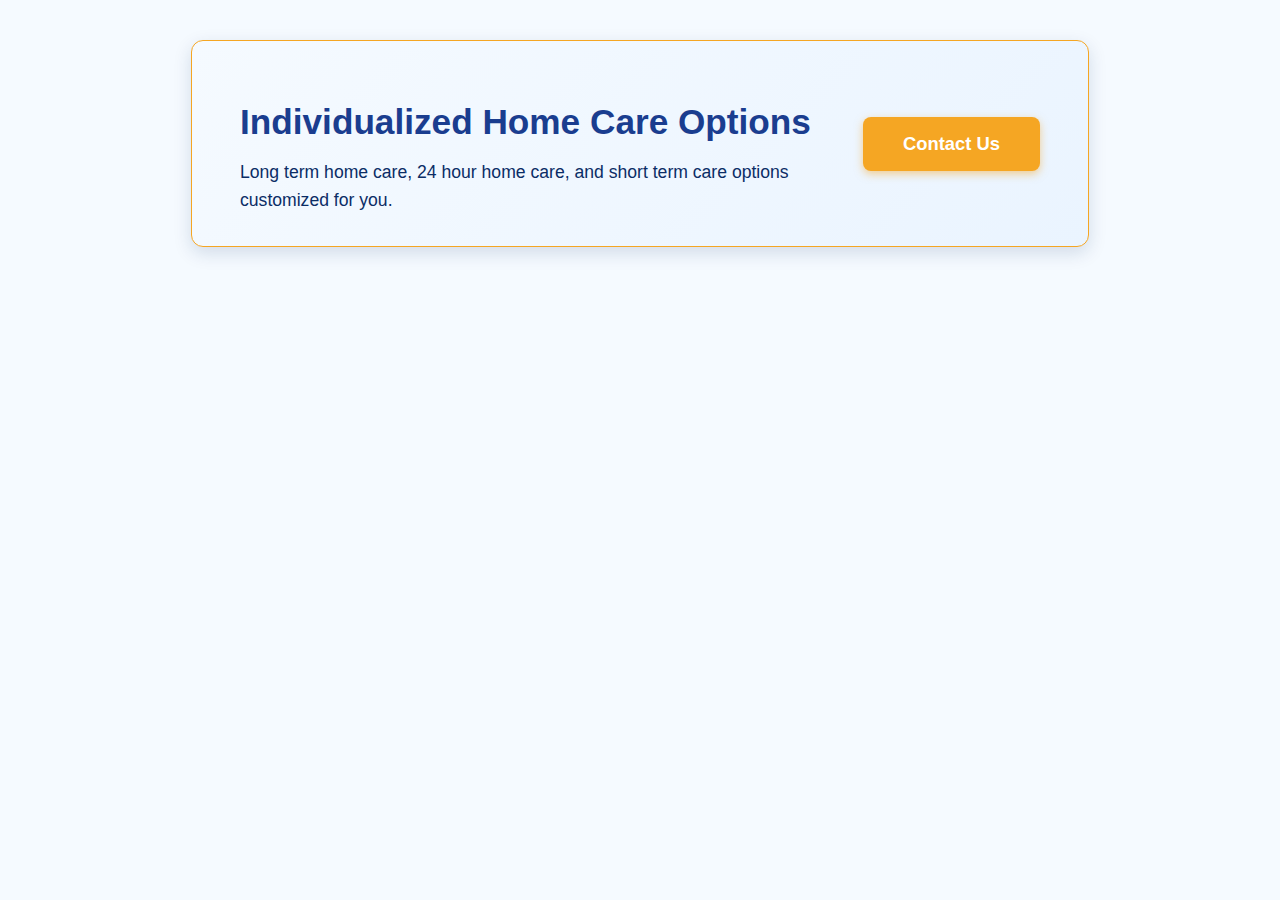
<file: asdfasdf.html>
<!DOCTYPE html>
<html lang="en">
<head>
  <meta charset="UTF-8" />
  <meta name="viewport" content="width=device-width, initial-scale=1" />
  <title>Balanced Home Care Layout</title>
  <style>
    :root {
      --light_one: #f5faff;
      --light_five: #f5a623;
      --dark_one: #0b2d66;
      --dark_two: #1a3d8f;
      --dark_three: #d35400;
    }

    body {
      background: var(--light_one);
      font-family: Arial, sans-serif;
      padding: 2rem;
      color: var(--dark_one);
      display: flex;
      justify-content: center;
    }

    .home-care-container {
      background: white;
      max-width: 800px;
      width: 100%;
      border-radius: 12px;
      box-shadow: 0 6px 18px rgba(11, 45, 102, 0.15);
      padding: 2rem 3rem; /* equal top and bottom padding */
      display: flex;
      align-items: center;
      gap: 3rem;
      background-image: linear-gradient(135deg, #f5faff 0%, #eaf4ff 100%);
      border: 1px solid var(--light_five);
    }

    .home-care-text {
      flex: 1;
      text-align: left;
    }

    .home-care-text h2 {
      font-size: 2.2rem;
      margin-bottom: 1rem;
      color: var(--dark_two);
    }

    .home-care-text p {
      font-size: 1.1rem;
      line-height: 1.6;
      color: var(--dark_one);
      margin: 0;
    }

    .contact-btn-container {
      flex-shrink: 0;
    }

    .contact-btn {
      background-color: var(--light_five);
      color: white;
      font-weight: 700;
      padding: 1rem 2.5rem;
      border-radius: 8px;
      text-decoration: none;
      user-select: none;
      cursor: pointer;
      transition: background-color 0.3s ease;
      font-size: 1.15rem;
      box-shadow: 0 3px 8px rgba(245, 166, 35, 0.5);
      display: inline-block;
    }

    .contact-btn:hover,
    .contact-btn:focus {
      background-color: var(--dark_three);
      outline: none;
      box-shadow: 0 5px 15px rgba(211, 84, 0, 0.7);
    }

    @media (max-width: 700px) {
      .home-care-container {
        flex-direction: column;
        padding: 1.5rem;
        gap: 1.5rem;
        text-align: center;
      }

      .home-care-text h2 {
        font-size: 1.8rem;
        text-align: center;
      }

      .home-care-text p {
        font-size: 1rem;
        text-align: center;
      }

      .contact-btn {
        width: 100%;
        font-size: 1rem;
      }
    }
  </style>
</head>
<body>
  <section class="home-care-container">
    <div class="home-care-text">
      <h2>Individualized Home Care Options</h2>
      <p>
        Long term home care, 24 hour home care, and short term care options customized for you.
      </p>
    </div>
    <div class="contact-btn-container">
      <a href="contact.html" class="contact-btn">Contact Us</a>
    </div>
  </section>
</body>
</html>
</file>
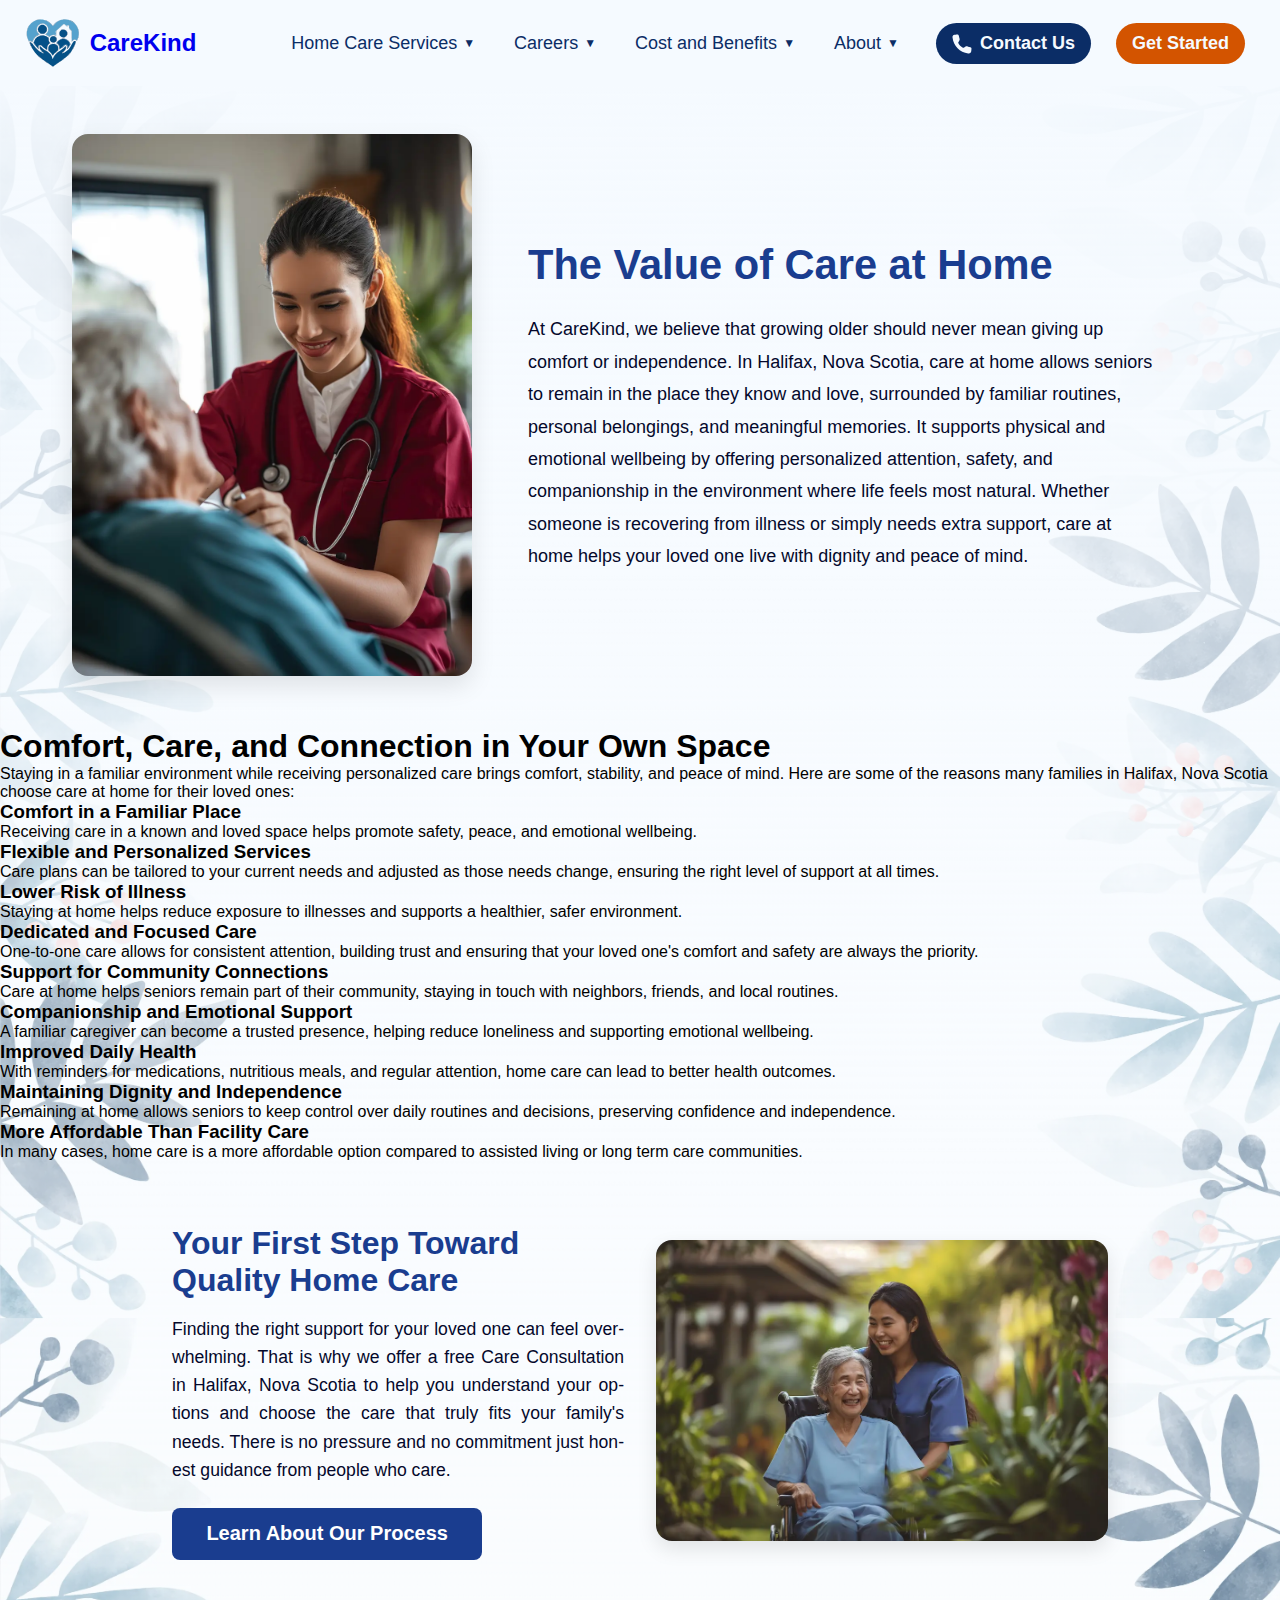
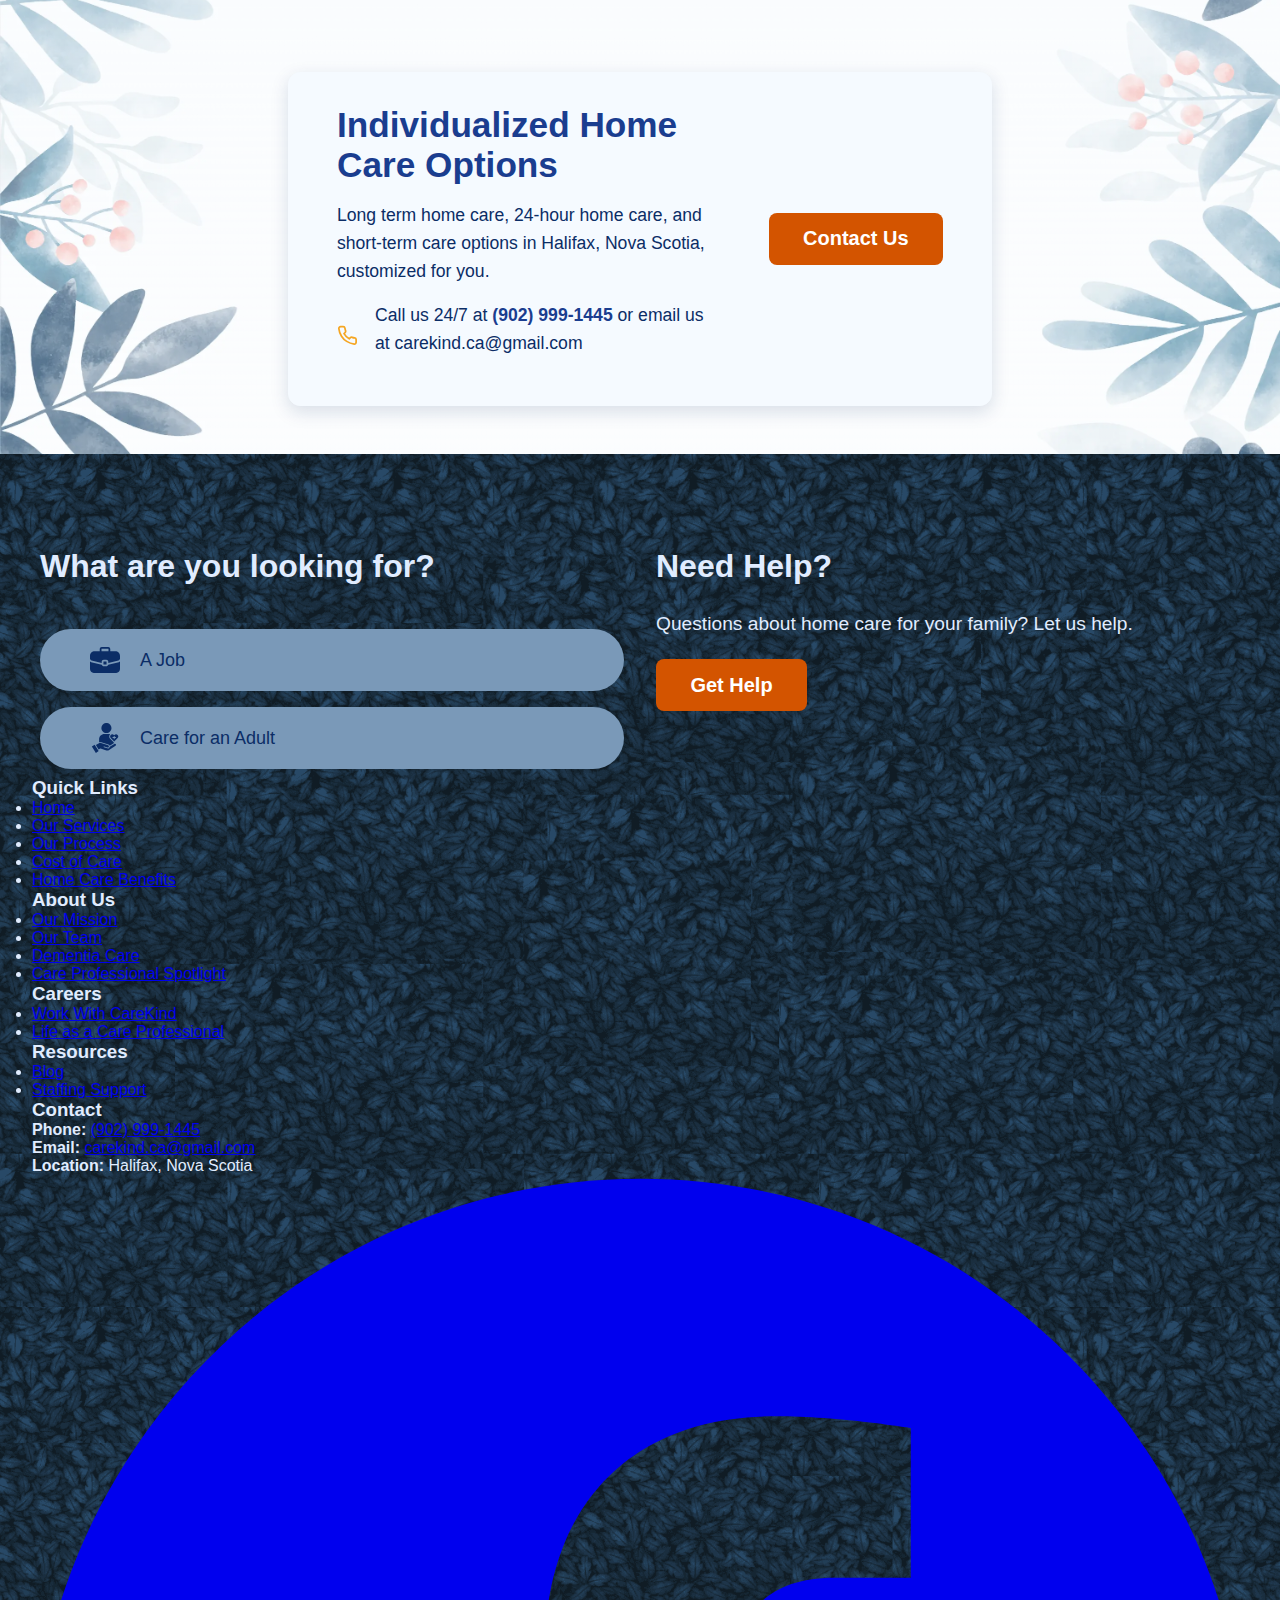
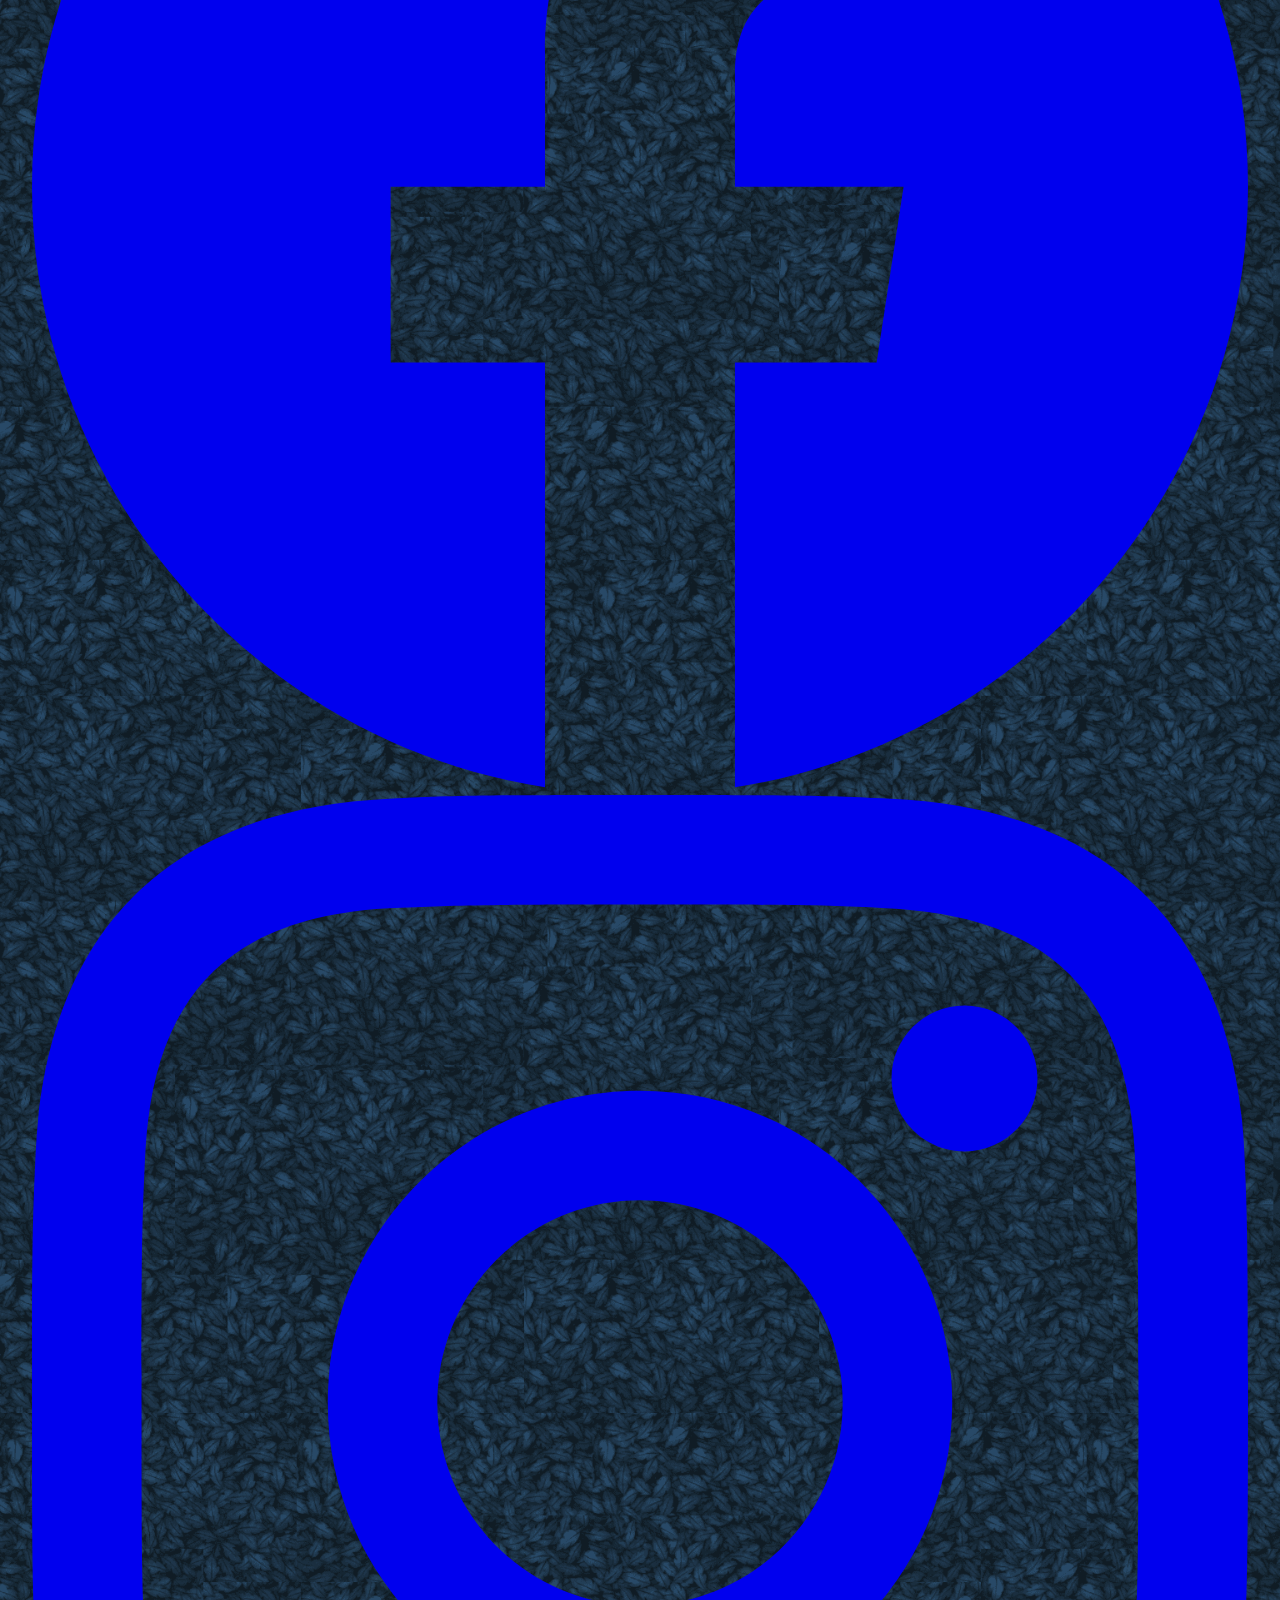
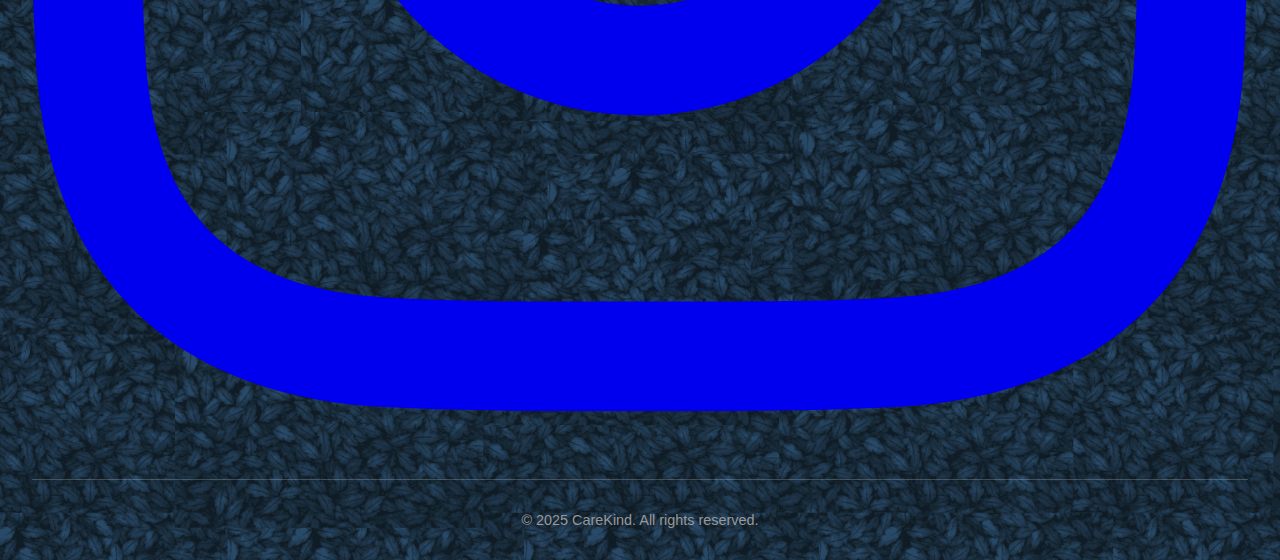
<file: benefits.html>
<!DOCTYPE html>
<html lang="en">

<head>
  <meta charset="UTF-8" />
  <meta name="viewport" content="width=device-width, initial-scale=1.0" />
  <title>CareKind - Benefits of Home Care</title>
  <link rel="stylesheet" href="styles.css" />
  <link rel="icon" href="images/favicon.ico" type="image/x-icon" />

  <meta name="description"
    content="Discover the benefits of home care for aging adults in Halifax, Nova Scotia. CareKind offers compassionate in-home support that promotes independence, safety, and quality of life." />
  <meta name="keywords"
    content="home care Halifax, senior care Halifax, in-home care Nova Scotia, caregiver services, aging in place, CareKind Home Care" />
  <meta name="author" content="CareKind Home Care" />

  <meta property="og:title" content="CareKind - Benefits of Home Care" />
  <meta property="og:description"
    content="Explore how in-home senior care with CareKind can improve quality of life, independence, and safety for your loved ones." />
  <meta property="og:type" content="website" />
  <meta property="og:url" content="https://carekind.ca/benefits" />
  <meta property="og:image" content="https://carekind.ca/images/logo.png" />
  <meta property="og:site_name" content="CareKind Home Care" />
  <meta property="og:locale" content="en_CA" />

  <meta name="twitter:card" content="summary_large_image" />
  <meta name="twitter:title" content="CareKind - Benefits of Home Care" />
  <meta name="twitter:description"
    content="Learn how personalized home care services from CareKind can support seniors to live comfortably and safely in Halifax." />
  <meta name="twitter:image" content="https://carekind.ca/images/logo.png" />

  <script type="application/ld+json">
    {
      "@context": "https://schema.org",
      "@type": "LocalBusiness",
      "name": "CareKind Home Care",
      "image": "https://carekind.ca/images/logo.png",
      "url": "https://carekind.ca",
      "telephone": "+1-902-999-1445",
      "address": {
        "@type": "PostalAddress",
        "addressLocality": "Halifax",
        "addressRegion": "NS",
        "addressCountry": "CA"
      },
      "description": "CareKind Home Care provides personalized, compassionate in-home senior care services in Halifax, Nova Scotia. We help older adults remain independent and supported with dignity."
    }
  </script>
</head>

<body>
  <header class="navv">
    <div class="navbar">
      <div class="container">
        <div class="brand">
          <img src="images/logo.svg" alt="CareKind Logo" class="logo" />
          <a href="index.html" class="brandtext">CareKind</a>
        </div>
        <nav>
          <div class="dropdown">
            <button class="dropbtn">
              Home Care Services<span class="arrow">&#9660;</span>
            </button>
            <div class="dropdown-content">
              <a href="services.html">Types of Home Care</a>
              <a href="cognitive.html">Alzheimers and Dementia Care</a>
              <a href="process.html">Our Process</a>
            </div>
          </div>

          <div class="dropdown">
            <button class="dropbtn">
              Careers <span class="arrow">&#9660;</span>
            </button>
            <div class="dropdown-content">
              <a href="career.html">Work With Carekind</a>
              <a href="experience.html">Life as a Care Professional</a>
              <a href="spotlight.html">Care Professional Spotlight</a>
            </div>
          </div>

          <div class="dropdown">
            <button class="dropbtn">
              Cost and Benefits <span class="arrow">&#9660;</span>
            </button>
            <div class="dropdown-content">
              <a href="cost.html">Cost of Care</a>
              <a href="benefits.html">Home Care Benefits</a>
            </div>
          </div>

          <div class="dropdown">
            <button class="dropbtn">
              About <span class="arrow">&#9660;</span>
            </button>
            <div class="dropdown-content">
              <a href="team.html">Our Team</a>
              <a href="mission.html">Our Mission</a>
            </div>
          </div>

          <a href="tel:9029991445" class="call-button nav-call">
            <svg viewBox="0 0 100 100" class="option-icon">
              <path
                d="M92.134 66.144c3.468.867 5.662 4.054 5.301 7.691l-1.088 11.433c-.582 9.684-7.217 13.406-15.623 11.914C39.212 92.105 7.886 60.824 2.796 19.254.416 2.16 14.201 3.904 26.143 2.544c3.66-.385 6.817 1.826 7.684 5.293l2.995 11.908c.845 3.881 3.092 8.549.107 12.343l-5.046 8.587c-1.024 1.456-1.21 3.133-.553 4.512 4.988 10.444 12.993 18.54 23.248 23.564 1.356.68 3.062.507 4.385-.44l9.047-5.353c3.689-2.88 8.42-.628 12.252.197z" />
            </svg>
            Contact Us
          </a>
          <a href="#" class="call-button get-started-btn">Get Started</a>
        </nav>

        <div class="overlay" id="overlay"></div>
        <div class="slide-panel" id="slidePanel">
          <span class="close-slide" id="closeSlide">&times;</span>

          <div class="step active" id="step1">
            <h2 class="question">What are you looking for?</h2>
            <a href="#" class="option-btn" data-next="jobForm">
              <svg viewBox="0 0 512 512" class="option-icon">
                <path
                  d="M277.131 280.54h-42.262a5.149 5.149 0 0 0-5.143 5.143v42.452a5.149 5.149 0 0 0 5.143 5.143h42.262a5.149 5.149 0 0 0 5.143-5.143v-42.452a5.149 5.149 0 0 0-5.143-5.143z">
                </path>
                <path
                  d="M433.013 106.981h-87.165V70.508c0-19.059-15.654-34.564-34.896-34.564H201.048c-19.242 0-34.896 15.505-34.896 34.564v36.474H78.987C35.434 106.981 0 142.415 0 185.969v47.341c2.932 14.277 13.24 26.028 27.505 30.593l172.13 42.067v-20.286c0-19.428 15.806-35.234 35.234-35.234h42.262c19.428 0 35.234 15.806 35.234 35.234v20.286l172.13-42.067c14.265-4.565 24.573-16.316 27.505-30.593v-47.341c0-43.554-35.434-78.988-78.987-78.988zm-117.257.001H196.244V70.508c0-2.55 2.065-4.473 4.804-4.473h109.904c2.739 0 4.804 1.923 4.804 4.473v36.474z">
                </path>
                <path
                  d="M492.981 292.778c-.288.089-.578.169-.87.24L311.166 337.24c-4.024 15.028-17.755 26.129-34.035 26.129h-42.262c-16.28 0-30.011-11.101-34.035-26.129L19.889 293.018a16.47 16.47 0 0 1-.87-.24A71.33 71.33 0 0 1 0 283.643v127.893c0 35.576 28.943 64.52 64.52 64.52h382.96c35.576 0 64.52-28.943 64.52-64.52V283.643a71.33 71.33 0 0 1-19.019 9.135z">
                </path>
              </svg>A job</a>
            <a href="#" class="option-btn" data-next="careForm">
              <svg viewBox="0 0 512 512" class="option-icon">
                <path
                  d="m138.824 465.678 9.04 14.173-47.502 30.294-68.574-107.516 47.481-30.294 59.407 93.109c.011.021.021.053.032.075.042.052.073.106.116.159zm275.929-108.9-77.402 49.61c-2.012 9.488-7.613 17.868-15.429 22.851-5.111 3.258-10.946 4.909-17.059 4.909-3.812 0-7.741-.639-11.67-1.938l-55.754-18.432c-3.961-1.31-6.112-5.59-4.802-9.562a7.559 7.559 0 0 1 9.551-4.802l55.754 18.432c5.995 1.981 11.319 1.523 15.855-1.363 4.877-3.109 8.37-8.977 9.104-15.291.032-.298.085-.575.16-.852.256-8.348-5.132-16.164-13.119-18.805L187.561 341.05c-11.915-3.94-23.362-2.641-34.043 3.876l-53.156 32.339 47.214 74.005 26.248-15.962a7.575 7.575 0 0 1 6.304-.713l100.765 33.308c13.534 4.494 27.036 2.79 39.037-4.909l115.47-74.005c8.87-5.686 11.468-17.559 5.793-26.461-5.697-8.859-17.56-11.447-26.44-5.75zm68.159-125.852c0 10.148-3.929 19.657-11.064 26.78l-58.917 58.949-58.917-58.949c-14.758-14.758-14.758-38.792 0-53.582 7.113-7.113 16.633-11.032 26.78-11.032 10.158 0 19.678 3.919 26.791 11.042a7.564 7.564 0 0 0 10.691 0c14.78-14.758 38.824-14.758 53.582 0 7.125 7.125 11.054 16.644 11.054 26.792zm-38.898 16.515c0-4.185-3.386-7.571-7.56-7.571h-15.962v-15.951c0-4.174-3.386-7.56-7.56-7.56s-7.56 3.386-7.56 7.56v15.951h-15.919a7.566 7.566 0 0 0-7.571 7.571c0 4.174 3.386 7.56 7.571 7.56h15.919v15.919c0 4.174 3.386 7.56 7.56 7.56s7.56-3.386 7.56-7.56v-15.919h15.962a7.56 7.56 0 0 0 7.56-7.56zM192.31 326.697l122.381 40.474a34.23 34.23 0 0 1 21.808 21.797l68.873-44.148v-14.333l-62.058-62.09c-20.647-20.647-20.647-54.274 0-74.953v-.011a63.278 63.278 0 0 1 1.938-1.842c-9.583-3.375-19.731-5.143-29.932-5.143h-69.81c-49.653 0-90.052 40.389-90.052 90.042v50.718c11.765-4.441 24.319-4.664 36.852-.511zm88.104-155.38c47.481 0 86.102-38.621 86.102-86.102 0-47.459-38.621-86.07-86.102-86.07-47.459 0-86.07 38.611-86.07 86.07 0 47.481 38.611 86.102 86.07 86.102z">
                </path>
              </svg>Care for an adult</a>
          </div>

          <div class="step" id="jobForm">
            <a href="#" class="back-arrow" data-back="step1" aria-label="Back">
              <img src="images/back-arrow.svg" alt="Back" class="back-icon" />
            </a>
            <h2 class="question2">Apply to be a caregiver</h2>
            <form id="jobFormFields">
              <div class="form-group">
                <input type="text" name="First Name" placeholder=" " required />
                <label>First Name</label>
              </div>
              <div class="form-group">
                <input type="text" name="Last Name" placeholder=" " required />
                <label>Last Name</label>
              </div>
              <div class="form-group">
                <input type="tel" name="Phone Number" placeholder=" " required />
                <label>Phone Number</label>
              </div>
              <div class="form-group">
                <input type="email" name="Email" placeholder=" " required />
                <label>Email</label>
              </div>
              <div class="form-group">
                <select name="Applied For" required>
                  <option value="" disabled selected hidden></option>
                  <option value="Caregiver">Caregiver</option>
                  <option value="Person Support Worker">Person Support Worker</option>
                  <option value="Continuing Care Assistance (CCA) - Home Care">Continuing Care Assistance (CCA) - Home
                    Care</option>
                </select>
                <label>What job do you want to apply for?</label>
              </div>
              <div class="form-group">
                <select name="Work Experience" required>
                  <option value="" disabled selected hidden></option>
                  <option value="No experience">No experience</option>
                  <option value="1-6 months">1-6 months</option>
                  <option value="6-12 months">6-12 months</option>
                  <option value="1-2 years">1-2 years</option>
                  <option value="2-3 years">2-3 years</option>
                  <option value="3-4 years">3-4 years</option>
                  <option value="4-5 years">4-5 years</option>
                  <option value="5-10 years">5-10 years</option>
                  <option value="10+ years">10+ years</option>
                </select>
                <label>How much work experience do you have?</label>
              </div>
              <label class="affirmation-checkbox">
                <input type="checkbox" name="identityDocs" required />
                <span>
                  I have documents that establish my identity and eligibility to work in Canada.
                </span>
              </label>
              <label class="affirmation-checkbox">
                <input type="checkbox" name="englishAffirmation" required />
                <span>
                  I can conduct business in written and spoken English.
                </span>
              </label>
              <button type="submit">Submit</button>
              <p class="submit-note">
                By clicking "Submit," you agree to our <a href="#">Privacy Policy</a>.
              </p>
            </form>
          </div>

          <div class="step" id="careForm">
            <a href="#" class="back-arrow" data-back="step1" aria-label="Back">
              <img src="images/back-arrow.svg" alt="Back" class="back-icon" />
            </a>
            <h2 class="question">Who needs care?</h2>
            <a href="#" class="option-btn" data-next="careNeeds" name="A loved One">
              <svg viewBox="0 0 512 512" class="option-icon">
                <path
                  d="M469.113 82.57C469.113 36.97 431.008 0 384 0s-85.113 36.969-85.113 82.57c0 45.602 38.105 82.57 85.113 82.57s85.113-36.968 85.113-82.57zM384 179.543c-9.074 0-17.926.953-26.465 2.746a92.635 92.635 0 0 1 6.996 6.813c16.117 17.484 24.996 40.55 24.996 64.957 0 29.539-14.394 51.144-26.933 66.664-.809 1.004-84.535 82.293-84.535 82.293-6.149 5.96-14.098 8.953-22.059 8.984-.04 0-.082.004-.121.004a31.78 31.78 0 0 1-22.234-9.04s-86.594-84.405-87.243-85.167c-15.437-17.348-23.93-39.934-23.93-63.738 0-24.407 8.88-47.473 24.997-64.957a92.635 92.635 0 0 1 6.996-6.813A128.676 128.676 0 0 0 128 179.543c-70.691 0-128 57.309-128 128v104.129c0 5.52 4.477 10 10 10h492c5.523 0 10-4.48 10-10V307.543c0-70.691-57.309-128-128-128zM213.113 82.57C213.113 36.97 175.008 0 128 0S42.887 36.969 42.887 82.57c0 45.602 38.105 82.57 85.113 82.57s85.113-36.968 85.113-82.57zm0 0">
                </path>
                <path
                  d="M154.34 254.059c0 16.82 6.265 32.035 16.375 43.113l-.008.008 78.207 76.175a10.007 10.007 0 0 0 13.941.016l74.95-72.676c10.812-13.383 19.855-27.96 19.855-46.636 0-26.508-14.082-61.317-56.531-61.317-15.566 0-29.664 6.832-39.89 17.875a60.671 60.671 0 0 0-5.239 6.524 60.72 60.72 0 0 0-5.367-6.653c-10.211-10.968-24.258-17.746-39.766-17.746-37.101 0-56.527 34.809-56.527 61.317zm0 0">
                </path>
              </svg>A parent or loved one</a>
            <a href="#" class="option-btn" data-next="careNeeds" name="Self">
              <svg viewBox="0 0 512 512" class="option-icon">
                <path
                  d="M210.352 246.633c33.882 0 63.222-12.153 87.195-36.13 23.973-23.972 36.125-53.304 36.125-87.19 0-33.876-12.152-63.211-36.129-87.192C273.566 12.152 244.23 0 210.352 0c-33.887 0-63.22 12.152-87.192 36.125s-36.129 53.309-36.129 87.188c0 33.886 12.156 63.222 36.133 87.195 23.977 23.969 53.313 36.125 87.188 36.125zM426.129 393.703c-.692-9.976-2.09-20.86-4.149-32.351-2.078-11.579-4.753-22.524-7.957-32.528-3.308-10.34-7.808-20.55-13.37-30.336-5.774-10.156-12.555-19-20.165-26.277-7.957-7.613-17.699-13.734-28.965-18.2-11.226-4.44-23.668-6.69-36.976-6.69-5.227 0-10.281 2.144-20.043 8.5a2711.03 2711.03 0 0 1-20.879 13.46c-6.707 4.274-15.793 8.278-27.016 11.903-10.949 3.543-22.066 5.34-33.039 5.34-10.972 0-22.086-1.797-33.047-5.34-11.21-3.622-20.296-7.625-26.996-11.899-7.77-4.965-14.8-9.496-20.898-13.469-9.75-6.355-14.809-8.5-20.035-8.5-13.313 0-25.75 2.254-36.973 6.7-11.258 4.457-21.004 10.578-28.969 18.199-7.605 7.281-14.39 16.12-20.156 26.273-5.558 9.785-10.058 19.992-13.371 30.34-3.2 10.004-5.875 20.945-7.953 32.524-2.059 11.476-3.457 22.363-4.149 32.363A438.821 438.821 0 0 0 0 423.949c0 26.727 8.496 48.363 25.25 64.32 16.547 15.747 38.441 23.735 65.066 23.735h246.532c26.625 0 48.511-7.984 65.062-23.734 16.758-15.946 25.254-37.586 25.254-64.325-.004-10.316-.351-20.492-1.035-30.242zm0 0">
                </path>
              </svg>Me</a>
          </div>
          <div class="step" id="careNeeds">
            <a href="#" class="back-arrow" data-back="careForm" aria-label="Back">
              <img src="images/back-arrow.svg" alt="Back" class="back-icon" />
            </a>
            <h2 class="question">What kinds of assistance are needed?</h2>
            <label class="mcq-btn">
              <svg viewBox="0 0 512 512" class="option-icon">
                <path
                  d="M437.852 43.198C429.36 34.688 418.066 30 406.05 30h-19.945v20c0 22.056-17.924 40-39.956 40h-179.8c-22.032 0-39.956-17.944-39.956-40V30h-20.011c-24.758 0-44.922 20.164-44.95 44.95l-.432 392c-.014 12.029 4.656 23.341 13.147 31.852C82.64 507.313 93.934 512 105.95 512h299.667c24.758 0 44.923-20.164 44.95-44.95l.433-392c.014-12.029-4.656-23.341-13.148-31.852zM261.094 180h106.453c8.275 0 14.983 6.716 14.983 15s-6.708 15-14.983 15H261.094c-8.275 0-14.983-6.716-14.983-15s6.708-15 14.983-15zm0 100h106.453c8.275 0 14.983 6.716 14.983 15s-6.708 15-14.983 15H261.094c-8.275 0-14.983-6.716-14.983-15s6.708-15 14.983-15zm0 100h106.881c8.275 0 14.983 6.716 14.983 15s-6.708 15-14.983 15H261.094c-8.275 0-14.983-6.716-14.983-15s6.708-15 14.983-15zM133.431 180.592c5.852-5.858 15.338-5.858 21.19 0l8.147 8.157 34.554-34.592c5.852-5.857 15.338-5.859 21.189 0 5.851 5.857 5.851 15.355 0 21.213l-45.149 45.198a14.972 14.972 0 0 1-21.19 0l-18.742-18.764c-5.851-5.857-5.851-15.355.001-21.212zm0 107.637c5.852-5.858 15.338-5.858 21.19 0l8.147 8.156 34.554-34.592c5.851-5.857 15.338-5.857 21.189 0s5.851 15.355 0 21.213l-45.149 45.199a14.974 14.974 0 0 1-21.19 0l-18.742-18.764c-5.851-5.857-5.851-15.354.001-21.212zm0 100c5.852-5.858 15.338-5.858 21.19 0l8.147 8.156 34.554-34.592c5.851-5.857 15.338-5.857 21.189 0s5.851 15.355 0 21.213l-45.149 45.199a14.974 14.974 0 0 1-21.19 0l-18.742-18.764c-5.851-5.857-5.851-15.354.001-21.212z">
                </path>
                <path
                  d="M156.361 50c0 5.523 4.472 10 9.989 10h179.8c5.517 0 9.989-4.477 9.989-10V10c0-5.523-4.472-10-9.989-10h-179.8c-5.517 0-9.989 4.477-9.989 10z">
                </path>
              </svg>
              <input type="checkbox" name="Everyday Tasks" />
              <span>Everyday tasks</span>
            </label>
            <label class="mcq-btn">
              <svg viewBox="0 0 512 512" class="option-icon">
                <circle cx="133.667" cy="44.795" r="44.793" transform="rotate(-45 133.669 44.823)"></circle>
                <path
                  d="m247.973 200.177 11.45 34.505 6.367 1.603a20.5 20.5 0 0 0 5.003.623c.045 0 .09-.005.135-.006v-14.996a44.914 44.914 0 0 1 7.236-24.482c-.776-.3-1.57-.571-2.398-.78l-36.65-9.224a27.377 27.377 0 0 1 8.857 12.757zM489.114 464.248h-17.351c8.434-5.468 12.666-16.003 9.698-26.144l-29.362-100.318a23.346 23.346 0 0 0-22.406-16.789h-38.839V293.18l54.176-24.922c9.762-4.49 14.035-16.044 9.544-25.806-4.49-9.761-16.044-14.035-25.806-9.544l-37.914 17.441v-28.443c0-18.33-14.859-33.19-33.19-33.19h-41.546c-18.33 0-33.19 14.859-33.19 33.19v20.396l22.977-16.87-37.44 41.61c-6.369 7.079-6.679 17.728-.731 25.164l53.963 67.478a19.766 19.766 0 0 0 1.595 1.761v24.019a31.159 31.159 0 0 1 14.919 0v-18.529a19.355 19.355 0 0 0 10.831-4.208c8.392-6.711 9.754-18.954 3.043-27.345l-43.653-54.585 26.398-29.339-14.749 25.293 25.676 32.106c52.929 7.393 92.966 52.874 92.966 106.925 0 10.043-1.383 19.768-3.961 29l1.884 6.438a23.243 23.243 0 0 0 9.721 13.028h-19.153a108.447 108.447 0 0 1-17.291 24.864h79.188c6.866 0 12.432-5.566 12.432-12.432s-5.562-12.432-12.429-12.432zM343.628 176.717c.102.008.201.022.303.029 23.864 1.693 44.476-16.298 46.161-40.043 1.69-23.805-16.238-44.472-40.043-46.161-23.805-1.69-44.472 16.238-46.161 40.043-1.682 23.703 16.088 44.288 39.74 46.132zM273.315 324.395l-3.741-11.274-14.477-18.103c-6.961-8.704-7.156-20.632-1.299-29.441l-4.46-13.443a34.835 34.835 0 0 1-4.981 22.083 34.843 34.843 0 0 1-10.327 10.734l18.678 56.291a108.786 108.786 0 0 1 20.607-16.847zM209.832 211.885l23.054 14.183a34.837 34.837 0 0 1 11.778 11.981l-10.992-33.126c-2.163-6.517-9.2-10.046-15.715-7.884-6.229 2.066-9.715 8.583-8.125 14.846z" />
                <path
                  d="M359.425 325.947c.385.806 12.615 12.342 7.254 30.44a69.971 69.971 0 0 1 20.093 18.439l-33.512 19.348a31.222 31.222 0 0 1 7.475 12.911l33.512-19.348c3.806 8.583 5.938 18.068 5.938 28.046s-2.132 19.463-5.938 28.046l-33.512-19.348a31.222 31.222 0 0 1-7.475 12.911l33.512 19.348c-11.258 15.357-28.661 25.935-48.561 28.071v-38.709a31.15 31.15 0 0 1-14.919 0v38.709c-19.9-2.136-37.302-12.714-48.56-28.071l33.512-19.348a31.222 31.222 0 0 1-7.475-12.911l-33.512 19.348c-3.806-8.583-5.938-18.068-5.938-28.046s2.132-19.462 5.938-28.046l33.512 19.348a31.222 31.222 0 0 1 7.475-12.911l-33.512-19.348a69.867 69.867 0 0 1 26.646-21.937l-15.856-19.827c-29.216 16.039-49.067 47.104-49.067 82.72 0 51.996 42.302 94.298 94.297 94.298 51.996 0 94.298-42.302 94.298-94.298-.001-42.001-27.606-77.672-65.625-89.835z" />
                <circle cx="330.752" cy="415.783" r="21.279" />
                <path
                  d="m225.255 238.47-64.572-39.726-18.377-52.76 25.023 39.751 27.714 17.05c2.058-9.085 8.681-16.902 18.168-20.05 1.198-.398 2.404-.7 3.611-.927l-11.291-2.842-27.417-31.582.554-8.289c1.115-16.674-11.499-31.095-28.173-32.21l-53.841-3.6c-16.674-1.115-31.095 11.499-32.21 28.173L54.378 286.383s2.921 58.824 4.333 87.216L10.929 475.346c-5.698 12.289-.355 26.869 11.933 32.567 12.285 5.697 26.868.356 32.567-11.933l50.329-107.239a24.52 24.52 0 0 0 2.245-11.538l-4.363-87.526 11.056.739 27.138 80.702 10.299 116.678c1.115 12.769 11.823 22.395 24.405 22.394 14.489 0 25.705-12.396 24.46-26.66l-10.552-119.59a24.501 24.501 0 0 0-1.187-5.685l-21.622-64.299 2.31-24.422-49.653-30.547c-5.537-3.407-8.882-9.141-9.571-15.135l-7.019-64.423 20.771 59.633a20.442 20.442 0 0 0 8.591 10.685l70.771 43.539c9.575 5.889 22.178 2.956 28.117-6.698 5.915-9.615 2.916-22.203-6.699-28.118z" />
              </svg>
              <input type="checkbox" name="Mobility" />
              <span>Mobility</span>
            </label>
            <label class="mcq-btn">
              <svg viewBox="0 0 64 64" class="option-icon">
                <path
                  d="M57.91 35.43c5.072-6.015.254-12.395-6.72-18.73a8.312 8.312 0 0 1-6.07 5.8.998.998 0 0 1-.29-1.95 6.74 6.74 0 0 0 4.68-5.29 27.016 27.016 0 0 0-9.22-5.18c-2.928 2.569-6.137 6.52-3.37 11.96a.998.998 0 0 1-1.75.96c-3.048-5.918-.281-10.237 2.83-13.53a27.876 27.876 0 0 0-18.78 3.03 9.165 9.165 0 0 1 6.21 2.9 1 1 0 1 1-1.4 1.43c-3.995-4.243-9.959-2.177-12.38 2.55-3.223 5.77-.625 8.933 3.58 9.69a1 1 0 0 1-.27 1.98c-.18-.02-4.39-.64-6.08-3.95a5.756 5.756 0 0 1-.37-.89c-3.53 4.46-3.3 7.94.58 12.01a4.341 4.341 0 0 0 4.29 1.33c3.144-.795 7.396-2.555 8.27-4.82.804-1.997-.93-2.193.38-3.32 1.709-.767 2.244 2.153 1.5 4.02-.683 1.935-3.347 3.804-5.69 4.71a7.365 7.365 0 0 0 3.2 4.06c3.17 1.96 7.4 1.56 9.19 1.08a1.529 1.529 0 0 1 1.4.31 9.717 9.717 0 0 0 4.14 2.1 2.599 2.599 0 0 1 1.63 1.01l4.17 5.98a1.01 1.01 0 0 0 .82.43h3.49a1.003 1.003 0 0 0 1-1v-4.07c8.374-1.982 13.838-5.919 10.85-13.43a1.067 1.067 0 0 1 .18-1.18zm-9.7-6.81 4.07-.93a1 1 0 0 1 .45 1.95l-4.07.93a.859.859 0 0 1-.22.02 1 1 0 0 1-.23-1.97zm-7.75 5.22c1.055-1.942 2.091-6.127-1.06-7.45a1 1 0 0 1-.46-1.34c1.243-1.88 4.2 1.747 4.35 3 .71 2.46-.33 5.22-1.01 6.63a11.902 11.902 0 0 1 4.66 6.43 1.003 1.003 0 1 1-1.89.67c-2.609-7.844-8.953-7.105-12.92-4.72a1.003 1.003 0 0 1-1.08-1.69c.2-.12 4.83-3.02 9.41-1.53zm-17.9-7.96c-1.005-.103-4.125-.098-3.66-1.85a1 1 0 0 1 1.27-.61 5.118 5.118 0 0 0 7.09-3.3 1.003 1.003 0 0 1 1.92.58 8.697 8.697 0 0 1-1.66 2.9 4.498 4.498 0 0 0 1.51 2.47 3.78 3.78 0 0 0 2.98.56 1 1 0 0 1 1.15.83 1.013 1.013 0 0 1-.83 1.15 5.637 5.637 0 0 1-6.46-3.63 6.204 6.204 0 0 1-3.31.9z" />
              </svg>
              <input type="checkbox" name="Memory Care" />
              <span>Memory care</span>
            </label>
            <label class="mcq-btn">
              <svg viewBox="0 0 95 95" class="option-icon">
                <path
                  d="M95.6 46.3 74 8.5c-.6-1.3-2-2-3.5-2l-44.1-.3c-1.4 0-2.6.8-3.5 2L.6 45.6c-.8 1.3-.8 2.8 0 4l21.6 37.8c.6 1.3 2 2 3.5 2l44.1.4c1.4 0 2.6-.8 3.5-2l22.4-37.4c.4-1.1.4-2.5-.1-4.1zm-26.2 5.9H52.2v17c0 2.2-1.8 4-4 4s-4-1.8-4-4v-17H26.8c-2.2 0-4-1.8-4-4s1.8-4 4-4H44v-17c0-2.2 1.8-4 4-4s4 1.8 4 4v17h17.1c2.2 0 4 1.8 4 4s-1.5 4-3.7 4z" />
              </svg>
              <input type="checkbox" name="Other" />
              <span>Other</span>
            </label>
            <a href="#" class="option-btn" id="next" data-next="careRequest">Next</a>
          </div>

          <div class="step" id="careRequest">
            <a href="#" class="back-arrow" data-back="careNeeds" aria-label="Back">
              <img src="images/back-arrow.svg" alt="Back" class="back-icon" />
            </a>
            <h2 class="question2">Find care for a loved one</h2>
            <form id="careRequestForm">
              <div class="form-group">
                <input type="text" name="First Name" placeholder=" " required />
                <label>First Name</label>
              </div>
              <div class="form-group">
                <input type="text" name="Last Name" placeholder=" " required />
                <label>Last Name</label>
              </div>
              <div class="form-group">
                <input type="tel" name="Phone Number" placeholder=" " required />
                <label>Phone Number</label>
              </div>
              <div class="form-group">
                <input type="email" name="Email" placeholder=" " required />
                <label>Email</label>
              </div>
              <div class="form-group">
                <input type="text" name="Postal Code" placeholder=" " required />
                <label>Postal Code</label>
              </div>

              <button type="submit">Request a care consultation</button>
              <p class="submit-note">
                By clicking "Request a Care Consultation," you agree to our
                <a href="#" target="_blank" rel="noopener noreferrer">Privacy Policy</a>.
              </p>
            </form>
          </div>
        </div>

        <div class="hamburger" aria-expanded="false" role="button" tabindex="0">
          <div class="hamburger-icon"></div>
          <div class="hamburger-icon"></div>
          <div class="hamburger-icon"></div>
        </div>

        <span class="close-icon" aria-label="Close menu">&times;</span>
      </div>
    </div>
    <a href="tel:9029991445" class="call-button contact-bar">
      <svg viewBox="0 0 100 100" class="option-icon">
        <path
          d="M92.134 66.144c3.468.867 5.662 4.054 5.301 7.691l-1.088 11.433c-.582 9.684-7.217 13.406-15.623 11.914C39.212 92.105 7.886 60.824 2.796 19.254.416 2.16 14.201 3.904 26.143 2.544c3.66-.385 6.817 1.826 7.684 5.293l2.995 11.908c.845 3.881 3.092 8.549.107 12.343l-5.046 8.587c-1.024 1.456-1.21 3.133-.553 4.512 4.988 10.444 12.993 18.54 23.248 23.564 1.356.68 3.062.507 4.385-.44l9.047-5.353c3.689-2.88 8.42-.628 12.252.197z" />
      </svg>
      Contact Us
    </a>
  </header>
  <div id="page-content">
    <section class="services-hero-page">
      <div class="hero-text">
        <h1>The Value of Care at Home</h1>
        <p>At CareKind, we believe that growing older should never mean giving up comfort or independence. In Halifax,
          Nova Scotia, care at home allows seniors to remain in the place they know and love, surrounded by familiar
          routines, personal belongings, and meaningful memories. It supports physical and emotional wellbeing by
          offering personalized attention, safety, and companionship in the environment where life feels most natural.
          Whether someone is recovering from illness or simply needs extra support, care at home helps your loved one
          live with dignity and peace of mind.</p>
      </div>
      <div class="hero-image">
        <img class="float-left" src="images/benefits1.webp" alt="Elderly woman smiling with caregiver" />
      </div>
    </section>
    <div class="container4">
      <div class="benefits-hero-section">
        <h1 class="hero-title">Comfort, Care, and Connection in Your Own Space</h1>
        <p class="hero-subtitle">
          Staying in a familiar environment while receiving personalized care brings comfort, stability, and peace of
          mind. Here are some of the reasons many families in Halifax, Nova Scotia choose care at home for their loved
          ones:
        </p>
      </div>

      <div class="benefits-grid">
        <div class="benefit-card">
          <h3 class="benefit-title">Comfort in a Familiar Place</h3>
          <p class="benefit-description">Receiving care in a known and loved space helps promote safety, peace, and
            emotional wellbeing.</p>
        </div>

        <div class="benefit-card">
          <h3 class="benefit-title">Flexible and Personalized Services</h3>
          <p class="benefit-description">Care plans can be tailored to your current needs and adjusted as those needs
            change, ensuring the right level of support at all times.</p>
        </div>

        <div class="benefit-card">
          <h3 class="benefit-title">Lower Risk of Illness</h3>
          <p class="benefit-description">Staying at home helps reduce exposure to illnesses and supports a healthier,
            safer environment.</p>
        </div>

        <div class="benefit-card">
          <h3 class="benefit-title">Dedicated and Focused Care</h3>
          <p class="benefit-description">One-to-one care allows for consistent attention, building trust and ensuring
            that your loved one's comfort and safety are always the priority.</p>
        </div>

        <div class="benefit-card">
          <h3 class="benefit-title">Support for Community Connections</h3>
          <p class="benefit-description">Care at home helps seniors remain part of their community, staying in touch
            with neighbors, friends, and local routines.</p>
        </div>

        <div class="benefit-card">
          <h3 class="benefit-title">Companionship and Emotional Support</h3>
          <p class="benefit-description">A familiar caregiver can become a trusted presence, helping reduce loneliness
            and supporting emotional wellbeing.</p>
        </div>

        <div class="benefit-card">
          <h3 class="benefit-title">Improved Daily Health</h3>
          <p class="benefit-description">With reminders for medications, nutritious meals, and regular attention, home
            care can lead to better health outcomes.</p>
        </div>

        <div class="benefit-card">
          <h3 class="benefit-title">Maintaining Dignity and Independence</h3>
          <p class="benefit-description">Remaining at home allows seniors to keep control over daily routines and
            decisions, preserving confidence and independence.</p>
        </div>

        <div class="benefit-card">
          <h3 class="benefit-title">More Affordable Than Facility Care</h3>
          <p class="benefit-description">In many cases, home care is a more affordable option compared to assisted
            living or long term care communities.</p>
        </div>
      </div>
    </div>

    <section class="info-split-section">
      <div class="info-text">
        <h2>Your First Step Toward Quality Home Care</h2>
        <p>
          Finding the right support for your loved one can feel overwhelming. That is why we offer a free Care
          Consultation in Halifax, Nova Scotia to help you understand your options and choose the care that truly fits
          your family's needs. There is no pressure and no commitment just honest guidance from people who care.
        </p>
        <a href="process.html" class="cta-button3">Learn About Our Process</a>
      </div>
      <div class="info-image">
        <img class="float-right" src="images/process1.webp" alt="Elderly woman smiling with caregiver among nature">
      </div>
    </section>

    <section class="home-care-container">
      <div class="home-care-text">
        <h2>Individualized Home Care Options</h2>
        <p>
          Long term home care, 24-hour home care, and short-term care options in Halifax, Nova Scotia, customized for
          you.
        </p>
        <div class="contact-info">
          <p class="phone-number">
            <span class="phone-icon">
              <svg xmlns="http://www.w3.org/2000/svg" width="20" height="20" viewBox="0 0 23 23" fill="none"
                stroke="currentColor" stroke-width="2" stroke-linecap="round" stroke-linejoin="round">
                <path
                  d="M22 16.92v3a2 2 0 0 1-2.18 2 19.79 19.79 0 0 1-8.63-3.07 19.5 19.5 0 0 1-6-6 19.79 19.79 0 0 1-3.07-8.67A2 2 0 0 1 4.11 2h3a2 2 0 0 1 2 1.72 12.84 12.84 0 0 0 .7 2.81 2 2 0 0 1-.45 2.11L8.09 9.91a16 16 0 0 0 6 6l1.27-1.27a2 2 0 0 1 2.11-.45 12.84 12.84 0 0 0 2.81.7A2 2 0 0 1 22 16.92z">
                </path>
              </svg>
            </span>
            <span>Call us 24/7 at <a href="tel:9029991445">(902) 999-1445</a> or email us at carekind.ca@gmail.com</span>
          </p>
        </div>
      </div>
      <div class="contact-btn-container">
        <a href="tel:9029991445" class="cta-button2">Contact Us</a>
      </div>
    </section>

  </div>

  <footer class="leaf-footer" aria-label="Site footer">
    <div class="footer-inner">

      <div class="left-footer">
        <h2 class="question3">What are you looking for?</h2>
        <a href="#" class="option-btn" data-next="jobForm" id="footerApplyJobBtn" aria-label="Apply for a job">
          <svg viewBox="0 0 512 512" class="option-icon">
            <path
              d="M277.131 280.54h-42.262a5.149 5.149 0 0 0-5.143 5.143v42.452a5.149 5.149 0 0 0 5.143 5.143h42.262a5.149 5.149 0 0 0 5.143-5.143v-42.452a5.149 5.149 0 0 0-5.143-5.143z">
            </path>
            <path
              d="M433.013 106.981h-87.165V70.508c0-19.059-15.654-34.564-34.896-34.564H201.048c-19.242 0-34.896 15.505-34.896 34.564v36.474H78.987C35.434 106.981 0 142.415 0 185.969v47.341c2.932 14.277 13.24 26.028 27.505 30.593l172.13 42.067v-20.286c0-19.428 15.806-35.234 35.234-35.234h42.262c19.428 0 35.234 15.806 35.234 35.234v20.286l172.13-42.067c14.265-4.565 24.573-16.316 27.505-30.593v-47.341c0-43.554-35.434-78.988-78.987-78.988zm-117.257.001H196.244V70.508c0-2.55 2.065-4.473 4.804-4.473h109.904c2.739 0 4.804 1.923 4.804 4.473v36.474z">
            </path>
            <path
              d="M492.981 292.778c-.288.089-.578.169-.87.24L311.166 337.24c-4.024 15.028-17.755 26.129-34.035 26.129h-42.262c-16.28 0-30.011-11.101-34.035-26.129L19.889 293.018a16.47 16.47 0 0 1-.87-.24A71.33 71.33 0 0 1 0 283.643v127.893c0 35.576 28.943 64.52 64.52 64.52h382.96c35.576 0 64.52-28.943 64.52-64.52V283.643a71.33 71.33 0 0 1-19.019 9.135z">
            </path>
          </svg>
          A Job
        </a>
        <a href="#" class="option-btn carebutton" data-next="careForm" id="footerCareAdultBtn"
          aria-label="Request care for an adult">
          <svg viewBox="0 0 512 512" class="option-icon">
            <path
              d="m138.824 465.678 9.04 14.173-47.502 30.294-68.574-107.516 47.481-30.294 59.407 93.109c.011.021.021.053.032.075.042.052.073.106.116.159zm275.929-108.9-77.402 49.61c-2.012 9.488-7.613 17.868-15.429 22.851-5.111 3.258-10.946 4.909-17.059 4.909-3.812 0-7.741-.639-11.67-1.938l-55.754-18.432c-3.961-1.31-6.112-5.59-4.802-9.562a7.559 7.559 0 0 1 9.551-4.802l55.754 18.432c5.995 1.981 11.319 1.523 15.855-1.363 4.877-3.109 8.37-8.977 9.104-15.291.032-.298.085-.575.16-.852.256-8.348-5.132-16.164-13.119-18.805L187.561 341.05c-11.915-3.94-23.362-2.641-34.043 3.876l-53.156 32.339 47.214 74.005 26.248-15.962a7.575 7.575 0 0 1 6.304-.713l100.765 33.308c13.534 4.494 27.036 2.79 39.037-4.909l115.47-74.005c8.87-5.686 11.468-17.559 5.793-26.461-5.697-8.859-17.56-11.447-26.44-5.75zm68.159-125.852c0 10.148-3.929 19.657-11.064 26.78l-58.917 58.949-58.917-58.949c-14.758-14.758-14.758-38.792 0-53.582 7.113-7.113 16.633-11.032 26.78-11.032 10.158 0 19.678 3.919 26.791 11.042a7.564 7.564 0 0 0 10.691 0c14.78-14.758 38.824-14.758 53.582 0 7.125 7.125 11.054 16.644 11.054 26.792zm-38.898 16.515c0-4.185-3.386-7.571-7.56-7.571h-15.962v-15.951c0-4.174-3.386-7.56-7.56-7.56s-7.56 3.386-7.56 7.56v15.951h-15.919a7.566 7.566 0 0 0-7.571 7.571c0 4.174 3.386 7.56 7.571 7.56h15.919v15.919c0 4.174 3.386 7.56 7.56 7.56s7.56-3.386 7.56-7.56v-15.919h15.962a7.56 7.56 0 0 0 7.56-7.56zM192.31 326.697l122.381 40.474a34.23 34.23 0 0 1 21.808 21.797l68.873-44.148v-14.333l-62.058-62.09c-20.647-20.647-20.647-54.274 0-74.953v-.011a63.278 63.278 0 0 1 1.938-1.842c-9.583-3.375-19.731-5.143-29.932-5.143h-69.81c-49.653 0-90.052 40.389-90.052 90.042v50.718c11.765-4.441 24.319-4.664 36.852-.511zm88.104-155.38c47.481 0 86.102-38.621 86.102-86.102 0-47.459-38.621-86.07-86.102-86.07-47.459 0-86.07 38.611-86.07 86.07 0 47.481 38.611 86.102 86.07 86.102z">
            </path>
          </svg>
          Care for an Adult
        </a>
      </div>

      <div class="right-footer">
        <h2 class="question3">Need Help?</h2>
        <p>Questions about home care for your family? Let us help.</p>
        <a href="tel:9029991445" class="cta-button2" aria-label="Get Help by phone">Get Help</a>
      </div>
    </div>

    <div class="footer-inner2">
      <div class="footer-column">
        <h3>Quick Links</h3>
        <ul>
          <li><a href="index.html">Home</a></li>
          <li><a href="services.html">Our Services</a></li>
          <li><a href="process.html">Our Process</a></li>
          <li><a href="cost.html">Cost of Care</a></li>
          <li><a href="benefits.html">Home Care Benefits</a></li>
        </ul>
      </div>

      <div class="footer-column">
        <h3>About Us</h3>
        <ul>
          <li><a href="mission.html">Our Mission</a></li>
          <li><a href="team.html">Our Team</a></li>
          <li><a href="dementia.html">Dementia Care</a></li>
          <li><a href="spotlight.html">Care Professional Spotlight</a></li>
        </ul>
      </div>

      <div class="footer-column">
        <h3>Careers</h3>
        <ul>
          <li><a href="career.html">Work With CareKind</a></li>
          <li><a href="spotlight.html">Life as a Care Professional</a></li>
        </ul>
      </div>
      <div class="footer-column">
        <h3>Resources</h3>
        <ul>
          <li><a href="blog.html">Blog</a></li>
          <li><a href="staffing.html">Staffing Support</a></li>
        </ul>
      </div>

      <div class="footer-column">
        <h3>Contact</h3>
        <p class="footer-contact">
          <strong>Phone:</strong> <a href="tel:9029991445">(902) 999-1445</a><br>
          <strong>Email:</strong> <a href="mailto:carekind.ca@gmail.com">carekind.ca@gmail.com</a><br>
          <strong>Location:</strong> Halifax, Nova Scotia
        </p>
        <div class="social-links">
          <a href="https://www.facebook.com/people/CareKind-Home-Care-Services/61578882654115/" target="_blank" rel="noopener noreferrer" aria-label="Visit our Facebook page" class="social-icon">
            <svg viewBox="0 0 24 24" fill="currentColor">
              <path d="M24 12.073c0-6.627-5.373-12-12-12s-12 5.373-12 12c0 5.99 4.388 10.954 10.125 11.854v-8.385H7.078v-3.47h3.047V9.43c0-3.007 1.792-4.669 4.533-4.669 1.312 0 2.686.235 2.686.235v2.953H15.83c-1.491 0-1.956.925-1.956 1.874v2.25h3.328l-.532 3.47h-2.796v8.385C19.612 23.027 24 18.062 24 12.073z"/>
            </svg>
          </a>
          <a href="https://www.instagram.com/carekind_homecareservices/" target="_blank" rel="noopener noreferrer" aria-label="Visit our Instagram page" class="social-icon">
            <svg viewBox="0 0 24 24" fill="currentColor">
              <path d="M12 2.163c3.204 0 3.584.012 4.85.07 3.252.148 4.771 1.691 4.919 4.919.058 1.265.069 1.645.069 4.849 0 3.205-.012 3.584-.069 4.849-.149 3.225-1.664 4.771-4.919 4.919-1.266.058-1.644.07-4.85.07-3.204 0-3.584-.012-4.849-.07-3.26-.149-4.771-1.699-4.919-4.92-.058-1.265-.07-1.644-.07-4.849 0-3.204.013-3.583.07-4.849.149-3.227 1.664-4.771 4.919-4.919 1.266-.057 1.645-.069 4.849-.069zm0-2.163c-3.259 0-3.667.014-4.947.072-4.358.2-6.78 2.618-6.98 6.98-.059 1.281-.073 1.689-.073 4.948 0 3.259.014 3.668.072 4.948.2 4.358 2.618 6.78 6.98 6.98 1.281.058 1.689.072 4.948.072 3.259 0 3.668-.014 4.948-.072 4.354-.2 6.782-2.618 6.979-6.98.059-1.28.073-1.689.073-4.948 0-3.259-.014-3.667-.072-4.947-.196-4.354-2.617-6.78-6.979-6.98-1.281-.059-1.69-.073-4.949-.073zm0 5.838c-3.403 0-6.162 2.759-6.162 6.162s2.759 6.163 6.162 6.163 6.162-2.759 6.162-6.163c0-3.403-2.759-6.162-6.162-6.162zm0 10.162c-2.209 0-4-1.79-4-4 0-2.209 1.791-4 4-4s4 1.791 4 4c0 2.21-1.791 4-4 4zm6.406-11.845c-.796 0-1.441.645-1.441 1.44s.645 1.44 1.441 1.44c.795 0 1.439-.645 1.439-1.44s-.644-1.44-1.439-1.44z"/>
            </svg>
          </a>
        </div>
      </div>
    </div>

    <div class="standard-footer">
      <p>&copy; 2025 CareKind. All rights reserved.</p>
    </div>
  </footer>

  <div class="mobile-get-started-bar">
    <a href="#" class="call-button get-started-btn">Get Started</a>
  </div>
  <script src="script.js"></script>
</body>

</html>
</file>
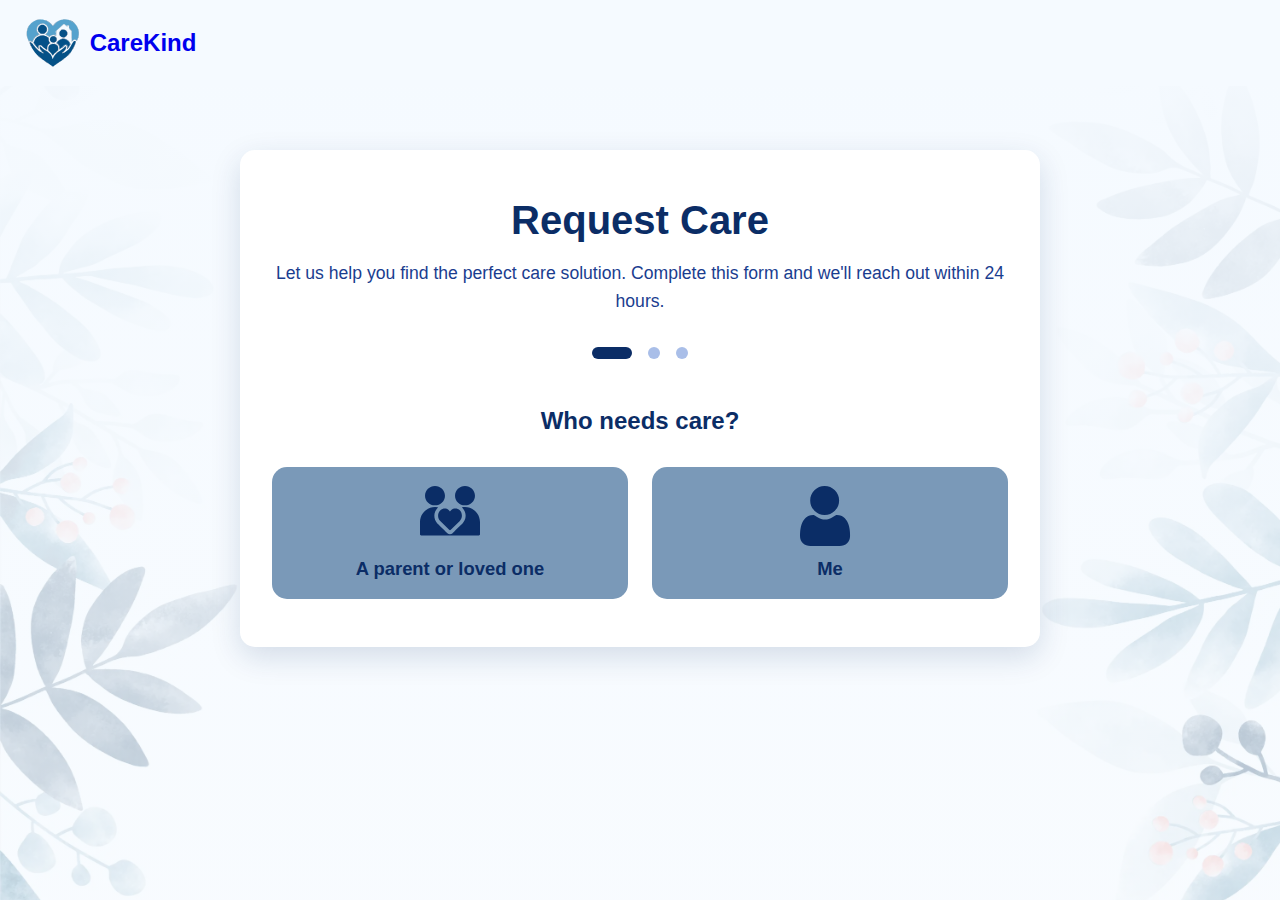
<file: book.html>
<!DOCTYPE html>
<html lang="en">
   <head>
        
      <meta charset="UTF-8" />
        
      <meta name="viewport" content="width=device-width, initial-scale=1" />
        
      <title>Request Care - CareKind Homecare Services Halifax</title>
        
      <link rel="stylesheet" href="styles.css" />
        
      <link rel="icon" href="https://carekind.ca/images/favicon.ico" type="image/x-icon" />
        
      <meta name="description" content="Request compassionate home care services for your loved one in Halifax, Nova Scotia. CareKind provides personalized senior care tailored to individual needs." />
        
      <style>
             body{
               background-size: cover;
               min-height: 100vh;
             }
             
             .care-form-container {
               max-width: 800px;
               margin: 4rem auto;
               padding: 3rem 2rem;
               background: white;
               border-radius: 15px;
               box-shadow: 0 10px 30px rgba(11, 45, 102, 0.15);
               position: relative;
             }
             .care-form-header {
               text-align: center;
               margin-bottom: 2rem;
             }
             .care-form-header h1 {
               font-size: 2.5rem;
               color: var(--dark_one);
               margin-bottom: 1rem;
             }
             .care-form-header p {
               font-size: 1.1rem;
               color: var(--dark_two);
               line-height: 1.6;
             }
             .form-steps-wrapper {
               position: relative;
               overflow: hidden;
               transition: height 0.4s cubic-bezier(0.65, 0, 0.35, 1);
             }
             .form-step {
               display: none;
               width: 100%;
             }
             .form-step.active {
               display: block;
             }
             @keyframes slideInFromRight {
               from { transform: translateX(100%); opacity: 0; }
               to { transform: translateX(0); opacity: 1; }
             }
             @keyframes slideOutToLeft {
               from { transform: translateX(0); opacity: 1; }
               to { transform: translateX(-100%); opacity: 0; }
             }
             @keyframes slideInFromLeft {
               from { transform: translateX(-100%); opacity: 0; }
               to { transform: translateX(0); opacity: 1; }
             }
             @keyframes slideOutToRight {
               from { transform: translateX(0); opacity: 1; }
               to { transform: translateX(100%); opacity: 0; }
             }
             .animate-in-right {
               display: block !important;
               animation: slideInFromRight 0.6s forwards cubic-bezier(0.65, 0, 0.35, 1);
             }
             .animate-out-left {
               animation: slideOutToLeft 0.6s forwards cubic-bezier(0.65, 0, 0.35, 1);
             }
             .animate-in-left {
               display: block !important;
               animation: slideInFromLeft 0.6s forwards cubic-bezier(0.65, 0, 0.35, 1);
             }
             .animate-out-right {
               animation: slideOutToRight 0.6s forwards cubic-bezier(0.65, 0, 0.35, 1);
             }
             .step-indicator {
               display: flex;
               justify-content: center;
               align-items: center;
               margin-bottom: 3rem;
               gap: 1rem;
             }
             .step-dot {
               width: 12px;
               height: 12px;
               border-radius: 50%;
               background-color: var(--light_eight);
               transition: all 0.3s ease;
             }
             .step-dot.active {
               width: 40px;
               border-radius: 6px;
               background-color: var(--dark_one);
             }
             
             .step-title-container {
               display: flex;
               justify-content: center;
               align-items: center;
               position: relative;
               width: 100%;
               margin-bottom: 1rem;
             }
             .step-title-container h2 {
               margin-bottom: 0; 
               margin-left: auto;
               margin-right: auto;
               padding-left: 40px;
               padding-right: 40px;
               text-align: center;
             }
             .btn-back-top {
               position: absolute;
               left: 0;
               top: 50%;
               transform: translateY(-50%);
               background: transparent;
               border: none;
               cursor: pointer;
               padding: 5px;
               width: 32px;
               height: 32px;
             }
             .btn-back-top img {
               width: 100%;
               height: auto;
             }
             .care-option-grid {
               display: grid;
               grid-template-columns: repeat(auto-fit, minmax(200px, 1fr));
               gap: 1.5rem;
               margin: 2rem 0;
             }
             .care-option-card {
               padding: 1rem 0.5rem;
               background-color: var(--light_six);
               color: var(--dark_one);
               border-radius: 15px;
               text-align: center;
               cursor: pointer;
               transition: all 0.3s ease;
               border: 3px solid transparent;
             }
             .care-option-card:hover {
               background-color: var(--dark_one);
               color: var(--light_seven);
             }
             .care-option-card.selected {
               background-color: var(--dark_four);
               color: var(--light_seven);
               border-color: var(--dark_one);
             }
             .care-option-card .option-icon {
               width: 60px;
               height: 60px;
               fill: currentColor;
               transition: fill 0.3s ease, transform 0.3s ease;
               margin-bottom: 0.5rem;
             }
             .care-option-card:hover .option-icon {
               transform: scale(1.1);
               fill: var(--light_eleven);
             }   
             .care-option-card .option-icon path {
               transform-origin: center;
             }
             .care-option-card h3 {
               font-size: 1.15rem;
             }
             .needs-grid {
               display: grid;
               grid-template-columns: repeat(auto-fit, minmax(250px, 1fr));
               gap: 1rem;
               margin: 2rem 0;
             }
             .need-checkbox-card {
               display: flex;
               align-items: center;
               gap: 1rem;
               padding: 1.5rem;
               background-color: var(--light_six);
               border-radius: 12px;
               cursor: pointer;
               transition: all 0.3s ease;
               border: 2px solid transparent;
             }
             .need-checkbox-card:hover {
               background-color: var(--light_eight);
             }
             .need-checkbox-card.checked {
               background-color: var(--dark_four);
               color: var(--light_seven);
               border-color: var(--dark_one);
             }
             .need-checkbox-card input[type="checkbox"] {
               display: none;
             }
             .need-checkbox-card .option-icon {
               width: 40px;
               height: 40px;
               fill: currentColor;
               flex-shrink: 0;
             }
             
             .form-group {
               position: relative;
               padding: 0.5rem;
               margin-bottom: 1rem;
             }
             .step-nav {
               display: flex;
               justify-content: center;
               align-items: center;
               flex-direction: column;
               gap: 1rem;
               margin-top: 2rem;
             }
             .btn-next, .btn-submit {
               padding: 1rem 2rem;
               font-size: 1.1rem;
               border: none;
               border-radius: 45px;
               cursor: pointer;
               transition: all 0.3s ease;
               font-weight: 600;
               width: 100%;
               max-width: 350px;
             }
             
             .btn-next, .btn-submit {
               background-color: var(--dark_one);
               color: var(--light_seven);
             }
             .btn-next:hover, .btn-submit:hover {
               background-color: var(--dark_six);
             }
             .btn-next:disabled {
               background-color: var(--light_six);
               color: var(--dark_one);
               cursor: not-allowed;
             }
             .submit-note {
               text-align: center;
               font-size: 0.9rem;
               color: var(--dark_two);
               margin: 0;
             }
             .success-message {
               text-align: center;
               padding: 3rem 2rem;
             }
             .success-message .success-icon {
               width: 80px;
               height: 80px;
               margin: 0 auto 2rem;
               fill: #a9bee8;
             }
             .success-message h2 {
               color: var(--dark_one);
               font-size: 2rem;
               margin-bottom: 1rem;
             }
             .success-message p {
               color: var(--dark_two);
               font-size: 1.1rem;
               line-height: 1.6;
             }
             @media (max-width: 768px) {
               .care-form-container {
                 margin: 2rem 1rem;
                 padding: 2rem 1rem;
               }
               .care-form-header h1 {
                 font-size: 2rem;
               }
               .care-option-grid {
                 grid-template-columns: 1fr;
               }
               .needs-grid {
                 grid-template-columns: 1fr;
               }
               
               .step-title-container h2 {
                   padding-left: 30px;
                   padding-right: 30px;
                   font-size: 1.5rem;
               }
               .btn-back-top {
                   width: 24px;
                   height: 24px;
               }
             }
           
      </style>
   </head>
   <body>
        
      <header class="navv">
             
         <div class="navbar">
                  
            <div class="container">
                       
               <div class="brand">
                            <img src="images/logo.svg" alt="CareKind Logo" class="logo" />
                            <a href="index.html" class="brandtext">CareKind</a>
                          
               </div>
                     
            </div>
                
         </div>
           
      </header>
        
      <div id="page-content">
             
         <div class="care-form-container">
                  
            <div class="care-form-header">
                       
               <h1>Request Care</h1>
                       
               <p>Let us help you find the perfect care solution. Complete this form and we'll reach out within 24 hours.</p>
                     
            </div>
                  
            <div class="step-indicator">
                       
               <div class="step-dot active" data-step="1"></div>
                       
               <div class="step-dot" data-step="2"></div>
                       
               <div class="step-dot" data-step="3"></div>
                     
            </div>
                  
            <form id="careRequestFormPage">
                       <input type="hidden" name="Care For" id="careForInput" required>
                       
               <div class="form-steps-wrapper">
                              <!-- Step 1: Who needs care -->
                              
                  <div class="form-step active" data-step="1">
                                   
                     <div class="step-title-container">
                                        
                        <h2 style="text-align: center; color: var(--dark_one);">Who needs care?</h2>
                                      
                     </div>
                                   
                                   
                     <div class="care-option-grid">
                                        
                        <div class="care-option-card" data-value="A loved One">
                                             
                           <svg viewBox="0 0 512 512" class="option-icon">
                                                  
                              <path d="M469.113 82.57C469.113 36.97 431.008 0 384 0s-85.113 36.969-85.113 82.57c0 45.602 38.105 82.57 85.113 82.57s85.113-36.968 85.113-82.57zM384 179.543c-9.074 0-17.926.953-26.465 2.746a92.635 92.635 0 0 1 6.996 6.813c16.117 17.484 24.996 40.55 24.996 64.957 0 29.539-14.394 51.144-26.933 66.664-.809 1.004-84.535 82.293-84.535 82.293-6.149 5.96-14.098 8.953-22.059 8.984-.04 0-.082.004-.121.004a31.78 31.78 0 0 1-22.234-9.04s-86.594-84.405-87.243-85.167c-15.437-17.348-23.93-39.934-23.93-63.738 0-24.407 8.88-47.473 24.997-64.957a92.635 92.635 0 0 1 6.996-6.813A128.676 128.676 0 0 0 128 179.543c-70.691 0-128 57.309-128 128v104.129c0 5.52 4.477 10 10 10h492c5.523 0 10-4.48 10-10V307.543c0-70.691-57.309-128-128-128zM213.113 82.57C213.113 36.97 175.008 0 128 0S42.887 36.969 42.887 82.57c0 45.602 38.105 82.57 85.113 82.57s85.113-36.968 85.113-82.57zm0 0"></path>
                                                  
                              <path d="M154.34 254.059c0 16.82 6.265 32.035 16.375 43.113l-.008.008 78.207 76.175a10.007 10.007 0 0 0 13.941.016l74.95-72.676c10.812-13.383 19.855-27.96 19.855-46.636 0-26.508-14.082-61.317-56.531-61.317-15.566 0-29.664 6.832-39.89 17.875a60.671 60.671 0 0 0-5.239 6.524 60.72 60.72 0 0 0-5.367-6.653c-10.211-10.968-24.258-17.746-39.766-17.746-37.101 0-56.527 34.809-56.527 61.317zm0 0"></path>
                                                
                           </svg>
                                             
                           <h3>A parent or loved one</h3>
                                           
                        </div>
                                        
                        <div class="care-option-card" data-value="Self">
                                             
                           <svg viewBox="0 0 512 512" class="option-icon">
                                                  
                              <path d="M210.352 246.633c33.882 0 63.222-12.153 87.195-36.13 23.973-23.972 36.125-53.304 36.125-87.19 0-33.876-12.152-63.211-36.129-87.192C273.566 12.152 244.23 0 210.352 0c-33.887 0-63.22 12.152-87.192 36.125s-36.129 53.309-36.129 87.188c0 33.886 12.156 63.222 36.133 87.195 23.977 23.969 53.313 36.125 87.188 36.125zM426.129 393.703c-.692-9.976-2.09-20.86-4.149-32.351-2.078-11.579-4.753-22.524-7.957-32.528-3.308-10.34-7.808-20.55-13.37-30.336-5.774-10.156-12.555-19-20.165-26.277-7.957-7.613-17.699-13.734-28.965-18.2-11.226-4.44-23.668-6.69-36.976-6.69-5.227 0-10.281 2.144-20.043 8.5a2711.03 2711.03 0 0 1-20.879 13.46c-6.707 4.274-15.793 8.278-27.016 11.903-10.949 3.543-22.066 5.34-33.039 5.34-10.972 0-22.086-1.797-33.047-5.34-11.21-3.622-20.296-7.625-26.996-11.899-7.77-4.965-14.8-9.496-20.898-13.469-9.75-6.355-14.809-8.5-20.035-8.5-13.313 0-25.75 2.254-36.973 6.7-11.258 4.457-21.004 10.578-28.969 18.199-7.605 7.281-14.39 16.12-20.156 26.273-5.558 9.785-10.058 19.992-13.371 30.34-3.2 10.004-5.875 20.945-7.953 32.524-2.059 11.476-3.457 22.363-4.149 32.363A438.821 438.821 0 0 0 0 423.949c0 26.727 8.496 48.363 25.25 64.32 16.547 15.747 38.441 23.735 65.066 23.735h246.532c26.625 0 48.511-7.984 65.062-23.734 16.758-15.946 25.254-37.586 25.254-64.325-.004-10.316-.351-20.492-1.035-30.242zm0 0"></path>
                                                
                           </svg>
                                             
                           <h3>Me</h3>
                                           
                        </div>
                                      
                     </div>
                                 
                  </div>
                              <!-- Step 2: Care needs -->
                              
                  <div class="form-step" data-step="2">
                                   
                     <div class="step-title-container">
                                        <button type="button" class="btn-back-top" id="step2Back"><img src="images/back-arrow.svg" alt="Back"></button>
                                        
                        <h2 style="text-align: center; color: var(--dark_one);">What kinds of assistance are needed?</h2>
                                      
                     </div>
                                   
                     <div class="needs-grid">
                                        
                        <label class="need-checkbox-card">
                                             
                           <svg viewBox="0 0 512 512" class="option-icon">
                                              <path
                                                d="M437.852 43.198C429.36 34.688 418.066 30 406.05 30h-19.945v20c0 22.056-17.924 40-39.956 40h-179.8c-22.032 0-39.956-17.944-39.956-40V30h-20.011c-24.758 0-44.922 20.164-44.95 44.95l-.432 392c-.014 12.029 4.656 23.341 13.147 31.852C82.64 507.313 93.934 512 105.95 512h299.667c24.758 0 44.923-20.164 44.95-44.95l.433-392c.014-12.029-4.656-23.341-13.148-31.852zM261.094 180h106.453c8.275 0 14.983 6.716 14.983 15s-6.708 15-14.983 15H261.094c-8.275 0-14.983-6.716-14.983-15s6.708-15 14.983-15zm0 100h106.453c8.275 0 14.983 6.716 14.983 15s-6.708 15-14.983 15H261.094c-8.275 0-14.983-6.716-14.983-15s6.708-15 14.983-15zm0 100h106.881c8.275 0 14.983 6.716 14.983 15s-6.708 15-14.983 15H261.094c-8.275 0-14.983-6.716-14.983-15s6.708-15 14.983-15zM133.431 180.592c5.852-5.858 15.338-5.858 21.19 0l8.147 8.157 34.554-34.592c5.852-5.857 15.338-5.859 21.189 0 5.851 5.857 5.851 15.355 0 21.213l-45.149 45.198a14.972 14.972 0 0 1-21.19 0l-18.742-18.764c-5.851-5.857-5.851-15.355.001-21.212zm0 107.637c5.852-5.858 15.338-5.858 21.19 0l8.147 8.156 34.554-34.592c5.851-5.857 15.338-5.857 21.189 0s5.851 15.355 0 21.213l-45.149 45.199a14.974 14.974 0 0 1-21.19 0l-18.742-18.764c-5.851-5.857-5.851-15.354.001-21.212zm0 100c5.852-5.858 15.338-5.858 21.19 0l8.147 8.156 34.554-34.592c5.851-5.857 15.338-5.857 21.189 0s5.851 15.355 0 21.213l-45.149 45.199a14.974 14.974 0 0 1-21.19 0l-18.742-18.764c-5.851-5.857-5.851-15.354.001-21.212z">
                                              </path>
                                              <path
                                                d="M156.361 50c0 5.523 4.472 10 9.989 10h179.8c5.517 0 9.989-4.477 9.989-10V10c0-5.523-4.472-10-9.989-10h-179.8c-5.517 0-9.989 4.477-9.989 10z">
                                              </path>
                                            
                           </svg>
                                             <input type="checkbox" name="Everyday Tasks" value="Everyday Tasks">
                                             <span>Everyday tasks</span>
                                           
                        </label>
                                        
                        <label class="need-checkbox-card">
                                             
                           <svg viewBox="0 0 512 512" class="option-icon">
                                              
                              <circle cx="133.667" cy="44.795" r="44.793" transform="rotate(-45 133.669 44.823)"></circle>
                                              <path
                                                d="m247.973 200.177 11.45 34.505 6.367 1.603a20.5 20.5 0 0 0 5.003.623c.045 0 .09-.005.135-.006v-14.996a44.914 44.914 0 0 1 7.236-24.482c-.776-.3-1.57-.571-2.398-.78l-36.65-9.224a27.377 27.377 0 0 1 8.857 12.757zM489.114 464.248h-17.351c8.434-5.468 12.666-16.003 9.698-26.144l-29.362-100.318a23.346 23.346 0 0 0-22.406-16.789h-38.839V293.18l54.176-24.922c9.762-4.49 14.035-16.044 9.544-25.806-4.49-9.761-16.044-14.035-25.806-9.544l-37.914 17.441v-28.443c0-18.33-14.859-33.19-33.19-33.19h-41.546c-18.33 0-33.19 14.859-33.19 33.19v20.396l22.977-16.87-37.44 41.61c-6.369 7.079-6.679 17.728-.731 25.164l53.963 67.478a19.766 19.766 0 0 0 1.595 1.761v24.019a31.159 31.159 0 0 1 14.919 0v-18.529a19.355 19.355 0 0 0 10.831-4.208c8.392-6.711 9.754-18.954 3.043-27.345l-43.653-54.585 26.398-29.339-14.749 25.293 25.676 32.106c52.929 7.393 92.966 52.874 92.966 106.925 0 10.043-1.383 19.768-3.961 29l1.884 6.438a23.243 23.243 0 0 0 9.721 13.028h-19.153a108.447 108.447 0 0 1-17.291 24.864h79.188c6.866 0 12.432-5.566 12.432-12.432s-5.562-12.432-12.429-12.432zM343.628 176.717c.102.008.201.022.303.029 23.864 1.693 44.476-16.298 46.161-40.043 1.69-23.805-16.238-44.472-40.043-46.161-23.805-1.69-44.472 16.238-46.161 40.043-1.682 23.703 16.088 44.288 39.74 46.132zM273.315 324.395l-3.741-11.274-14.477-18.103c-6.961-8.704-7.156-20.632-1.299-29.441l-4.46-13.443a34.835 34.835 0 0 1-4.981 22.083 34.843 34.843 0 0 1-10.327 10.734l18.678 56.291a108.786 108.786 0 0 1 20.607-16.847zM209.832 211.885l23.054 14.183a34.837 34.837 0 0 1 11.778 11.981l-10.992-33.126c-2.163-6.517-9.2-10.046-15.715-7.884-6.229 2.066-9.715 8.583-8.125 14.846z" />
                                              <path
                                                d="M359.425 325.947c.385.806 12.615 12.342 7.254 30.44a69.971 69.971 0 0 1 20.093 18.439l-33.512 19.348a31.222 31.222 0 0 1 7.475 12.911l33.512-19.348c3.806 8.583 5.938 18.068 5.938 28.046s-2.132 19.463-5.938 28.046l-33.512-19.348a31.222 31.222 0 0 1-7.475 12.911l33.512 19.348c-11.258 15.357-28.661 25.935-48.561 28.071v-38.709a31.15 31.15 0 0 1-14.919 0v38.709c-19.9-2.136-37.302-12.714-48.56-28.071l33.512-19.348a31.222 31.222 0 0 1-7.475-12.911l-33.512 19.348c-3.806-8.583-5.938-18.068-5.938-28.046s2.132-19.462 5.938-28.046l33.512 19.348a31.222 31.222 0 0 1 7.475-12.911l-33.512-19.348a69.867 69.867 0 0 1 26.646-21.937l-15.856-19.827c-29.216 16.039-49.067 47.104-49.067 82.72 0 51.996 42.302 94.298 94.297 94.298 51.996 0 94.298-42.302 94.298-94.298-.001-42.001-27.606-77.672-65.625-89.835z" />
                                              
                              <circle cx="330.752" cy="415.783" r="21.279" />
                                              <path
                                                d="m225.255 238.47-64.572-39.726-18.377-52.76 25.023 39.751 27.714 17.05c2.058-9.085 8.681-16.902 18.168-20.05 1.198-.398 2.404-.7 3.611-.927l-11.291-2.842-27.417-31.582.554-8.289c1.115-16.674-11.499-31.095-28.173-32.21l-53.841-3.6c-16.674-1.115-31.095 11.499-32.21 28.173L54.378 286.383s2.921 58.824 4.333 87.216L10.929 475.346c-5.698 12.289-.355 26.869 11.933 32.567 12.285 5.697 26.868.356 32.567-11.933l50.329-107.239a24.52 24.52 0 0 0 2.245-11.538l-4.363-87.526 11.056.739 27.138 80.702 10.299 116.678c1.115 12.769 11.823 22.395 24.405 22.394 14.489 0 25.705-12.396 24.46-26.66l-10.552-119.59a24.501 24.501 0 0 0-1.187-5.685l-21.622-64.299 2.31-24.422-49.653-30.547c-5.537-3.407-8.882-9.141-9.571-15.135l-7.019-64.423 20.771 59.633a20.442 20.442 0 0 0 8.591 10.685l70.771 43.539c9.575 5.889 22.178 2.956 28.117-6.698 5.915-9.615 2.916-22.2203-6.699-28.118z" />
                                            
                           </svg>
                                             <input type="checkbox" name="Mobility" value="Mobility">
                                             <span>Mobility</span>
                                           
                        </label>
                                        
                        <label class="need-checkbox-card">
                                             
                           <svg viewBox="0 0 64 64" class="option-icon">
                                              <path
                                                d="M57.91 35.43c5.072-6.015.254-12.395-6.72-18.73a8.312 8.312 0 0 1-6.07 5.8.998.998 0 0 1-.29-1.95 6.74 6.74 0 0 0 4.68-5.29 27.016 27.016 0 0 0-9.22-5.18c-2.928 2.569-6.137 6.52-3.37 11.96a.998.998 0 0 1-1.75.96c-3.048-5.918-.281-10.237 2.83-13.53a27.876 27.876 0 0 0-18.78 3.03 9.165 9.165 0 0 1 6.21 2.9 1 1 0 1 1-1.4 1.43c-3.995-4.243-9.959-2.177-12.38 2.55-3.223 5.77-.625 8.933 3.58 9.69a1 1 0 0 1-.27 1.98c-.18-.02-4.39-.64-6.08-3.95a5.756 5.756 0 0 1-.37-.89c-3.53 4.46-3.3 7.94.58 12.01a4.341 4.341 0 0 0 4.29 1.33c3.144-.795 7.396-2.555 8.27-4.82.804-1.997-.93-2.193.38-3.32 1.709-.767 2.244 2.153 1.5 4.02-.683 1.935-3.347 3.804-5.69 4.71a7.365 7.365 0 0 0 3.2 4.06c3.17 1.96 7.4 1.56 9.19 1.08a1.529 1.529 0 0 1 1.4.31 9.717 9.717 0 0 0 4.14 2.1 2.599 2.599 0 0 1 1.63 1.01l4.17 5.98a1.01 1.01 0 0 0 .82.43h3.49a1.003 1.003 0 0 0 1-1v-4.07c8.374-1.982 13.838-5.919 10.85-13.43a1.067 1.067 0 0 1 .18-1.18zm-9.7-6.81 4.07-.93a1 1 0 0 1 .45 1.95l-4.07.93a.859.859 0 0 1-.22.02 1 1 0 0 1-.23-1.97zm-7.75 5.22c1.055-1.942 2.091-6.127-1.06-7.45a1 1 0 0 1-.46-1.34c1.243-1.88 4.2 1.747 4.35 3 .71 2.46-.33 5.22-1.01 6.63a11.902 11.902 0 0 1 4.66 6.43 1.003 1.003 0 1 1-1.89.67c-2.609-7.844-8.953-7.105-12.92-4.72a1.003 1.003 0 0 1-1.08-1.69c.2-.12 4.83-3.02 9.41-1.53zm-17.9-7.96c-1.005-.103-4.125-.098-3.66-1.85a1 1 0 0 1 1.27-.61 5.118 5.118 0 0 0 7.09-3.3 1.003 1.003 0 0 1 1.92.58 8.697 8.697 0 0 1-1.66 2.9 4.498 4.498 0 0 0 1.51 2.47 3.78 3.78 0 0 0 2.98.56 1 1 0 0 1 1.15.83 1.013 1.013 0 0 1-.83 1.15 5.637 5.637 0 0 1-6.46-3.63 6.204 6.204 0 0 1-3.31.9z" />
                                            
                           </svg>
                                             <input type="checkbox" name="Memory Care" value="Memory Care">
                                             <span>Memory care</span>
                                           
                        </label>
                                        
                        <label class="need-checkbox-card">
                                             
                           <svg viewBox="0 0 95 95" class="option-icon">
                                              <path
                                                d="M95.6 46.3 74 8.5c-.6-1.3-2-2-3.5-2l-44.1-.3c-1.4 0-2.6.8-3.5 2L.6 45.6c-.8 1.3-.8 2.8 0 4l21.6 37.8c.6 1.3 2 2 3.5 2l44.1.4c1.4 0 2.6-.8 3.5-2l22.4-37.4c.4-1.1.4-2.5-.1-4.1zm-26.2 5.9H52.2v17c0 2.2-1.8 4-4 4s-4-1.8-4-4v-17H26.8c-2.2 0-4-1.8-4-4s1.8-4 4-4H44v-17c0-2.2 1.8-4 4-4s4 1.8 4 4v17h17.1c2.2 0 4 1.8 4 4s-1.5 4-3.7 4z" />
                                            
                           </svg>
                                             <input type="checkbox" name="Other" value="Other">
                                             <span>Other</span>
                                           
                        </label>
                                      
                     </div>
                                   
                     <div class="step-nav">
                                        <button type="button" class="btn-next" id="step2Next" disabled>Next</button>
                                      
                     </div>
                                 
                  </div>
                              <!-- Step 3: Contact information -->
                              
                  <div class="form-step" data-step="3">
                                   
                     <div class="step-title-container">
                                        <button type="button" class="btn-back-top" id="step3Back"><img src="images/back-arrow.svg" alt="Back"></button>
                                        
                        <h2 style="text-align: center; color: var(--dark_one);">Your Contact Information</h2>
                                      
                     </div>
                                   
                     <div class="form-group">
                                        <input type="text" name="First Name" placeholder=" " required />
                                        <label>First Name</label>
                                      
                     </div>
                                   
                     <div class="form-group">
                                        <input type="text" name="Last Name" placeholder=" " required />
                                        <label>Last Name</label>
                                      
                     </div>
                                   
                     <div class="form-group">
                                        <input type="tel" name="Phone Number" placeholder=" " required />
                                        <label>Phone Number</label>
                                      
                     </div>
                                   
                     <div class="form-group">
                                        <input type="email" name="Email" placeholder=" " required />
                                        <label>Email</label>
                                      
                     </div>
                                   
                     <div class="form-group">
                                        <input type="text" name="Postal Code" placeholder=" " required />
                                        <label>Postal Code</label>
                                      
                     </div>
                                   
                     <div class="step-nav">
                                        
                        <p class="submit-note">
                                              By clicking "Request Care Consultation," you agree to our
                                              <a href="#" target="_blank" rel="noopener noreferrer">Privacy Policy</a>.
                                          
                        </p>
                                       <button type="submit" class="btn-submit">Request Care Consultation</button>
                                     
                     </div>
                                 
                  </div>
                              
                              <!-- Success message -->
                              
                  <div class="form-step" id="successStep">
                                   
                     <div class="success-message">
                                        
                        <svg class="success-icon" viewBox="0 0 24 24" fill="none" stroke="currentColor" stroke-width="2">
                                             
                           <path d="M22 11.08V12a10 10 0 1 1-5.93-9.14"></path>
                                             
                           <polyline points="22 4 12 14.01 9 11.01"></polyline>
                                           
                        </svg>
                                        
                        <h2>Thank You!</h2>
                                        
                        <p>Your care consultation request has been received. A member of our team will contact you within 24 hours to discuss your needs and answer any questions.</p>
                                        
                        <p style="margin-top: 1rem;"><strong>Need immediate assistance?</strong><br>Call us at <a href="tel:9029791445" style="color: var(--dark_two);">(902) 979-1445</a></p>
                                        <a href="index.html" class="cta-button2" style="margin-top: 2rem;">Know more about us</a>
                                      
                     </div>
                                 
                  </div>
                          
               </div>
                     
            </form>
                
         </div>
           
      </div>
        <script>
             const form = document.getElementById('careRequestFormPage');
             const steps = document.querySelectorAll('.form-step');
             const stepDots = document.querySelectorAll('.step-dot');
             const formStepsWrapper = document.querySelector('.form-steps-wrapper');
         
             let currentStep = 1;
             let careForValue = '';
             let selectedNeeds = [];
             let isAnimating = false;
             const animationDuration = 600; 
         
             function setWrapperHeight() {
                 const activeStep = document.querySelector('.form-step.active');
                 if (activeStep) {
                     formStepsWrapper.style.height = activeStep.offsetHeight + 'px';
                 }
             }
         
             function goToStep(stepNum) {
                 if (isAnimating) return;
         
                 const isSuccess = stepNum === 'success';
                 const newStepEl = isSuccess ? document.getElementById('successStep') : document.querySelector(`.form-step[data-step="${stepNum}"]`);
                 const currentStepEl = document.querySelector('.form-step.active');
                 
                 if (!newStepEl || newStepEl === currentStepEl) return;
                 
                 if (isSuccess) {
                     document.querySelector('.care-form-header').style.display = 'none';
                     document.querySelector('.step-indicator').style.display = 'none';
                 }
         
                 isAnimating = true;
                 const currentStepNum = currentStepEl ? parseInt(currentStepEl.dataset.step || 0) : 0;
                 const isForward = isSuccess || stepNum > currentStepNum;
                 
                 newStepEl.style.display = 'block';
                 const newHeight = newStepEl.offsetHeight;
                 newStepEl.style.display = '';
                 
                 formStepsWrapper.style.height = newHeight + 'px';
                 
                 const outClass = isForward ? 'animate-out-left' : 'animate-out-right';
                 const inClass = isForward ? 'animate-in-right' : 'animate-in-left';
         
                 if(currentStepEl) {
                   currentStepEl.style.position = 'absolute';
                   currentStepEl.style.top = '0';
                   currentStepEl.style.left = '0';
                   currentStepEl.classList.add(outClass);
                   currentStepEl.classList.remove('active');
                 }
                 
                 newStepEl.classList.add(inClass);
                 newStepEl.classList.add('active');
         
                 setTimeout(() => {
                     if(currentStepEl) {
                         currentStepEl.classList.remove(outClass);
                         currentStepEl.style.position = '';
                         currentStepEl.style.top = '';
                         currentStepEl.style.left = '';
                     }
                     
                     newStepEl.classList.remove(inClass);
                     
                     if (!isSuccess) {
                         currentStep = stepNum;
                     }
                     
                     updateStepIndicator();
                     isAnimating = false;
                 }, animationDuration);
             }
         
             function updateStepIndicator() {
                 stepDots.forEach((dot, index) => {
                     dot.classList.toggle('active', index + 1 === currentStep);
                 });
             }
         
             const careOptions = document.querySelectorAll('.care-option-card');
             const careForInput = document.getElementById('careForInput');
         
             careOptions.forEach(option => {
               option.addEventListener('click', () => {
                 careOptions.forEach(opt => opt.classList.remove('selected'));
                 option.classList.add('selected');
                 careForValue = option.getAttribute('data-value');
                 careForInput.value = careForValue;
                 goToStep(2);
               });
             });
         
             const needCards = document.querySelectorAll('.need-checkbox-card');
             const step2Next = document.getElementById('step2Next');
             const step2Back = document.getElementById('step2Back');
         
             needCards.forEach(card => {
               card.addEventListener('click', () => {
                 const checkbox = card.querySelector('input[type="checkbox"]');
                 checkbox.checked = !checkbox.checked;
                 card.classList.toggle('checked', checkbox.checked);
                 updateSelectedNeeds();
               });
             });
         
             function updateSelectedNeeds() {
               selectedNeeds = Array.from(document.querySelectorAll('.need-checkbox-card input:checked')).map(cb => cb.value);
               step2Next.disabled = selectedNeeds.length === 0;
             }
         
             step2Next.addEventListener('click', () => goToStep(3));
             step2Back.addEventListener('click', () => goToStep(1));
         
             const step3Back = document.getElementById('step3Back');
             step3Back.addEventListener('click', () => goToStep(2));
         
             const scriptURL = 'https://script.google.com/macros/s/AKfycbzVPGA41BE0LRNEqB-_CbdmZVlRjRrSg5Zmqk-nlS68CaUTtz2PTKMdo0arZ4zHNWU4/exec';
             form.addEventListener('submit', (e) => {
               e.preventDefault();
               goToStep('success');
         
               const data = {
                 formType: 'consultation',
                 'Care For': careForValue,
                 'Care Needs': selectedNeeds.join(' | '),
                 'First Name': form.querySelector('[name="First Name"]').value,
                 'Last Name': form.querySelector('[name="Last Name"]').value,
                 'Phone Number': form.querySelector('[name="Phone Number"]').value,
                 'Email': form.querySelector('[name="Email"]').value,
                 'Postal Code': form.querySelector('[name="Postal Code"]').value,
               };
         
               fetch(scriptURL, {
                 method: 'POST',
                 headers: { 'Content-Type': 'text/plain;charset=utf-8' },
                 body: JSON.stringify(data),
               }).then(() => console.log('Form data sent in background.'))
               .catch(error => console.error('Error sending form data in background:', error));
             });
             
             document.addEventListener('DOMContentLoaded', () => {
                 setWrapperHeight();
                 window.addEventListener('resize', setWrapperHeight);
             });
           
      </script>
   </body>
</html>
</file>
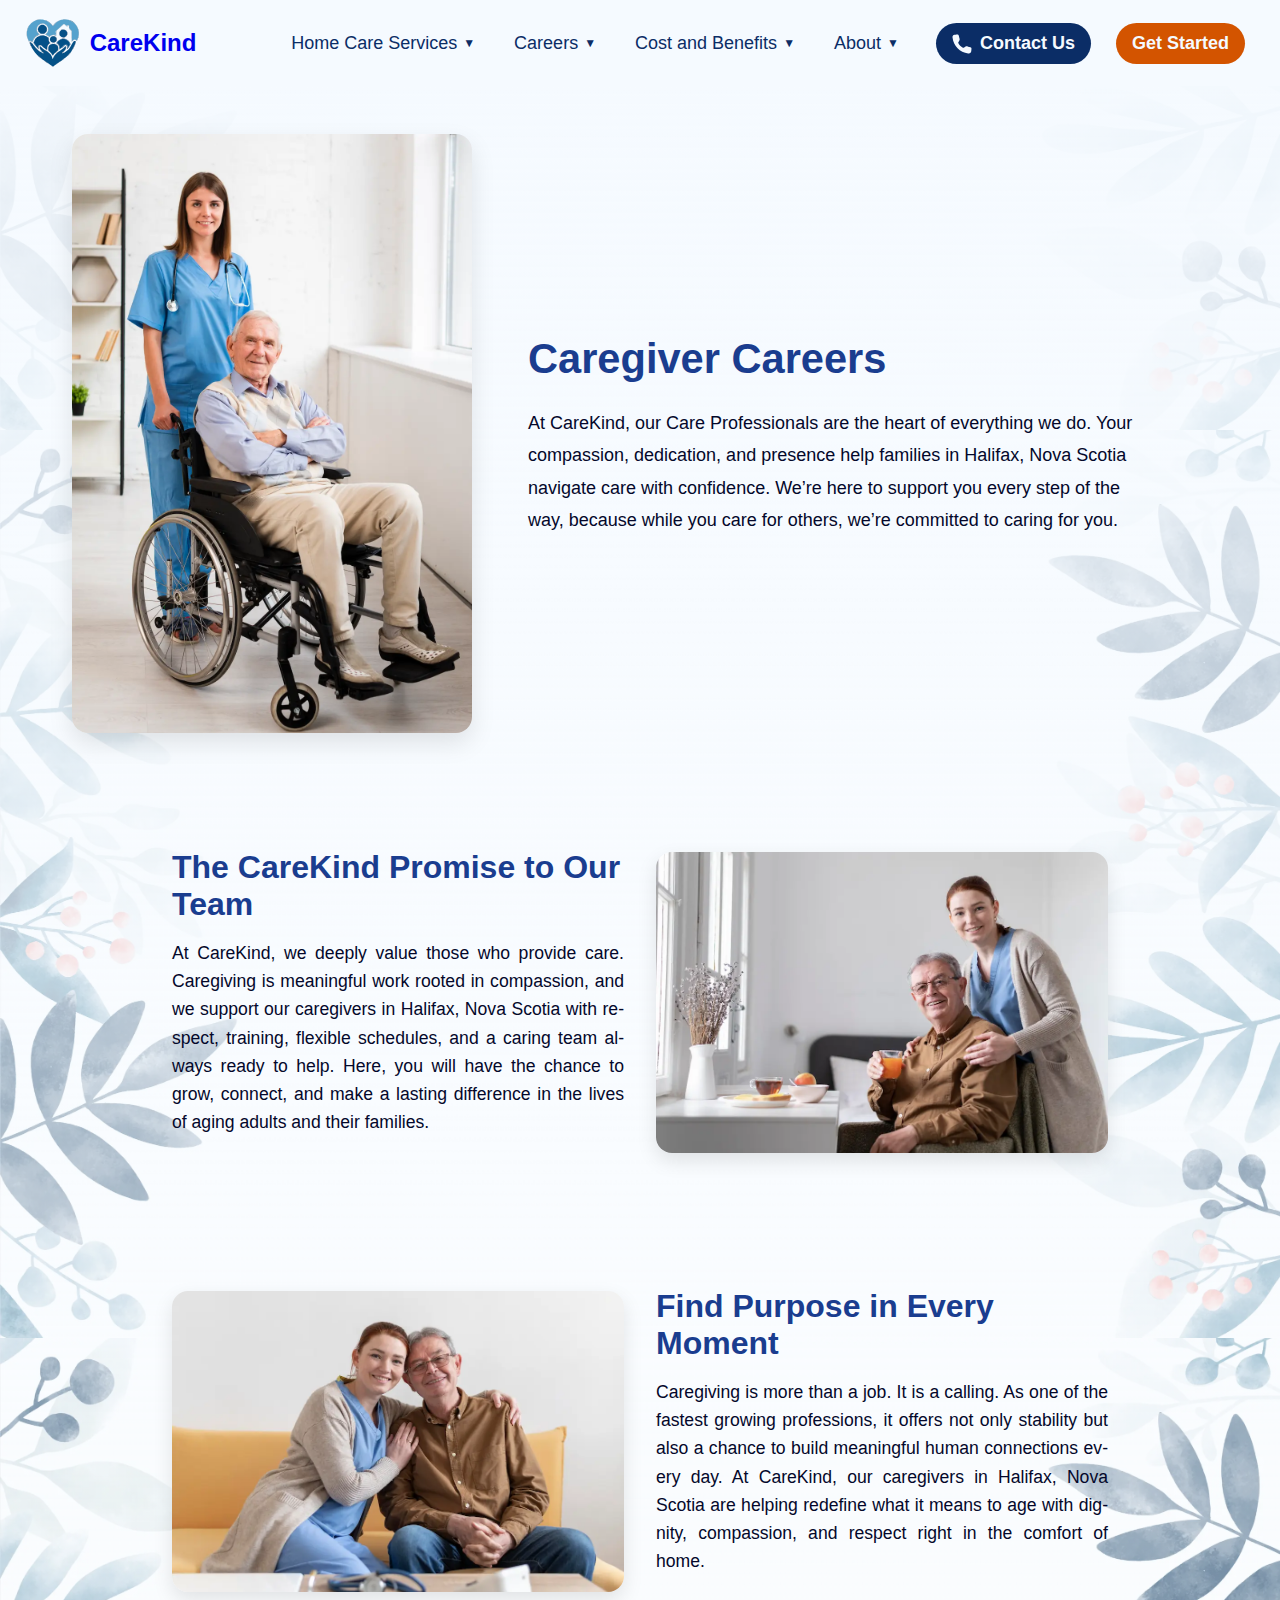
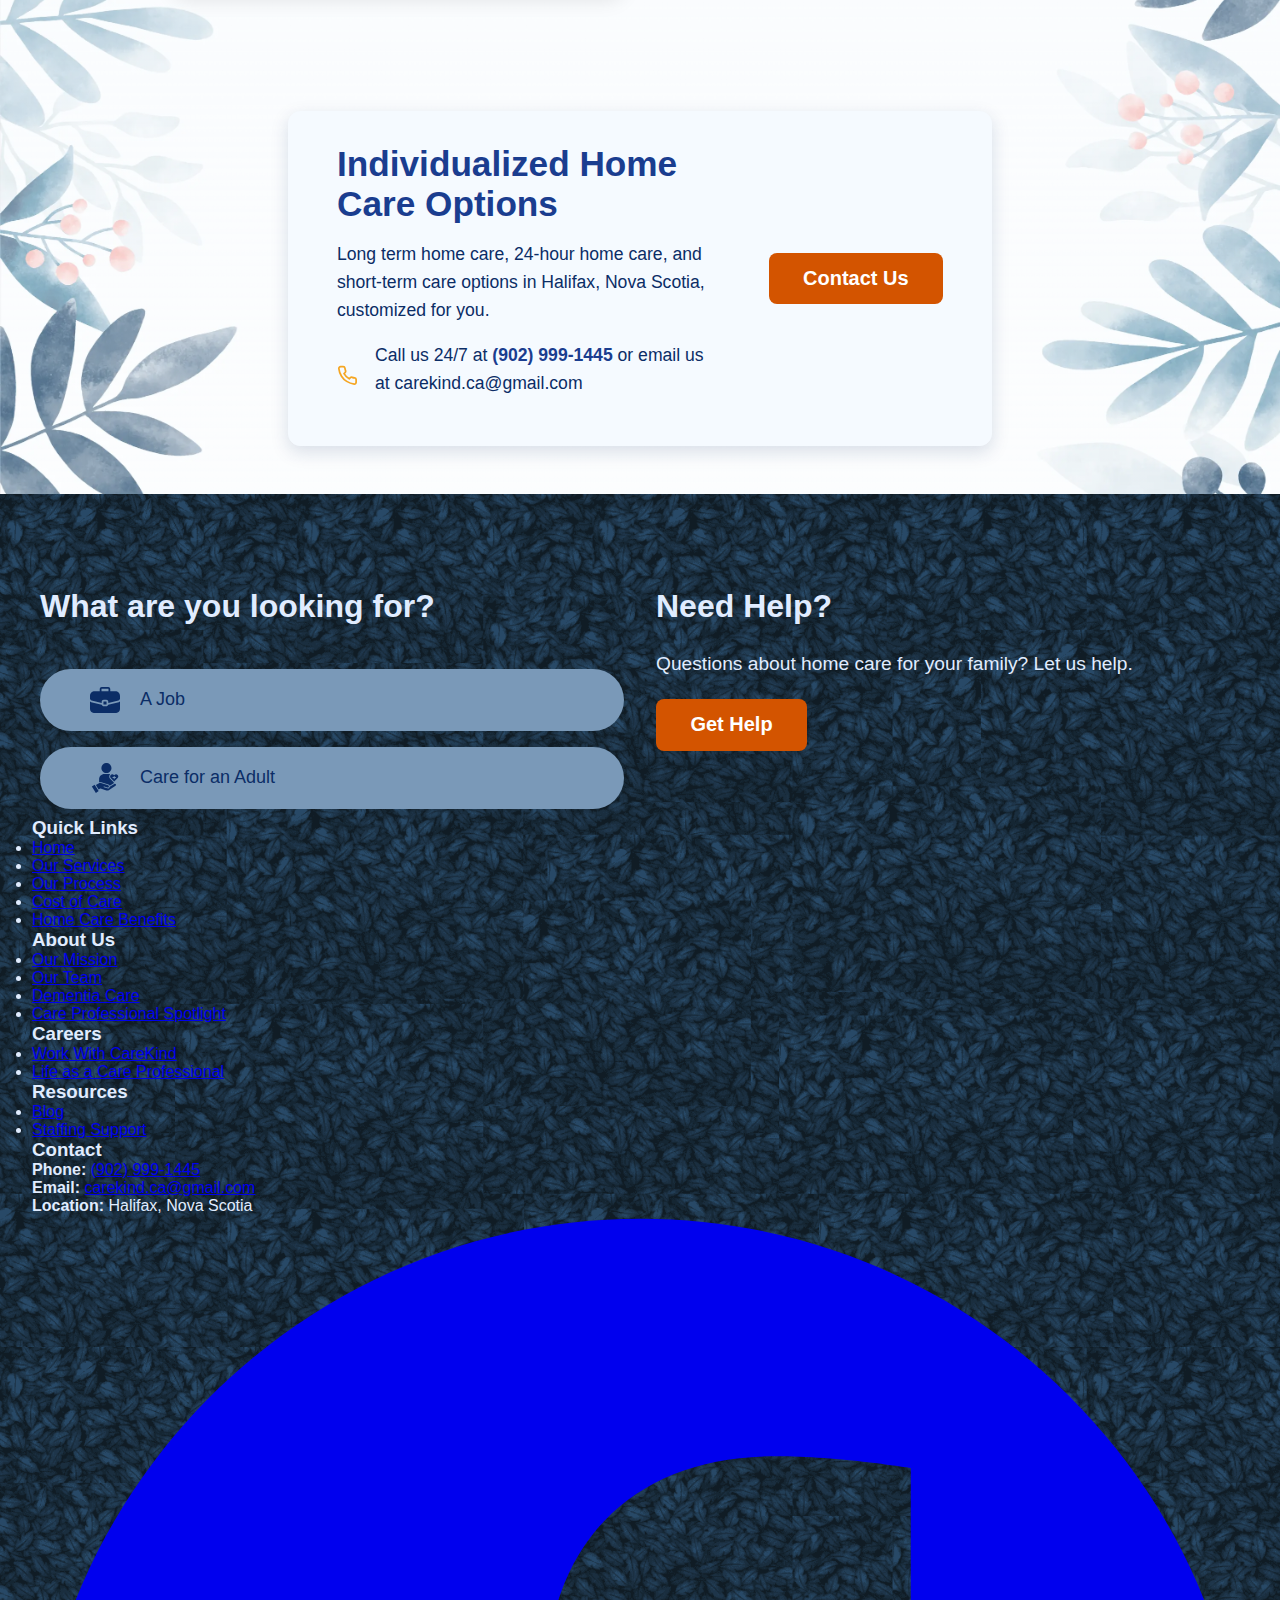
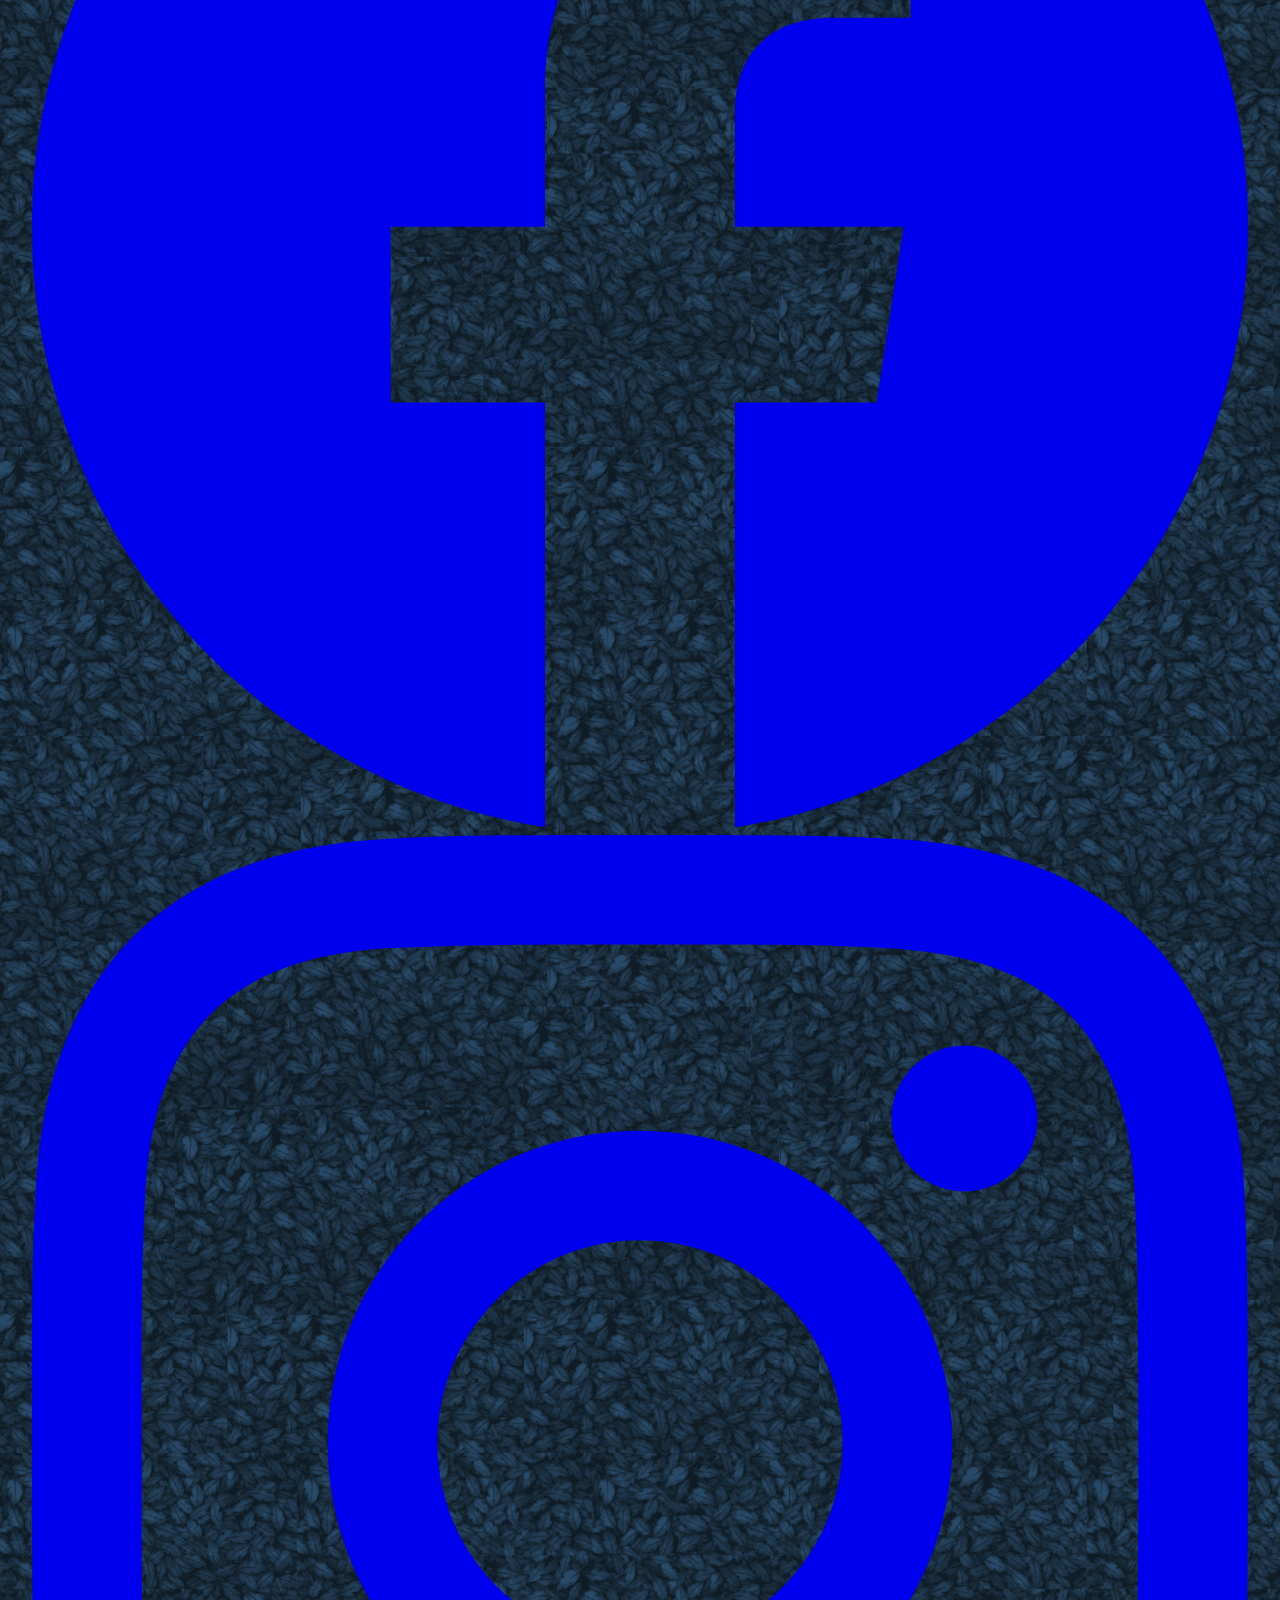
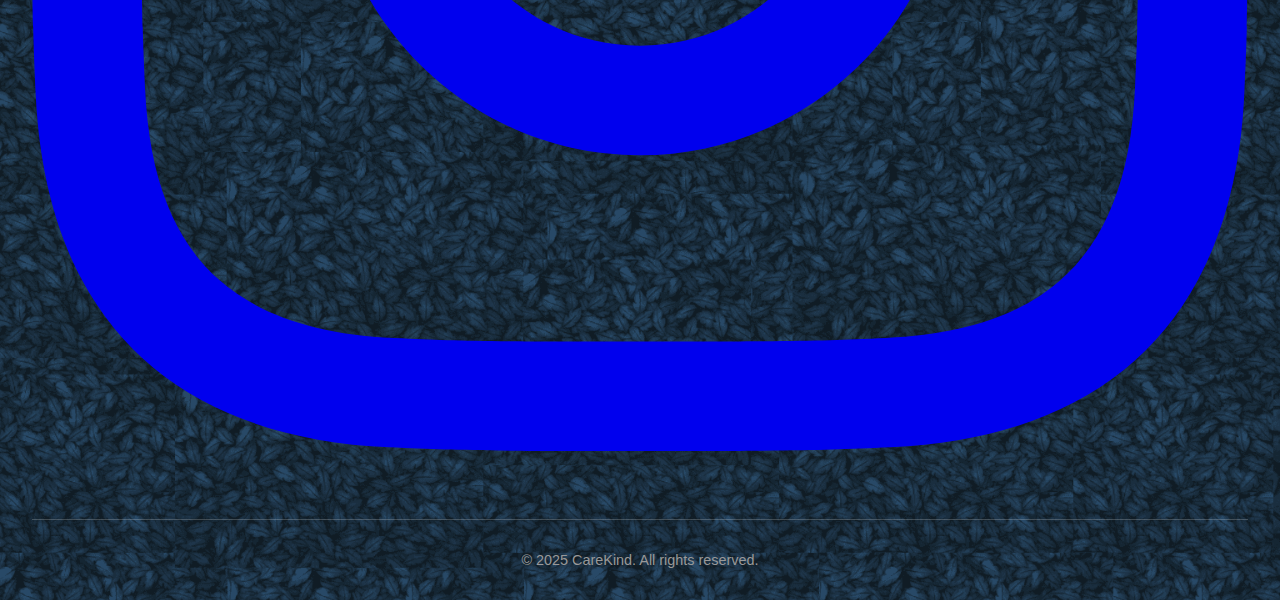
<file: career.html>
<!DOCTYPE html>
<html lang="en">

<head>
  <meta charset="UTF-8" />
  <meta name="viewport" content="width=device-width, initial-scale=1.0" />
  <title>CareKind - Career</title>
  <link rel="stylesheet" href="styles.css" />
  <link rel="icon" href="images/favicon.ico" type="image/x-icon" />

  <meta name="description"
    content="Join CareKind and make a difference in the lives of seniors in Halifax. We are hiring compassionate caregivers who want to support others and grow in a meaningful career." />
  <meta name="keywords"
    content="caregiver jobs Halifax, senior care jobs, CareKind careers, in-home care employment, caregiver employment Nova Scotia" />
  <meta name="author" content="CareKind Home Care" />

  <meta property="og:title" content="CareKind - Career Opportunities in Senior Home Care" />
  <meta property="og:description"
    content="CareKind is hiring caregivers in Halifax. Apply now to join a team committed to making life better for seniors through compassionate in-home care." />
  <meta property="og:type" content="website" />
  <meta property="og:url" content="https://carekind.ca/career" />
  <meta property="og:image" content="https://carekind.ca/images/logo.png" />
  <meta property="og:site_name" content="CareKind Home Care" />
  <meta property="og:locale" content="en_CA" />

  <meta name="twitter:card" content="summary_large_image" />
  <meta name="twitter:title" content="CareKind - Career Opportunities in Senior Home Care" />
  <meta name="twitter:description"
    content="Looking for a caregiving job in Halifax? Explore rewarding career opportunities with CareKind." />
  <meta name="twitter:image" content="https://carekind.ca/images/logo.png" />

  <script type="application/ld+json">
    {
      "@context": "https://schema.org",
      "@type": "LocalBusiness",
      "name": "CareKind Home Care",
      "image": "https://carekind.ca/images/logo.png",
      "url": "https://carekind.ca",
      "telephone": "+1-902-999-1445",
      "address": {
        "@type": "PostalAddress",
        "addressLocality": "Halifax",
        "addressRegion": "NS",
        "addressCountry": "CA"
      },
      "description": "CareKind Home Care provides personalized, compassionate in-home senior care services in Halifax, Nova Scotia. We are hiring caregivers who want to make a positive impact."
    }
  </script>
</head>

<body>
  <header class="navv" aria-label="Main site header">
    <div class="navbar">
      <div class="container">
        <div class="brand">
          <img src="images/logo.svg" alt="CareKind Logo" class="logo" />
          <a href="index.html" class="brandtext">CareKind</a>
        </div>
        <nav aria-label="Main navigation">
          <div class="dropdown">
            <button class="dropbtn">
              Home Care Services<span class="arrow">&#9660;</span>
            </button>
            <div class="dropdown-content">
              <a href="services.html">Types of Home Care</a>
              <a href="cognitive.html">Alzheimers and Dementia Care</a>
              <a href="process.html">Our Process</a>
            </div>
          </div>

          <div class="dropdown">
            <button class="dropbtn">
              Careers <span class="arrow">&#9660;</span>
            </button>
            <div class="dropdown-content">
              <a href="career.html">Work With Carekind</a>
              <a href="experience.html">Life as a Care Professional</a>
              <a href="spotlight.html">Care Professional Spotlight</a>
            </div>
          </div>

          <div class="dropdown">
            <button class="dropbtn">
              Cost and Benefits <span class="arrow">&#9660;</span>
            </button>
            <div class="dropdown-content">
              <a href="cost.html">Cost of Care</a>
              <a href="benefits.html">Home Care Benefits</a>
            </div>
          </div>

          <div class="dropdown">
            <button class="dropbtn">
              About <span class="arrow">&#9660;</span>
            </button>
            <div class="dropdown-content">
              <a href="team.html">Our Team</a>
              <a href="mission.html">Our Mission</a>
            </div>
          </div>

          <a href="tel:9029991445" class="call-button nav-call">
            <svg viewBox="0 0 100 100" class="option-icon">
              <path
                d="M92.134 66.144c3.468.867 5.662 4.054 5.301 7.691l-1.088 11.433c-.582 9.684-7.217 13.406-15.623 11.914C39.212 92.105 7.886 60.824 2.796 19.254.416 2.16 14.201 3.904 26.143 2.544c3.66-.385 6.817 1.826 7.684 5.293l2.995 11.908c.845 3.881 3.092 8.549.107 12.343l-5.046 8.587c-1.024 1.456-1.21 3.133-.553 4.512 4.988 10.444 12.993 18.54 23.248 23.564 1.356.68 3.062.507 4.385-.44l9.047-5.353c3.689-2.88 8.42-.628 12.252.197z" />
            </svg>
            Contact Us
          </a>
          <a href="#" class="call-button get-started-btn">Get Started</a>
        </nav>

        <div class="overlay" id="overlay"></div>
        <div class="slide-panel" id="slidePanel">
          <span class="close-slide" id="closeSlide">&times;</span>

          <div class="step active" id="step1">
            <h2 class="question">What are you looking for?</h2>
            <a href="#" class="option-btn" data-next="jobForm">
              <svg viewBox="0 0 512 512" class="option-icon">
                <path
                  d="M277.131 280.54h-42.262a5.149 5.149 0 0 0-5.143 5.143v42.452a5.149 5.149 0 0 0 5.143 5.143h42.262a5.149 5.149 0 0 0 5.143-5.143v-42.452a5.149 5.149 0 0 0-5.143-5.143z">
                </path>
                <path
                  d="M433.013 106.981h-87.165V70.508c0-19.059-15.654-34.564-34.896-34.564H201.048c-19.242 0-34.896 15.505-34.896 34.564v36.474H78.987C35.434 106.981 0 142.415 0 185.969v47.341c2.932 14.277 13.24 26.028 27.505 30.593l172.13 42.067v-20.286c0-19.428 15.806-35.234 35.234-35.234h42.262c19.428 0 35.234 15.806 35.234 35.234v20.286l172.13-42.067c14.265-4.565 24.573-16.316 27.505-30.593v-47.341c0-43.554-35.434-78.988-78.987-78.988zm-117.257.001H196.244V70.508c0-2.55 2.065-4.473 4.804-4.473h109.904c2.739 0 4.804 1.923 4.804 4.473v36.474z">
                </path>
                <path
                  d="M492.981 292.778c-.288.089-.578.169-.87.24L311.166 337.24c-4.024 15.028-17.755 26.129-34.035 26.129h-42.262c-16.28 0-30.011-11.101-34.035-26.129L19.889 293.018a16.47 16.47 0 0 1-.87-.24A71.33 71.33 0 0 1 0 283.643v127.893c0 35.576 28.943 64.52 64.52 64.52h382.96c35.576 0 64.52-28.943 64.52-64.52V283.643a71.33 71.33 0 0 1-19.019 9.135z">
                </path>
              </svg>A job</a>
            <a href="#" class="option-btn" data-next="careForm">
              <svg viewBox="0 0 512 512" class="option-icon">
                <path
                  d="m138.824 465.678 9.04 14.173-47.502 30.294-68.574-107.516 47.481-30.294 59.407 93.109c.011.021.021.053.032.075.042.052.073.106.116.159zm275.929-108.9-77.402 49.61c-2.012 9.488-7.613 17.868-15.429 22.851-5.111 3.258-10.946 4.909-17.059 4.909-3.812 0-7.741-.639-11.67-1.938l-55.754-18.432c-3.961-1.31-6.112-5.59-4.802-9.562a7.559 7.559 0 0 1 9.551-4.802l55.754 18.432c5.995 1.981 11.319 1.523 15.855-1.363 4.877-3.109 8.37-8.977 9.104-15.291.032-.298.085-.575.16-.852.256-8.348-5.132-16.164-13.119-18.805L187.561 341.05c-11.915-3.94-23.362-2.641-34.043 3.876l-53.156 32.339 47.214 74.005 26.248-15.962a7.575 7.575 0 0 1 6.304-.713l100.765 33.308c13.534 4.494 27.036 2.79 39.037-4.909l115.47-74.005c8.87-5.686 11.468-17.559 5.793-26.461-5.697-8.859-17.56-11.447-26.44-5.75zm68.159-125.852c0 10.148-3.929 19.657-11.064 26.78l-58.917 58.949-58.917-58.949c-14.758-14.758-14.758-38.792 0-53.582 7.113-7.113 16.633-11.032 26.78-11.032 10.158 0 19.678 3.919 26.791 11.042a7.564 7.564 0 0 0 10.691 0c14.78-14.758 38.824-14.758 53.582 0 7.125 7.125 11.054 16.644 11.054 26.792zm-38.898 16.515c0-4.185-3.386-7.571-7.56-7.571h-15.962v-15.951c0-4.174-3.386-7.56-7.56-7.56s-7.56 3.386-7.56 7.56v15.951h-15.919a7.566 7.566 0 0 0-7.571 7.571c0 4.174 3.386 7.56 7.571 7.56h15.919v15.919c0 4.174 3.386 7.56 7.56 7.56s7.56-3.386 7.56-7.56v-15.919h15.962a7.56 7.56 0 0 0 7.56-7.56zM192.31 326.697l122.381 40.474a34.23 34.23 0 0 1 21.808 21.797l68.873-44.148v-14.333l-62.058-62.09c-20.647-20.647-20.647-54.274 0-74.953v-.011a63.278 63.278 0 0 1 1.938-1.842c-9.583-3.375-19.731-5.143-29.932-5.143h-69.81c-49.653 0-90.052 40.389-90.052 90.042v50.718c11.765-4.441 24.319-4.664 36.852-.511zm88.104-155.38c47.481 0 86.102-38.621 86.102-86.102 0-47.459-38.621-86.07-86.102-86.07-47.459 0-86.07 38.611-86.07 86.07 0 47.481 38.611 86.102 86.07 86.102z">
                </path>
              </svg>Care for an adult</a>
          </div>

          <div class="step" id="jobForm">
            <a href="#" class="back-arrow" data-back="step1" aria-label="Back">
              <img src="images/back-arrow.svg" alt="Back" class="back-icon" />
            </a>
            <h2 class="question2">Apply to be a caregiver</h2>
            <form id="jobFormFields">
              <div class="form-group">
                <input type="text" name="First Name" placeholder=" " required />
                <label>First Name</label>
              </div>
              <div class="form-group">
                <input type="text" name="Last Name" placeholder=" " required />
                <label>Last Name</label>
              </div>
              <div class="form-group">
                <input type="tel" name="Phone Number" placeholder=" " required />
                <label>Phone Number</label>
              </div>
              <div class="form-group">
                <input type="email" name="Email" placeholder=" " required />
                <label>Email</label>
              </div>
              <div class="form-group">
                <select name="Applied For" required>
                  <option value="" disabled selected hidden></option>
                  <option value="Caregiver">Caregiver</option>
                  <option value="Person Support Worker">Person Support Worker</option>
                  <option value="Continuing Care Assistance (CCA) - Home Care">Continuing Care Assistance (CCA) - Home
                    Care</option>
                </select>
                <label>What job do you want to apply for?</label>
              </div>
              <div class="form-group">
                <select name="Work Experience" required>
                  <option value="" disabled selected hidden></option>
                  <option value="No experience">No experience</option>
                  <option value="1-6 months">1-6 months</option>
                  <option value="6-12 months">6-12 months</option>
                  <option value="1-2 years">1-2 years</option>
                  <option value="2-3 years">2-3 years</option>
                  <option value="3-4 years">3-4 years</option>
                  <option value="4-5 years">4-5 years</option>
                  <option value="5-10 years">5-10 years</option>
                  <option value="10+ years">10+ years</option>
                </select>
                <label>How much work experience do you have?</label>
              </div>
              <label class="affirmation-checkbox">
                <input type="checkbox" name="identityDocs" required />
                <span>
                  I have documents that establish my identity and eligibility to work in Canada.
                </span>
              </label>
              <label class="affirmation-checkbox">
                <input type="checkbox" name="englishAffirmation" required />
                <span>
                  I can conduct business in written and spoken English.
                </span>
              </label>
              <button type="submit">Submit</button>
              <p class="submit-note">
                By clicking "Submit," you agree to our <a href="#">Privacy Policy</a>.
              </p>
            </form>
          </div>

          <div class="step" id="careForm">
            <a href="#" class="back-arrow" data-back="step1" aria-label="Back">
              <img src="images/back-arrow.svg" alt="Back" class="back-icon" />
            </a>
            <h2 class="question">Who needs care?</h2>
            <a href="#" class="option-btn" data-next="careNeeds" name="A loved One">
              <svg viewBox="0 0 512 512" class="option-icon">
                <path
                  d="M469.113 82.57C469.113 36.97 431.008 0 384 0s-85.113 36.969-85.113 82.57c0 45.602 38.105 82.57 85.113 82.57s85.113-36.968 85.113-82.57zM384 179.543c-9.074 0-17.926.953-26.465 2.746a92.635 92.635 0 0 1 6.996 6.813c16.117 17.484 24.996 40.55 24.996 64.957 0 29.539-14.394 51.144-26.933 66.664-.809 1.004-84.535 82.293-84.535 82.293-6.149 5.96-14.098 8.953-22.059 8.984-.04 0-.082.004-.121.004a31.78 31.78 0 0 1-22.234-9.04s-86.594-84.405-87.243-85.167c-15.437-17.348-23.93-39.934-23.93-63.738 0-24.407 8.88-47.473 24.997-64.957a92.635 92.635 0 0 1 6.996-6.813A128.676 128.676 0 0 0 128 179.543c-70.691 0-128 57.309-128 128v104.129c0 5.52 4.477 10 10 10h492c5.523 0 10-4.48 10-10V307.543c0-70.691-57.309-128-128-128zM213.113 82.57C213.113 36.97 175.008 0 128 0S42.887 36.969 42.887 82.57c0 45.602 38.105 82.57 85.113 82.57s85.113-36.968 85.113-82.57zm0 0">
                </path>
                <path
                  d="M154.34 254.059c0 16.82 6.265 32.035 16.375 43.113l-.008.008 78.207 76.175a10.007 10.007 0 0 0 13.941.016l74.95-72.676c10.812-13.383 19.855-27.96 19.855-46.636 0-26.508-14.082-61.317-56.531-61.317-15.566 0-29.664 6.832-39.89 17.875a60.671 60.671 0 0 0-5.239 6.524 60.72 60.72 0 0 0-5.367-6.653c-10.211-10.968-24.258-17.746-39.766-17.746-37.101 0-56.527 34.809-56.527 61.317zm0 0">
                </path>
              </svg>A parent or loved one</a>
            <a href="#" class="option-btn" data-next="careNeeds" name="Self">
              <svg viewBox="0 0 512 512" class="option-icon">
                <path
                  d="M210.352 246.633c33.882 0 63.222-12.153 87.195-36.13 23.973-23.972 36.125-53.304 36.125-87.19 0-33.876-12.152-63.211-36.129-87.192C273.566 12.152 244.23 0 210.352 0c-33.887 0-63.22 12.152-87.192 36.125s-36.129 53.309-36.129 87.188c0 33.886 12.156 63.222 36.133 87.195 23.977 23.969 53.313 36.125 87.188 36.125zM426.129 393.703c-.692-9.976-2.09-20.86-4.149-32.351-2.078-11.579-4.753-22.524-7.957-32.528-3.308-10.34-7.808-20.55-13.37-30.336-5.774-10.156-12.555-19-20.165-26.277-7.957-7.613-17.699-13.734-28.965-18.2-11.226-4.44-23.668-6.69-36.976-6.69-5.227 0-10.281 2.144-20.043 8.5a2711.03 2711.03 0 0 1-20.879 13.46c-6.707 4.274-15.793 8.278-27.016 11.903-10.949 3.543-22.066 5.34-33.039 5.34-10.972 0-22.086-1.797-33.047-5.34-11.21-3.622-20.296-7.625-26.996-11.899-7.77-4.965-14.8-9.496-20.898-13.469-9.75-6.355-14.809-8.5-20.035-8.5-13.313 0-25.75 2.254-36.973 6.7-11.258 4.457-21.004 10.578-28.969 18.199-7.605 7.281-14.39 16.12-20.156 26.273-5.558 9.785-10.058 19.992-13.371 30.34-3.2 10.004-5.875 20.945-7.953 32.524-2.059 11.476-3.457 22.363-4.149 32.363A438.821 438.821 0 0 0 0 423.949c0 26.727 8.496 48.363 25.25 64.32 16.547 15.747 38.441 23.735 65.066 23.735h246.532c26.625 0 48.511-7.984 65.062-23.734 16.758-15.946 25.254-37.586 25.254-64.325-.004-10.316-.351-20.492-1.035-30.242zm0 0">
                </path>
              </svg>Me</a>
          </div>
          <div class="step" id="careNeeds">
            <a href="#" class="back-arrow" data-back="careForm" aria-label="Back">
              <img src="images/back-arrow.svg" alt="Back" class="back-icon" />
            </a>
            <h2 class="question">What kinds of assistance are needed?</h2>
            <label class="mcq-btn">
              <svg viewBox="0 0 512 512" class="option-icon">
                <path
                  d="M437.852 43.198C429.36 34.688 418.066 30 406.05 30h-19.945v20c0 22.056-17.924 40-39.956 40h-179.8c-22.032 0-39.956-17.944-39.956-40V30h-20.011c-24.758 0-44.922 20.164-44.95 44.95l-.432 392c-.014 12.029 4.656 23.341 13.147 31.852C82.64 507.313 93.934 512 105.95 512h299.667c24.758 0 44.923-20.164 44.95-44.95l.433-392c.014-12.029-4.656-23.341-13.148-31.852zM261.094 180h106.453c8.275 0 14.983 6.716 14.983 15s-6.708 15-14.983 15H261.094c-8.275 0-14.983-6.716-14.983-15s6.708-15 14.983-15zm0 100h106.453c8.275 0 14.983 6.716 14.983 15s-6.708 15-14.983 15H261.094c-8.275 0-14.983-6.716-14.983-15s6.708-15 14.983-15zm0 100h106.881c8.275 0 14.983 6.716 14.983 15s-6.708 15-14.983 15H261.094c-8.275 0-14.983-6.716-14.983-15s6.708-15 14.983-15zM133.431 180.592c5.852-5.858 15.338-5.858 21.19 0l8.147 8.157 34.554-34.592c5.852-5.857 15.338-5.859 21.189 0 5.851 5.857 5.851 15.355 0 21.213l-45.149 45.198a14.972 14.972 0 0 1-21.19 0l-18.742-18.764c-5.851-5.857-5.851-15.355.001-21.212zm0 107.637c5.852-5.858 15.338-5.858 21.19 0l8.147 8.156 34.554-34.592c5.851-5.857 15.338-5.857 21.189 0s5.851 15.355 0 21.213l-45.149 45.199a14.974 14.974 0 0 1-21.19 0l-18.742-18.764c-5.851-5.857-5.851-15.354.001-21.212zm0 100c5.852-5.858 15.338-5.858 21.19 0l8.147 8.156 34.554-34.592c5.851-5.857 15.338-5.857 21.189 0s5.851 15.355 0 21.213l-45.149 45.199a14.974 14.974 0 0 1-21.19 0l-18.742-18.764c-5.851-5.857-5.851-15.354.001-21.212z">
                </path>
                <path
                  d="M156.361 50c0 5.523 4.472 10 9.989 10h179.8c5.517 0 9.989-4.477 9.989-10V10c0-5.523-4.472-10-9.989-10h-179.8c-5.517 0-9.989 4.477-9.989 10z">
                </path>
              </svg>
              <input type="checkbox" name="Everyday Tasks" />
              <span>Everyday tasks</span>
            </label>
            <label class="mcq-btn">
              <svg viewBox="0 0 512 512" class="option-icon">
                <circle cx="133.667" cy="44.795" r="44.793" transform="rotate(-45 133.669 44.823)"></circle>
                <path
                  d="m247.973 200.177 11.45 34.505 6.367 1.603a20.5 20.5 0 0 0 5.003.623c.045 0 .09-.005.135-.006v-14.996a44.914 44.914 0 0 1 7.236-24.482c-.776-.3-1.57-.571-2.398-.78l-36.65-9.224a27.377 27.377 0 0 1 8.857 12.757zM489.114 464.248h-17.351c8.434-5.468 12.666-16.003 9.698-26.144l-29.362-100.318a23.346 23.346 0 0 0-22.406-16.789h-38.839V293.18l54.176-24.922c9.762-4.49 14.035-16.044 9.544-25.806-4.49-9.761-16.044-14.035-25.806-9.544l-37.914 17.441v-28.443c0-18.33-14.859-33.19-33.19-33.19h-41.546c-18.33 0-33.19 14.859-33.19 33.19v20.396l22.977-16.87-37.44 41.61c-6.369 7.079-6.679 17.728-.731 25.164l53.963 67.478a19.766 19.766 0 0 0 1.595 1.761v24.019a31.159 31.159 0 0 1 14.919 0v-18.529a19.355 19.355 0 0 0 10.831-4.208c8.392-6.711 9.754-18.954 3.043-27.345l-43.653-54.585 26.398-29.339-14.749 25.293 25.676 32.106c52.929 7.393 92.966 52.874 92.966 106.925 0 10.043-1.383 19.768-3.961 29l1.884 6.438a23.243 23.243 0 0 0 9.721 13.028h-19.153a108.447 108.447 0 0 1-17.291 24.864h79.188c6.866 0 12.432-5.566 12.432-12.432s-5.562-12.432-12.429-12.432zM343.628 176.717c.102.008.201.022.303.029 23.864 1.693 44.476-16.298 46.161-40.043 1.69-23.805-16.238-44.472-40.043-46.161-23.805-1.69-44.472 16.238-46.161 40.043-1.682 23.703 16.088 44.288 39.74 46.132zM273.315 324.395l-3.741-11.274-14.477-18.103c-6.961-8.704-7.156-20.632-1.299-29.441l-4.46-13.443a34.835 34.835 0 0 1-4.981 22.083 34.843 34.843 0 0 1-10.327 10.734l18.678 56.291a108.786 108.786 0 0 1 20.607-16.847zM209.832 211.885l23.054 14.183a34.837 34.837 0 0 1 11.778 11.981l-10.992-33.126c-2.163-6.517-9.2-10.046-15.715-7.884-6.229 2.066-9.715 8.583-8.125 14.846z" />
                <path
                  d="M359.425 325.947c.385.806 12.615 12.342 7.254 30.44a69.971 69.971 0 0 1 20.093 18.439l-33.512 19.348a31.222 31.222 0 0 1 7.475 12.911l33.512-19.348c3.806 8.583 5.938 18.068 5.938 28.046s-2.132 19.463-5.938 28.046l-33.512-19.348a31.222 31.222 0 0 1-7.475 12.911l33.512 19.348c-11.258 15.357-28.661 25.935-48.561 28.071v-38.709a31.15 31.15 0 0 1-14.919 0v38.709c-19.9-2.136-37.302-12.714-48.56-28.071l33.512-19.348a31.222 31.222 0 0 1-7.475-12.911l-33.512 19.348c-3.806-8.583-5.938-18.068-5.938-28.046s2.132-19.462 5.938-28.046l33.512 19.348a31.222 31.222 0 0 1 7.475-12.911l-33.512-19.348a69.867 69.867 0 0 1 26.646-21.937l-15.856-19.827c-29.216 16.039-49.067 47.104-49.067 82.72 0 51.996 42.302 94.298 94.297 94.298 51.996 0 94.298-42.302 94.298-94.298-.001-42.001-27.606-77.672-65.625-89.835z" />
                <circle cx="330.752" cy="415.783" r="21.279" />
                <path
                  d="m225.255 238.47-64.572-39.726-18.377-52.76 25.023 39.751 27.714 17.05c2.058-9.085 8.681-16.902 18.168-20.05 1.198-.398 2.404-.7 3.611-.927l-11.291-2.842-27.417-31.582.554-8.289c1.115-16.674-11.499-31.095-28.173-32.21l-53.841-3.6c-16.674-1.115-31.095 11.499-32.21 28.173L54.378 286.383s2.921 58.824 4.333 87.216L10.929 475.346c-5.698 12.289-.355 26.869 11.933 32.567 12.285 5.697 26.868.356 32.567-11.933l50.329-107.239a24.52 24.52 0 0 0 2.245-11.538l-4.363-87.526 11.056.739 27.138 80.702 10.299 116.678c1.115 12.769 11.823 22.395 24.405 22.394 14.489 0 25.705-12.396 24.46-26.66l-10.552-119.59a24.501 24.501 0 0 0-1.187-5.685l-21.622-64.299 2.31-24.422-49.653-30.547c-5.537-3.407-8.882-9.141-9.571-15.135l-7.019-64.423 20.771 59.633a20.442 20.442 0 0 0 8.591 10.685l70.771 43.539c9.575 5.889 22.178 2.956 28.117-6.698 5.915-9.615 2.916-22.203-6.699-28.118z" />
              </svg>
              <input type="checkbox" name="Mobility" />
              <span>Mobility</span>
            </label>
            <label class="mcq-btn">
              <svg viewBox="0 0 64 64" class="option-icon">
                <path
                  d="M57.91 35.43c5.072-6.015.254-12.395-6.72-18.73a8.312 8.312 0 0 1-6.07 5.8.998.998 0 0 1-.29-1.95 6.74 6.74 0 0 0 4.68-5.29 27.016 27.016 0 0 0-9.22-5.18c-2.928 2.569-6.137 6.52-3.37 11.96a.998.998 0 0 1-1.75.96c-3.048-5.918-.281-10.237 2.83-13.53a27.876 27.876 0 0 0-18.78 3.03 9.165 9.165 0 0 1 6.21 2.9 1 1 0 1 1-1.4 1.43c-3.995-4.243-9.959-2.177-12.38 2.55-3.223 5.77-.625 8.933 3.58 9.69a1 1 0 0 1-.27 1.98c-.18-.02-4.39-.64-6.08-3.95a5.756 5.756 0 0 1-.37-.89c-3.53 4.46-3.3 7.94.58 12.01a4.341 4.341 0 0 0 4.29 1.33c3.144-.795 7.396-2.555 8.27-4.82.804-1.997-.93-2.193.38-3.32 1.709-.767 2.244 2.153 1.5 4.02-.683 1.935-3.347 3.804-5.69 4.71a7.365 7.365 0 0 0 3.2 4.06c3.17 1.96 7.4 1.56 9.19 1.08a1.529 1.529 0 0 1 1.4.31 9.717 9.717 0 0 0 4.14 2.1 2.599 2.599 0 0 1 1.63 1.01l4.17 5.98a1.01 1.01 0 0 0 .82.43h3.49a1.003 1.003 0 0 0 1-1v-4.07c8.374-1.982 13.838-5.919 10.85-13.43a1.067 1.067 0 0 1 .18-1.18zm-9.7-6.81 4.07-.93a1 1 0 0 1 .45 1.95l-4.07.93a.859.859 0 0 1-.22.02 1 1 0 0 1-.23-1.97zm-7.75 5.22c1.055-1.942 2.091-6.127-1.06-7.45a1 1 0 0 1-.46-1.34c1.243-1.88 4.2 1.747 4.35 3 .71 2.46-.33 5.22-1.01 6.63a11.902 11.902 0 0 1 4.66 6.43 1.003 1.003 0 1 1-1.89.67c-2.609-7.844-8.953-7.105-12.92-4.72a1.003 1.003 0 0 1-1.08-1.69c.2-.12 4.83-3.02 9.41-1.53zm-17.9-7.96c-1.005-.103-4.125-.098-3.66-1.85a1 1 0 0 1 1.27-.61 5.118 5.118 0 0 0 7.09-3.3 1.003 1.003 0 0 1 1.92.58 8.697 8.697 0 0 1-1.66 2.9 4.498 4.498 0 0 0 1.51 2.47 3.78 3.78 0 0 0 2.98.56 1 1 0 0 1 1.15.83 1.013 1.013 0 0 1-.83 1.15 5.637 5.637 0 0 1-6.46-3.63 6.204 6.204 0 0 1-3.31.9z" />
              </svg>
              <input type="checkbox" name="Memory Care" />
              <span>Memory care</span>
            </label>
            <label class="mcq-btn">
              <svg viewBox="0 0 95 95" class="option-icon">
                <path
                  d="M95.6 46.3 74 8.5c-.6-1.3-2-2-3.5-2l-44.1-.3c-1.4 0-2.6.8-3.5 2L.6 45.6c-.8 1.3-.8 2.8 0 4l21.6 37.8c.6 1.3 2 2 3.5 2l44.1.4c1.4 0 2.6-.8 3.5-2l22.4-37.4c.4-1.1.4-2.5-.1-4.1zm-26.2 5.9H52.2v17c0 2.2-1.8 4-4 4s-4-1.8-4-4v-17H26.8c-2.2 0-4-1.8-4-4s1.8-4 4-4H44v-17c0-2.2 1.8-4 4-4s4 1.8 4 4v17h17.1c2.2 0 4 1.8 4 4s-1.5 4-3.7 4z" />
              </svg>
              <input type="checkbox" name="Other" />
              <span>Other</span>
            </label>
            <a href="#" class="option-btn" id="next" data-next="careRequest">Next</a>
          </div>

          <div class="step" id="careRequest">
            <a href="#" class="back-arrow" data-back="careNeeds" aria-label="Back">
              <img src="images/back-arrow.svg" alt="Back" class="back-icon" />
            </a>
            <h2 class="question2">Find care for a loved one</h2>
            <form id="careRequestForm">
              <div class="form-group">
                <input type="text" name="First Name" placeholder=" " required />
                <label>First Name</label>
              </div>
              <div class="form-group">
                <input type="text" name="Last Name" placeholder=" " required />
                <label>Last Name</label>
              </div>
              <div class="form-group">
                <input type="tel" name="Phone Number" placeholder=" " required />
                <label>Phone Number</label>
              </div>
              <div class="form-group">
                <input type="email" name="Email" placeholder=" " required />
                <label>Email</label>
              </div>
              <div class="form-group">
                <input type="text" name="Postal Code" placeholder=" " required />
                <label>Postal Code</label>
              </div>

              <button type="submit">Request a care consultation</button>
              <p class="submit-note">
                By clicking "Request a Care Consultation," you agree to our
                <a href="#" target="_blank" rel="noopener noreferrer">Privacy Policy</a>.
              </p>
            </form>
          </div>
        </div>



        <div class="hamburger" aria-expanded="false" role="button" tabindex="0">
          <div class="hamburger-icon"></div>
          <div class="hamburger-icon"></div>
          <div class="hamburger-icon"></div>
        </div>

        <span class="close-icon" aria-label="Close menu">&times;</span>
      </div>
    </div>

    <a href="tel:9029991445" class="call-button contact-bar" aria-label="Call us at 902-999-1445">
      <svg viewBox="0 0 100 100" class="option-icon">
        <path
          d="M92.134 66.144c3.468.867 5.662 4.054 5.301 7.691l-1.088 11.433c-.582 9.684-7.217 13.406-15.623 11.914C39.212 92.105 7.886 60.824 2.796 19.254.416 2.16 14.201 3.904 26.143 2.544c3.66-.385 6.817 1.826 7.684 5.293l2.995 11.908c.845 3.881 3.092 8.549.107 12.343l-5.046 8.587c-1.024 1.456-1.21 3.133-.553 4.512 4.988 10.444 12.993 18.54 23.248 23.564 1.356.68 3.062.507 4.385-.44l9.047-5.353c3.689-2.88 8.42-.628 12.252.197z" />
      </svg>
      Contact Us
    </a>
  </header>
  <div id="page-content">

    <section class="services-hero-page">
      <div class="hero-text">
        <h1>Caregiver Careers</h1>
        <p>At CareKind, our Care Professionals are the heart of everything we do. Your compassion, dedication, and
          presence help families in Halifax, Nova Scotia navigate care with confidence. We’re here to support you every
          step of the way, because while you care for others, we’re committed to caring for you.</p>
      </div>
      <div class="hero-image">
        <img class="float-left" src="images/career.webp" alt="Caregiver with an elderly man" />
      </div>
    </section>
    <section class="info-split-section">
      <div class="info-text">
        <h2>The CareKind Promise to Our Team</h2>
        <p>
          At CareKind, we deeply value those who provide care. Caregiving is meaningful work rooted in compassion, and
          we support our caregivers in Halifax, Nova Scotia with respect, training, flexible schedules, and a caring
          team always ready to help. Here, you will have the chance to grow, connect, and make a lasting difference in
          the lives of aging adults and their families.
        </p>
      </div>
      <div class="info-image float-above">
        <img src="images/career2.webp" alt="Caregiver and elderly man smiling on a porch swing" />
      </div>
    </section>
    <section class="info-split-section-reverse">
      <div class="info-text">
        <h2>Find Purpose in Every Moment</h2>
        <p>
          Caregiving is more than a job. It is a calling. As one of the fastest growing professions, it offers not only
          stability but also a chance to build meaningful human connections every day. At CareKind, our caregivers in
          Halifax, Nova Scotia are helping redefine what it means to age with dignity, compassion, and respect right in
          the comfort of home.
        </p>
      </div>
      <div class="info-image float-above">
        <img src="images/career3.webp" alt="Caregiver supporting an elderly woman at home" />
      </div>
    </section>
    <section class="home-care-container">
      <div class="home-care-text">
        <h2>Individualized Home Care Options</h2>
        <p>
          Long term home care, 24-hour home care, and short-term care options in Halifax, Nova Scotia, customized for
          you.
        </p>
        <div class="contact-info">
          <p class="phone-number">
            <span class="phone-icon">
              <svg xmlns="http://www.w3.org/2000/svg" width="20" height="20" viewBox="0 0 23 23" fill="none"
                stroke="currentColor" stroke-width="2" stroke-linecap="round" stroke-linejoin="round">
                <path
                  d="M22 16.92v3a2 2 0 0 1-2.18 2 19.79 19.79 0 0 1-8.63-3.07 19.5 19.5 0 0 1-6-6 19.79 19.79 0 0 1-3.07-8.67A2 2 0 0 1 4.11 2h3a2 2 0 0 1 2 1.72 12.84 12.84 0 0 0 .7 2.81 2 2 0 0 1-.45 2.11L8.09 9.91a16 16 0 0 0 6 6l1.27-1.27a2 2 0 0 1 2.11-.45 12.84 12.84 0 0 0 2.81.7A2 2 0 0 1 22 16.92z">
                </path>
              </svg>
            </span>
            <span>Call us 24/7 at <a href="tel:9029991445">(902) 999-1445</a> or email us at carekind.ca@gmail.com</span>
          </p>
        </div>
      </div>
      <div class="contact-btn-container">
        <a href="tel:9029991445" class="cta-button2">Contact Us</a>
      </div>
    </section>

  </div>

  <footer class="leaf-footer" aria-label="Site footer">
    <div class="footer-inner">

      <div class="left-footer">
        <h2 class="question3">What are you looking for?</h2>
        <a href="#" class="option-btn" data-next="jobForm" id="footerApplyJobBtn" aria-label="Apply for a job">
          <svg viewBox="0 0 512 512" class="option-icon">
            <path
              d="M277.131 280.54h-42.262a5.149 5.149 0 0 0-5.143 5.143v42.452a5.149 5.149 0 0 0 5.143 5.143h42.262a5.149 5.149 0 0 0 5.143-5.143v-42.452a5.149 5.149 0 0 0-5.143-5.143z">
            </path>
            <path
              d="M433.013 106.981h-87.165V70.508c0-19.059-15.654-34.564-34.896-34.564H201.048c-19.242 0-34.896 15.505-34.896 34.564v36.474H78.987C35.434 106.981 0 142.415 0 185.969v47.341c2.932 14.277 13.24 26.028 27.505 30.593l172.13 42.067v-20.286c0-19.428 15.806-35.234 35.234-35.234h42.262c19.428 0 35.234 15.806 35.234 35.234v20.286l172.13-42.067c14.265-4.565 24.573-16.316 27.505-30.593v-47.341c0-43.554-35.434-78.988-78.987-78.988zm-117.257.001H196.244V70.508c0-2.55 2.065-4.473 4.804-4.473h109.904c2.739 0 4.804 1.923 4.804 4.473v36.474z">
            </path>
            <path
              d="M492.981 292.778c-.288.089-.578.169-.87.24L311.166 337.24c-4.024 15.028-17.755 26.129-34.035 26.129h-42.262c-16.28 0-30.011-11.101-34.035-26.129L19.889 293.018a16.47 16.47 0 0 1-.87-.24A71.33 71.33 0 0 1 0 283.643v127.893c0 35.576 28.943 64.52 64.52 64.52h382.96c35.576 0 64.52-28.943 64.52-64.52V283.643a71.33 71.33 0 0 1-19.019 9.135z">
            </path>
          </svg>
          A Job
        </a>
        <a href="#" class="option-btn carebutton" data-next="careForm" id="footerCareAdultBtn"
          aria-label="Request care for an adult">
          <svg viewBox="0 0 512 512" class="option-icon">
            <path
              d="m138.824 465.678 9.04 14.173-47.502 30.294-68.574-107.516 47.481-30.294 59.407 93.109c.011.021.021.053.032.075.042.052.073.106.116.159zm275.929-108.9-77.402 49.61c-2.012 9.488-7.613 17.868-15.429 22.851-5.111 3.258-10.946 4.909-17.059 4.909-3.812 0-7.741-.639-11.67-1.938l-55.754-18.432c-3.961-1.31-6.112-5.59-4.802-9.562a7.559 7.559 0 0 1 9.551-4.802l55.754 18.432c5.995 1.981 11.319 1.523 15.855-1.363 4.877-3.109 8.37-8.977 9.104-15.291.032-.298.085-.575.16-.852.256-8.348-5.132-16.164-13.119-18.805L187.561 341.05c-11.915-3.94-23.362-2.641-34.043 3.876l-53.156 32.339 47.214 74.005 26.248-15.962a7.575 7.575 0 0 1 6.304-.713l100.765 33.308c13.534 4.494 27.036 2.79 39.037-4.909l115.47-74.005c8.87-5.686 11.468-17.559 5.793-26.461-5.697-8.859-17.56-11.447-26.44-5.75zm68.159-125.852c0 10.148-3.929 19.657-11.064 26.78l-58.917 58.949-58.917-58.949c-14.758-14.758-14.758-38.792 0-53.582 7.113-7.113 16.633-11.032 26.78-11.032 10.158 0 19.678 3.919 26.791 11.042a7.564 7.564 0 0 0 10.691 0c14.78-14.758 38.824-14.758 53.582 0 7.125 7.125 11.054 16.644 11.054 26.792zm-38.898 16.515c0-4.185-3.386-7.571-7.56-7.571h-15.962v-15.951c0-4.174-3.386-7.56-7.56-7.56s-7.56 3.386-7.56 7.56v15.951h-15.919a7.566 7.566 0 0 0-7.571 7.571c0 4.174 3.386 7.56 7.571 7.56h15.919v15.919c0 4.174 3.386 7.56 7.56 7.56s7.56-3.386 7.56-7.56v-15.919h15.962a7.56 7.56 0 0 0 7.56-7.56zM192.31 326.697l122.381 40.474a34.23 34.23 0 0 1 21.808 21.797l68.873-44.148v-14.333l-62.058-62.09c-20.647-20.647-20.647-54.274 0-74.953v-.011a63.278 63.278 0 0 1 1.938-1.842c-9.583-3.375-19.731-5.143-29.932-5.143h-69.81c-49.653 0-90.052 40.389-90.052 90.042v50.718c11.765-4.441 24.319-4.664 36.852-.511zm88.104-155.38c47.481 0 86.102-38.621 86.102-86.102 0-47.459-38.621-86.07-86.102-86.07-47.459 0-86.07 38.611-86.07 86.07 0 47.481 38.611 86.102 86.07 86.102z">
            </path>
          </svg>
          Care for an Adult
        </a>
      </div>

      <div class="right-footer">
        <h2 class="question3">Need Help?</h2>
        <p>Questions about home care for your family? Let us help.</p>
        <a href="tel:9029991445" class="cta-button2" aria-label="Get Help by phone">Get Help</a>
      </div>
    </div>

    <div class="footer-inner2">
      <div class="footer-column">
        <h3>Quick Links</h3>
        <ul>
          <li><a href="index.html">Home</a></li>
          <li><a href="services.html">Our Services</a></li>
          <li><a href="process.html">Our Process</a></li>
          <li><a href="cost.html">Cost of Care</a></li>
          <li><a href="benefits.html">Home Care Benefits</a></li>
        </ul>
      </div>

      <div class="footer-column">
        <h3>About Us</h3>
        <ul>
          <li><a href="mission.html">Our Mission</a></li>
          <li><a href="team.html">Our Team</a></li>
          <li><a href="dementia.html">Dementia Care</a></li>
          <li><a href="spotlight.html">Care Professional Spotlight</a></li>
        </ul>
      </div>

      <div class="footer-column">
        <h3>Careers</h3>
        <ul>
          <li><a href="career.html">Work With CareKind</a></li>
          <li><a href="spotlight.html">Life as a Care Professional</a></li>
        </ul>
      </div>

      <div class="footer-column">
        <h3>Resources</h3>
        <ul>
          <li><a href="blog.html">Blog</a></li>
          <li><a href="staffing.html">Staffing Support</a></li>
        </ul>
      </div>
      
      <div class="footer-column">
        <h3>Contact</h3>
        <p class="footer-contact">
          <strong>Phone:</strong> <a href="tel:9029991445">(902) 999-1445</a><br>
          <strong>Email:</strong> <a href="mailto:carekind.ca@gmail.com">carekind.ca@gmail.com</a><br>
          <strong>Location:</strong> Halifax, Nova Scotia
        </p>
        <div class="social-links">
          <a href="https://www.facebook.com/people/CareKind-Home-Care-Services/61578882654115/" target="_blank" rel="noopener noreferrer" aria-label="Visit our Facebook page" class="social-icon">
            <svg viewBox="0 0 24 24" fill="currentColor">
              <path d="M24 12.073c0-6.627-5.373-12-12-12s-12 5.373-12 12c0 5.99 4.388 10.954 10.125 11.854v-8.385H7.078v-3.47h3.047V9.43c0-3.007 1.792-4.669 4.533-4.669 1.312 0 2.686.235 2.686.235v2.953H15.83c-1.491 0-1.956.925-1.956 1.874v2.25h3.328l-.532 3.47h-2.796v8.385C19.612 23.027 24 18.062 24 12.073z"/>
            </svg>
          </a>
          <a href="https://www.instagram.com/carekind_homecareservices/" target="_blank" rel="noopener noreferrer" aria-label="Visit our Instagram page" class="social-icon">
            <svg viewBox="0 0 24 24" fill="currentColor">
              <path d="M12 2.163c3.204 0 3.584.012 4.85.07 3.252.148 4.771 1.691 4.919 4.919.058 1.265.069 1.645.069 4.849 0 3.205-.012 3.584-.069 4.849-.149 3.225-1.664 4.771-4.919 4.919-1.266.058-1.644.07-4.85.07-3.204 0-3.584-.012-4.849-.07-3.26-.149-4.771-1.699-4.919-4.92-.058-1.265-.07-1.644-.07-4.849 0-3.204.013-3.583.07-4.849.149-3.227 1.664-4.771 4.919-4.919 1.266-.057 1.645-.069 4.849-.069zm0-2.163c-3.259 0-3.667.014-4.947.072-4.358.2-6.78 2.618-6.98 6.98-.059 1.281-.073 1.689-.073 4.948 0 3.259.014 3.668.072 4.948.2 4.358 2.618 6.78 6.98 6.98 1.281.058 1.689.072 4.948.072 3.259 0 3.668-.014 4.948-.072 4.354-.2 6.782-2.618 6.979-6.98.059-1.28.073-1.689.073-4.948 0-3.259-.014-3.667-.072-4.947-.196-4.354-2.617-6.78-6.979-6.98-1.281-.059-1.69-.073-4.949-.073zm0 5.838c-3.403 0-6.162 2.759-6.162 6.162s2.759 6.163 6.162 6.163 6.162-2.759 6.162-6.163c0-3.403-2.759-6.162-6.162-6.162zm0 10.162c-2.209 0-4-1.79-4-4 0-2.209 1.791-4 4-4s4 1.791 4 4c0 2.21-1.791 4-4 4zm6.406-11.845c-.796 0-1.441.645-1.441 1.44s.645 1.44 1.441 1.44c.795 0 1.439-.645 1.439-1.44s-.644-1.44-1.439-1.44z"/>
            </svg>
          </a>
        </div>
      </div>
    </div>

    <div class="standard-footer">
      <p>&copy; 2025 CareKind. All rights reserved.</p>
    </div>
  </footer>


  <div class="mobile-get-started-bar">
    <a href="#" class="call-button get-started-btn" aria-label="Get Started">Get Started</a>
  </div>
  <script src="script.js"></script>
</body>

</html>
</file>
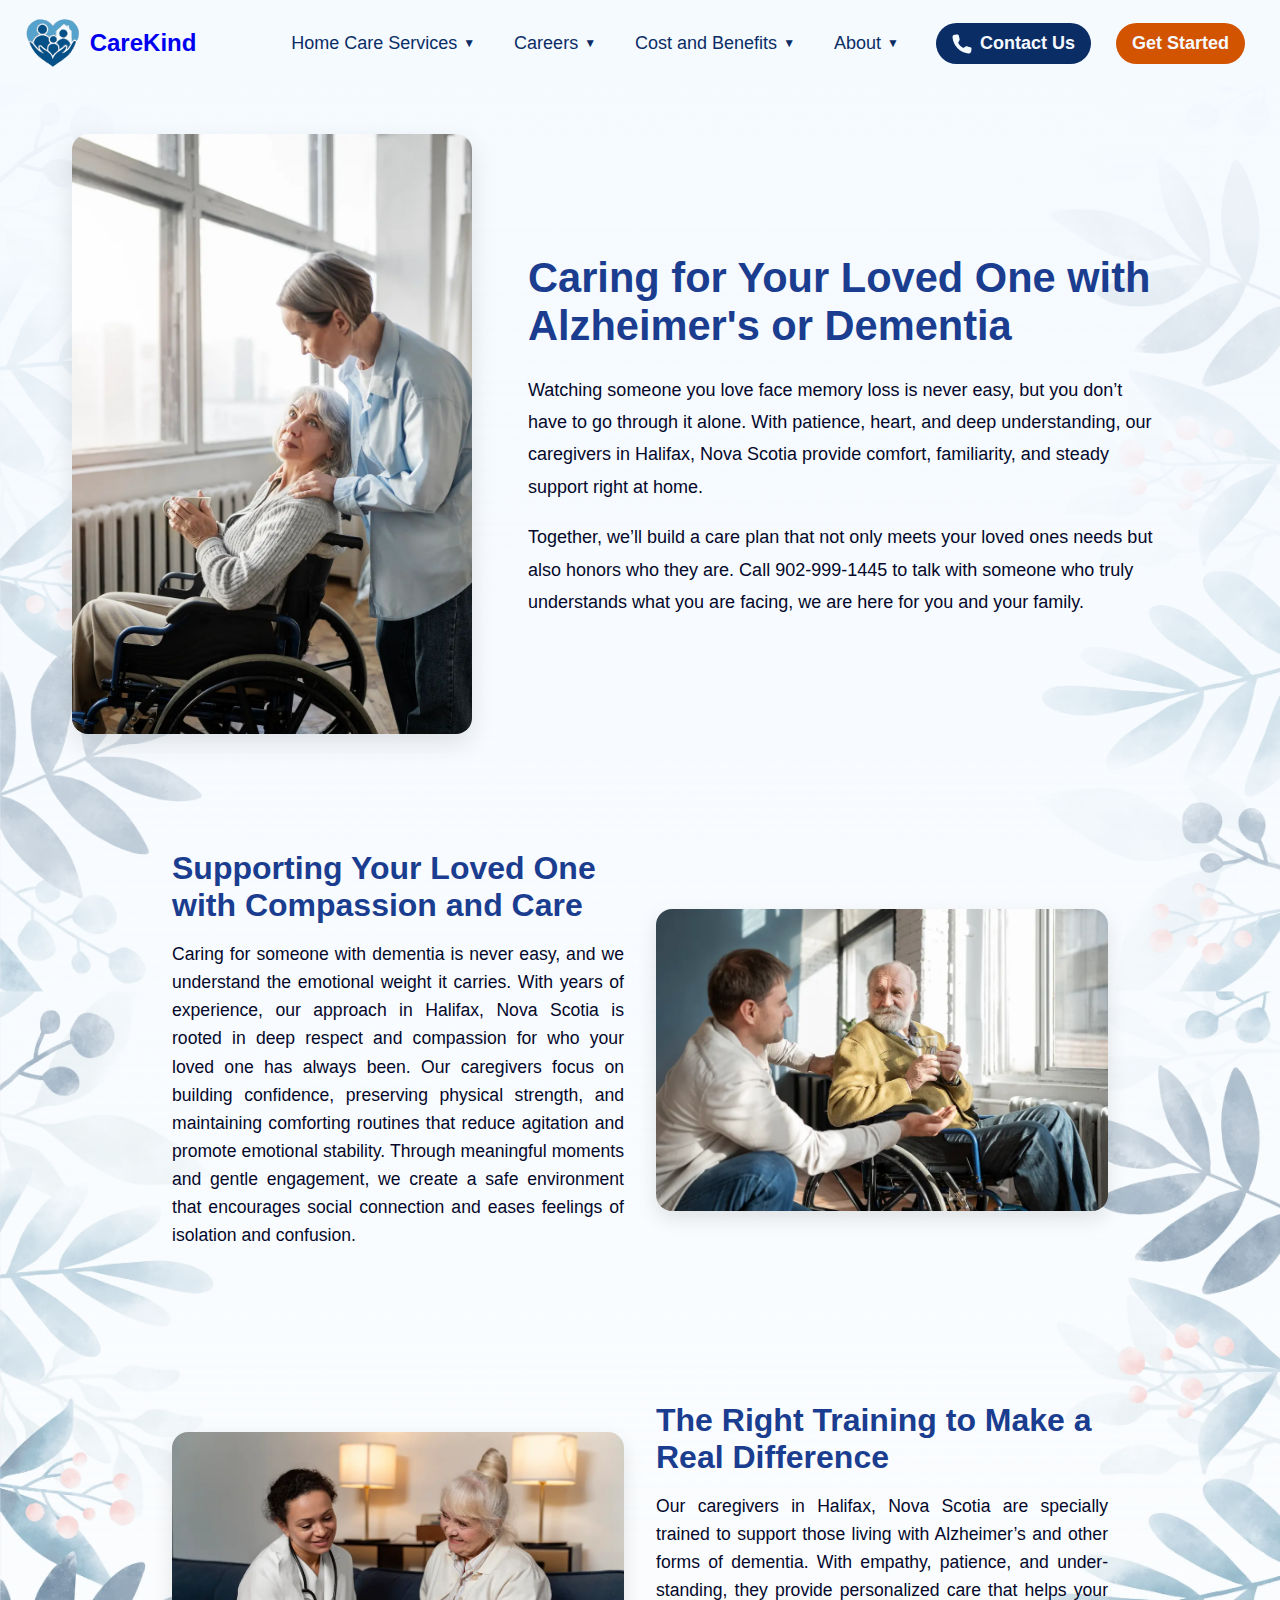
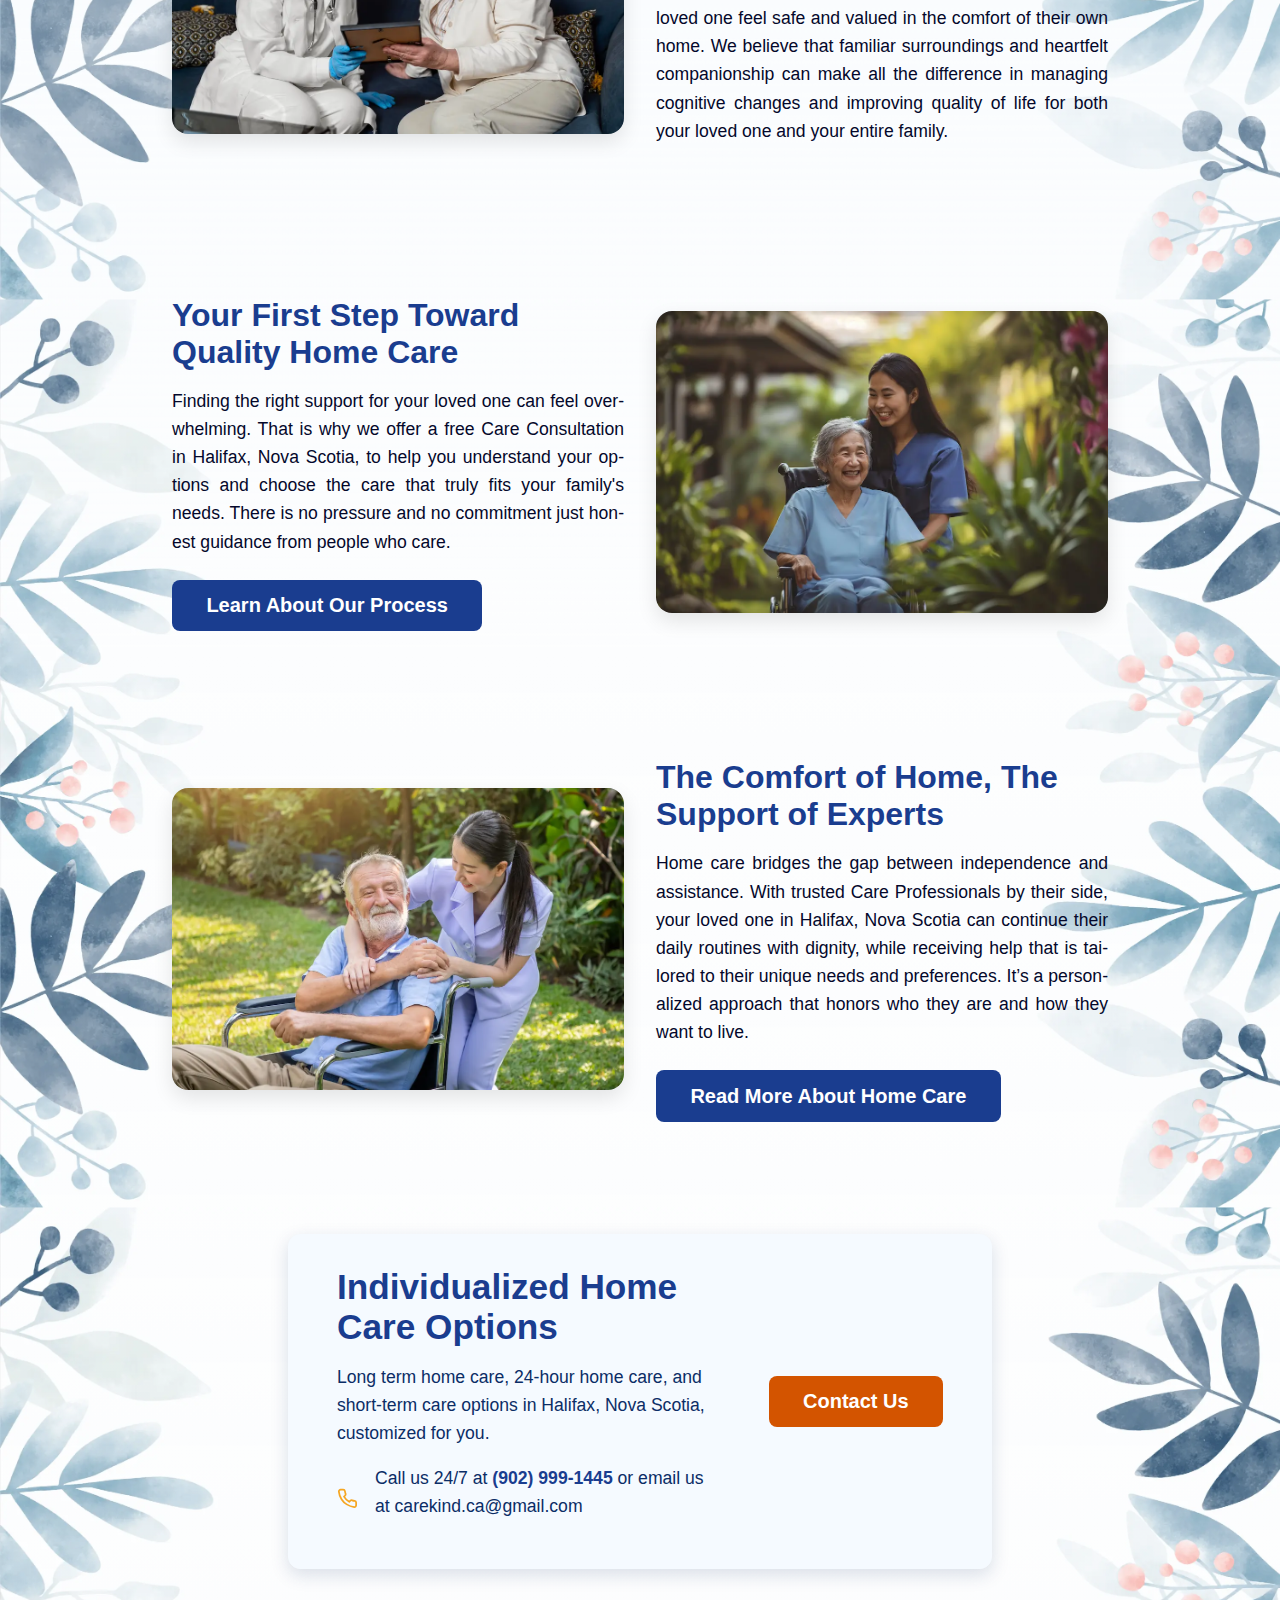
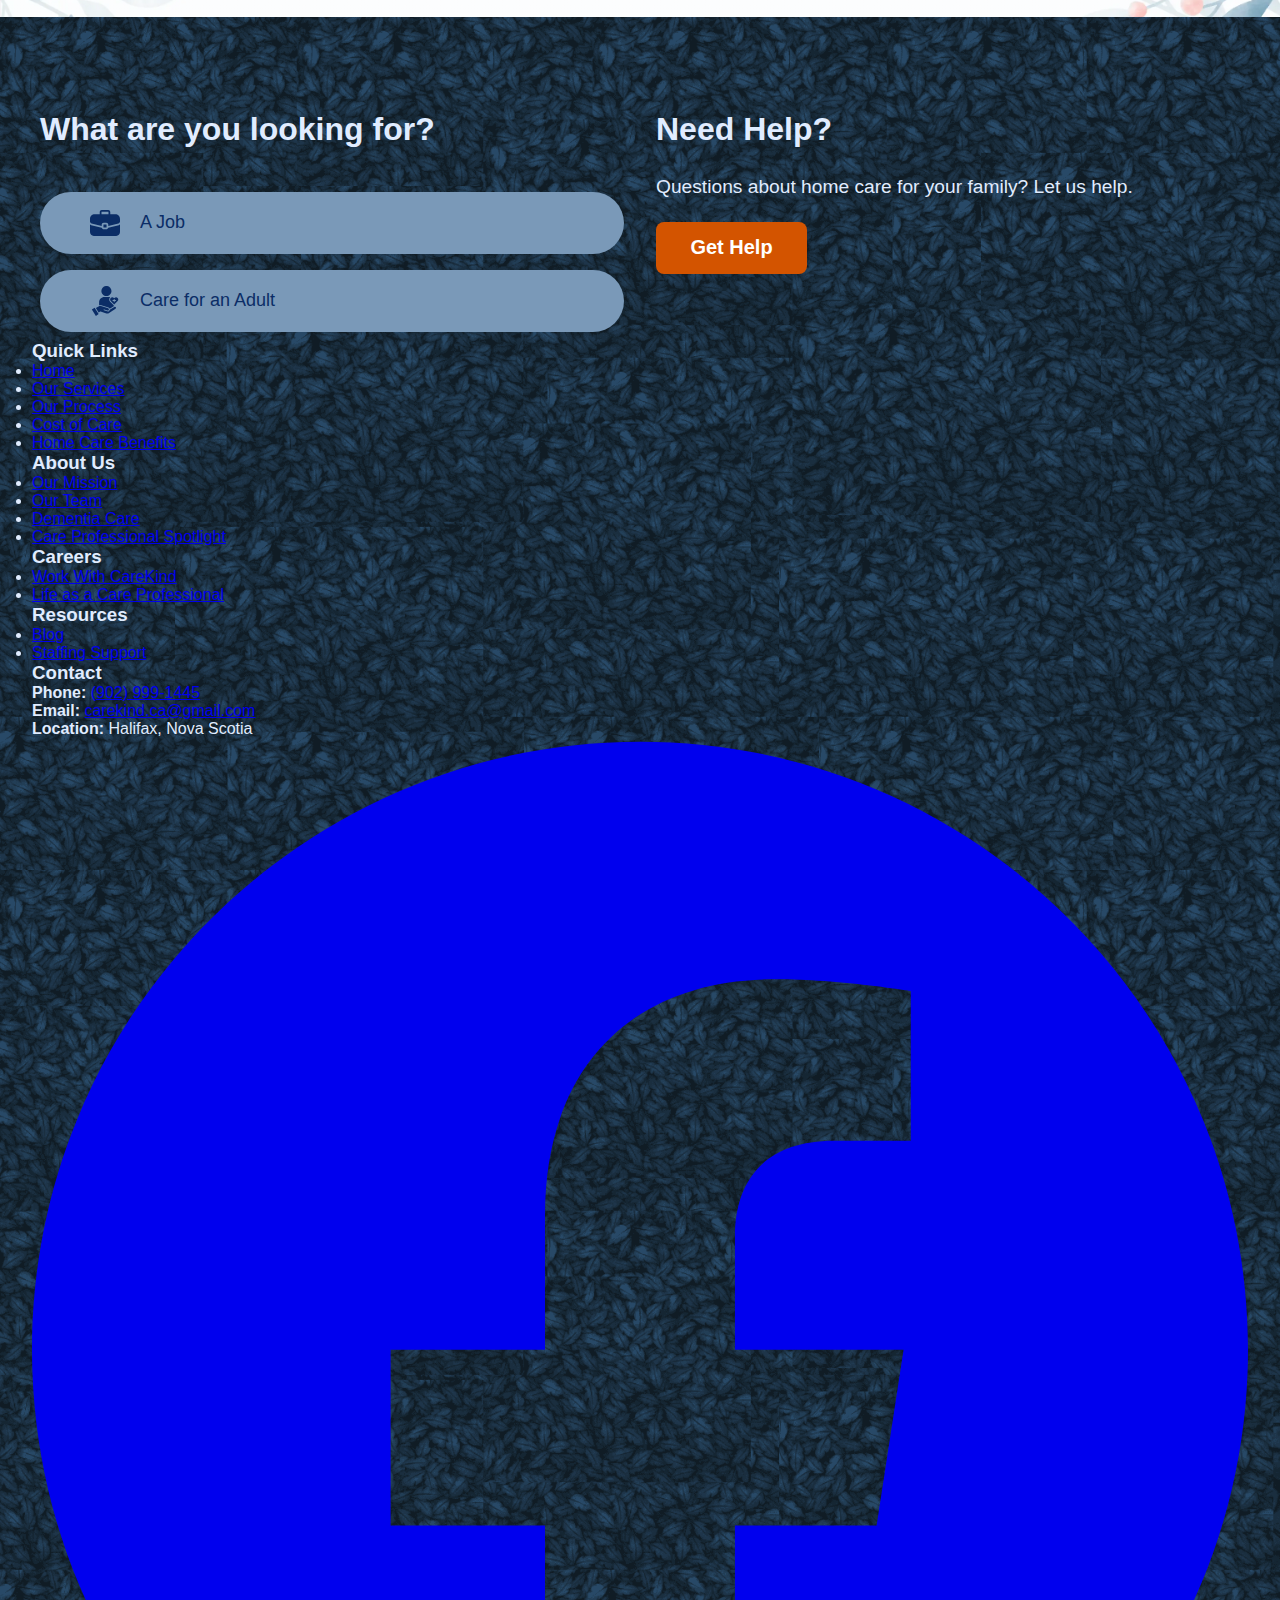
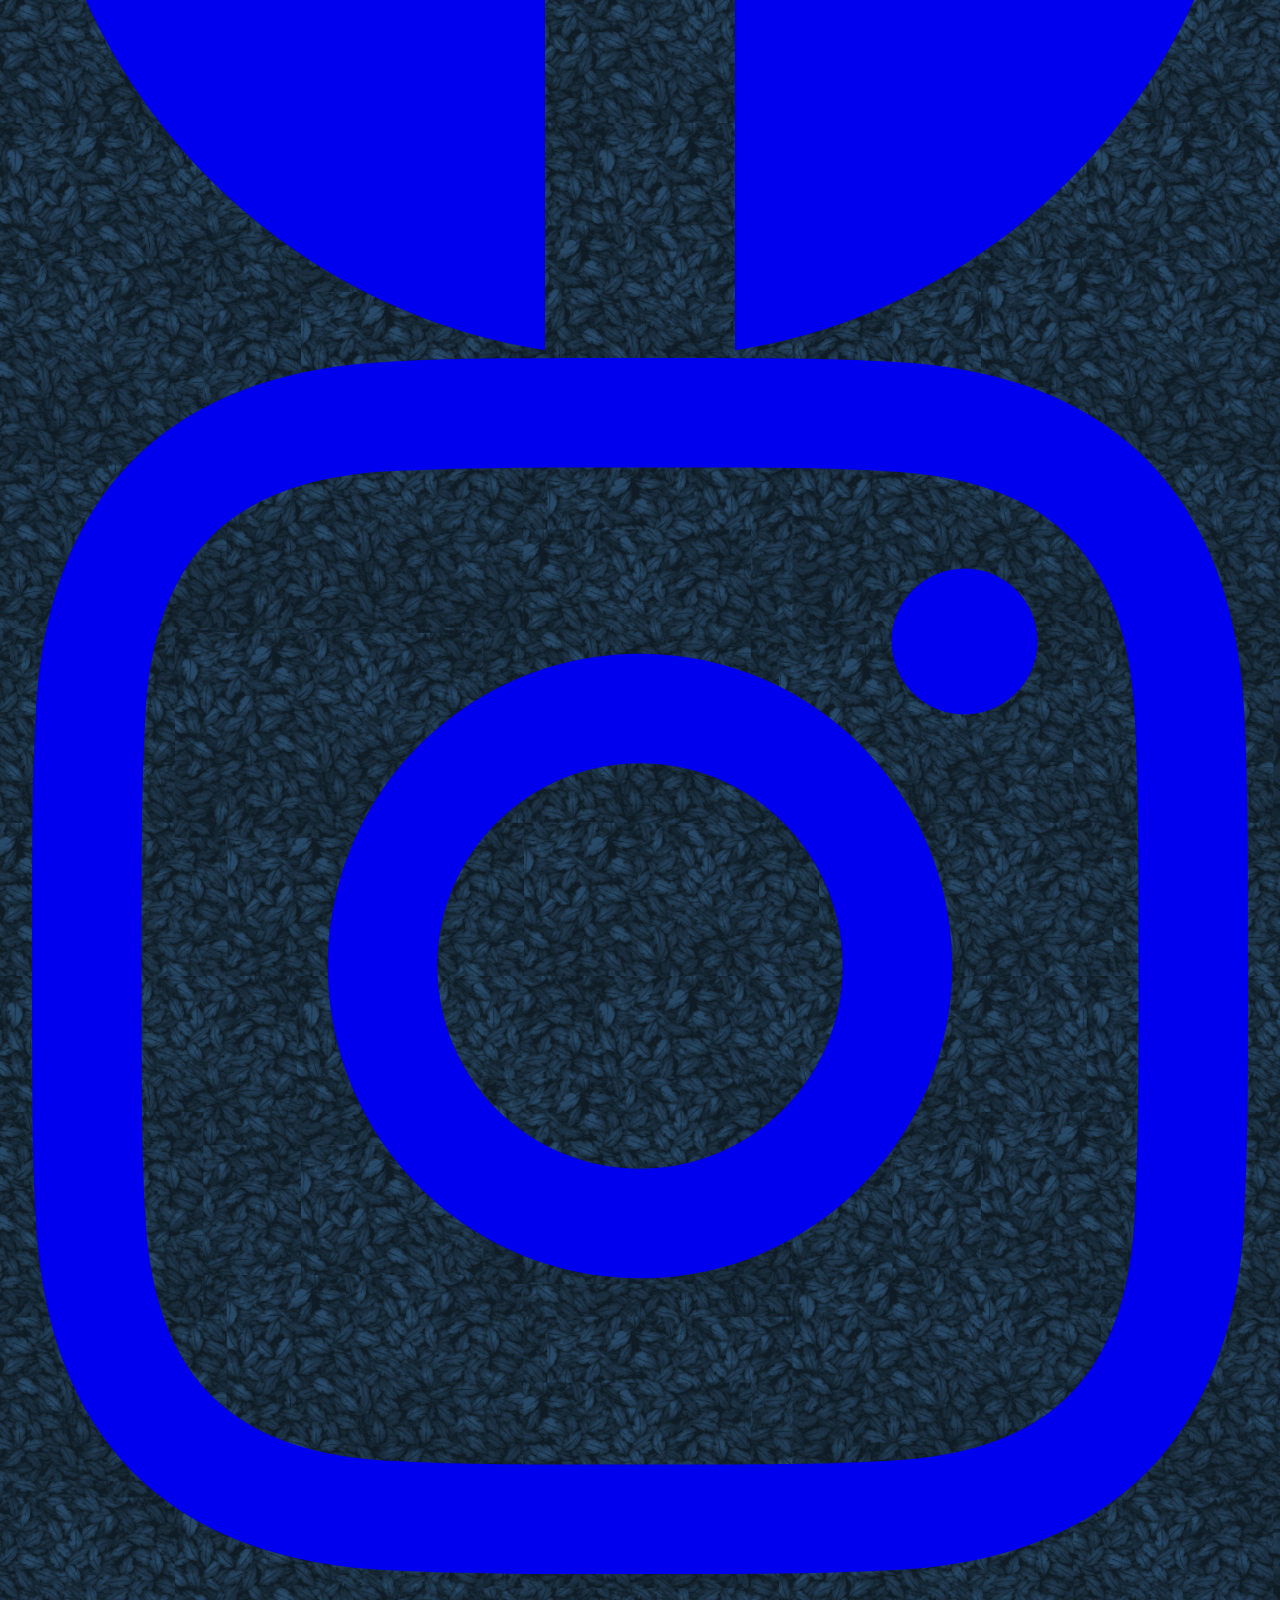
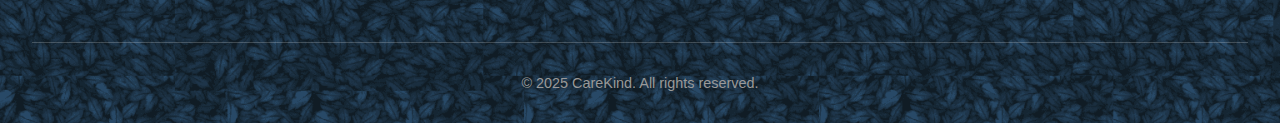
<file: cognitive.html>
<!DOCTYPE html>
<html lang="en">

<head>
  <meta charset="UTF-8" />
  <meta name="viewport" content="width=device-width, initial-scale=1.0" />
  <title>CareKind - Cognitive Care</title>
  <link rel="stylesheet" href="styles.css" />
  <link rel="icon" href="images/favicon.ico" type="image/x-icon" />

  <meta name="description"
    content="Compassionate cognitive care services for seniors living with Alzheimer's, dementia, and memory loss. CareKind helps families in Halifax support their loved ones with dignity and understanding." />
  <meta name="keywords"
    content="Alzheimer's care Halifax, dementia support, cognitive care Halifax, memory care services, in-home dementia care Nova Scotia" />
  <meta name="author" content="CareKind Home Care" />

  <meta property="og:title" content="CareKind - Cognitive and Memory Care for Seniors in Halifax" />
  <meta property="og:description"
    content="Specialized in-home care for seniors with dementia and Alzheimer’s. Compassionate support for memory-related conditions in Halifax, Nova Scotia." />
  <meta property="og:type" content="website" />
  <meta property="og:url" content="https://carekind.ca/cognitive-care" />
  <meta property="og:image" content="https://carekind.ca/images/logo.png" />
  <meta property="og:site_name" content="CareKind Home Care" />
  <meta property="og:locale" content="en_CA" />

  <meta name="twitter:card" content="summary_large_image" />
  <meta name="twitter:title" content="CareKind - Cognitive and Memory Care for Seniors in Halifax" />
  <meta name="twitter:description"
    content="We provide person-centered dementia and Alzheimer's care in Halifax, helping seniors live safely and meaningfully at home." />
  <meta name="twitter:image" content="https://carekind.ca/images/logo.png" />

  <script type="application/ld+json">
    {
      "@context": "https://schema.org",
      "@type": "LocalBusiness",
      "name": "CareKind Home Care",
      "image": "https://carekind.ca/images/logo.png",
      "url": "https://carekind.ca",
      "telephone": "+1-902-999-1445",
      "address": {
        "@type": "PostalAddress",
        "addressLocality": "Halifax",
        "addressRegion": "NS",
        "addressCountry": "CA"
      },
      "description": "CareKind Home Care offers dementia and cognitive care for seniors in Halifax. Our caregivers support clients living with Alzheimer’s and other memory conditions with respect, patience, and empathy."
    }
  </script>
</head>

<body>
  <header class="navv" aria-label="Main site header">
    <div class="navbar">
      <div class="container">
        <div class="brand">
          <img src="images/logo.svg" alt="CareKind Logo" class="logo" />
          <a href="index.html" class="brandtext">CareKind</a>
        </div>
        <nav aria-label="Main navigation">
          <div class="dropdown">
            <button class="dropbtn">
              Home Care Services<span class="arrow">&#9660;</span>
            </button>
            <div class="dropdown-content">
              <a href="services.html">Types of Home Care</a>
              <a href="cognitive.html">Alzheimers and Dementia Care</a>
              <a href="process.html">Our Process</a>
            </div>
          </div>

          <div class="dropdown">
            <button class="dropbtn">
              Careers <span class="arrow">&#9660;</span>
            </button>
            <div class="dropdown-content">
              <a href="career.html">Work With Carekind</a>
              <a href="experience.html">Life as a Care Professional</a>
              <a href="spotlight.html">Care Professional Spotlight</a>
            </div>
          </div>

          <div class="dropdown">
            <button class="dropbtn">
              Cost and Benefits <span class="arrow">&#9660;</span>
            </button>
            <div class="dropdown-content">
              <a href="cost.html">Cost of Care</a>
              <a href="benefits.html">Home Care Benefits</a>
            </div>
          </div>

          <div class="dropdown">
            <button class="dropbtn">
              About <span class="arrow">&#9660;</span>
            </button>
            <div class="dropdown-content">
              <a href="team.html">Our Team</a>
              <a href="mission.html">Our Mission</a>
            </div>
          </div>

          <a href="tel:9029991445" class="call-button nav-call">
            <svg viewBox="0 0 100 100" class="option-icon">
              <path
                d="M92.134 66.144c3.468.867 5.662 4.054 5.301 7.691l-1.088 11.433c-.582 9.684-7.217 13.406-15.623 11.914C39.212 92.105 7.886 60.824 2.796 19.254.416 2.16 14.201 3.904 26.143 2.544c3.66-.385 6.817 1.826 7.684 5.293l2.995 11.908c.845 3.881 3.092 8.549.107 12.343l-5.046 8.587c-1.024 1.456-1.21 3.133-.553 4.512 4.988 10.444 12.993 18.54 23.248 23.564 1.356.68 3.062.507 4.385-.44l9.047-5.353c3.689-2.88 8.42-.628 12.252.197z" />
            </svg>
            Contact Us
          </a>
          <a href="#" class="call-button get-started-btn">Get Started</a>
        </nav>

        <div class="overlay" id="overlay"></div>
        <div class="slide-panel" id="slidePanel">
          <span class="close-slide" id="closeSlide">&times;</span>

          <div class="step active" id="step1">
            <h2 class="question">What are you looking for?</h2>
            <a href="#" class="option-btn" data-next="jobForm">
              <svg viewBox="0 0 512 512" class="option-icon">
                <path
                  d="M277.131 280.54h-42.262a5.149 5.149 0 0 0-5.143 5.143v42.452a5.149 5.149 0 0 0 5.143 5.143h42.262a5.149 5.149 0 0 0 5.143-5.143v-42.452a5.149 5.149 0 0 0-5.143-5.143z">
                </path>
                <path
                  d="M433.013 106.981h-87.165V70.508c0-19.059-15.654-34.564-34.896-34.564H201.048c-19.242 0-34.896 15.505-34.896 34.564v36.474H78.987C35.434 106.981 0 142.415 0 185.969v47.341c2.932 14.277 13.24 26.028 27.505 30.593l172.13 42.067v-20.286c0-19.428 15.806-35.234 35.234-35.234h42.262c19.428 0 35.234 15.806 35.234 35.234v20.286l172.13-42.067c14.265-4.565 24.573-16.316 27.505-30.593v-47.341c0-43.554-35.434-78.988-78.987-78.988zm-117.257.001H196.244V70.508c0-2.55 2.065-4.473 4.804-4.473h109.904c2.739 0 4.804 1.923 4.804 4.473v36.474z">
                </path>
                <path
                  d="M492.981 292.778c-.288.089-.578.169-.87.24L311.166 337.24c-4.024 15.028-17.755 26.129-34.035 26.129h-42.262c-16.28 0-30.011-11.101-34.035-26.129L19.889 293.018a16.47 16.47 0 0 1-.87-.24A71.33 71.33 0 0 1 0 283.643v127.893c0 35.576 28.943 64.52 64.52 64.52h382.96c35.576 0 64.52-28.943 64.52-64.52V283.643a71.33 71.33 0 0 1-19.019 9.135z">
                </path>
              </svg>A job</a>
            <a href="#" class="option-btn" data-next="careForm">
              <svg viewBox="0 0 512 512" class="option-icon">
                <path
                  d="m138.824 465.678 9.04 14.173-47.502 30.294-68.574-107.516 47.481-30.294 59.407 93.109c.011.021.021.053.032.075.042.052.073.106.116.159zm275.929-108.9-77.402 49.61c-2.012 9.488-7.613 17.868-15.429 22.851-5.111 3.258-10.946 4.909-17.059 4.909-3.812 0-7.741-.639-11.67-1.938l-55.754-18.432c-3.961-1.31-6.112-5.59-4.802-9.562a7.559 7.559 0 0 1 9.551-4.802l55.754 18.432c5.995 1.981 11.319 1.523 15.855-1.363 4.877-3.109 8.37-8.977 9.104-15.291.032-.298.085-.575.16-.852.256-8.348-5.132-16.164-13.119-18.805L187.561 341.05c-11.915-3.94-23.362-2.641-34.043 3.876l-53.156 32.339 47.214 74.005 26.248-15.962a7.575 7.575 0 0 1 6.304-.713l100.765 33.308c13.534 4.494 27.036 2.79 39.037-4.909l115.47-74.005c8.87-5.686 11.468-17.559 5.793-26.461-5.697-8.859-17.56-11.447-26.44-5.75zm68.159-125.852c0 10.148-3.929 19.657-11.064 26.78l-58.917 58.949-58.917-58.949c-14.758-14.758-14.758-38.792 0-53.582 7.113-7.113 16.633-11.032 26.78-11.032 10.158 0 19.678 3.919 26.791 11.042a7.564 7.564 0 0 0 10.691 0c14.78-14.758 38.824-14.758 53.582 0 7.125 7.125 11.054 16.644 11.054 26.792zm-38.898 16.515c0-4.185-3.386-7.571-7.56-7.571h-15.962v-15.951c0-4.174-3.386-7.56-7.56-7.56s-7.56 3.386-7.56 7.56v15.951h-15.919a7.566 7.566 0 0 0-7.571 7.571c0 4.174 3.386 7.56 7.571 7.56h15.919v15.919c0 4.174 3.386 7.56 7.56 7.56s7.56-3.386 7.56-7.56v-15.919h15.962a7.56 7.56 0 0 0 7.56-7.56zM192.31 326.697l122.381 40.474a34.23 34.23 0 0 1 21.808 21.797l68.873-44.148v-14.333l-62.058-62.09c-20.647-20.647-20.647-54.274 0-74.953v-.011a63.278 63.278 0 0 1 1.938-1.842c-9.583-3.375-19.731-5.143-29.932-5.143h-69.81c-49.653 0-90.052 40.389-90.052 90.042v50.718c11.765-4.441 24.319-4.664 36.852-.511zm88.104-155.38c47.481 0 86.102-38.621 86.102-86.102 0-47.459-38.621-86.07-86.102-86.07-47.459 0-86.07 38.611-86.07 86.07 0 47.481 38.611 86.102 86.07 86.102z">
                </path>
              </svg>Care for an adult</a>
          </div>

          <div class="step" id="jobForm">
            <a href="#" class="back-arrow" data-back="step1" aria-label="Back">
              <img src="images/back-arrow.svg" alt="Back" class="back-icon" />
            </a>
            <h2 class="question2">Apply to be a caregiver</h2>
            <form id="jobFormFields">
              <div class="form-group">
                <input type="text" name="First Name" placeholder=" " required />
                <label>First Name</label>
              </div>
              <div class="form-group">
                <input type="text" name="Last Name" placeholder=" " required />
                <label>Last Name</label>
              </div>
              <div class="form-group">
                <input type="tel" name="Phone Number" placeholder=" " required />
                <label>Phone Number</label>
              </div>
              <div class="form-group">
                <input type="email" name="Email" placeholder=" " required />
                <label>Email</label>
              </div>
              <div class="form-group">
                <select name="Applied For" required>
                  <option value="" disabled selected hidden></option>
                  <option value="Caregiver">Caregiver</option>
                  <option value="Person Support Worker">Person Support Worker</option>
                  <option value="Continuing Care Assistance (CCA) - Home Care">Continuing Care Assistance (CCA) - Home
                    Care</option>
                </select>
                <label>What job do you want to apply for?</label>
              </div>
              <div class="form-group">
                <select name="Work Experience" required>
                  <option value="" disabled selected hidden></option>
                  <option value="No experience">No experience</option>
                  <option value="1-6 months">1-6 months</option>
                  <option value="6-12 months">6-12 months</option>
                  <option value="1-2 years">1-2 years</option>
                  <option value="2-3 years">2-3 years</option>
                  <option value="3-4 years">3-4 years</option>
                  <option value="4-5 years">4-5 years</option>
                  <option value="5-10 years">5-10 years</option>
                  <option value="10+ years">10+ years</option>
                </select>
                <label>How much work experience do you have?</label>
              </div>
              <label class="affirmation-checkbox">
                <input type="checkbox" name="identityDocs" required />
                <span>
                  I have documents that establish my identity and eligibility to work in Canada.
                </span>
              </label>
              <label class="affirmation-checkbox">
                <input type="checkbox" name="englishAffirmation" required />
                <span>
                  I can conduct business in written and spoken English.
                </span>
              </label>
              <button type="submit">Submit</button>
              <p class="submit-note">
                By clicking "Submit," you agree to our <a href="#">Privacy Policy</a>.
              </p>
            </form>
          </div>

          <div class="step" id="careForm">
            <a href="#" class="back-arrow" data-back="step1" aria-label="Back">
              <img src="images/back-arrow.svg" alt="Back" class="back-icon" />
            </a>
            <h2 class="question">Who needs care?</h2>
            <a href="#" class="option-btn" data-next="careNeeds" name="A loved One">
              <svg viewBox="0 0 512 512" class="option-icon">
                <path
                  d="M469.113 82.57C469.113 36.97 431.008 0 384 0s-85.113 36.969-85.113 82.57c0 45.602 38.105 82.57 85.113 82.57s85.113-36.968 85.113-82.57zM384 179.543c-9.074 0-17.926.953-26.465 2.746a92.635 92.635 0 0 1 6.996 6.813c16.117 17.484 24.996 40.55 24.996 64.957 0 29.539-14.394 51.144-26.933 66.664-.809 1.004-84.535 82.293-84.535 82.293-6.149 5.96-14.098 8.953-22.059 8.984-.04 0-.082.004-.121.004a31.78 31.78 0 0 1-22.234-9.04s-86.594-84.405-87.243-85.167c-15.437-17.348-23.93-39.934-23.93-63.738 0-24.407 8.88-47.473 24.997-64.957a92.635 92.635 0 0 1 6.996-6.813A128.676 128.676 0 0 0 128 179.543c-70.691 0-128 57.309-128 128v104.129c0 5.52 4.477 10 10 10h492c5.523 0 10-4.48 10-10V307.543c0-70.691-57.309-128-128-128zM213.113 82.57C213.113 36.97 175.008 0 128 0S42.887 36.969 42.887 82.57c0 45.602 38.105 82.57 85.113 82.57s85.113-36.968 85.113-82.57zm0 0">
                </path>
                <path
                  d="M154.34 254.059c0 16.82 6.265 32.035 16.375 43.113l-.008.008 78.207 76.175a10.007 10.007 0 0 0 13.941.016l74.95-72.676c10.812-13.383 19.855-27.96 19.855-46.636 0-26.508-14.082-61.317-56.531-61.317-15.566 0-29.664 6.832-39.89 17.875a60.671 60.671 0 0 0-5.239 6.524 60.72 60.72 0 0 0-5.367-6.653c-10.211-10.968-24.258-17.746-39.766-17.746-37.101 0-56.527 34.809-56.527 61.317zm0 0">
                </path>
              </svg>A parent or loved one</a>
            <a href="#" class="option-btn" data-next="careNeeds" name="Self">
              <svg viewBox="0 0 512 512" class="option-icon">
                <path
                  d="M210.352 246.633c33.882 0 63.222-12.153 87.195-36.13 23.973-23.972 36.125-53.304 36.125-87.19 0-33.876-12.152-63.211-36.129-87.192C273.566 12.152 244.23 0 210.352 0c-33.887 0-63.22 12.152-87.192 36.125s-36.129 53.309-36.129 87.188c0 33.886 12.156 63.222 36.133 87.195 23.977 23.969 53.313 36.125 87.188 36.125zM426.129 393.703c-.692-9.976-2.09-20.86-4.149-32.351-2.078-11.579-4.753-22.524-7.957-32.528-3.308-10.34-7.808-20.55-13.37-30.336-5.774-10.156-12.555-19-20.165-26.277-7.957-7.613-17.699-13.734-28.965-18.2-11.226-4.44-23.668-6.69-36.976-6.69-5.227 0-10.281 2.144-20.043 8.5a2711.03 2711.03 0 0 1-20.879 13.46c-6.707 4.274-15.793 8.278-27.016 11.903-10.949 3.543-22.066 5.34-33.039 5.34-10.972 0-22.086-1.797-33.047-5.34-11.21-3.622-20.296-7.625-26.996-11.899-7.77-4.965-14.8-9.496-20.898-13.469-9.75-6.355-14.809-8.5-20.035-8.5-13.313 0-25.75 2.254-36.973 6.7-11.258 4.457-21.004 10.578-28.969 18.199-7.605 7.281-14.39 16.12-20.156 26.273-5.558 9.785-10.058 19.992-13.371 30.34-3.2 10.004-5.875 20.945-7.953 32.524-2.059 11.476-3.457 22.363-4.149 32.363A438.821 438.821 0 0 0 0 423.949c0 26.727 8.496 48.363 25.25 64.32 16.547 15.747 38.441 23.735 65.066 23.735h246.532c26.625 0 48.511-7.984 65.062-23.734 16.758-15.946 25.254-37.586 25.254-64.325-.004-10.316-.351-20.492-1.035-30.242zm0 0">
                </path>
              </svg>Me</a>
          </div>
          <div class="step" id="careNeeds">
            <a href="#" class="back-arrow" data-back="careForm" aria-label="Back">
              <img src="images/back-arrow.svg" alt="Back" class="back-icon" />
            </a>
            <h2 class="question">What kinds of assistance are needed?</h2>
            <label class="mcq-btn">
              <svg viewBox="0 0 512 512" class="option-icon">
                <path
                  d="M437.852 43.198C429.36 34.688 418.066 30 406.05 30h-19.945v20c0 22.056-17.924 40-39.956 40h-179.8c-22.032 0-39.956-17.944-39.956-40V30h-20.011c-24.758 0-44.922 20.164-44.95 44.95l-.432 392c-.014 12.029 4.656 23.341 13.147 31.852C82.64 507.313 93.934 512 105.95 512h299.667c24.758 0 44.923-20.164 44.95-44.95l.433-392c.014-12.029-4.656-23.341-13.148-31.852zM261.094 180h106.453c8.275 0 14.983 6.716 14.983 15s-6.708 15-14.983 15H261.094c-8.275 0-14.983-6.716-14.983-15s6.708-15 14.983-15zm0 100h106.453c8.275 0 14.983 6.716 14.983 15s-6.708 15-14.983 15H261.094c-8.275 0-14.983-6.716-14.983-15s6.708-15 14.983-15zm0 100h106.881c8.275 0 14.983 6.716 14.983 15s-6.708 15-14.983 15H261.094c-8.275 0-14.983-6.716-14.983-15s6.708-15 14.983-15zM133.431 180.592c5.852-5.858 15.338-5.858 21.19 0l8.147 8.157 34.554-34.592c5.852-5.857 15.338-5.859 21.189 0 5.851 5.857 5.851 15.355 0 21.213l-45.149 45.198a14.972 14.972 0 0 1-21.19 0l-18.742-18.764c-5.851-5.857-5.851-15.355.001-21.212zm0 107.637c5.852-5.858 15.338-5.858 21.19 0l8.147 8.156 34.554-34.592c5.851-5.857 15.338-5.857 21.189 0s5.851 15.355 0 21.213l-45.149 45.199a14.974 14.974 0 0 1-21.19 0l-18.742-18.764c-5.851-5.857-5.851-15.354.001-21.212zm0 100c5.852-5.858 15.338-5.858 21.19 0l8.147 8.156 34.554-34.592c5.851-5.857 15.338-5.857 21.189 0s5.851 15.355 0 21.213l-45.149 45.199a14.974 14.974 0 0 1-21.19 0l-18.742-18.764c-5.851-5.857-5.851-15.354.001-21.212z">
                </path>
                <path
                  d="M156.361 50c0 5.523 4.472 10 9.989 10h179.8c5.517 0 9.989-4.477 9.989-10V10c0-5.523-4.472-10-9.989-10h-179.8c-5.517 0-9.989 4.477-9.989 10z">
                </path>
              </svg>
              <input type="checkbox" name="Everyday Tasks" />
              <span>Everyday tasks</span>
            </label>
            <label class="mcq-btn">
              <svg viewBox="0 0 512 512" class="option-icon">
                <circle cx="133.667" cy="44.795" r="44.793" transform="rotate(-45 133.669 44.823)"></circle>
                <path
                  d="m247.973 200.177 11.45 34.505 6.367 1.603a20.5 20.5 0 0 0 5.003.623c.045 0 .09-.005.135-.006v-14.996a44.914 44.914 0 0 1 7.236-24.482c-.776-.3-1.57-.571-2.398-.78l-36.65-9.224a27.377 27.377 0 0 1 8.857 12.757zM489.114 464.248h-17.351c8.434-5.468 12.666-16.003 9.698-26.144l-29.362-100.318a23.346 23.346 0 0 0-22.406-16.789h-38.839V293.18l54.176-24.922c9.762-4.49 14.035-16.044 9.544-25.806-4.49-9.761-16.044-14.035-25.806-9.544l-37.914 17.441v-28.443c0-18.33-14.859-33.19-33.19-33.19h-41.546c-18.33 0-33.19 14.859-33.19 33.19v20.396l22.977-16.87-37.44 41.61c-6.369 7.079-6.679 17.728-.731 25.164l53.963 67.478a19.766 19.766 0 0 0 1.595 1.761v24.019a31.159 31.159 0 0 1 14.919 0v-18.529a19.355 19.355 0 0 0 10.831-4.208c8.392-6.711 9.754-18.954 3.043-27.345l-43.653-54.585 26.398-29.339-14.749 25.293 25.676 32.106c52.929 7.393 92.966 52.874 92.966 106.925 0 10.043-1.383 19.768-3.961 29l1.884 6.438a23.243 23.243 0 0 0 9.721 13.028h-19.153a108.447 108.447 0 0 1-17.291 24.864h79.188c6.866 0 12.432-5.566 12.432-12.432s-5.562-12.432-12.429-12.432zM343.628 176.717c.102.008.201.022.303.029 23.864 1.693 44.476-16.298 46.161-40.043 1.69-23.805-16.238-44.472-40.043-46.161-23.805-1.69-44.472 16.238-46.161 40.043-1.682 23.703 16.088 44.288 39.74 46.132zM273.315 324.395l-3.741-11.274-14.477-18.103c-6.961-8.704-7.156-20.632-1.299-29.441l-4.46-13.443a34.835 34.835 0 0 1-4.981 22.083 34.843 34.843 0 0 1-10.327 10.734l18.678 56.291a108.786 108.786 0 0 1 20.607-16.847zM209.832 211.885l23.054 14.183a34.837 34.837 0 0 1 11.778 11.981l-10.992-33.126c-2.163-6.517-9.2-10.046-15.715-7.884-6.229 2.066-9.715 8.583-8.125 14.846z" />
                <path
                  d="M359.425 325.947c.385.806 12.615 12.342 7.254 30.44a69.971 69.971 0 0 1 20.093 18.439l-33.512 19.348a31.222 31.222 0 0 1 7.475 12.911l33.512-19.348c3.806 8.583 5.938 18.068 5.938 28.046s-2.132 19.463-5.938 28.046l-33.512-19.348a31.222 31.222 0 0 1-7.475 12.911l33.512 19.348c-11.258 15.357-28.661 25.935-48.561 28.071v-38.709a31.15 31.15 0 0 1-14.919 0v38.709c-19.9-2.136-37.302-12.714-48.56-28.071l33.512-19.348a31.222 31.222 0 0 1-7.475-12.911l-33.512 19.348c-3.806-8.583-5.938-18.068-5.938-28.046s2.132-19.462 5.938-28.046l33.512 19.348a31.222 31.222 0 0 1 7.475-12.911l-33.512-19.348a69.867 69.867 0 0 1 26.646-21.937l-15.856-19.827c-29.216 16.039-49.067 47.104-49.067 82.72 0 51.996 42.302 94.298 94.297 94.298 51.996 0 94.298-42.302 94.298-94.298-.001-42.001-27.606-77.672-65.625-89.835z" />
                <circle cx="330.752" cy="415.783" r="21.279" />
                <path
                  d="m225.255 238.47-64.572-39.726-18.377-52.76 25.023 39.751 27.714 17.05c2.058-9.085 8.681-16.902 18.168-20.05 1.198-.398 2.404-.7 3.611-.927l-11.291-2.842-27.417-31.582.554-8.289c1.115-16.674-11.499-31.095-28.173-32.21l-53.841-3.6c-16.674-1.115-31.095 11.499-32.21 28.173L54.378 286.383s2.921 58.824 4.333 87.216L10.929 475.346c-5.698 12.289-.355 26.869 11.933 32.567 12.285 5.697 26.868.356 32.567-11.933l50.329-107.239a24.52 24.52 0 0 0 2.245-11.538l-4.363-87.526 11.056.739 27.138 80.702 10.299 116.678c1.115 12.769 11.823 22.395 24.405 22.394 14.489 0 25.705-12.396 24.46-26.66l-10.552-119.59a24.501 24.501 0 0 0-1.187-5.685l-21.622-64.299 2.31-24.422-49.653-30.547c-5.537-3.407-8.882-9.141-9.571-15.135l-7.019-64.423 20.771 59.633a20.442 20.442 0 0 0 8.591 10.685l70.771 43.539c9.575 5.889 22.178 2.956 28.117-6.698 5.915-9.615 2.916-22.203-6.699-28.118z" />
              </svg>
              <input type="checkbox" name="Mobility" />
              <span>Mobility</span>
            </label>
            <label class="mcq-btn">
              <svg viewBox="0 0 64 64" class="option-icon">
                <path
                  d="M57.91 35.43c5.072-6.015.254-12.395-6.72-18.73a8.312 8.312 0 0 1-6.07 5.8.998.998 0 0 1-.29-1.95 6.74 6.74 0 0 0 4.68-5.29 27.016 27.016 0 0 0-9.22-5.18c-2.928 2.569-6.137 6.52-3.37 11.96a.998.998 0 0 1-1.75.96c-3.048-5.918-.281-10.237 2.83-13.53a27.876 27.876 0 0 0-18.78 3.03 9.165 9.165 0 0 1 6.21 2.9 1 1 0 1 1-1.4 1.43c-3.995-4.243-9.959-2.177-12.38 2.55-3.223 5.77-.625 8.933 3.58 9.69a1 1 0 0 1-.27 1.98c-.18-.02-4.39-.64-6.08-3.95a5.756 5.756 0 0 1-.37-.89c-3.53 4.46-3.3 7.94.58 12.01a4.341 4.341 0 0 0 4.29 1.33c3.144-.795 7.396-2.555 8.27-4.82.804-1.997-.93-2.193.38-3.32 1.709-.767 2.244 2.153 1.5 4.02-.683 1.935-3.347 3.804-5.69 4.71a7.365 7.365 0 0 0 3.2 4.06c3.17 1.96 7.4 1.56 9.19 1.08a1.529 1.529 0 0 1 1.4.31 9.717 9.717 0 0 0 4.14 2.1 2.599 2.599 0 0 1 1.63 1.01l4.17 5.98a1.01 1.01 0 0 0 .82.43h3.49a1.003 1.003 0 0 0 1-1v-4.07c8.374-1.982 13.838-5.919 10.85-13.43a1.067 1.067 0 0 1 .18-1.18zm-9.7-6.81 4.07-.93a1 1 0 0 1 .45 1.95l-4.07.93a.859.859 0 0 1-.22.02 1 1 0 0 1-.23-1.97zm-7.75 5.22c1.055-1.942 2.091-6.127-1.06-7.45a1 1 0 0 1-.46-1.34c1.243-1.88 4.2 1.747 4.35 3 .71 2.46-.33 5.22-1.01 6.63a11.902 11.902 0 0 1 4.66 6.43 1.003 1.003 0 1 1-1.89.67c-2.609-7.844-8.953-7.105-12.92-4.72a1.003 1.003 0 0 1-1.08-1.69c.2-.12 4.83-3.02 9.41-1.53zm-17.9-7.96c-1.005-.103-4.125-.098-3.66-1.85a1 1 0 0 1 1.27-.61 5.118 5.118 0 0 0 7.09-3.3 1.003 1.003 0 0 1 1.92.58 8.697 8.697 0 0 1-1.66 2.9 4.498 4.498 0 0 0 1.51 2.47 3.78 3.78 0 0 0 2.98.56 1 1 0 0 1 1.15.83 1.013 1.013 0 0 1-.83 1.15 5.637 5.637 0 0 1-6.46-3.63 6.204 6.204 0 0 1-3.31.9z" />
              </svg>
              <input type="checkbox" name="Memory Care" />
              <span>Memory care</span>
            </label>
            <label class="mcq-btn">
              <svg viewBox="0 0 95 95" class="option-icon">
                <path
                  d="M95.6 46.3 74 8.5c-.6-1.3-2-2-3.5-2l-44.1-.3c-1.4 0-2.6.8-3.5 2L.6 45.6c-.8 1.3-.8 2.8 0 4l21.6 37.8c.6 1.3 2 2 3.5 2l44.1.4c1.4 0 2.6-.8 3.5-2l22.4-37.4c.4-1.1.4-2.5-.1-4.1zm-26.2 5.9H52.2v17c0 2.2-1.8 4-4 4s-4-1.8-4-4v-17H26.8c-2.2 0-4-1.8-4-4s1.8-4 4-4H44v-17c0-2.2 1.8-4 4-4s4 1.8 4 4v17h17.1c2.2 0 4 1.8 4 4s-1.5 4-3.7 4z" />
              </svg>
              <input type="checkbox" name="Other" />
              <span>Other</span>
            </label>
            <a href="#" class="option-btn" id="next" data-next="careRequest">Next</a>
          </div>

          <div class="step" id="careRequest">
            <a href="#" class="back-arrow" data-back="careNeeds" aria-label="Back">
              <img src="images/back-arrow.svg" alt="Back" class="back-icon" />
            </a>
            <h2 class="question2">Find care for a loved one</h2>
            <form id="careRequestForm">
              <div class="form-group">
                <input type="text" name="First Name" placeholder=" " required />
                <label>First Name</label>
              </div>
              <div class="form-group">
                <input type="text" name="Last Name" placeholder=" " required />
                <label>Last Name</label>
              </div>
              <div class="form-group">
                <input type="tel" name="Phone Number" placeholder=" " required />
                <label>Phone Number</label>
              </div>
              <div class="form-group">
                <input type="email" name="Email" placeholder=" " required />
                <label>Email</label>
              </div>
              <div class="form-group">
                <input type="text" name="Postal Code" placeholder=" " required />
                <label>Postal Code</label>
              </div>

              <button type="submit">Request a care consultation</button>
              <p class="submit-note">
                By clicking "Request a Care Consultation," you agree to our
                <a href="#" target="_blank" rel="noopener noreferrer">Privacy Policy</a>.
              </p>
            </form>
          </div>
        </div>

        <div class="hamburger" aria-expanded="false" role="button" tabindex="0">
          <div class="hamburger-icon"></div>
          <div class="hamburger-icon"></div>
          <div class="hamburger-icon"></div>
        </div>

        <span class="close-icon" aria-label="Close menu">&times;</span>
      </div>
    </div>

    <a href="tel:9029991445" class="call-button contact-bar" aria-label="Call us at 902-999-1445">
      <svg viewBox="0 0 100 100" class="option-icon">
        <path
          d="M92.134 66.144c3.468.867 5.662 4.054 5.301 7.691l-1.088 11.433c-.582 9.684-7.217 13.406-15.623 11.914C39.212 92.105 7.886 60.824 2.796 19.254.416 2.16 14.201 3.904 26.143 2.544c3.66-.385 6.817 1.826 7.684 5.293l2.995 11.908c.845 3.881 3.092 8.549.107 12.343l-5.046 8.587c-1.024 1.456-1.21 3.133-.553 4.512 4.988 10.444 12.993 18.54 23.248 23.564 1.356.68 3.062.507 4.385-.44l9.047-5.353c3.689-2.88 8.42-.628 12.252.197z" />
      </svg>
      Contact Us
    </a>
  </header>
  <div id="page-content">

    <section class="services-hero-page">
      <div class="hero-text">
        <h1>Caring for Your Loved One with Alzheimer's or Dementia</h1>
        <p>Watching someone you love face memory loss is never easy, but you don’t have to go through it alone. With
          patience, heart, and deep understanding, our caregivers in Halifax, Nova Scotia provide comfort, familiarity,
          and steady support right at home.</p>
        <br>
        <p>Together, we’ll build a care plan that not only meets your loved ones needs but also honors who they are.
          Call 902-999-1445 to talk with someone who truly understands what you are facing, we are here for you and your
          family.</p>
      </div>
      <div class="hero-image">
        <img class="float-left" src="images/cognitive1.webp" alt="Caregiver caring a person with dementia" />
      </div>
    </section>

    <section class="info-split-section">
      <div class="info-text">
        <h2>Supporting Your Loved One with Compassion and Care</h2>
        <p>
          Caring for someone with dementia is never easy, and we understand the emotional weight it carries. With years
          of experience, our approach in Halifax, Nova Scotia is rooted in deep respect and compassion for who your
          loved one has always been. Our caregivers focus on building confidence, preserving physical strength, and
          maintaining comforting routines that reduce agitation and promote emotional stability. Through meaningful
          moments and gentle engagement, we create a safe environment that encourages social connection and eases
          feelings of isolation and confusion.
        </p>
      </div>
      <div class="info-image float-above">
        <img src="images/cognitive2.webp" alt="Caregiver and elderly man smiling on a porch swing" />
      </div>
    </section>

    <section class="info-split-section-reverse">
      <div class="info-text">
        <h2>The Right Training to Make a Real Difference</h2>
        <p>
          Our caregivers in Halifax, Nova Scotia are specially trained to support those living with Alzheimer’s and
          other forms of dementia. With empathy, patience, and understanding, they provide personalized care that helps
          your loved one feel safe and valued in the comfort of their own home. We believe that familiar surroundings
          and heartfelt companionship can make all the difference in managing cognitive changes and improving quality of
          life for both your loved one and your entire family.
        </p>
      </div>
      <div class="info-image float-above">
        <img src="images/cognitive3.webp" alt="Caregiver supporting an elderly woman at home" />
      </div>
    </section>

    <section class="info-split-section">
      <div class="info-text">
        <h2>Your First Step Toward Quality Home Care</h2>
        <p>
          Finding the right support for your loved one can feel overwhelming. That is why we offer a free Care
          Consultation in Halifax, Nova Scotia, to help you understand your options and choose the care that truly fits
          your family's needs. There is no pressure and no commitment just honest guidance from people who care.
        </p>
        <a href="process.html" class="cta-button3">Learn About Our Process</a>
      </div>
      <div class="info-image">
        <img class="float-right" src="images/process1.webp" alt="Elderly woman smiling with caregiver among nature">
      </div>
    </section>

    <section class="info-split-section-reverse">
      <div class="info-text">
        <h2>The Comfort of Home, The Support of Experts</h2>
        <p>
          Home care bridges the gap between independence and assistance. With trusted Care Professionals by their side,
          your loved one in Halifax, Nova Scotia can continue their daily routines with dignity, while receiving help
          that is tailored to their unique needs and preferences. It’s a personalized approach that honors who they are
          and how they want to live.
        </p>
        <a href="benefits.html" class="cta-button3">Read More About Home Care</a>
      </div>
      <div class="info-image">
        <img class="float-left" src="images/benefits.webp" alt="Elderly man smiling with caregiver">
      </div>
    </section>



    <section class="home-care-container">
      <div class="home-care-text">
        <h2>Individualized Home Care Options</h2>
        <p>
          Long term home care, 24-hour home care, and short-term care options in Halifax, Nova Scotia, customized for
          you.
        </p>
        <div class="contact-info">
          <p class="phone-number">
            <span class="phone-icon">
              <svg xmlns="http://www.w3.org/2000/svg" width="20" height="20" viewBox="0 0 23 23" fill="none"
                stroke="currentColor" stroke-width="2" stroke-linecap="round" stroke-linejoin="round">
                <path
                  d="M22 16.92v3a2 2 0 0 1-2.18 2 19.79 19.79 0 0 1-8.63-3.07 19.5 19.5 0 0 1-6-6 19.79 19.79 0 0 1-3.07-8.67A2 2 0 0 1 4.11 2h3a2 2 0 0 1 2 1.72 12.84 12.84 0 0 0 .7 2.81 2 2 0 0 1-.45 2.11L8.09 9.91a16 16 0 0 0 6 6l1.27-1.27a2 2 0 0 1 2.11-.45 12.84 12.84 0 0 0 2.81.7A2 2 0 0 1 22 16.92z">
                </path>
              </svg>
            </span>
            <span>Call us 24/7 at <a href="tel:9029991445">(902) 999-1445</a> or email us at carekind.ca@gmail.com</span>
          </p>
        </div>
      </div>
      <div class="contact-btn-container">
        <a href="tel:9029991445" class="cta-button2">Contact Us</a>
      </div>
    </section>

  </div>

  <footer class="leaf-footer" aria-label="Site footer">
    <div class="footer-inner">

      <div class="left-footer">
        <h2 class="question3">What are you looking for?</h2>
        <a href="#" class="option-btn" data-next="jobForm" id="footerApplyJobBtn" aria-label="Apply for a job">
          <svg viewBox="0 0 512 512" class="option-icon">
            <path
              d="M277.131 280.54h-42.262a5.149 5.149 0 0 0-5.143 5.143v42.452a5.149 5.149 0 0 0 5.143 5.143h42.262a5.149 5.149 0 0 0 5.143-5.143v-42.452a5.149 5.149 0 0 0-5.143-5.143z">
            </path>
            <path
              d="M433.013 106.981h-87.165V70.508c0-19.059-15.654-34.564-34.896-34.564H201.048c-19.242 0-34.896 15.505-34.896 34.564v36.474H78.987C35.434 106.981 0 142.415 0 185.969v47.341c2.932 14.277 13.24 26.028 27.505 30.593l172.13 42.067v-20.286c0-19.428 15.806-35.234 35.234-35.234h42.262c19.428 0 35.234 15.806 35.234 35.234v20.286l172.13-42.067c14.265-4.565 24.573-16.316 27.505-30.593v-47.341c0-43.554-35.434-78.988-78.987-78.988zm-117.257.001H196.244V70.508c0-2.55 2.065-4.473 4.804-4.473h109.904c2.739 0 4.804 1.923 4.804 4.473v36.474z">
            </path>
            <path
              d="M492.981 292.778c-.288.089-.578.169-.87.24L311.166 337.24c-4.024 15.028-17.755 26.129-34.035 26.129h-42.262c-16.28 0-30.011-11.101-34.035-26.129L19.889 293.018a16.47 16.47 0 0 1-.87-.24A71.33 71.33 0 0 1 0 283.643v127.893c0 35.576 28.943 64.52 64.52 64.52h382.96c35.576 0 64.52-28.943 64.52-64.52V283.643a71.33 71.33 0 0 1-19.019 9.135z">
            </path>
          </svg>
          A Job
        </a>
        <a href="#" class="option-btn carebutton" data-next="careForm" id="footerCareAdultBtn"
          aria-label="Request care for an adult">
          <svg viewBox="0 0 512 512" class="option-icon">
            <path
              d="m138.824 465.678 9.04 14.173-47.502 30.294-68.574-107.516 47.481-30.294 59.407 93.109c.011.021.021.053.032.075.042.052.073.106.116.159zm275.929-108.9-77.402 49.61c-2.012 9.488-7.613 17.868-15.429 22.851-5.111 3.258-10.946 4.909-17.059 4.909-3.812 0-7.741-.639-11.67-1.938l-55.754-18.432c-3.961-1.31-6.112-5.59-4.802-9.562a7.559 7.559 0 0 1 9.551-4.802l55.754 18.432c5.995 1.981 11.319 1.523 15.855-1.363 4.877-3.109 8.37-8.977 9.104-15.291.032-.298.085-.575.16-.852.256-8.348-5.132-16.164-13.119-18.805L187.561 341.05c-11.915-3.94-23.362-2.641-34.043 3.876l-53.156 32.339 47.214 74.005 26.248-15.962a7.575 7.575 0 0 1 6.304-.713l100.765 33.308c13.534 4.494 27.036 2.79 39.037-4.909l115.47-74.005c8.87-5.686 11.468-17.559 5.793-26.461-5.697-8.859-17.56-11.447-26.44-5.75zm68.159-125.852c0 10.148-3.929 19.657-11.064 26.78l-58.917 58.949-58.917-58.949c-14.758-14.758-14.758-38.792 0-53.582 7.113-7.113 16.633-11.032 26.78-11.032 10.158 0 19.678 3.919 26.791 11.042a7.564 7.564 0 0 0 10.691 0c14.78-14.758 38.824-14.758 53.582 0 7.125 7.125 11.054 16.644 11.054 26.792zm-38.898 16.515c0-4.185-3.386-7.571-7.56-7.571h-15.962v-15.951c0-4.174-3.386-7.56-7.56-7.56s-7.56 3.386-7.56 7.56v15.951h-15.919a7.566 7.566 0 0 0-7.571 7.571c0 4.174 3.386 7.56 7.571 7.56h15.919v15.919c0 4.174 3.386 7.56 7.56 7.56s7.56-3.386 7.56-7.56v-15.919h15.962a7.56 7.56 0 0 0 7.56-7.56zM192.31 326.697l122.381 40.474a34.23 34.23 0 0 1 21.808 21.797l68.873-44.148v-14.333l-62.058-62.09c-20.647-20.647-20.647-54.274 0-74.953v-.011a63.278 63.278 0 0 1 1.938-1.842c-9.583-3.375-19.731-5.143-29.932-5.143h-69.81c-49.653 0-90.052 40.389-90.052 90.042v50.718c11.765-4.441 24.319-4.664 36.852-.511zm88.104-155.38c47.481 0 86.102-38.621 86.102-86.102 0-47.459-38.621-86.07-86.102-86.07-47.459 0-86.07 38.611-86.07 86.07 0 47.481 38.611 86.102 86.07 86.102z">
            </path>
          </svg>
          Care for an Adult
        </a>
      </div>

      <div class="right-footer">
        <h2 class="question3">Need Help?</h2>
        <p>Questions about home care for your family? Let us help.</p>
        <a href="tel:9029991445" class="cta-button2" aria-label="Get Help by phone">Get Help</a>
      </div>
    </div>

    <div class="footer-inner2">
      <div class="footer-column">
        <h3>Quick Links</h3>
        <ul>
          <li><a href="index.html">Home</a></li>
          <li><a href="services.html">Our Services</a></li>
          <li><a href="process.html">Our Process</a></li>
          <li><a href="cost.html">Cost of Care</a></li>
          <li><a href="benefits.html">Home Care Benefits</a></li>
        </ul>
      </div>

      <div class="footer-column">
        <h3>About Us</h3>
        <ul>
          <li><a href="mission.html">Our Mission</a></li>
          <li><a href="team.html">Our Team</a></li>
          <li><a href="dementia.html">Dementia Care</a></li>
          <li><a href="spotlight.html">Care Professional Spotlight</a></li>
        </ul>
      </div>

      <div class="footer-column">
        <h3>Careers</h3>
        <ul>
          <li><a href="career.html">Work With CareKind</a></li>
          <li><a href="spotlight.html">Life as a Care Professional</a></li>
        </ul>
      </div>

      <div class="footer-column">
        <h3>Resources</h3>
        <ul>
          <li><a href="blog.html">Blog</a></li>
          <li><a href="staffing.html">Staffing Support</a></li>
        </ul>
      </div>
      <div class="footer-column">
        <h3>Contact</h3>
        <p class="footer-contact">
          <strong>Phone:</strong> <a href="tel:9029991445">(902) 999-1445</a><br>
          <strong>Email:</strong> <a href="mailto:carekind.ca@gmail.com">carekind.ca@gmail.com</a><br>
          <strong>Location:</strong> Halifax, Nova Scotia
        </p>
        <div class="social-links">
          <a href="https://www.facebook.com/people/CareKind-Home-Care-Services/61578882654115/" target="_blank" rel="noopener noreferrer" aria-label="Visit our Facebook page" class="social-icon">
            <svg viewBox="0 0 24 24" fill="currentColor">
              <path d="M24 12.073c0-6.627-5.373-12-12-12s-12 5.373-12 12c0 5.99 4.388 10.954 10.125 11.854v-8.385H7.078v-3.47h3.047V9.43c0-3.007 1.792-4.669 4.533-4.669 1.312 0 2.686.235 2.686.235v2.953H15.83c-1.491 0-1.956.925-1.956 1.874v2.25h3.328l-.532 3.47h-2.796v8.385C19.612 23.027 24 18.062 24 12.073z"/>
            </svg>
          </a>
          <a href="https://www.instagram.com/carekind_homecareservices/" target="_blank" rel="noopener noreferrer" aria-label="Visit our Instagram page" class="social-icon">
            <svg viewBox="0 0 24 24" fill="currentColor">
              <path d="M12 2.163c3.204 0 3.584.012 4.85.07 3.252.148 4.771 1.691 4.919 4.919.058 1.265.069 1.645.069 4.849 0 3.205-.012 3.584-.069 4.849-.149 3.225-1.664 4.771-4.919 4.919-1.266.058-1.644.07-4.85.07-3.204 0-3.584-.012-4.849-.07-3.26-.149-4.771-1.699-4.919-4.92-.058-1.265-.07-1.644-.07-4.849 0-3.204.013-3.583.07-4.849.149-3.227 1.664-4.771 4.919-4.919 1.266-.057 1.645-.069 4.849-.069zm0-2.163c-3.259 0-3.667.014-4.947.072-4.358.2-6.78 2.618-6.98 6.98-.059 1.281-.073 1.689-.073 4.948 0 3.259.014 3.668.072 4.948.2 4.358 2.618 6.78 6.98 6.98 1.281.058 1.689.072 4.948.072 3.259 0 3.668-.014 4.948-.072 4.354-.2 6.782-2.618 6.979-6.98.059-1.28.073-1.689.073-4.948 0-3.259-.014-3.667-.072-4.947-.196-4.354-2.617-6.78-6.979-6.98-1.281-.059-1.69-.073-4.949-.073zm0 5.838c-3.403 0-6.162 2.759-6.162 6.162s2.759 6.163 6.162 6.163 6.162-2.759 6.162-6.163c0-3.403-2.759-6.162-6.162-6.162zm0 10.162c-2.209 0-4-1.79-4-4 0-2.209 1.791-4 4-4s4 1.791 4 4c0 2.21-1.791 4-4 4zm6.406-11.845c-.796 0-1.441.645-1.441 1.44s.645 1.44 1.441 1.44c.795 0 1.439-.645 1.439-1.44s-.644-1.44-1.439-1.44z"/>
            </svg>
          </a>
        </div>
      </div>
    </div>

    <div class="standard-footer">
      <p>&copy; 2025 CareKind. All rights reserved.</p>
    </div>
  </footer>



  <div class="mobile-get-started-bar">
    <a href="#" class="call-button get-started-btn" aria-label="Get Started">Get Started</a>
  </div>
  <script src="script.js"></script>
</body>

</html>
</file>
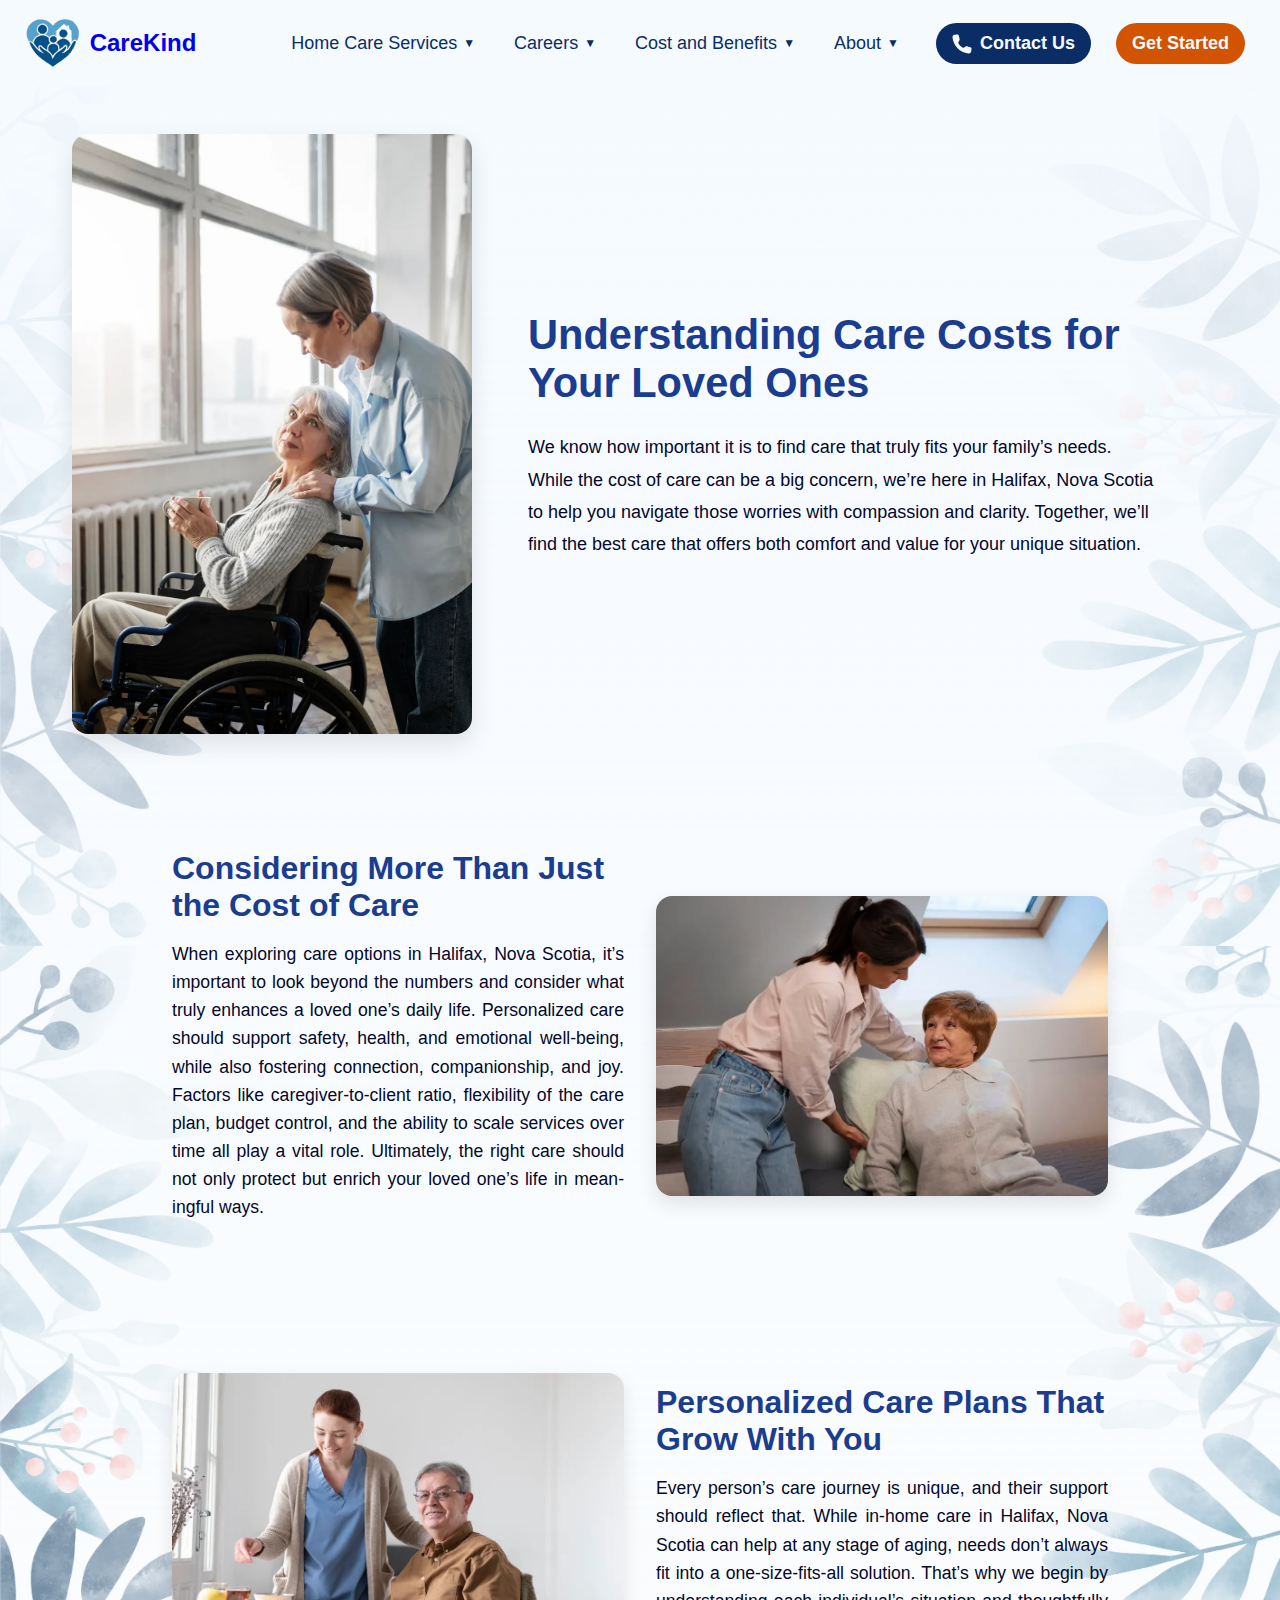
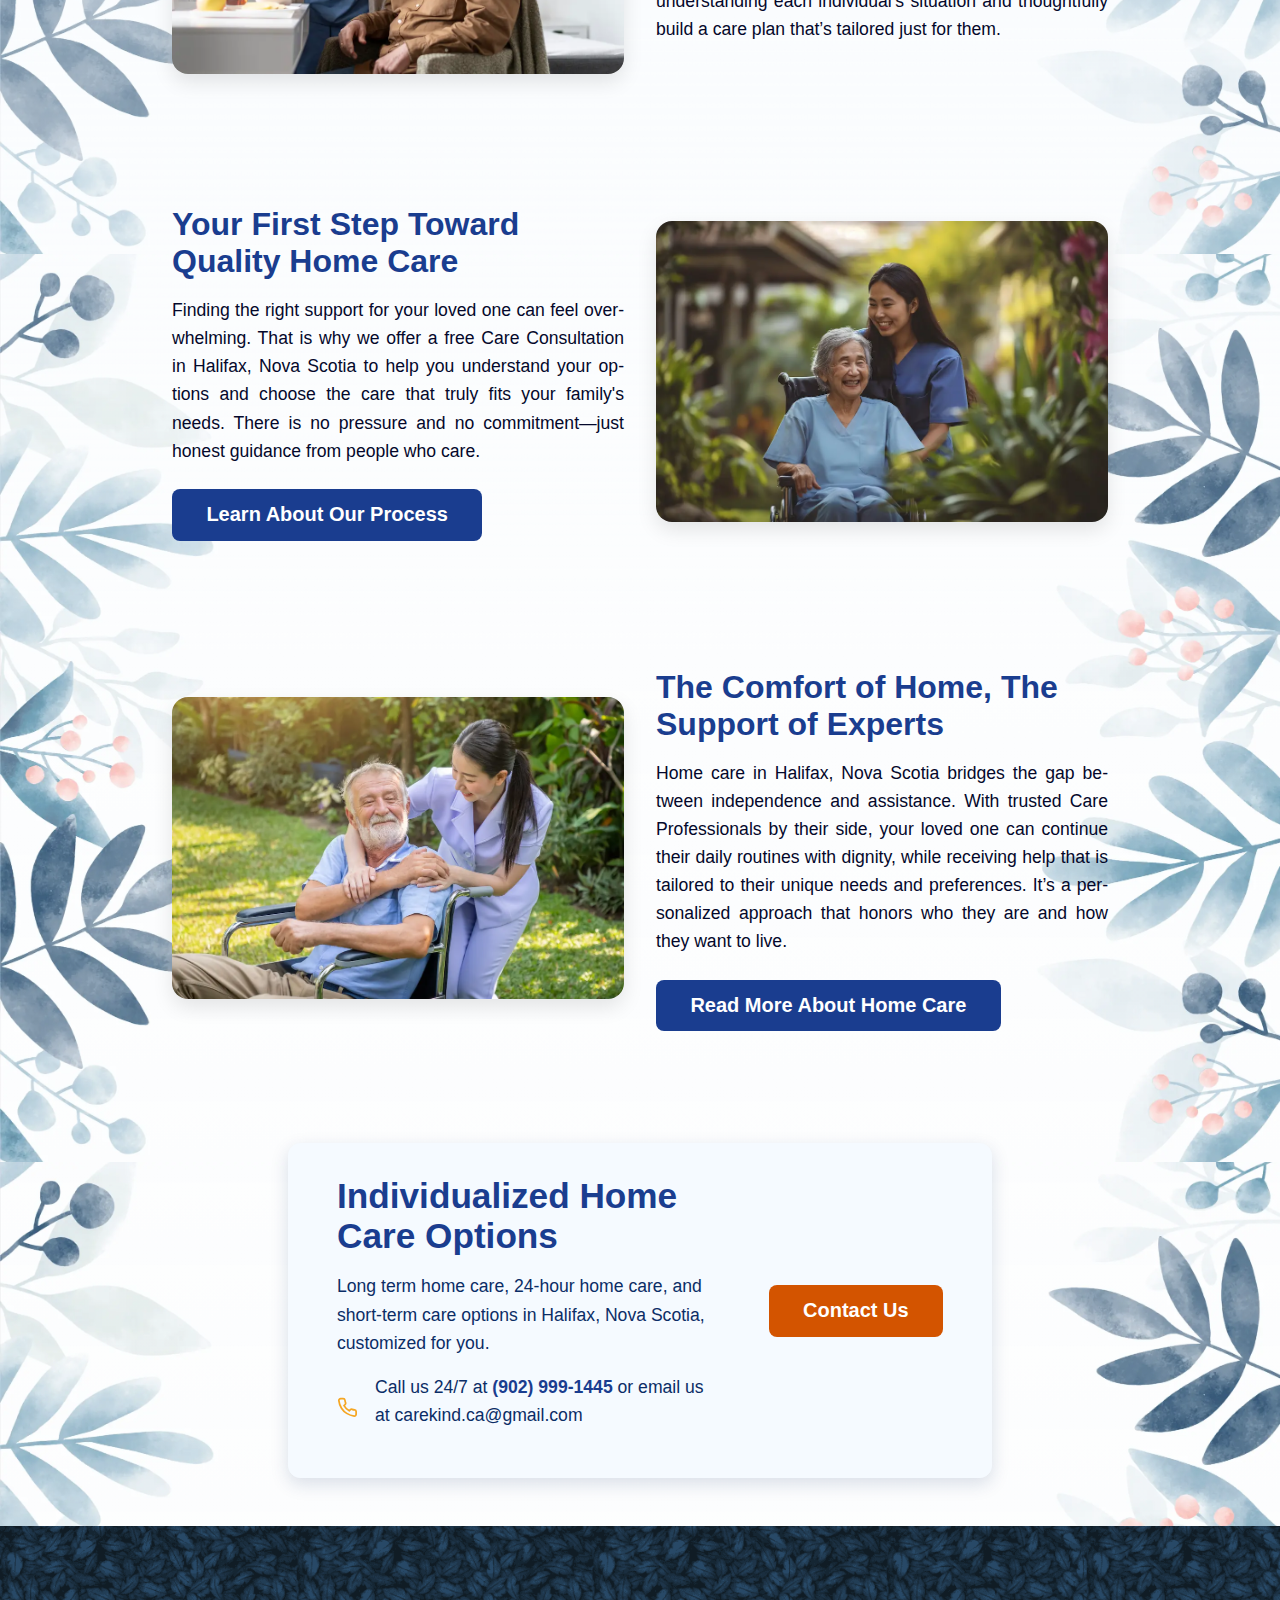
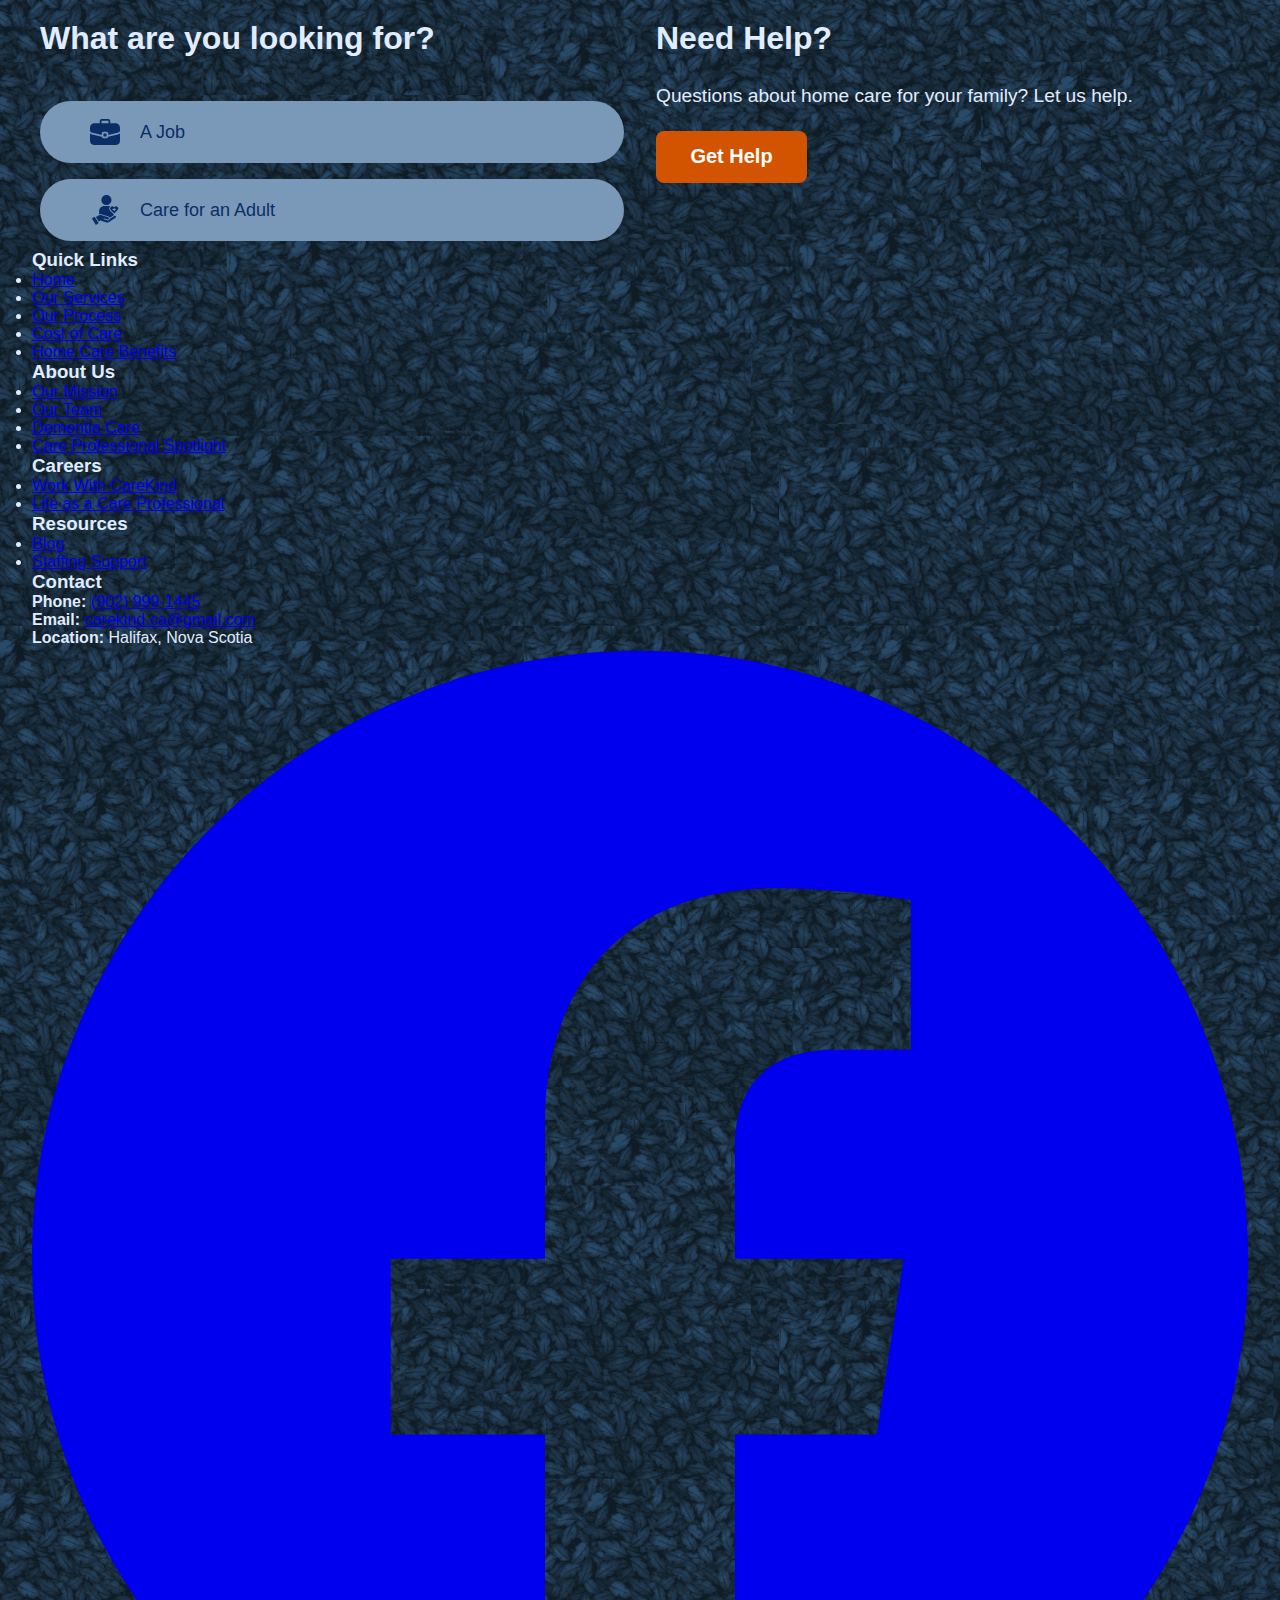
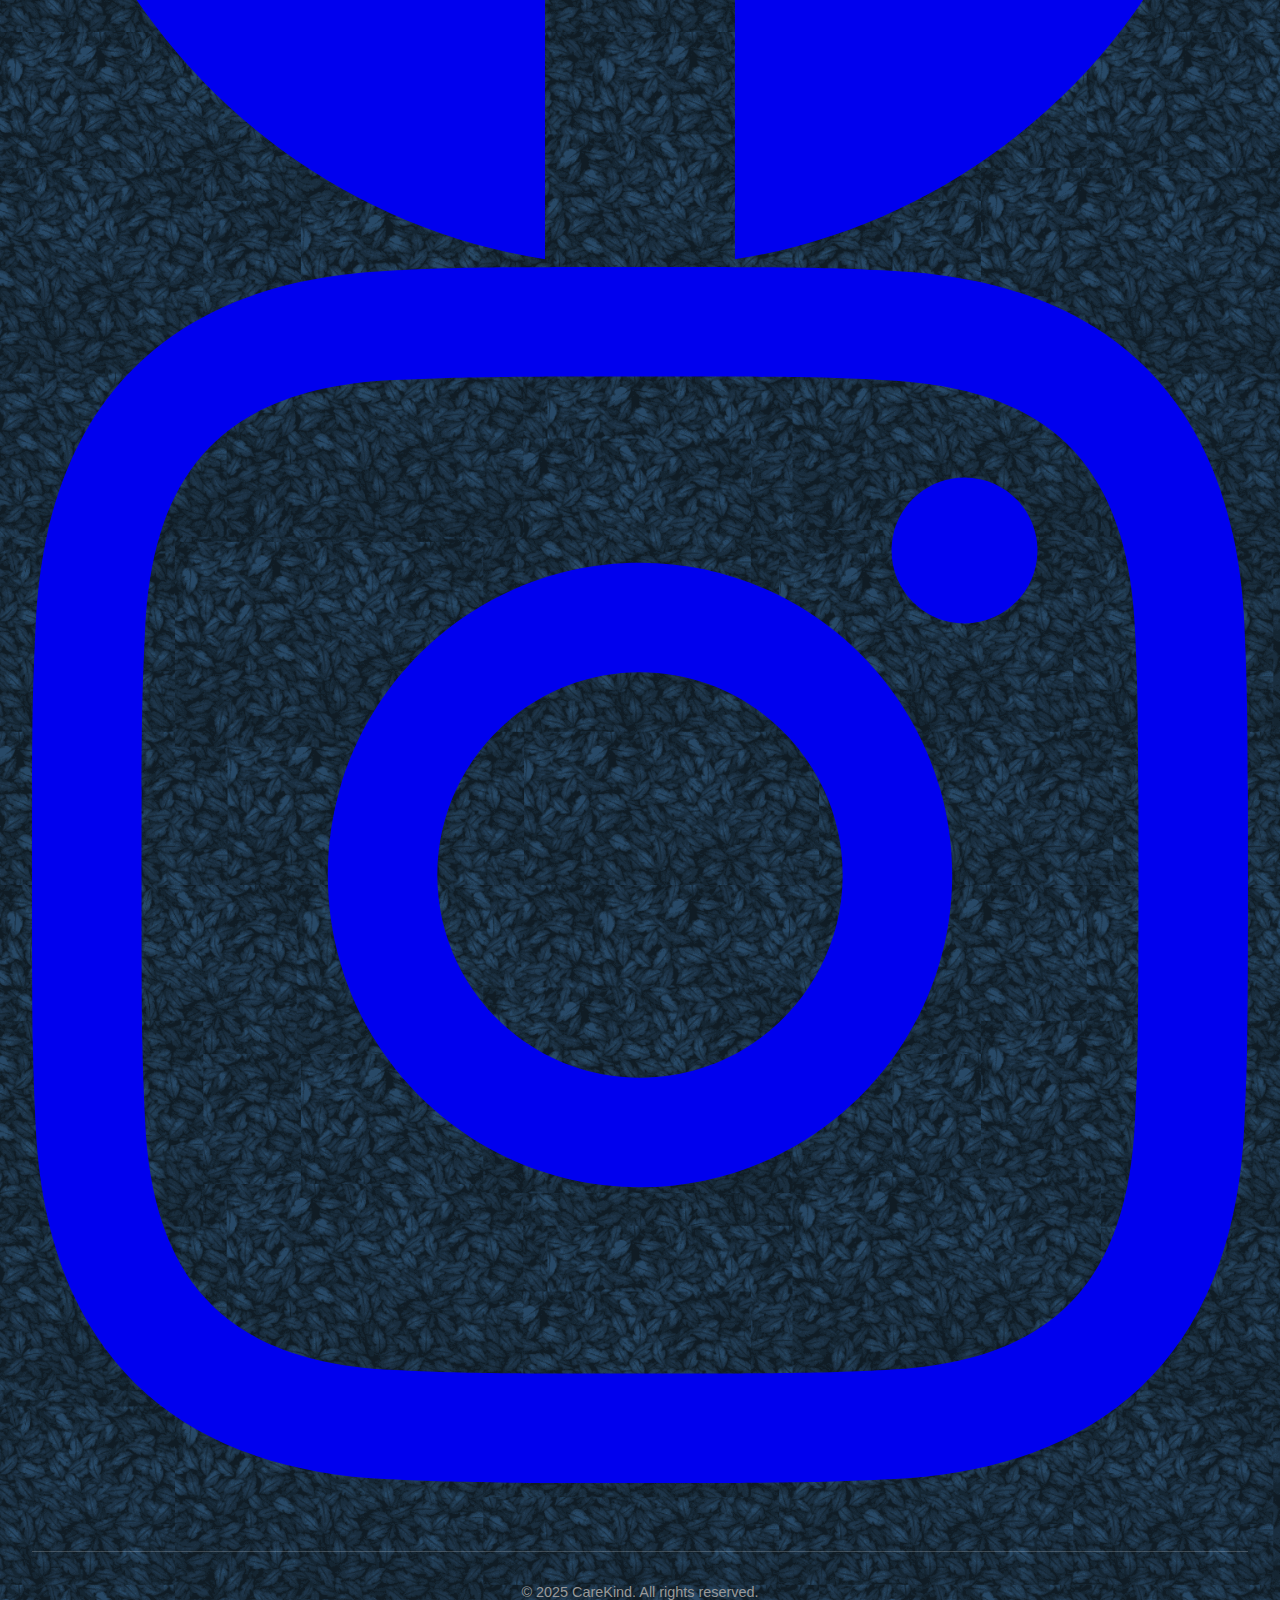
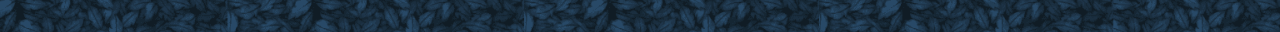
<file: cost.html>
<!DOCTYPE html>
<html lang="en">

<head>
  <meta charset="UTF-8" />
  <meta name="viewport" content="width=device-width, initial-scale=1.0" />
  <title>CareKind - Cost of Care</title>
  <link rel="stylesheet" href="styles.css" />
  <link rel="icon" href="images/favicon.ico" type="image/x-icon" />

  <meta name="description"
    content="Explore the cost of home care services with CareKind. We help families in Halifax understand their options and create flexible, affordable care plans tailored to their needs." />
  <meta name="keywords"
    content="home care cost Halifax, senior care pricing, affordable home care, cost of in-home support, CareKind home care Nova Scotia" />
  <meta name="author" content="CareKind Home Care" />

  <meta property="og:title" content="CareKind - Understanding the Cost of Home Care in Halifax" />
  <meta property="og:description"
    content="Learn about affordable, personalized senior care options in Halifax. We help you understand the value of in-home care and create a plan that fits your budget." />
  <meta property="og:type" content="website" />
  <meta property="og:url" content="https://carekind.ca/cost-of-care" />
  <meta property="og:image" content="https://carekind.ca/images/logo.png" />
  <meta property="og:site_name" content="CareKind Home Care" />
  <meta property="og:locale" content="en_CA" />

  <meta name="twitter:card" content="summary_large_image" />
  <meta name="twitter:title" content="CareKind - Understanding the Cost of Home Care in Halifax" />
  <meta name="twitter:description"
    content="Discover how CareKind makes senior care affordable and meaningful in Halifax. Flexible packages and transparent pricing for in-home support." />
  <meta name="twitter:image" content="https://carekind.ca/images/logo.png" />

  <script type="application/ld+json">
    {
      "@context": "https://schema.org",
      "@type": "LocalBusiness",
      "name": "CareKind Home Care",
      "image": "https://carekind.ca/images/logo.png",
      "url": "https://carekind.ca",
      "telephone": "+1-902-999-1445",
      "address": {
        "@type": "PostalAddress",
        "addressLocality": "Halifax",
        "addressRegion": "NS",
        "addressCountry": "CA"
      },
      "description": "CareKind Home Care offers compassionate, flexible home care services in Halifax. We help families understand their care options and budget confidently for the support their loved ones need."
    }
  </script>
</head>

<body>
  <header class="navv" aria-label="Main site header">
    <div class="navbar">
      <div class="container">
        <div class="brand">
          <img src="images/logo.svg" alt="CareKind Logo" class="logo" />
          <a href="index.html" class="brandtext">CareKind</a>
        </div>
        <nav aria-label="Main navigation">
          <div class="dropdown">
            <button class="dropbtn">
              Home Care Services<span class="arrow">&#9660;</span>
            </button>
            <div class="dropdown-content">
              <a href="services.html">Types of Home Care</a>
              <a href="cognitive.html">Alzheimers and Dementia Care</a>
              <a href="process.html">Our Process</a>
            </div>
          </div>

          <div class="dropdown">
            <button class="dropbtn">
              Careers <span class="arrow">&#9660;</span>
            </button>
            <div class="dropdown-content">
              <a href="career.html">Work With Carekind</a>
              <a href="experience.html">Life as a Care Professional</a>
              <a href="spotlight.html">Care Professional Spotlight</a>
            </div>
          </div>

          <div class="dropdown">
            <button class="dropbtn">
              Cost and Benefits <span class="arrow">&#9660;</span>
            </button>
            <div class="dropdown-content">
              <a href="cost.html">Cost of Care</a>
              <a href="benefits.html">Home Care Benefits</a>
            </div>
          </div>

          <div class="dropdown">
            <button class="dropbtn">
              About <span class="arrow">&#9660;</span>
            </button>
            <div class="dropdown-content">
              <a href="team.html">Our Team</a>
              <a href="mission.html">Our Mission</a>
            </div>
          </div>

          <a href="tel:9029991445" class="call-button nav-call">
            <svg viewBox="0 0 100 100" class="option-icon">
              <path
                d="M92.134 66.144c3.468.867 5.662 4.054 5.301 7.691l-1.088 11.433c-.582 9.684-7.217 13.406-15.623 11.914C39.212 92.105 7.886 60.824 2.796 19.254.416 2.16 14.201 3.904 26.143 2.544c3.66-.385 6.817 1.826 7.684 5.293l2.995 11.908c.845 3.881 3.092 8.549.107 12.343l-5.046 8.587c-1.024 1.456-1.21 3.133-.553 4.512 4.988 10.444 12.993 18.54 23.248 23.564 1.356.68 3.062.507 4.385-.44l9.047-5.353c3.689-2.88 8.42-.628 12.252.197z" />
            </svg>
            Contact Us
          </a>
          <a href="#" class="call-button get-started-btn">Get Started</a>
        </nav>

        <div class="overlay" id="overlay"></div>
        <div class="slide-panel" id="slidePanel">
          <span class="close-slide" id="closeSlide">&times;</span>

          <div class="step active" id="step1">
            <h2 class="question">What are you looking for?</h2>
            <a href="#" class="option-btn" data-next="jobForm">
              <svg viewBox="0 0 512 512" class="option-icon">
                <path
                  d="M277.131 280.54h-42.262a5.149 5.149 0 0 0-5.143 5.143v42.452a5.149 5.149 0 0 0 5.143 5.143h42.262a5.149 5.149 0 0 0 5.143-5.143v-42.452a5.149 5.149 0 0 0-5.143-5.143z">
                </path>
                <path
                  d="M433.013 106.981h-87.165V70.508c0-19.059-15.654-34.564-34.896-34.564H201.048c-19.242 0-34.896 15.505-34.896 34.564v36.474H78.987C35.434 106.981 0 142.415 0 185.969v47.341c2.932 14.277 13.24 26.028 27.505 30.593l172.13 42.067v-20.286c0-19.428 15.806-35.234 35.234-35.234h42.262c19.428 0 35.234 15.806 35.234 35.234v20.286l172.13-42.067c14.265-4.565 24.573-16.316 27.505-30.593v-47.341c0-43.554-35.434-78.988-78.987-78.988zm-117.257.001H196.244V70.508c0-2.55 2.065-4.473 4.804-4.473h109.904c2.739 0 4.804 1.923 4.804 4.473v36.474z">
                </path>
                <path
                  d="M492.981 292.778c-.288.089-.578.169-.87.24L311.166 337.24c-4.024 15.028-17.755 26.129-34.035 26.129h-42.262c-16.28 0-30.011-11.101-34.035-26.129L19.889 293.018a16.47 16.47 0 0 1-.87-.24A71.33 71.33 0 0 1 0 283.643v127.893c0 35.576 28.943 64.52 64.52 64.52h382.96c35.576 0 64.52-28.943 64.52-64.52V283.643a71.33 71.33 0 0 1-19.019 9.135z">
                </path>
              </svg>A job</a>
            <a href="#" class="option-btn" data-next="careForm">
              <svg viewBox="0 0 512 512" class="option-icon">
                <path
                  d="m138.824 465.678 9.04 14.173-47.502 30.294-68.574-107.516 47.481-30.294 59.407 93.109c.011.021.021.053.032.075.042.052.073.106.116.159zm275.929-108.9-77.402 49.61c-2.012 9.488-7.613 17.868-15.429 22.851-5.111 3.258-10.946 4.909-17.059 4.909-3.812 0-7.741-.639-11.67-1.938l-55.754-18.432c-3.961-1.31-6.112-5.59-4.802-9.562a7.559 7.559 0 0 1 9.551-4.802l55.754 18.432c5.995 1.981 11.319 1.523 15.855-1.363 4.877-3.109 8.37-8.977 9.104-15.291.032-.298.085-.575.16-.852.256-8.348-5.132-16.164-13.119-18.805L187.561 341.05c-11.915-3.94-23.362-2.641-34.043 3.876l-53.156 32.339 47.214 74.005 26.248-15.962a7.575 7.575 0 0 1 6.304-.713l100.765 33.308c13.534 4.494 27.036 2.79 39.037-4.909l115.47-74.005c8.87-5.686 11.468-17.559 5.793-26.461-5.697-8.859-17.56-11.447-26.44-5.75zm68.159-125.852c0 10.148-3.929 19.657-11.064 26.78l-58.917 58.949-58.917-58.949c-14.758-14.758-14.758-38.792 0-53.582 7.113-7.113 16.633-11.032 26.78-11.032 10.158 0 19.678 3.919 26.791 11.042a7.564 7.564 0 0 0 10.691 0c14.78-14.758 38.824-14.758 53.582 0 7.125 7.125 11.054 16.644 11.054 26.792zm-38.898 16.515c0-4.185-3.386-7.571-7.56-7.571h-15.962v-15.951c0-4.174-3.386-7.56-7.56-7.56s-7.56 3.386-7.56 7.56v15.951h-15.919a7.566 7.566 0 0 0-7.571 7.571c0 4.174 3.386 7.56 7.571 7.56h15.919v15.919c0 4.174 3.386 7.56 7.56 7.56s7.56-3.386 7.56-7.56v-15.919h15.962a7.56 7.56 0 0 0 7.56-7.56zM192.31 326.697l122.381 40.474a34.23 34.23 0 0 1 21.808 21.797l68.873-44.148v-14.333l-62.058-62.09c-20.647-20.647-20.647-54.274 0-74.953v-.011a63.278 63.278 0 0 1 1.938-1.842c-9.583-3.375-19.731-5.143-29.932-5.143h-69.81c-49.653 0-90.052 40.389-90.052 90.042v50.718c11.765-4.441 24.319-4.664 36.852-.511zm88.104-155.38c47.481 0 86.102-38.621 86.102-86.102 0-47.459-38.621-86.07-86.102-86.07-47.459 0-86.07 38.611-86.07 86.07 0 47.481 38.611 86.102 86.07 86.102z">
                </path>
              </svg>Care for an adult</a>
          </div>

          <div class="step" id="jobForm">
            <a href="#" class="back-arrow" data-back="step1" aria-label="Back">
              <img src="images/back-arrow.svg" alt="Back" class="back-icon" />
            </a>
            <h2 class="question2">Apply to be a caregiver</h2>
            <form id="jobFormFields">
              <div class="form-group">
                <input type="text" name="First Name" placeholder=" " required />
                <label>First Name</label>
              </div>
              <div class="form-group">
                <input type="text" name="Last Name" placeholder=" " required />
                <label>Last Name</label>
              </div>
              <div class="form-group">
                <input type="tel" name="Phone Number" placeholder=" " required />
                <label>Phone Number</label>
              </div>
              <div class="form-group">
                <input type="email" name="Email" placeholder=" " required />
                <label>Email</label>
              </div>
              <div class="form-group">
                <select name="Applied For" required>
                  <option value="" disabled selected hidden></option>
                  <option value="Caregiver">Caregiver</option>
                  <option value="Person Support Worker">Person Support Worker</option>
                  <option value="Continuing Care Assistance (CCA) - Home Care">Continuing Care Assistance (CCA) - Home
                    Care</option>
                </select>
                <label>What job do you want to apply for?</label>
              </div>
              <div class="form-group">
                <select name="Work Experience" required>
                  <option value="" disabled selected hidden></option>
                  <option value="No experience">No experience</option>
                  <option value="1-6 months">1-6 months</option>
                  <option value="6-12 months">6-12 months</option>
                  <option value="1-2 years">1-2 years</option>
                  <option value="2-3 years">2-3 years</option>
                  <option value="3-4 years">3-4 years</option>
                  <option value="4-5 years">4-5 years</option>
                  <option value="5-10 years">5-10 years</option>
                  <option value="10+ years">10+ years</option>
                </select>
                <label>How much work experience do you have?</label>
              </div>
              <label class="affirmation-checkbox">
                <input type="checkbox" name="identityDocs" required />
                <span>
                  I have documents that establish my identity and eligibility to work in Canada.
                </span>
              </label>
              <label class="affirmation-checkbox">
                <input type="checkbox" name="englishAffirmation" required />
                <span>
                  I can conduct business in written and spoken English.
                </span>
              </label>
              <button type="submit">Submit</button>
              <p class="submit-note">
                By clicking "Submit," you agree to our <a href="#">Privacy Policy</a>.
              </p>
            </form>
          </div>

          <div class="step" id="careForm">
            <a href="#" class="back-arrow" data-back="step1" aria-label="Back">
              <img src="images/back-arrow.svg" alt="Back" class="back-icon" />
            </a>
            <h2 class="question">Who needs care?</h2>
            <a href="#" class="option-btn" data-next="careNeeds" name="A loved One">
              <svg viewBox="0 0 512 512" class="option-icon">
                <path
                  d="M469.113 82.57C469.113 36.97 431.008 0 384 0s-85.113 36.969-85.113 82.57c0 45.602 38.105 82.57 85.113 82.57s85.113-36.968 85.113-82.57zM384 179.543c-9.074 0-17.926.953-26.465 2.746a92.635 92.635 0 0 1 6.996 6.813c16.117 17.484 24.996 40.55 24.996 64.957 0 29.539-14.394 51.144-26.933 66.664-.809 1.004-84.535 82.293-84.535 82.293-6.149 5.96-14.098 8.953-22.059 8.984-.04 0-.082.004-.121.004a31.78 31.78 0 0 1-22.234-9.04s-86.594-84.405-87.243-85.167c-15.437-17.348-23.93-39.934-23.93-63.738 0-24.407 8.88-47.473 24.997-64.957a92.635 92.635 0 0 1 6.996-6.813A128.676 128.676 0 0 0 128 179.543c-70.691 0-128 57.309-128 128v104.129c0 5.52 4.477 10 10 10h492c5.523 0 10-4.48 10-10V307.543c0-70.691-57.309-128-128-128zM213.113 82.57C213.113 36.97 175.008 0 128 0S42.887 36.969 42.887 82.57c0 45.602 38.105 82.57 85.113 82.57s85.113-36.968 85.113-82.57zm0 0">
                </path>
                <path
                  d="M154.34 254.059c0 16.82 6.265 32.035 16.375 43.113l-.008.008 78.207 76.175a10.007 10.007 0 0 0 13.941.016l74.95-72.676c10.812-13.383 19.855-27.96 19.855-46.636 0-26.508-14.082-61.317-56.531-61.317-15.566 0-29.664 6.832-39.89 17.875a60.671 60.671 0 0 0-5.239 6.524 60.72 60.72 0 0 0-5.367-6.653c-10.211-10.968-24.258-17.746-39.766-17.746-37.101 0-56.527 34.809-56.527 61.317zm0 0">
                </path>
              </svg>A parent or loved one</a>
            <a href="#" class="option-btn" data-next="careNeeds" name="Self">
              <svg viewBox="0 0 512 512" class="option-icon">
                <path
                  d="M210.352 246.633c33.882 0 63.222-12.153 87.195-36.13 23.973-23.972 36.125-53.304 36.125-87.19 0-33.876-12.152-63.211-36.129-87.192C273.566 12.152 244.23 0 210.352 0c-33.887 0-63.22 12.152-87.192 36.125s-36.129 53.309-36.129 87.188c0 33.886 12.156 63.222 36.133 87.195 23.977 23.969 53.313 36.125 87.188 36.125zM426.129 393.703c-.692-9.976-2.09-20.86-4.149-32.351-2.078-11.579-4.753-22.524-7.957-32.528-3.308-10.34-7.808-20.55-13.37-30.336-5.774-10.156-12.555-19-20.165-26.277-7.957-7.613-17.699-13.734-28.965-18.2-11.226-4.44-23.668-6.69-36.976-6.69-5.227 0-10.281 2.144-20.043 8.5a2711.03 2711.03 0 0 1-20.879 13.46c-6.707 4.274-15.793 8.278-27.016 11.903-10.949 3.543-22.066 5.34-33.039 5.34-10.972 0-22.086-1.797-33.047-5.34-11.21-3.622-20.296-7.625-26.996-11.899-7.77-4.965-14.8-9.496-20.898-13.469-9.75-6.355-14.809-8.5-20.035-8.5-13.313 0-25.75 2.254-36.973 6.7-11.258 4.457-21.004 10.578-28.969 18.199-7.605 7.281-14.39 16.12-20.156 26.273-5.558 9.785-10.058 19.992-13.371 30.34-3.2 10.004-5.875 20.945-7.953 32.524-2.059 11.476-3.457 22.363-4.149 32.363A438.821 438.821 0 0 0 0 423.949c0 26.727 8.496 48.363 25.25 64.32 16.547 15.747 38.441 23.735 65.066 23.735h246.532c26.625 0 48.511-7.984 65.062-23.734 16.758-15.946 25.254-37.586 25.254-64.325-.004-10.316-.351-20.492-1.035-30.242zm0 0">
                </path>
              </svg>Me</a>
          </div>
          <div class="step" id="careNeeds">
            <a href="#" class="back-arrow" data-back="careForm" aria-label="Back">
              <img src="images/back-arrow.svg" alt="Back" class="back-icon" />
            </a>
            <h2 class="question">What kinds of assistance are needed?</h2>
            <label class="mcq-btn">
              <svg viewBox="0 0 512 512" class="option-icon">
                <path
                  d="M437.852 43.198C429.36 34.688 418.066 30 406.05 30h-19.945v20c0 22.056-17.924 40-39.956 40h-179.8c-22.032 0-39.956-17.944-39.956-40V30h-20.011c-24.758 0-44.922 20.164-44.95 44.95l-.432 392c-.014 12.029 4.656 23.341 13.147 31.852C82.64 507.313 93.934 512 105.95 512h299.667c24.758 0 44.923-20.164 44.95-44.95l.433-392c.014-12.029-4.656-23.341-13.148-31.852zM261.094 180h106.453c8.275 0 14.983 6.716 14.983 15s-6.708 15-14.983 15H261.094c-8.275 0-14.983-6.716-14.983-15s6.708-15 14.983-15zm0 100h106.453c8.275 0 14.983 6.716 14.983 15s-6.708 15-14.983 15H261.094c-8.275 0-14.983-6.716-14.983-15s6.708-15 14.983-15zm0 100h106.881c8.275 0 14.983 6.716 14.983 15s-6.708 15-14.983 15H261.094c-8.275 0-14.983-6.716-14.983-15s6.708-15 14.983-15zM133.431 180.592c5.852-5.858 15.338-5.858 21.19 0l8.147 8.157 34.554-34.592c5.852-5.857 15.338-5.859 21.189 0 5.851 5.857 5.851 15.355 0 21.213l-45.149 45.198a14.972 14.972 0 0 1-21.19 0l-18.742-18.764c-5.851-5.857-5.851-15.355.001-21.212zm0 107.637c5.852-5.858 15.338-5.858 21.19 0l8.147 8.156 34.554-34.592c5.851-5.857 15.338-5.857 21.189 0s5.851 15.355 0 21.213l-45.149 45.199a14.974 14.974 0 0 1-21.19 0l-18.742-18.764c-5.851-5.857-5.851-15.354.001-21.212zm0 100c5.852-5.858 15.338-5.858 21.19 0l8.147 8.156 34.554-34.592c5.851-5.857 15.338-5.857 21.189 0s5.851 15.355 0 21.213l-45.149 45.199a14.974 14.974 0 0 1-21.19 0l-18.742-18.764c-5.851-5.857-5.851-15.354.001-21.212z">
                </path>
                <path
                  d="M156.361 50c0 5.523 4.472 10 9.989 10h179.8c5.517 0 9.989-4.477 9.989-10V10c0-5.523-4.472-10-9.989-10h-179.8c-5.517 0-9.989 4.477-9.989 10z">
                </path>
              </svg>
              <input type="checkbox" name="Everyday Tasks" />
              <span>Everyday tasks</span>
            </label>
            <label class="mcq-btn">
              <svg viewBox="0 0 512 512" class="option-icon">
                <circle cx="133.667" cy="44.795" r="44.793" transform="rotate(-45 133.669 44.823)"></circle>
                <path
                  d="m247.973 200.177 11.45 34.505 6.367 1.603a20.5 20.5 0 0 0 5.003.623c.045 0 .09-.005.135-.006v-14.996a44.914 44.914 0 0 1 7.236-24.482c-.776-.3-1.57-.571-2.398-.78l-36.65-9.224a27.377 27.377 0 0 1 8.857 12.757zM489.114 464.248h-17.351c8.434-5.468 12.666-16.003 9.698-26.144l-29.362-100.318a23.346 23.346 0 0 0-22.406-16.789h-38.839V293.18l54.176-24.922c9.762-4.49 14.035-16.044 9.544-25.806-4.49-9.761-16.044-14.035-25.806-9.544l-37.914 17.441v-28.443c0-18.33-14.859-33.19-33.19-33.19h-41.546c-18.33 0-33.19 14.859-33.19 33.19v20.396l22.977-16.87-37.44 41.61c-6.369 7.079-6.679 17.728-.731 25.164l53.963 67.478a19.766 19.766 0 0 0 1.595 1.761v24.019a31.159 31.159 0 0 1 14.919 0v-18.529a19.355 19.355 0 0 0 10.831-4.208c8.392-6.711 9.754-18.954 3.043-27.345l-43.653-54.585 26.398-29.339-14.749 25.293 25.676 32.106c52.929 7.393 92.966 52.874 92.966 106.925 0 10.043-1.383 19.768-3.961 29l1.884 6.438a23.243 23.243 0 0 0 9.721 13.028h-19.153a108.447 108.447 0 0 1-17.291 24.864h79.188c6.866 0 12.432-5.566 12.432-12.432s-5.562-12.432-12.429-12.432zM343.628 176.717c.102.008.201.022.303.029 23.864 1.693 44.476-16.298 46.161-40.043 1.69-23.805-16.238-44.472-40.043-46.161-23.805-1.69-44.472 16.238-46.161 40.043-1.682 23.703 16.088 44.288 39.74 46.132zM273.315 324.395l-3.741-11.274-14.477-18.103c-6.961-8.704-7.156-20.632-1.299-29.441l-4.46-13.443a34.835 34.835 0 0 1-4.981 22.083 34.843 34.843 0 0 1-10.327 10.734l18.678 56.291a108.786 108.786 0 0 1 20.607-16.847zM209.832 211.885l23.054 14.183a34.837 34.837 0 0 1 11.778 11.981l-10.992-33.126c-2.163-6.517-9.2-10.046-15.715-7.884-6.229 2.066-9.715 8.583-8.125 14.846z" />
                <path
                  d="M359.425 325.947c.385.806 12.615 12.342 7.254 30.44a69.971 69.971 0 0 1 20.093 18.439l-33.512 19.348a31.222 31.222 0 0 1 7.475 12.911l33.512-19.348c3.806 8.583 5.938 18.068 5.938 28.046s-2.132 19.463-5.938 28.046l-33.512-19.348a31.222 31.222 0 0 1-7.475 12.911l33.512 19.348c-11.258 15.357-28.661 25.935-48.561 28.071v-38.709a31.15 31.15 0 0 1-14.919 0v38.709c-19.9-2.136-37.302-12.714-48.56-28.071l33.512-19.348a31.222 31.222 0 0 1-7.475-12.911l-33.512 19.348c-3.806-8.583-5.938-18.068-5.938-28.046s2.132-19.462 5.938-28.046l33.512 19.348a31.222 31.222 0 0 1 7.475-12.911l-33.512-19.348a69.867 69.867 0 0 1 26.646-21.937l-15.856-19.827c-29.216 16.039-49.067 47.104-49.067 82.72 0 51.996 42.302 94.298 94.297 94.298 51.996 0 94.298-42.302 94.298-94.298-.001-42.001-27.606-77.672-65.625-89.835z" />
                <circle cx="330.752" cy="415.783" r="21.279" />
                <path
                  d="m225.255 238.47-64.572-39.726-18.377-52.76 25.023 39.751 27.714 17.05c2.058-9.085 8.681-16.902 18.168-20.05 1.198-.398 2.404-.7 3.611-.927l-11.291-2.842-27.417-31.582.554-8.289c1.115-16.674-11.499-31.095-28.173-32.21l-53.841-3.6c-16.674-1.115-31.095 11.499-32.21 28.173L54.378 286.383s2.921 58.824 4.333 87.216L10.929 475.346c-5.698 12.289-.355 26.869 11.933 32.567 12.285 5.697 26.868.356 32.567-11.933l50.329-107.239a24.52 24.52 0 0 0 2.245-11.538l-4.363-87.526 11.056.739 27.138 80.702 10.299 116.678c1.115 12.769 11.823 22.395 24.405 22.394 14.489 0 25.705-12.396 24.46-26.66l-10.552-119.59a24.501 24.501 0 0 0-1.187-5.685l-21.622-64.299 2.31-24.422-49.653-30.547c-5.537-3.407-8.882-9.141-9.571-15.135l-7.019-64.423 20.771 59.633a20.442 20.442 0 0 0 8.591 10.685l70.771 43.539c9.575 5.889 22.178 2.956 28.117-6.698 5.915-9.615 2.916-22.203-6.699-28.118z" />
              </svg>
              <input type="checkbox" name="Mobility" />
              <span>Mobility</span>
            </label>
            <label class="mcq-btn">
              <svg viewBox="0 0 64 64" class="option-icon">
                <path
                  d="M57.91 35.43c5.072-6.015.254-12.395-6.72-18.73a8.312 8.312 0 0 1-6.07 5.8.998.998 0 0 1-.29-1.95 6.74 6.74 0 0 0 4.68-5.29 27.016 27.016 0 0 0-9.22-5.18c-2.928 2.569-6.137 6.52-3.37 11.96a.998.998 0 0 1-1.75.96c-3.048-5.918-.281-10.237 2.83-13.53a27.876 27.876 0 0 0-18.78 3.03 9.165 9.165 0 0 1 6.21 2.9 1 1 0 1 1-1.4 1.43c-3.995-4.243-9.959-2.177-12.38 2.55-3.223 5.77-.625 8.933 3.58 9.69a1 1 0 0 1-.27 1.98c-.18-.02-4.39-.64-6.08-3.95a5.756 5.756 0 0 1-.37-.89c-3.53 4.46-3.3 7.94.58 12.01a4.341 4.341 0 0 0 4.29 1.33c3.144-.795 7.396-2.555 8.27-4.82.804-1.997-.93-2.193.38-3.32 1.709-.767 2.244 2.153 1.5 4.02-.683 1.935-3.347 3.804-5.69 4.71a7.365 7.365 0 0 0 3.2 4.06c3.17 1.96 7.4 1.56 9.19 1.08a1.529 1.529 0 0 1 1.4.31 9.717 9.717 0 0 0 4.14 2.1 2.599 2.599 0 0 1 1.63 1.01l4.17 5.98a1.01 1.01 0 0 0 .82.43h3.49a1.003 1.003 0 0 0 1-1v-4.07c8.374-1.982 13.838-5.919 10.85-13.43a1.067 1.067 0 0 1 .18-1.18zm-9.7-6.81 4.07-.93a1 1 0 0 1 .45 1.95l-4.07.93a.859.859 0 0 1-.22.02 1 1 0 0 1-.23-1.97zm-7.75 5.22c1.055-1.942 2.091-6.127-1.06-7.45a1 1 0 0 1-.46-1.34c1.243-1.88 4.2 1.747 4.35 3 .71 2.46-.33 5.22-1.01 6.63a11.902 11.902 0 0 1 4.66 6.43 1.003 1.003 0 1 1-1.89.67c-2.609-7.844-8.953-7.105-12.92-4.72a1.003 1.003 0 0 1-1.08-1.69c.2-.12 4.83-3.02 9.41-1.53zm-17.9-7.96c-1.005-.103-4.125-.098-3.66-1.85a1 1 0 0 1 1.27-.61 5.118 5.118 0 0 0 7.09-3.3 1.003 1.003 0 0 1 1.92.58 8.697 8.697 0 0 1-1.66 2.9 4.498 4.498 0 0 0 1.51 2.47 3.78 3.78 0 0 0 2.98.56 1 1 0 0 1 1.15.83 1.013 1.013 0 0 1-.83 1.15 5.637 5.637 0 0 1-6.46-3.63 6.204 6.204 0 0 1-3.31.9z" />
              </svg>
              <input type="checkbox" name="Memory Care" />
              <span>Memory care</span>
            </label>
            <label class="mcq-btn">
              <svg viewBox="0 0 95 95" class="option-icon">
                <path
                  d="M95.6 46.3 74 8.5c-.6-1.3-2-2-3.5-2l-44.1-.3c-1.4 0-2.6.8-3.5 2L.6 45.6c-.8 1.3-.8 2.8 0 4l21.6 37.8c.6 1.3 2 2 3.5 2l44.1.4c1.4 0 2.6-.8 3.5-2l22.4-37.4c.4-1.1.4-2.5-.1-4.1zm-26.2 5.9H52.2v17c0 2.2-1.8 4-4 4s-4-1.8-4-4v-17H26.8c-2.2 0-4-1.8-4-4s1.8-4 4-4H44v-17c0-2.2 1.8-4 4-4s4 1.8 4 4v17h17.1c2.2 0 4 1.8 4 4s-1.5 4-3.7 4z" />
              </svg>
              <input type="checkbox" name="Other" />
              <span>Other</span>
            </label>
            <a href="#" class="option-btn" id="next" data-next="careRequest">Next</a>
          </div>

          <div class="step" id="careRequest">
            <a href="#" class="back-arrow" data-back="careNeeds" aria-label="Back">
              <img src="images/back-arrow.svg" alt="Back" class="back-icon" />
            </a>
            <h2 class="question2">Find care for a loved one</h2>
            <form id="careRequestForm">
              <div class="form-group">
                <input type="text" name="First Name" placeholder=" " required />
                <label>First Name</label>
              </div>
              <div class="form-group">
                <input type="text" name="Last Name" placeholder=" " required />
                <label>Last Name</label>
              </div>
              <div class="form-group">
                <input type="tel" name="Phone Number" placeholder=" " required />
                <label>Phone Number</label>
              </div>
              <div class="form-group">
                <input type="email" name="Email" placeholder=" " required />
                <label>Email</label>
              </div>
              <div class="form-group">
                <input type="text" name="Postal Code" placeholder=" " required />
                <label>Postal Code</label>
              </div>

              <button type="submit">Request a care consultation</button>
              <p class="submit-note">
                By clicking "Request a Care Consultation," you agree to our
                <a href="#" target="_blank" rel="noopener noreferrer">Privacy Policy</a>.
              </p>
            </form>
          </div>
        </div>

        <div class="hamburger" aria-expanded="false" role="button" tabindex="0">
          <div class="hamburger-icon"></div>
          <div class="hamburger-icon"></div>
          <div class="hamburger-icon"></div>
        </div>

        <span class="close-icon" aria-label="Close menu">&times;</span>
      </div>
    </div>

    <a href="tel:9029991445" class="call-button contact-bar" aria-label="Call us at 902-999-1445">
      <svg viewBox="0 0 100 100" class="option-icon">
        <path
          d="M92.134 66.144c3.468.867 5.662 4.054 5.301 7.691l-1.088 11.433c-.582 9.684-7.217 13.406-15.623 11.914C39.212 92.105 7.886 60.824 2.796 19.254.416 2.16 14.201 3.904 26.143 2.544c3.66-.385 6.817 1.826 7.684 5.293l2.995 11.908c.845 3.881 3.092 8.549.107 12.343l-5.046 8.587c-1.024 1.456-1.21 3.133-.553 4.512 4.988 10.444 12.993 18.54 23.248 23.564 1.356.68 3.062.507 4.385-.44l9.047-5.353c3.689-2.88 8.42-.628 12.252.197z" />
      </svg>
      Contact Us
    </a>
  </header>
  <div id="page-content">

    <section class="services-hero-page">
      <div class="hero-text">
        <h1>Understanding Care Costs for Your Loved Ones</h1>
        <p>We know how important it is to find care that truly fits your family’s needs. While the cost of care can be a
          big concern, we’re here in Halifax, Nova Scotia to help you navigate those worries with compassion and
          clarity. Together, we’ll find the best care that offers both comfort and value for your unique situation.</p>
      </div>
      <div class="hero-image">
        <img class="float-left" src="images/cost.webp" alt="Caregiver with a woman on a wheelchair" />
      </div>
    </section>

    <section class="info-split-section">
      <div class="info-text">
        <h2>Considering More Than Just the Cost of Care</h2>
        <p>
          When exploring care options in Halifax, Nova Scotia, it’s important to look beyond the numbers and consider
          what truly enhances a loved one’s daily life. Personalized care should support safety, health, and emotional
          well-being, while also fostering connection, companionship, and joy. Factors like caregiver-to-client ratio,
          flexibility of the care plan, budget control, and the ability to scale services over time all play a vital
          role. Ultimately, the right care should not only protect but enrich your loved one’s life in meaningful ways.
        </p>
      </div>
      <div class="info-image float-above">
        <img src="images/cost1.webp" alt="Caregiver and elderly man smiling on a porch swing" />
      </div>
    </section>

    <section class="info-split-section-reverse">
      <div class="info-text">
        <h2>Personalized Care Plans That Grow With You</h2>
        <p>
          Every person’s care journey is unique, and their support should reflect that. While in-home care in Halifax,
          Nova Scotia can help at any stage of aging, needs don’t always fit into a one-size-fits-all solution. That’s
          why we begin by understanding each individual’s situation and thoughtfully build a care plan that’s tailored
          just for them.
        </p>
      </div>
      <div class="info-image float-above">
        <img src="images/cost2.webp" alt="Caregiver supporting an elderly woman at home" />
      </div>
    </section>

    <section class="info-split-section">
      <div class="info-text">
        <h2>Your First Step Toward Quality Home Care</h2>
        <p>
          Finding the right support for your loved one can feel overwhelming. That is why we offer a free Care
          Consultation in Halifax, Nova Scotia to help you understand your options and choose the care that truly fits
          your family's needs. There is no pressure and no commitment—just honest guidance from people who care.
        </p>
        <a href="process.html" class="cta-button3">Learn About Our Process</a>
      </div>
      <div class="info-image">
        <img class="float-right" src="images/process1.webp" alt="Elderly woman smiling with caregiver among nature">
      </div>
    </section>

    <section class="info-split-section-reverse">
      <div class="info-text">
        <h2>The Comfort of Home, The Support of Experts</h2>
        <p>
          Home care in Halifax, Nova Scotia bridges the gap between independence and assistance. With trusted Care
          Professionals by their side, your loved one can continue their daily routines with dignity, while receiving
          help that is tailored to their unique needs and preferences. It’s a personalized approach that honors who they
          are and how they want to live.
        </p>
        <a href="benefits.html" class="cta-button3">Read More About Home Care</a>
      </div>
      <div class="info-image">
        <img class="float-left" src="images/benefits.webp" alt="Elderly man smiling with caregiver">
      </div>
    </section>


    <section class="home-care-container">
      <div class="home-care-text">
        <h2>Individualized Home Care Options</h2>
        <p>
          Long term home care, 24-hour home care, and short-term care options in Halifax, Nova Scotia, customized for
          you.
        </p>
        <div class="contact-info">
          <p class="phone-number">
            <span class="phone-icon">
              <svg xmlns="http://www.w3.org/2000/svg" width="20" height="20" viewBox="0 0 23 23" fill="none"
                stroke="currentColor" stroke-width="2" stroke-linecap="round" stroke-linejoin="round">
                <path
                  d="M22 16.92v3a2 2 0 0 1-2.18 2 19.79 19.79 0 0 1-8.63-3.07 19.5 19.5 0 0 1-6-6 19.79 19.79 0 0 1-3.07-8.67A2 2 0 0 1 4.11 2h3a2 2 0 0 1 2 1.72 12.84 12.84 0 0 0 .7 2.81 2 2 0 0 1-.45 2.11L8.09 9.91a16 16 0 0 0 6 6l1.27-1.27a2 2 0 0 1 2.11-.45 12.84 12.84 0 0 0 2.81.7A2 2 0 0 1 22 16.92z">
                </path>
              </svg>
            </span>
            <span>Call us 24/7 at <a href="tel:9029991445">(902) 999-1445</a> or email us at carekind.ca@gmail.com</span>
          </p>
        </div>
      </div>
      <div class="contact-btn-container">
        <a href="tel:9029991445" class="cta-button2">Contact Us</a>
      </div>
    </section>

  </div>

  <footer class="leaf-footer" aria-label="Site footer">
    <div class="footer-inner">

      <div class="left-footer">
        <h2 class="question3">What are you looking for?</h2>
        <a href="#" class="option-btn" data-next="jobForm" id="footerApplyJobBtn" aria-label="Apply for a job">
          <svg viewBox="0 0 512 512" class="option-icon">
            <path
              d="M277.131 280.54h-42.262a5.149 5.149 0 0 0-5.143 5.143v42.452a5.149 5.149 0 0 0 5.143 5.143h42.262a5.149 5.149 0 0 0 5.143-5.143v-42.452a5.149 5.149 0 0 0-5.143-5.143z">
            </path>
            <path
              d="M433.013 106.981h-87.165V70.508c0-19.059-15.654-34.564-34.896-34.564H201.048c-19.242 0-34.896 15.505-34.896 34.564v36.474H78.987C35.434 106.981 0 142.415 0 185.969v47.341c2.932 14.277 13.24 26.028 27.505 30.593l172.13 42.067v-20.286c0-19.428 15.806-35.234 35.234-35.234h42.262c19.428 0 35.234 15.806 35.234 35.234v20.286l172.13-42.067c14.265-4.565 24.573-16.316 27.505-30.593v-47.341c0-43.554-35.434-78.988-78.987-78.988zm-117.257.001H196.244V70.508c0-2.55 2.065-4.473 4.804-4.473h109.904c2.739 0 4.804 1.923 4.804 4.473v36.474z">
            </path>
            <path
              d="M492.981 292.778c-.288.089-.578.169-.87.24L311.166 337.24c-4.024 15.028-17.755 26.129-34.035 26.129h-42.262c-16.28 0-30.011-11.101-34.035-26.129L19.889 293.018a16.47 16.47 0 0 1-.87-.24A71.33 71.33 0 0 1 0 283.643v127.893c0 35.576 28.943 64.52 64.52 64.52h382.96c35.576 0 64.52-28.943 64.52-64.52V283.643a71.33 71.33 0 0 1-19.019 9.135z">
            </path>
          </svg>
          A Job
        </a>
        <a href="#" class="option-btn carebutton" data-next="careForm" id="footerCareAdultBtn"
          aria-label="Request care for an adult">
          <svg viewBox="0 0 512 512" class="option-icon">
            <path
              d="m138.824 465.678 9.04 14.173-47.502 30.294-68.574-107.516 47.481-30.294 59.407 93.109c.011.021.021.053.032.075.042.052.073.106.116.159zm275.929-108.9-77.402 49.61c-2.012 9.488-7.613 17.868-15.429 22.851-5.111 3.258-10.946 4.909-17.059 4.909-3.812 0-7.741-.639-11.67-1.938l-55.754-18.432c-3.961-1.31-6.112-5.59-4.802-9.562a7.559 7.559 0 0 1 9.551-4.802l55.754 18.432c5.995 1.981 11.319 1.523 15.855-1.363 4.877-3.109 8.37-8.977 9.104-15.291.032-.298.085-.575.16-.852.256-8.348-5.132-16.164-13.119-18.805L187.561 341.05c-11.915-3.94-23.362-2.641-34.043 3.876l-53.156 32.339 47.214 74.005 26.248-15.962a7.575 7.575 0 0 1 6.304-.713l100.765 33.308c13.534 4.494 27.036 2.79 39.037-4.909l115.47-74.005c8.87-5.686 11.468-17.559 5.793-26.461-5.697-8.859-17.56-11.447-26.44-5.75zm68.159-125.852c0 10.148-3.929 19.657-11.064 26.78l-58.917 58.949-58.917-58.949c-14.758-14.758-14.758-38.792 0-53.582 7.113-7.113 16.633-11.032 26.78-11.032 10.158 0 19.678 3.919 26.791 11.042a7.564 7.564 0 0 0 10.691 0c14.78-14.758 38.824-14.758 53.582 0 7.125 7.125 11.054 16.644 11.054 26.792zm-38.898 16.515c0-4.185-3.386-7.571-7.56-7.571h-15.962v-15.951c0-4.174-3.386-7.56-7.56-7.56s-7.56 3.386-7.56 7.56v15.951h-15.919a7.566 7.566 0 0 0-7.571 7.571c0 4.174 3.386 7.56 7.571 7.56h15.919v15.919c0 4.174 3.386 7.56 7.56 7.56s7.56-3.386 7.56-7.56v-15.919h15.962a7.56 7.56 0 0 0 7.56-7.56zM192.31 326.697l122.381 40.474a34.23 34.23 0 0 1 21.808 21.797l68.873-44.148v-14.333l-62.058-62.09c-20.647-20.647-20.647-54.274 0-74.953v-.011a63.278 63.278 0 0 1 1.938-1.842c-9.583-3.375-19.731-5.143-29.932-5.143h-69.81c-49.653 0-90.052 40.389-90.052 90.042v50.718c11.765-4.441 24.319-4.664 36.852-.511zm88.104-155.38c47.481 0 86.102-38.621 86.102-86.102 0-47.459-38.621-86.07-86.102-86.07-47.459 0-86.07 38.611-86.07 86.07 0 47.481 38.611 86.102 86.07 86.102z">
            </path>
          </svg>
          Care for an Adult
        </a>
      </div>

      <div class="right-footer">
        <h2 class="question3">Need Help?</h2>
        <p>Questions about home care for your family? Let us help.</p>
        <a href="tel:9029991445" class="cta-button2" aria-label="Get Help by phone">Get Help</a>
      </div>
    </div>

    <div class="footer-inner2">
      <div class="footer-column">
        <h3>Quick Links</h3>
        <ul>
          <li><a href="index.html">Home</a></li>
          <li><a href="services.html">Our Services</a></li>
          <li><a href="process.html">Our Process</a></li>
          <li><a href="cost.html">Cost of Care</a></li>
          <li><a href="benefits.html">Home Care Benefits</a></li>
        </ul>
      </div>

      <div class="footer-column">
        <h3>About Us</h3>
        <ul>
          <li><a href="mission.html">Our Mission</a></li>
          <li><a href="team.html">Our Team</a></li>
          <li><a href="dementia.html">Dementia Care</a></li>
          <li><a href="spotlight.html">Care Professional Spotlight</a></li>
        </ul>
      </div>

      <div class="footer-column">
        <h3>Careers</h3>
        <ul>
          <li><a href="career.html">Work With CareKind</a></li>
          <li><a href="spotlight.html">Life as a Care Professional</a></li>
        </ul>
      </div>

      <div class="footer-column">
        <h3>Resources</h3>
        <ul>
          <li><a href="blog.html">Blog</a></li>
          <li><a href="staffing.html">Staffing Support</a></li>
        </ul>
      </div>
      <div class="footer-column">
        <h3>Contact</h3>
        <p class="footer-contact">
          <strong>Phone:</strong> <a href="tel:9029991445">(902) 999-1445</a><br>
          <strong>Email:</strong> <a href="mailto:carekind.ca@gmail.com">carekind.ca@gmail.com</a><br>
          <strong>Location:</strong> Halifax, Nova Scotia
        </p>
        <div class="social-links">
          <a href="https://www.facebook.com/people/CareKind-Home-Care-Services/61578882654115/" target="_blank" rel="noopener noreferrer" aria-label="Visit our Facebook page" class="social-icon">
            <svg viewBox="0 0 24 24" fill="currentColor">
              <path d="M24 12.073c0-6.627-5.373-12-12-12s-12 5.373-12 12c0 5.99 4.388 10.954 10.125 11.854v-8.385H7.078v-3.47h3.047V9.43c0-3.007 1.792-4.669 4.533-4.669 1.312 0 2.686.235 2.686.235v2.953H15.83c-1.491 0-1.956.925-1.956 1.874v2.25h3.328l-.532 3.47h-2.796v8.385C19.612 23.027 24 18.062 24 12.073z"/>
            </svg>
          </a>
          <a href="https://www.instagram.com/carekind_homecareservices/" target="_blank" rel="noopener noreferrer" aria-label="Visit our Instagram page" class="social-icon">
            <svg viewBox="0 0 24 24" fill="currentColor">
              <path d="M12 2.163c3.204 0 3.584.012 4.85.07 3.252.148 4.771 1.691 4.919 4.919.058 1.265.069 1.645.069 4.849 0 3.205-.012 3.584-.069 4.849-.149 3.225-1.664 4.771-4.919 4.919-1.266.058-1.644.07-4.85.07-3.204 0-3.584-.012-4.849-.07-3.26-.149-4.771-1.699-4.919-4.92-.058-1.265-.07-1.644-.07-4.849 0-3.204.013-3.583.07-4.849.149-3.227 1.664-4.771 4.919-4.919 1.266-.057 1.645-.069 4.849-.069zm0-2.163c-3.259 0-3.667.014-4.947.072-4.358.2-6.78 2.618-6.98 6.98-.059 1.281-.073 1.689-.073 4.948 0 3.259.014 3.668.072 4.948.2 4.358 2.618 6.78 6.98 6.98 1.281.058 1.689.072 4.948.072 3.259 0 3.668-.014 4.948-.072 4.354-.2 6.782-2.618 6.979-6.98.059-1.28.073-1.689.073-4.948 0-3.259-.014-3.667-.072-4.947-.196-4.354-2.617-6.78-6.979-6.98-1.281-.059-1.69-.073-4.949-.073zm0 5.838c-3.403 0-6.162 2.759-6.162 6.162s2.759 6.163 6.162 6.163 6.162-2.759 6.162-6.163c0-3.403-2.759-6.162-6.162-6.162zm0 10.162c-2.209 0-4-1.79-4-4 0-2.209 1.791-4 4-4s4 1.791 4 4c0 2.21-1.791 4-4 4zm6.406-11.845c-.796 0-1.441.645-1.441 1.44s.645 1.44 1.441 1.44c.795 0 1.439-.645 1.439-1.44s-.644-1.44-1.439-1.44z"/>
            </svg>
          </a>
        </div>
      </div>
    </div>

    <div class="standard-footer">
      <p>&copy; 2025 CareKind. All rights reserved.</p>
    </div>
  </footer>



  <div class="mobile-get-started-bar">
    <a href="#" class="call-button get-started-btn" aria-label="Get Started">Get Started</a>
  </div>
  <script src="script.js"></script>
</body>

</html>
</file>
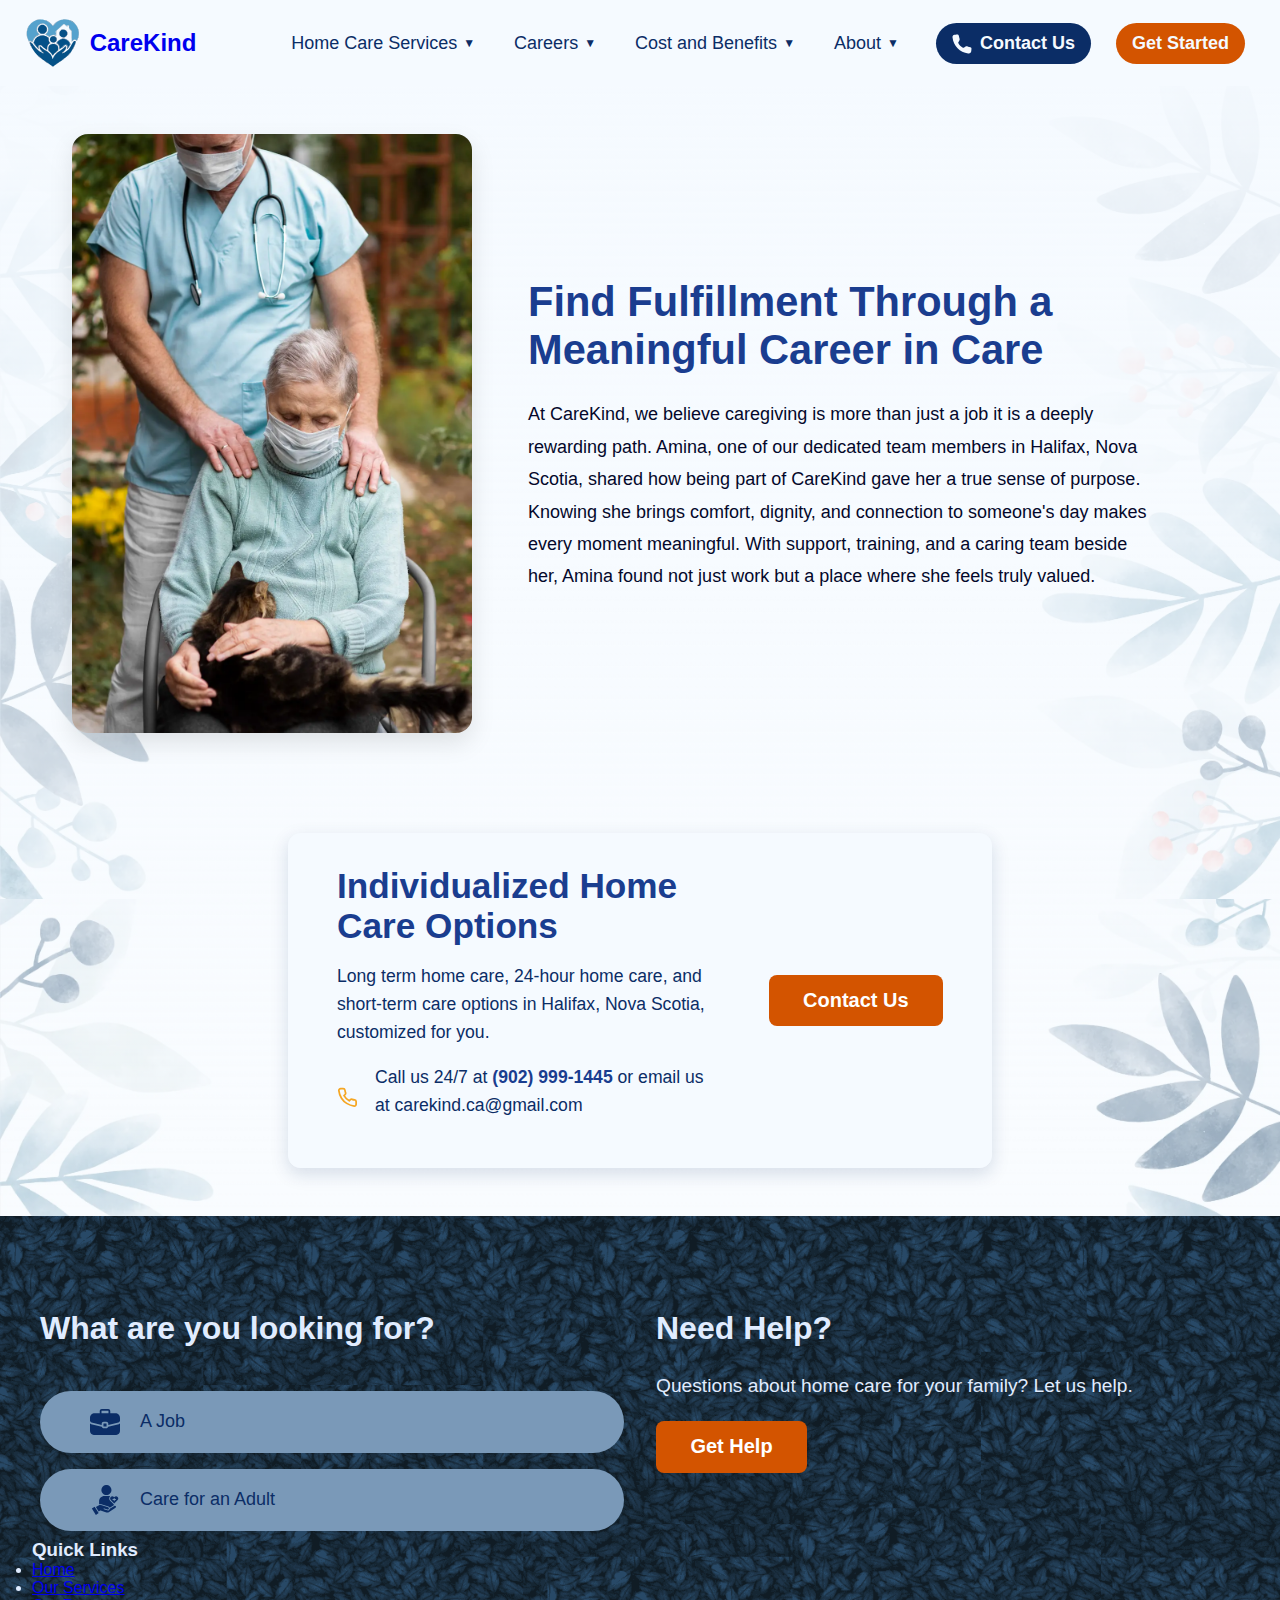
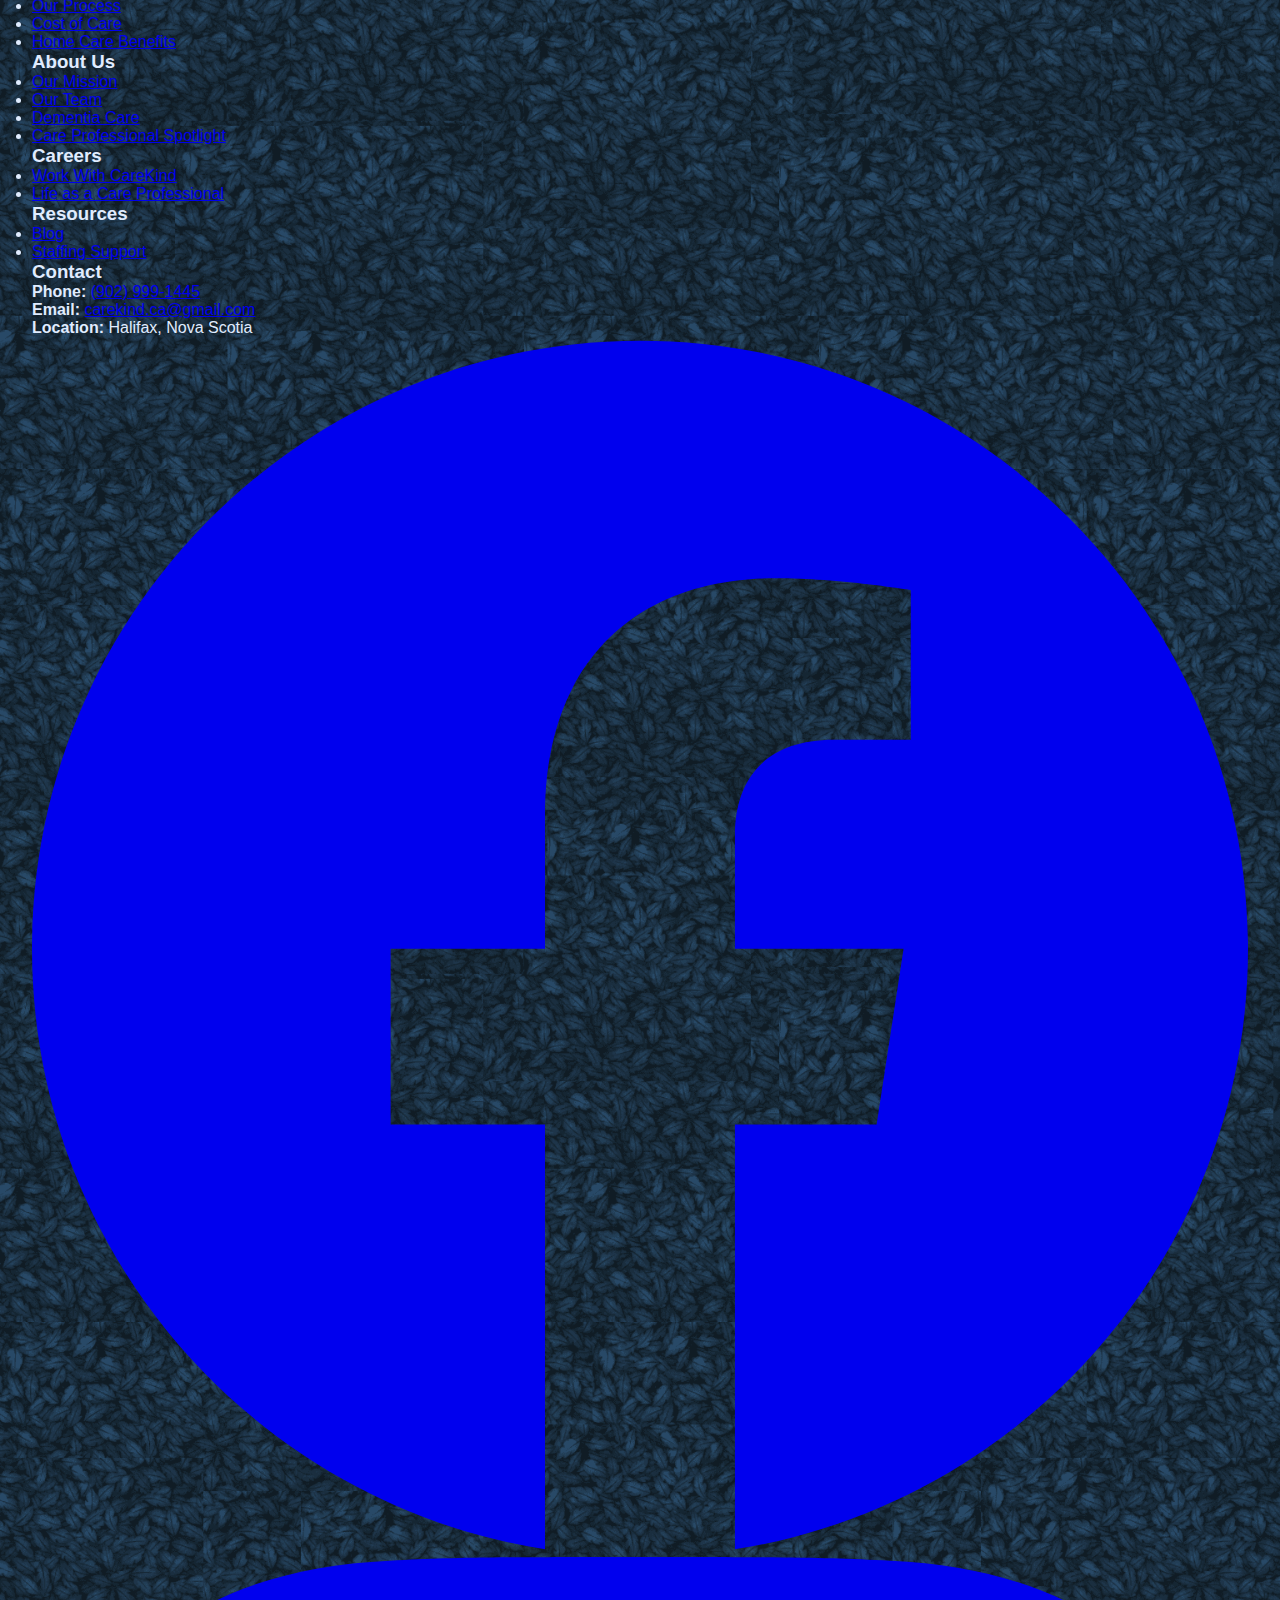
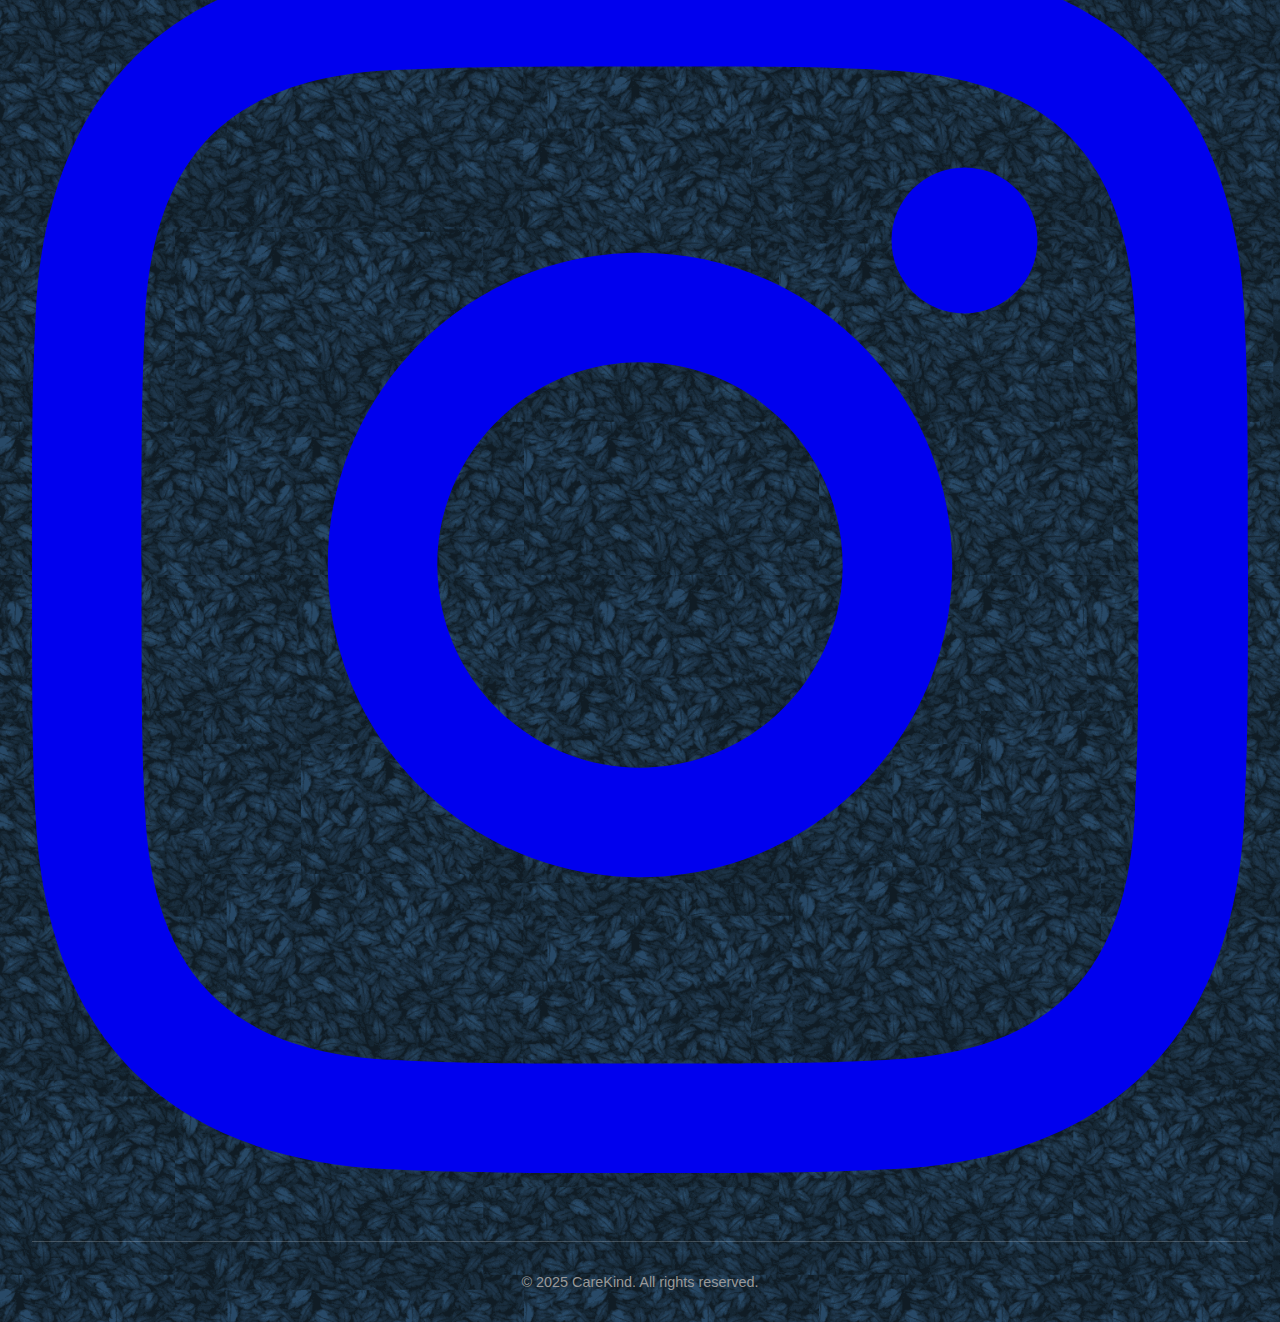
<file: experience.html>
<!DOCTYPE html>
<html lang="en">

<head>
  <meta charset="UTF-8" />
  <meta name="viewport" content="width=device-width, initial-scale=1.0" />
  <title>CareKind - Care Professional</title>
  <link rel="stylesheet" href="styles.css" />
  <link rel="icon" href="images/favicon.ico" type="image/x-icon" />

  <meta name="description"
    content="Hear from a dedicated CareKind professional about their meaningful journey in providing compassionate in-home care for seniors in Halifax." />
  <meta name="keywords"
    content="care professional Halifax, caregiver story, home care experience, CareKind caregiver, senior care journey, in-home support Nova Scotia" />
  <meta name="author" content="CareKind Home Care" />

  <meta property="og:title" content="CareKind - A Caregiver's Journey in Halifax" />
  <meta property="og:description"
    content="Discover the real experience of a CareKind home caregiver and how their work has positively impacted the lives of seniors in Halifax." />
  <meta property="og:type" content="website" />
  <meta property="og:url" content="https://carekind.ca/care-professional" />
  <meta property="og:image" content="https://carekind.ca/images/logo.png" />
  <meta property="og:site_name" content="CareKind Home Care" />
  <meta property="og:locale" content="en_CA" />

  <meta name="twitter:card" content="summary_large_image" />
  <meta name="twitter:title" content="CareKind - A Caregiver's Journey in Halifax" />
  <meta name="twitter:description"
    content="Explore the heartfelt perspective of a CareKind caregiver and their commitment to improving the lives of seniors through personalized home care." />
  <meta name="twitter:image" content="https://carekind.ca/images/logo.png" />

  <script type="application/ld+json">
    {
      "@context": "https://schema.org",
      "@type": "LocalBusiness",
      "name": "CareKind Home Care",
      "image": "https://carekind.ca/images/logo.png",
      "url": "https://carekind.ca",
      "telephone": "+1-902-999-1445",
      "address": {
        "@type": "PostalAddress",
        "addressLocality": "Halifax",
        "addressRegion": "NS",
        "addressCountry": "CA"
      },
      "description": "CareKind Home Care supports families and seniors across Halifax by providing meaningful, compassionate, and personalized home care. Meet the caregivers who make a difference every day."
    }
  </script>
</head>

<body>
  <header class="navv" aria-label="Main site header">
    <div class="navbar">
      <div class="container">
        <div class="brand">
          <img src="images/logo.svg" alt="CareKind Logo" class="logo" />
          <a href="index.html" class="brandtext">CareKind</a>
        </div>
        <nav aria-label="Main navigation">
          <div class="dropdown">
            <button class="dropbtn">
              Home Care Services<span class="arrow">&#9660;</span>
            </button>
            <div class="dropdown-content">
              <a href="services.html">Types of Home Care</a>
              <a href="cognitive.html">Alzheimers and Dementia Care</a>
              <a href="process.html">Our Process</a>
            </div>
          </div>

          <div class="dropdown">
            <button class="dropbtn">
              Careers <span class="arrow">&#9660;</span>
            </button>
            <div class="dropdown-content">
              <a href="career.html">Work With Carekind</a>
              <a href="experience.html">Life as a Care Professional</a>
              <a href="spotlight.html">Care Professional Spotlight</a>
            </div>
          </div>

          <div class="dropdown">
            <button class="dropbtn">
              Cost and Benefits <span class="arrow">&#9660;</span>
            </button>
            <div class="dropdown-content">
              <a href="cost.html">Cost of Care</a>
              <a href="benefits.html">Home Care Benefits</a>
            </div>
          </div>

          <div class="dropdown">
            <button class="dropbtn">
              About <span class="arrow">&#9660;</span>
            </button>
            <div class="dropdown-content">
              <a href="team.html">Our Team</a>
              <a href="mission.html">Our Mission</a>
            </div>
          </div>

          <a href="tel:9029991445" class="call-button nav-call">
            <svg viewBox="0 0 100 100" class="option-icon">
              <path
                d="M92.134 66.144c3.468.867 5.662 4.054 5.301 7.691l-1.088 11.433c-.582 9.684-7.217 13.406-15.623 11.914C39.212 92.105 7.886 60.824 2.796 19.254.416 2.16 14.201 3.904 26.143 2.544c3.66-.385 6.817 1.826 7.684 5.293l2.995 11.908c.845 3.881 3.092 8.549.107 12.343l-5.046 8.587c-1.024 1.456-1.21 3.133-.553 4.512 4.988 10.444 12.993 18.54 23.248 23.564 1.356.68 3.062.507 4.385-.44l9.047-5.353c3.689-2.88 8.42-.628 12.252.197z" />
            </svg>
            Contact Us
          </a>
          <a href="#" class="call-button get-started-btn">Get Started</a>
        </nav>

        <div class="overlay" id="overlay"></div>
        <div class="slide-panel" id="slidePanel">
          <span class="close-slide" id="closeSlide">&times;</span>

          <div class="step active" id="step1">
            <h2 class="question">What are you looking for?</h2>
            <a href="#" class="option-btn" data-next="jobForm">
              <svg viewBox="0 0 512 512" class="option-icon">
                <path
                  d="M277.131 280.54h-42.262a5.149 5.149 0 0 0-5.143 5.143v42.452a5.149 5.149 0 0 0 5.143 5.143h42.262a5.149 5.149 0 0 0 5.143-5.143v-42.452a5.149 5.149 0 0 0-5.143-5.143z">
                </path>
                <path
                  d="M433.013 106.981h-87.165V70.508c0-19.059-15.654-34.564-34.896-34.564H201.048c-19.242 0-34.896 15.505-34.896 34.564v36.474H78.987C35.434 106.981 0 142.415 0 185.969v47.341c2.932 14.277 13.24 26.028 27.505 30.593l172.13 42.067v-20.286c0-19.428 15.806-35.234 35.234-35.234h42.262c19.428 0 35.234 15.806 35.234 35.234v20.286l172.13-42.067c14.265-4.565 24.573-16.316 27.505-30.593v-47.341c0-43.554-35.434-78.988-78.987-78.988zm-117.257.001H196.244V70.508c0-2.55 2.065-4.473 4.804-4.473h109.904c2.739 0 4.804 1.923 4.804 4.473v36.474z">
                </path>
                <path
                  d="M492.981 292.778c-.288.089-.578.169-.87.24L311.166 337.24c-4.024 15.028-17.755 26.129-34.035 26.129h-42.262c-16.28 0-30.011-11.101-34.035-26.129L19.889 293.018a16.47 16.47 0 0 1-.87-.24A71.33 71.33 0 0 1 0 283.643v127.893c0 35.576 28.943 64.52 64.52 64.52h382.96c35.576 0 64.52-28.943 64.52-64.52V283.643a71.33 71.33 0 0 1-19.019 9.135z">
                </path>
              </svg>A job</a>
            <a href="#" class="option-btn" data-next="careForm">
              <svg viewBox="0 0 512 512" class="option-icon">
                <path
                  d="m138.824 465.678 9.04 14.173-47.502 30.294-68.574-107.516 47.481-30.294 59.407 93.109c.011.021.021.053.032.075.042.052.073.106.116.159zm275.929-108.9-77.402 49.61c-2.012 9.488-7.613 17.868-15.429 22.851-5.111 3.258-10.946 4.909-17.059 4.909-3.812 0-7.741-.639-11.67-1.938l-55.754-18.432c-3.961-1.31-6.112-5.59-4.802-9.562a7.559 7.559 0 0 1 9.551-4.802l55.754 18.432c5.995 1.981 11.319 1.523 15.855-1.363 4.877-3.109 8.37-8.977 9.104-15.291.032-.298.085-.575.16-.852.256-8.348-5.132-16.164-13.119-18.805L187.561 341.05c-11.915-3.94-23.362-2.641-34.043 3.876l-53.156 32.339 47.214 74.005 26.248-15.962a7.575 7.575 0 0 1 6.304-.713l100.765 33.308c13.534 4.494 27.036 2.79 39.037-4.909l115.47-74.005c8.87-5.686 11.468-17.559 5.793-26.461-5.697-8.859-17.56-11.447-26.44-5.75zm68.159-125.852c0 10.148-3.929 19.657-11.064 26.78l-58.917 58.949-58.917-58.949c-14.758-14.758-14.758-38.792 0-53.582 7.113-7.113 16.633-11.032 26.78-11.032 10.158 0 19.678 3.919 26.791 11.042a7.564 7.564 0 0 0 10.691 0c14.78-14.758 38.824-14.758 53.582 0 7.125 7.125 11.054 16.644 11.054 26.792zm-38.898 16.515c0-4.185-3.386-7.571-7.56-7.571h-15.962v-15.951c0-4.174-3.386-7.56-7.56-7.56s-7.56 3.386-7.56 7.56v15.951h-15.919a7.566 7.566 0 0 0-7.571 7.571c0 4.174 3.386 7.56 7.571 7.56h15.919v15.919c0 4.174 3.386 7.56 7.56 7.56s7.56-3.386 7.56-7.56v-15.919h15.962a7.56 7.56 0 0 0 7.56-7.56zM192.31 326.697l122.381 40.474a34.23 34.23 0 0 1 21.808 21.797l68.873-44.148v-14.333l-62.058-62.09c-20.647-20.647-20.647-54.274 0-74.953v-.011a63.278 63.278 0 0 1 1.938-1.842c-9.583-3.375-19.731-5.143-29.932-5.143h-69.81c-49.653 0-90.052 40.389-90.052 90.042v50.718c11.765-4.441 24.319-4.664 36.852-.511zm88.104-155.38c47.481 0 86.102-38.621 86.102-86.102 0-47.459-38.621-86.07-86.102-86.07-47.459 0-86.07 38.611-86.07 86.07 0 47.481 38.611 86.102 86.07 86.102z">
                </path>
              </svg>Care for an adult</a>
          </div>

          <div class="step" id="jobForm">
            <a href="#" class="back-arrow" data-back="step1" aria-label="Back">
              <img src="images/back-arrow.svg" alt="Back" class="back-icon" />
            </a>
            <h2 class="question2">Apply to be a caregiver</h2>
            <form id="jobFormFields">
              <div class="form-group">
                <input type="text" name="First Name" placeholder=" " required />
                <label>First Name</label>
              </div>
              <div class="form-group">
                <input type="text" name="Last Name" placeholder=" " required />
                <label>Last Name</label>
              </div>
              <div class="form-group">
                <input type="tel" name="Phone Number" placeholder=" " required />
                <label>Phone Number</label>
              </div>
              <div class="form-group">
                <input type="email" name="Email" placeholder=" " required />
                <label>Email</label>
              </div>
              <div class="form-group">
                <select name="Applied For" required>
                  <option value="" disabled selected hidden></option>
                  <option value="Caregiver">Caregiver</option>
                  <option value="Person Support Worker">Person Support Worker</option>
                  <option value="Continuing Care Assistance (CCA) - Home Care">Continuing Care Assistance (CCA) - Home
                    Care</option>
                </select>
                <label>What job do you want to apply for?</label>
              </div>
              <div class="form-group">
                <select name="Work Experience" required>
                  <option value="" disabled selected hidden></option>
                  <option value="No experience">No experience</option>
                  <option value="1-6 months">1-6 months</option>
                  <option value="6-12 months">6-12 months</option>
                  <option value="1-2 years">1-2 years</option>
                  <option value="2-3 years">2-3 years</option>
                  <option value="3-4 years">3-4 years</option>
                  <option value="4-5 years">4-5 years</option>
                  <option value="5-10 years">5-10 years</option>
                  <option value="10+ years">10+ years</option>
                </select>
                <label>How much work experience do you have?</label>
              </div>
              <label class="affirmation-checkbox">
                <input type="checkbox" name="identityDocs" required />
                <span>
                  I have documents that establish my identity and eligibility to work in Canada.
                </span>
              </label>
              <label class="affirmation-checkbox">
                <input type="checkbox" name="englishAffirmation" required />
                <span>
                  I can conduct business in written and spoken English.
                </span>
              </label>
              <button type="submit">Submit</button>
              <p class="submit-note">
                By clicking "Submit," you agree to our <a href="#">Privacy Policy</a>.
              </p>
            </form>
          </div>

          <div class="step" id="careForm">
            <a href="#" class="back-arrow" data-back="step1" aria-label="Back">
              <img src="images/back-arrow.svg" alt="Back" class="back-icon" />
            </a>
            <h2 class="question">Who needs care?</h2>
            <a href="#" class="option-btn" data-next="careNeeds" name="A loved One">
              <svg viewBox="0 0 512 512" class="option-icon">
                <path
                  d="M469.113 82.57C469.113 36.97 431.008 0 384 0s-85.113 36.969-85.113 82.57c0 45.602 38.105 82.57 85.113 82.57s85.113-36.968 85.113-82.57zM384 179.543c-9.074 0-17.926.953-26.465 2.746a92.635 92.635 0 0 1 6.996 6.813c16.117 17.484 24.996 40.55 24.996 64.957 0 29.539-14.394 51.144-26.933 66.664-.809 1.004-84.535 82.293-84.535 82.293-6.149 5.96-14.098 8.953-22.059 8.984-.04 0-.082.004-.121.004a31.78 31.78 0 0 1-22.234-9.04s-86.594-84.405-87.243-85.167c-15.437-17.348-23.93-39.934-23.93-63.738 0-24.407 8.88-47.473 24.997-64.957a92.635 92.635 0 0 1 6.996-6.813A128.676 128.676 0 0 0 128 179.543c-70.691 0-128 57.309-128 128v104.129c0 5.52 4.477 10 10 10h492c5.523 0 10-4.48 10-10V307.543c0-70.691-57.309-128-128-128zM213.113 82.57C213.113 36.97 175.008 0 128 0S42.887 36.969 42.887 82.57c0 45.602 38.105 82.57 85.113 82.57s85.113-36.968 85.113-82.57zm0 0">
                </path>
                <path
                  d="M154.34 254.059c0 16.82 6.265 32.035 16.375 43.113l-.008.008 78.207 76.175a10.007 10.007 0 0 0 13.941.016l74.95-72.676c10.812-13.383 19.855-27.96 19.855-46.636 0-26.508-14.082-61.317-56.531-61.317-15.566 0-29.664 6.832-39.89 17.875a60.671 60.671 0 0 0-5.239 6.524 60.72 60.72 0 0 0-5.367-6.653c-10.211-10.968-24.258-17.746-39.766-17.746-37.101 0-56.527 34.809-56.527 61.317zm0 0">
                </path>
              </svg>A parent or loved one</a>
            <a href="#" class="option-btn" data-next="careNeeds" name="Self">
              <svg viewBox="0 0 512 512" class="option-icon">
                <path
                  d="M210.352 246.633c33.882 0 63.222-12.153 87.195-36.13 23.973-23.972 36.125-53.304 36.125-87.19 0-33.876-12.152-63.211-36.129-87.192C273.566 12.152 244.23 0 210.352 0c-33.887 0-63.22 12.152-87.192 36.125s-36.129 53.309-36.129 87.188c0 33.886 12.156 63.222 36.133 87.195 23.977 23.969 53.313 36.125 87.188 36.125zM426.129 393.703c-.692-9.976-2.09-20.86-4.149-32.351-2.078-11.579-4.753-22.524-7.957-32.528-3.308-10.34-7.808-20.55-13.37-30.336-5.774-10.156-12.555-19-20.165-26.277-7.957-7.613-17.699-13.734-28.965-18.2-11.226-4.44-23.668-6.69-36.976-6.69-5.227 0-10.281 2.144-20.043 8.5a2711.03 2711.03 0 0 1-20.879 13.46c-6.707 4.274-15.793 8.278-27.016 11.903-10.949 3.543-22.066 5.34-33.039 5.34-10.972 0-22.086-1.797-33.047-5.34-11.21-3.622-20.296-7.625-26.996-11.899-7.77-4.965-14.8-9.496-20.898-13.469-9.75-6.355-14.809-8.5-20.035-8.5-13.313 0-25.75 2.254-36.973 6.7-11.258 4.457-21.004 10.578-28.969 18.199-7.605 7.281-14.39 16.12-20.156 26.273-5.558 9.785-10.058 19.992-13.371 30.34-3.2 10.004-5.875 20.945-7.953 32.524-2.059 11.476-3.457 22.363-4.149 32.363A438.821 438.821 0 0 0 0 423.949c0 26.727 8.496 48.363 25.25 64.32 16.547 15.747 38.441 23.735 65.066 23.735h246.532c26.625 0 48.511-7.984 65.062-23.734 16.758-15.946 25.254-37.586 25.254-64.325-.004-10.316-.351-20.492-1.035-30.242zm0 0">
                </path>
              </svg>Me</a>
          </div>
          <div class="step" id="careNeeds">
            <a href="#" class="back-arrow" data-back="careForm" aria-label="Back">
              <img src="images/back-arrow.svg" alt="Back" class="back-icon" />
            </a>
            <h2 class="question">What kinds of assistance are needed?</h2>
            <label class="mcq-btn">
              <svg viewBox="0 0 512 512" class="option-icon">
                <path
                  d="M437.852 43.198C429.36 34.688 418.066 30 406.05 30h-19.945v20c0 22.056-17.924 40-39.956 40h-179.8c-22.032 0-39.956-17.944-39.956-40V30h-20.011c-24.758 0-44.922 20.164-44.95 44.95l-.432 392c-.014 12.029 4.656 23.341 13.147 31.852C82.64 507.313 93.934 512 105.95 512h299.667c24.758 0 44.923-20.164 44.95-44.95l.433-392c.014-12.029-4.656-23.341-13.148-31.852zM261.094 180h106.453c8.275 0 14.983 6.716 14.983 15s-6.708 15-14.983 15H261.094c-8.275 0-14.983-6.716-14.983-15s6.708-15 14.983-15zm0 100h106.453c8.275 0 14.983 6.716 14.983 15s-6.708 15-14.983 15H261.094c-8.275 0-14.983-6.716-14.983-15s6.708-15 14.983-15zm0 100h106.881c8.275 0 14.983 6.716 14.983 15s-6.708 15-14.983 15H261.094c-8.275 0-14.983-6.716-14.983-15s6.708-15 14.983-15zM133.431 180.592c5.852-5.858 15.338-5.858 21.19 0l8.147 8.157 34.554-34.592c5.852-5.857 15.338-5.859 21.189 0 5.851 5.857 5.851 15.355 0 21.213l-45.149 45.198a14.972 14.972 0 0 1-21.19 0l-18.742-18.764c-5.851-5.857-5.851-15.355.001-21.212zm0 107.637c5.852-5.858 15.338-5.858 21.19 0l8.147 8.156 34.554-34.592c5.851-5.857 15.338-5.857 21.189 0s5.851 15.355 0 21.213l-45.149 45.199a14.974 14.974 0 0 1-21.19 0l-18.742-18.764c-5.851-5.857-5.851-15.354.001-21.212zm0 100c5.852-5.858 15.338-5.858 21.19 0l8.147 8.156 34.554-34.592c5.851-5.857 15.338-5.857 21.189 0s5.851 15.355 0 21.213l-45.149 45.199a14.974 14.974 0 0 1-21.19 0l-18.742-18.764c-5.851-5.857-5.851-15.354.001-21.212z">
                </path>
                <path
                  d="M156.361 50c0 5.523 4.472 10 9.989 10h179.8c5.517 0 9.989-4.477 9.989-10V10c0-5.523-4.472-10-9.989-10h-179.8c-5.517 0-9.989 4.477-9.989 10z">
                </path>
              </svg>
              <input type="checkbox" name="Everyday Tasks" />
              <span>Everyday tasks</span>
            </label>
            <label class="mcq-btn">
              <svg viewBox="0 0 512 512" class="option-icon">
                <circle cx="133.667" cy="44.795" r="44.793" transform="rotate(-45 133.669 44.823)"></circle>
                <path
                  d="m247.973 200.177 11.45 34.505 6.367 1.603a20.5 20.5 0 0 0 5.003.623c.045 0 .09-.005.135-.006v-14.996a44.914 44.914 0 0 1 7.236-24.482c-.776-.3-1.57-.571-2.398-.78l-36.65-9.224a27.377 27.377 0 0 1 8.857 12.757zM489.114 464.248h-17.351c8.434-5.468 12.666-16.003 9.698-26.144l-29.362-100.318a23.346 23.346 0 0 0-22.406-16.789h-38.839V293.18l54.176-24.922c9.762-4.49 14.035-16.044 9.544-25.806-4.49-9.761-16.044-14.035-25.806-9.544l-37.914 17.441v-28.443c0-18.33-14.859-33.19-33.19-33.19h-41.546c-18.33 0-33.19 14.859-33.19 33.19v20.396l22.977-16.87-37.44 41.61c-6.369 7.079-6.679 17.728-.731 25.164l53.963 67.478a19.766 19.766 0 0 0 1.595 1.761v24.019a31.159 31.159 0 0 1 14.919 0v-18.529a19.355 19.355 0 0 0 10.831-4.208c8.392-6.711 9.754-18.954 3.043-27.345l-43.653-54.585 26.398-29.339-14.749 25.293 25.676 32.106c52.929 7.393 92.966 52.874 92.966 106.925 0 10.043-1.383 19.768-3.961 29l1.884 6.438a23.243 23.243 0 0 0 9.721 13.028h-19.153a108.447 108.447 0 0 1-17.291 24.864h79.188c6.866 0 12.432-5.566 12.432-12.432s-5.562-12.432-12.429-12.432zM343.628 176.717c.102.008.201.022.303.029 23.864 1.693 44.476-16.298 46.161-40.043 1.69-23.805-16.238-44.472-40.043-46.161-23.805-1.69-44.472 16.238-46.161 40.043-1.682 23.703 16.088 44.288 39.74 46.132zM273.315 324.395l-3.741-11.274-14.477-18.103c-6.961-8.704-7.156-20.632-1.299-29.441l-4.46-13.443a34.835 34.835 0 0 1-4.981 22.083 34.843 34.843 0 0 1-10.327 10.734l18.678 56.291a108.786 108.786 0 0 1 20.607-16.847zM209.832 211.885l23.054 14.183a34.837 34.837 0 0 1 11.778 11.981l-10.992-33.126c-2.163-6.517-9.2-10.046-15.715-7.884-6.229 2.066-9.715 8.583-8.125 14.846z" />
                <path
                  d="M359.425 325.947c.385.806 12.615 12.342 7.254 30.44a69.971 69.971 0 0 1 20.093 18.439l-33.512 19.348a31.222 31.222 0 0 1 7.475 12.911l33.512-19.348c3.806 8.583 5.938 18.068 5.938 28.046s-2.132 19.463-5.938 28.046l-33.512-19.348a31.222 31.222 0 0 1-7.475 12.911l33.512 19.348c-11.258 15.357-28.661 25.935-48.561 28.071v-38.709a31.15 31.15 0 0 1-14.919 0v38.709c-19.9-2.136-37.302-12.714-48.56-28.071l33.512-19.348a31.222 31.222 0 0 1-7.475-12.911l-33.512 19.348c-3.806-8.583-5.938-18.068-5.938-28.046s2.132-19.462 5.938-28.046l33.512 19.348a31.222 31.222 0 0 1 7.475-12.911l-33.512-19.348a69.867 69.867 0 0 1 26.646-21.937l-15.856-19.827c-29.216 16.039-49.067 47.104-49.067 82.72 0 51.996 42.302 94.298 94.297 94.298 51.996 0 94.298-42.302 94.298-94.298-.001-42.001-27.606-77.672-65.625-89.835z" />
                <circle cx="330.752" cy="415.783" r="21.279" />
                <path
                  d="m225.255 238.47-64.572-39.726-18.377-52.76 25.023 39.751 27.714 17.05c2.058-9.085 8.681-16.902 18.168-20.05 1.198-.398 2.404-.7 3.611-.927l-11.291-2.842-27.417-31.582.554-8.289c1.115-16.674-11.499-31.095-28.173-32.21l-53.841-3.6c-16.674-1.115-31.095 11.499-32.21 28.173L54.378 286.383s2.921 58.824 4.333 87.216L10.929 475.346c-5.698 12.289-.355 26.869 11.933 32.567 12.285 5.697 26.868.356 32.567-11.933l50.329-107.239a24.52 24.52 0 0 0 2.245-11.538l-4.363-87.526 11.056.739 27.138 80.702 10.299 116.678c1.115 12.769 11.823 22.395 24.405 22.394 14.489 0 25.705-12.396 24.46-26.66l-10.552-119.59a24.501 24.501 0 0 0-1.187-5.685l-21.622-64.299 2.31-24.422-49.653-30.547c-5.537-3.407-8.882-9.141-9.571-15.135l-7.019-64.423 20.771 59.633a20.442 20.442 0 0 0 8.591 10.685l70.771 43.539c9.575 5.889 22.178 2.956 28.117-6.698 5.915-9.615 2.916-22.203-6.699-28.118z" />
              </svg>
              <input type="checkbox" name="Mobility" />
              <span>Mobility</span>
            </label>
            <label class="mcq-btn">
              <svg viewBox="0 0 64 64" class="option-icon">
                <path
                  d="M57.91 35.43c5.072-6.015.254-12.395-6.72-18.73a8.312 8.312 0 0 1-6.07 5.8.998.998 0 0 1-.29-1.95 6.74 6.74 0 0 0 4.68-5.29 27.016 27.016 0 0 0-9.22-5.18c-2.928 2.569-6.137 6.52-3.37 11.96a.998.998 0 0 1-1.75.96c-3.048-5.918-.281-10.237 2.83-13.53a27.876 27.876 0 0 0-18.78 3.03 9.165 9.165 0 0 1 6.21 2.9 1 1 0 1 1-1.4 1.43c-3.995-4.243-9.959-2.177-12.38 2.55-3.223 5.77-.625 8.933 3.58 9.69a1 1 0 0 1-.27 1.98c-.18-.02-4.39-.64-6.08-3.95a5.756 5.756 0 0 1-.37-.89c-3.53 4.46-3.3 7.94.58 12.01a4.341 4.341 0 0 0 4.29 1.33c3.144-.795 7.396-2.555 8.27-4.82.804-1.997-.93-2.193.38-3.32 1.709-.767 2.244 2.153 1.5 4.02-.683 1.935-3.347 3.804-5.69 4.71a7.365 7.365 0 0 0 3.2 4.06c3.17 1.96 7.4 1.56 9.19 1.08a1.529 1.529 0 0 1 1.4.31 9.717 9.717 0 0 0 4.14 2.1 2.599 2.599 0 0 1 1.63 1.01l4.17 5.98a1.01 1.01 0 0 0 .82.43h3.49a1.003 1.003 0 0 0 1-1v-4.07c8.374-1.982 13.838-5.919 10.85-13.43a1.067 1.067 0 0 1 .18-1.18zm-9.7-6.81 4.07-.93a1 1 0 0 1 .45 1.95l-4.07.93a.859.859 0 0 1-.22.02 1 1 0 0 1-.23-1.97zm-7.75 5.22c1.055-1.942 2.091-6.127-1.06-7.45a1 1 0 0 1-.46-1.34c1.243-1.88 4.2 1.747 4.35 3 .71 2.46-.33 5.22-1.01 6.63a11.902 11.902 0 0 1 4.66 6.43 1.003 1.003 0 1 1-1.89.67c-2.609-7.844-8.953-7.105-12.92-4.72a1.003 1.003 0 0 1-1.08-1.69c.2-.12 4.83-3.02 9.41-1.53zm-17.9-7.96c-1.005-.103-4.125-.098-3.66-1.85a1 1 0 0 1 1.27-.61 5.118 5.118 0 0 0 7.09-3.3 1.003 1.003 0 0 1 1.92.58 8.697 8.697 0 0 1-1.66 2.9 4.498 4.498 0 0 0 1.51 2.47 3.78 3.78 0 0 0 2.98.56 1 1 0 0 1 1.15.83 1.013 1.013 0 0 1-.83 1.15 5.637 5.637 0 0 1-6.46-3.63 6.204 6.204 0 0 1-3.31.9z" />
              </svg>
              <input type="checkbox" name="Memory Care" />
              <span>Memory care</span>
            </label>
            <label class="mcq-btn">
              <svg viewBox="0 0 95 95" class="option-icon">
                <path
                  d="M95.6 46.3 74 8.5c-.6-1.3-2-2-3.5-2l-44.1-.3c-1.4 0-2.6.8-3.5 2L.6 45.6c-.8 1.3-.8 2.8 0 4l21.6 37.8c.6 1.3 2 2 3.5 2l44.1.4c1.4 0 2.6-.8 3.5-2l22.4-37.4c.4-1.1.4-2.5-.1-4.1zm-26.2 5.9H52.2v17c0 2.2-1.8 4-4 4s-4-1.8-4-4v-17H26.8c-2.2 0-4-1.8-4-4s1.8-4 4-4H44v-17c0-2.2 1.8-4 4-4s4 1.8 4 4v17h17.1c2.2 0 4 1.8 4 4s-1.5 4-3.7 4z" />
              </svg>
              <input type="checkbox" name="Other" />
              <span>Other</span>
            </label>
            <a href="#" class="option-btn" id="next" data-next="careRequest">Next</a>
          </div>

          <div class="step" id="careRequest">
            <a href="#" class="back-arrow" data-back="careNeeds" aria-label="Back">
              <img src="images/back-arrow.svg" alt="Back" class="back-icon" />
            </a>
            <h2 class="question2">Find care for a loved one</h2>
            <form id="careRequestForm">
              <div class="form-group">
                <input type="text" name="First Name" placeholder=" " required />
                <label>First Name</label>
              </div>
              <div class="form-group">
                <input type="text" name="Last Name" placeholder=" " required />
                <label>Last Name</label>
              </div>
              <div class="form-group">
                <input type="tel" name="Phone Number" placeholder=" " required />
                <label>Phone Number</label>
              </div>
              <div class="form-group">
                <input type="email" name="Email" placeholder=" " required />
                <label>Email</label>
              </div>
              <div class="form-group">
                <input type="text" name="Postal Code" placeholder=" " required />
                <label>Postal Code</label>
              </div>

              <button type="submit">Request a care consultation</button>
              <p class="submit-note">
                By clicking "Request a Care Consultation," you agree to our
                <a href="#" target="_blank" rel="noopener noreferrer">Privacy Policy</a>.
              </p>
            </form>
          </div>
        </div>



        <div class="hamburger" aria-expanded="false" role="button" tabindex="0">
          <div class="hamburger-icon"></div>
          <div class="hamburger-icon"></div>
          <div class="hamburger-icon"></div>
        </div>

        <span class="close-icon" aria-label="Close menu">&times;</span>
      </div>
    </div>

    <a href="tel:9029991445" class="call-button contact-bar" aria-label="Call us at 902-999-1445">
      <svg viewBox="0 0 100 100" class="option-icon">
        <path
          d="M92.134 66.144c3.468.867 5.662 4.054 5.301 7.691l-1.088 11.433c-.582 9.684-7.217 13.406-15.623 11.914C39.212 92.105 7.886 60.824 2.796 19.254.416 2.16 14.201 3.904 26.143 2.544c3.66-.385 6.817 1.826 7.684 5.293l2.995 11.908c.845 3.881 3.092 8.549.107 12.343l-5.046 8.587c-1.024 1.456-1.21 3.133-.553 4.512 4.988 10.444 12.993 18.54 23.248 23.564 1.356.68 3.062.507 4.385-.44l9.047-5.353c3.689-2.88 8.42-.628 12.252.197z" />
      </svg>
      Contact Us
    </a>
  </header>
  <div id="page-content">

    <section class="services-hero-page">
      <div class="hero-text">
        <h1>Find Fulfillment Through a Meaningful Career in Care</h1>
        <p>At CareKind, we believe caregiving is more than just a job it is a deeply rewarding path. Amina, one of our dedicated team members in Halifax, Nova Scotia, shared how being part of CareKind gave her a true sense of purpose. Knowing she brings comfort, dignity, and connection to someone's day makes every moment meaningful. With support, training, and a caring team beside her, Amina found not just work but a place where she feels truly valued.</p>
      </div>
      <div class="hero-image">
        <img class="float-left" src="images/exp1.webp" alt="Caregiver with a women on a wheelchair" />
      </div>
    </section>


    <section class="home-care-container">
      <div class="home-care-text">
        <h2>Individualized Home Care Options</h2>
        <p>
          Long term home care, 24-hour home care, and short-term care options in Halifax, Nova Scotia, customized for
          you.
        </p>
        <div class="contact-info">
          <p class="phone-number">
            <span class="phone-icon">
              <svg xmlns="http://www.w3.org/2000/svg" width="20" height="20" viewBox="0 0 23 23" fill="none"
                stroke="currentColor" stroke-width="2" stroke-linecap="round" stroke-linejoin="round">
                <path
                  d="M22 16.92v3a2 2 0 0 1-2.18 2 19.79 19.79 0 0 1-8.63-3.07 19.5 19.5 0 0 1-6-6 19.79 19.79 0 0 1-3.07-8.67A2 2 0 0 1 4.11 2h3a2 2 0 0 1 2 1.72 12.84 12.84 0 0 0 .7 2.81 2 2 0 0 1-.45 2.11L8.09 9.91a16 16 0 0 0 6 6l1.27-1.27a2 2 0 0 1 2.11-.45 12.84 12.84 0 0 0 2.81.7A2 2 0 0 1 22 16.92z">
                </path>
              </svg>
            </span>
            <span>Call us 24/7 at <a href="tel:9029991445">(902) 999-1445</a> or email us at carekind.ca@gmail.com</span>
          </p>
        </div>
      </div>
      <div class="contact-btn-container">
        <a href="tel:9029991445" class="cta-button2">Contact Us</a>
      </div>
    </section>

  </div>

  <footer class="leaf-footer" aria-label="Site footer">
    <div class="footer-inner">

      <div class="left-footer">
        <h2 class="question3">What are you looking for?</h2>
        <a href="#" class="option-btn" data-next="jobForm" id="footerApplyJobBtn" aria-label="Apply for a job">
          <svg viewBox="0 0 512 512" class="option-icon">
            <path
              d="M277.131 280.54h-42.262a5.149 5.149 0 0 0-5.143 5.143v42.452a5.149 5.149 0 0 0 5.143 5.143h42.262a5.149 5.149 0 0 0 5.143-5.143v-42.452a5.149 5.149 0 0 0-5.143-5.143z">
            </path>
            <path
              d="M433.013 106.981h-87.165V70.508c0-19.059-15.654-34.564-34.896-34.564H201.048c-19.242 0-34.896 15.505-34.896 34.564v36.474H78.987C35.434 106.981 0 142.415 0 185.969v47.341c2.932 14.277 13.24 26.028 27.505 30.593l172.13 42.067v-20.286c0-19.428 15.806-35.234 35.234-35.234h42.262c19.428 0 35.234 15.806 35.234 35.234v20.286l172.13-42.067c14.265-4.565 24.573-16.316 27.505-30.593v-47.341c0-43.554-35.434-78.988-78.987-78.988zm-117.257.001H196.244V70.508c0-2.55 2.065-4.473 4.804-4.473h109.904c2.739 0 4.804 1.923 4.804 4.473v36.474z">
            </path>
            <path
              d="M492.981 292.778c-.288.089-.578.169-.87.24L311.166 337.24c-4.024 15.028-17.755 26.129-34.035 26.129h-42.262c-16.28 0-30.011-11.101-34.035-26.129L19.889 293.018a16.47 16.47 0 0 1-.87-.24A71.33 71.33 0 0 1 0 283.643v127.893c0 35.576 28.943 64.52 64.52 64.52h382.96c35.576 0 64.52-28.943 64.52-64.52V283.643a71.33 71.33 0 0 1-19.019 9.135z">
            </path>
          </svg>
          A Job
        </a>
        <a href="#" class="option-btn carebutton" data-next="careForm" id="footerCareAdultBtn"
          aria-label="Request care for an adult">
          <svg viewBox="0 0 512 512" class="option-icon">
            <path
              d="m138.824 465.678 9.04 14.173-47.502 30.294-68.574-107.516 47.481-30.294 59.407 93.109c.011.021.021.053.032.075.042.052.073.106.116.159zm275.929-108.9-77.402 49.61c-2.012 9.488-7.613 17.868-15.429 22.851-5.111 3.258-10.946 4.909-17.059 4.909-3.812 0-7.741-.639-11.67-1.938l-55.754-18.432c-3.961-1.31-6.112-5.59-4.802-9.562a7.559 7.559 0 0 1 9.551-4.802l55.754 18.432c5.995 1.981 11.319 1.523 15.855-1.363 4.877-3.109 8.37-8.977 9.104-15.291.032-.298.085-.575.16-.852.256-8.348-5.132-16.164-13.119-18.805L187.561 341.05c-11.915-3.94-23.362-2.641-34.043 3.876l-53.156 32.339 47.214 74.005 26.248-15.962a7.575 7.575 0 0 1 6.304-.713l100.765 33.308c13.534 4.494 27.036 2.79 39.037-4.909l115.47-74.005c8.87-5.686 11.468-17.559 5.793-26.461-5.697-8.859-17.56-11.447-26.44-5.75zm68.159-125.852c0 10.148-3.929 19.657-11.064 26.78l-58.917 58.949-58.917-58.949c-14.758-14.758-14.758-38.792 0-53.582 7.113-7.113 16.633-11.032 26.78-11.032 10.158 0 19.678 3.919 26.791 11.042a7.564 7.564 0 0 0 10.691 0c14.78-14.758 38.824-14.758 53.582 0 7.125 7.125 11.054 16.644 11.054 26.792zm-38.898 16.515c0-4.185-3.386-7.571-7.56-7.571h-15.962v-15.951c0-4.174-3.386-7.56-7.56-7.56s-7.56 3.386-7.56 7.56v15.951h-15.919a7.566 7.566 0 0 0-7.571 7.571c0 4.174 3.386 7.56 7.571 7.56h15.919v15.919c0 4.174 3.386 7.56 7.56 7.56s7.56-3.386 7.56-7.56v-15.919h15.962a7.56 7.56 0 0 0 7.56-7.56zM192.31 326.697l122.381 40.474a34.23 34.23 0 0 1 21.808 21.797l68.873-44.148v-14.333l-62.058-62.09c-20.647-20.647-20.647-54.274 0-74.953v-.011a63.278 63.278 0 0 1 1.938-1.842c-9.583-3.375-19.731-5.143-29.932-5.143h-69.81c-49.653 0-90.052 40.389-90.052 90.042v50.718c11.765-4.441 24.319-4.664 36.852-.511zm88.104-155.38c47.481 0 86.102-38.621 86.102-86.102 0-47.459-38.621-86.07-86.102-86.07-47.459 0-86.07 38.611-86.07 86.07 0 47.481 38.611 86.102 86.07 86.102z">
            </path>
          </svg>
          Care for an Adult
        </a>
      </div>

      <div class="right-footer">
        <h2 class="question3">Need Help?</h2>
        <p>Questions about home care for your family? Let us help.</p>
        <a href="tel:9029991445" class="cta-button2" aria-label="Get Help by phone">Get Help</a>
      </div>
    </div>

    <div class="footer-inner2">
      <div class="footer-column">
        <h3>Quick Links</h3>
        <ul>
          <li><a href="index.html">Home</a></li>
          <li><a href="services.html">Our Services</a></li>
          <li><a href="process.html">Our Process</a></li>
          <li><a href="cost.html">Cost of Care</a></li>
          <li><a href="benefits.html">Home Care Benefits</a></li>
        </ul>
      </div>

      <div class="footer-column">
        <h3>About Us</h3>
        <ul>
          <li><a href="mission.html">Our Mission</a></li>
          <li><a href="team.html">Our Team</a></li>
          <li><a href="dementia.html">Dementia Care</a></li>
          <li><a href="spotlight.html">Care Professional Spotlight</a></li>
        </ul>
      </div>

      <div class="footer-column">
        <h3>Careers</h3>
        <ul>
          <li><a href="career.html">Work With CareKind</a></li>
          <li><a href="spotlight.html">Life as a Care Professional</a></li>
        </ul>
      </div>

      <div class="footer-column">
        <h3>Resources</h3>
        <ul>
          <li><a href="blog.html">Blog</a></li>
          <li><a href="staffing.html">Staffing Support</a></li>
        </ul>
      </div>
      
      <div class="footer-column">
        <h3>Contact</h3>
        <p class="footer-contact">
          <strong>Phone:</strong> <a href="tel:9029991445">(902) 999-1445</a><br>
          <strong>Email:</strong> <a href="mailto:carekind.ca@gmail.com">carekind.ca@gmail.com</a><br>
          <strong>Location:</strong> Halifax, Nova Scotia
        </p>
        <div class="social-links">
          <a href="https://www.facebook.com/people/CareKind-Home-Care-Services/61578882654115/" target="_blank" rel="noopener noreferrer" aria-label="Visit our Facebook page" class="social-icon">
            <svg viewBox="0 0 24 24" fill="currentColor">
              <path d="M24 12.073c0-6.627-5.373-12-12-12s-12 5.373-12 12c0 5.99 4.388 10.954 10.125 11.854v-8.385H7.078v-3.47h3.047V9.43c0-3.007 1.792-4.669 4.533-4.669 1.312 0 2.686.235 2.686.235v2.953H15.83c-1.491 0-1.956.925-1.956 1.874v2.25h3.328l-.532 3.47h-2.796v8.385C19.612 23.027 24 18.062 24 12.073z"/>
            </svg>
          </a>
          <a href="https://www.instagram.com/carekind_homecareservices/" target="_blank" rel="noopener noreferrer" aria-label="Visit our Instagram page" class="social-icon">
            <svg viewBox="0 0 24 24" fill="currentColor">
              <path d="M12 2.163c3.204 0 3.584.012 4.85.07 3.252.148 4.771 1.691 4.919 4.919.058 1.265.069 1.645.069 4.849 0 3.205-.012 3.584-.069 4.849-.149 3.225-1.664 4.771-4.919 4.919-1.266.058-1.644.07-4.85.07-3.204 0-3.584-.012-4.849-.07-3.26-.149-4.771-1.699-4.919-4.92-.058-1.265-.07-1.644-.07-4.849 0-3.204.013-3.583.07-4.849.149-3.227 1.664-4.771 4.919-4.919 1.266-.057 1.645-.069 4.849-.069zm0-2.163c-3.259 0-3.667.014-4.947.072-4.358.2-6.78 2.618-6.98 6.98-.059 1.281-.073 1.689-.073 4.948 0 3.259.014 3.668.072 4.948.2 4.358 2.618 6.78 6.98 6.98 1.281.058 1.689.072 4.948.072 3.259 0 3.668-.014 4.948-.072 4.354-.2 6.782-2.618 6.979-6.98.059-1.28.073-1.689.073-4.948 0-3.259-.014-3.667-.072-4.947-.196-4.354-2.617-6.78-6.979-6.98-1.281-.059-1.69-.073-4.949-.073zm0 5.838c-3.403 0-6.162 2.759-6.162 6.162s2.759 6.163 6.162 6.163 6.162-2.759 6.162-6.163c0-3.403-2.759-6.162-6.162-6.162zm0 10.162c-2.209 0-4-1.79-4-4 0-2.209 1.791-4 4-4s4 1.791 4 4c0 2.21-1.791 4-4 4zm6.406-11.845c-.796 0-1.441.645-1.441 1.44s.645 1.44 1.441 1.44c.795 0 1.439-.645 1.439-1.44s-.644-1.44-1.439-1.44z"/>
            </svg>
          </a>
        </div>
      </div>
    </div>

    <div class="standard-footer">
      <p>&copy; 2025 CareKind. All rights reserved.</p>
    </div>
  </footer>



  <div class="mobile-get-started-bar">
    <a href="#" class="call-button get-started-btn" aria-label="Get Started">Get Started</a>
  </div>
  <script src="script.js"></script>
</body>

</html>
</file>
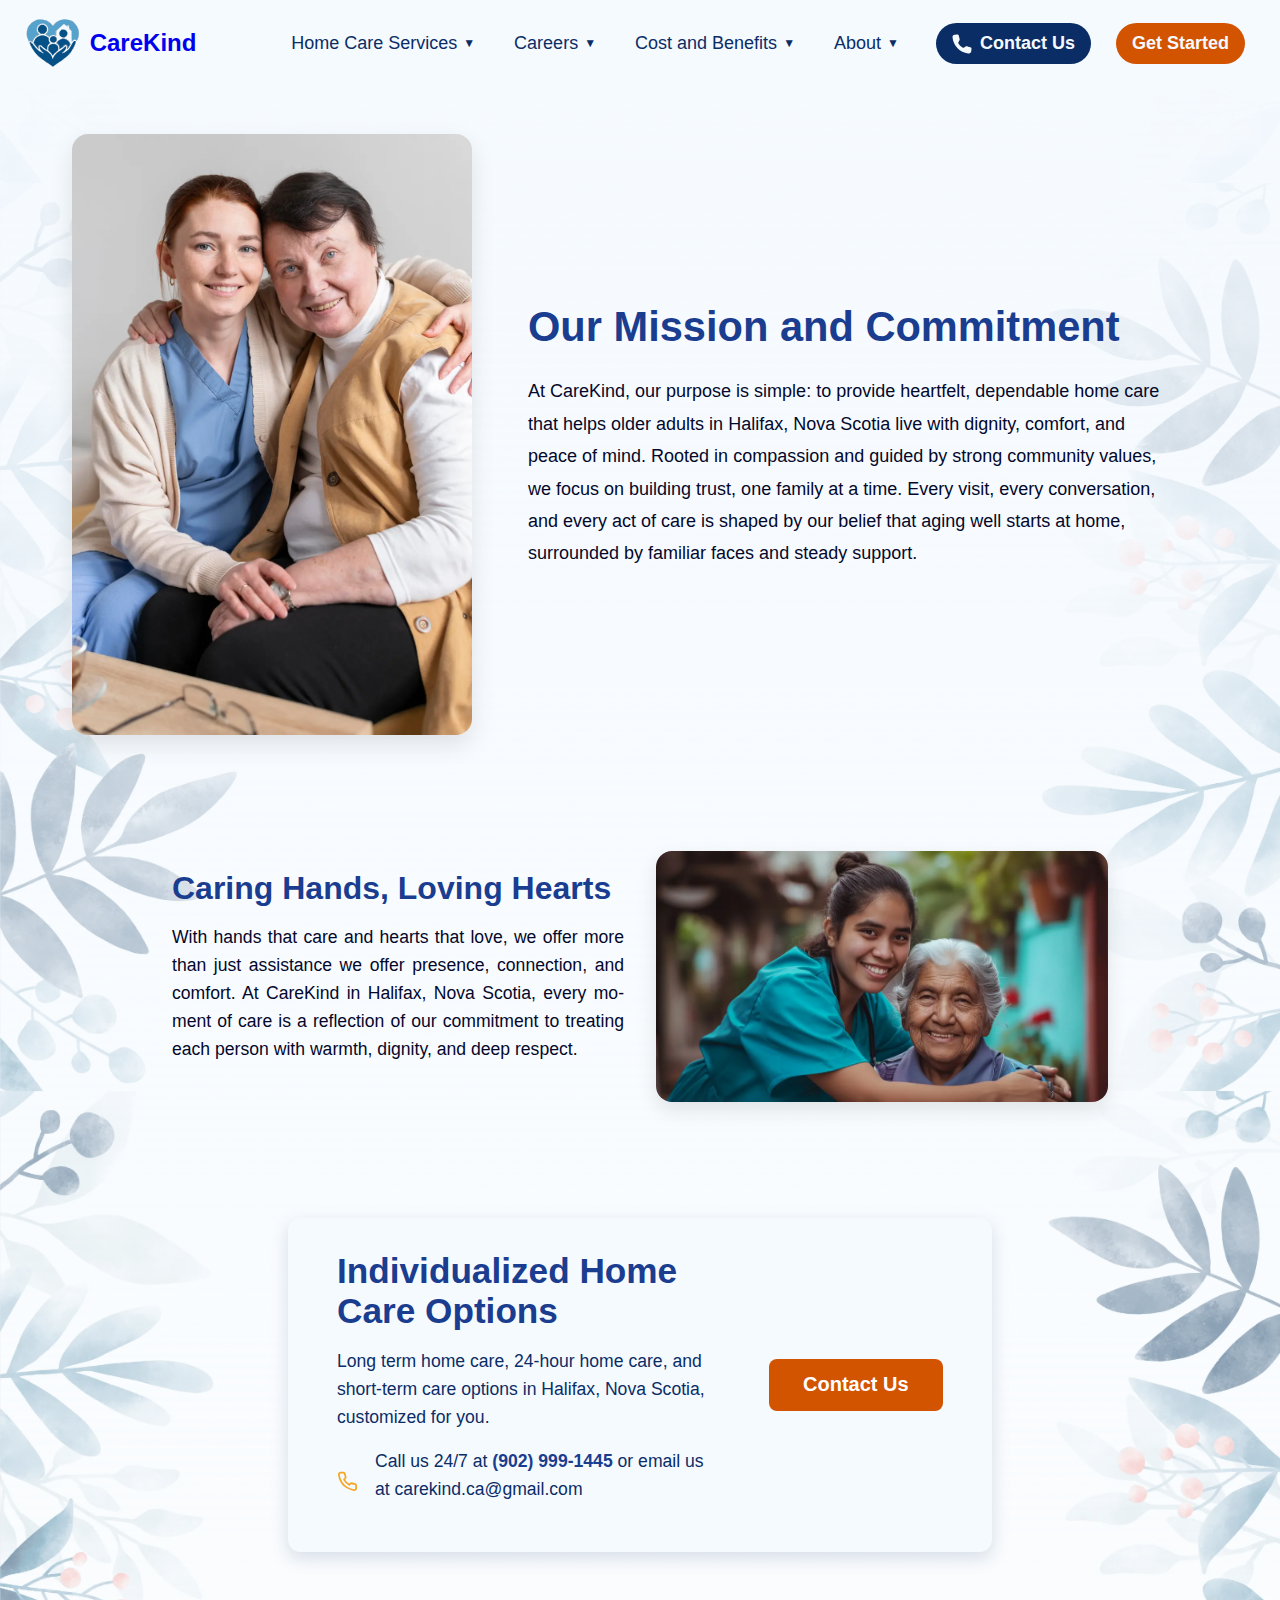
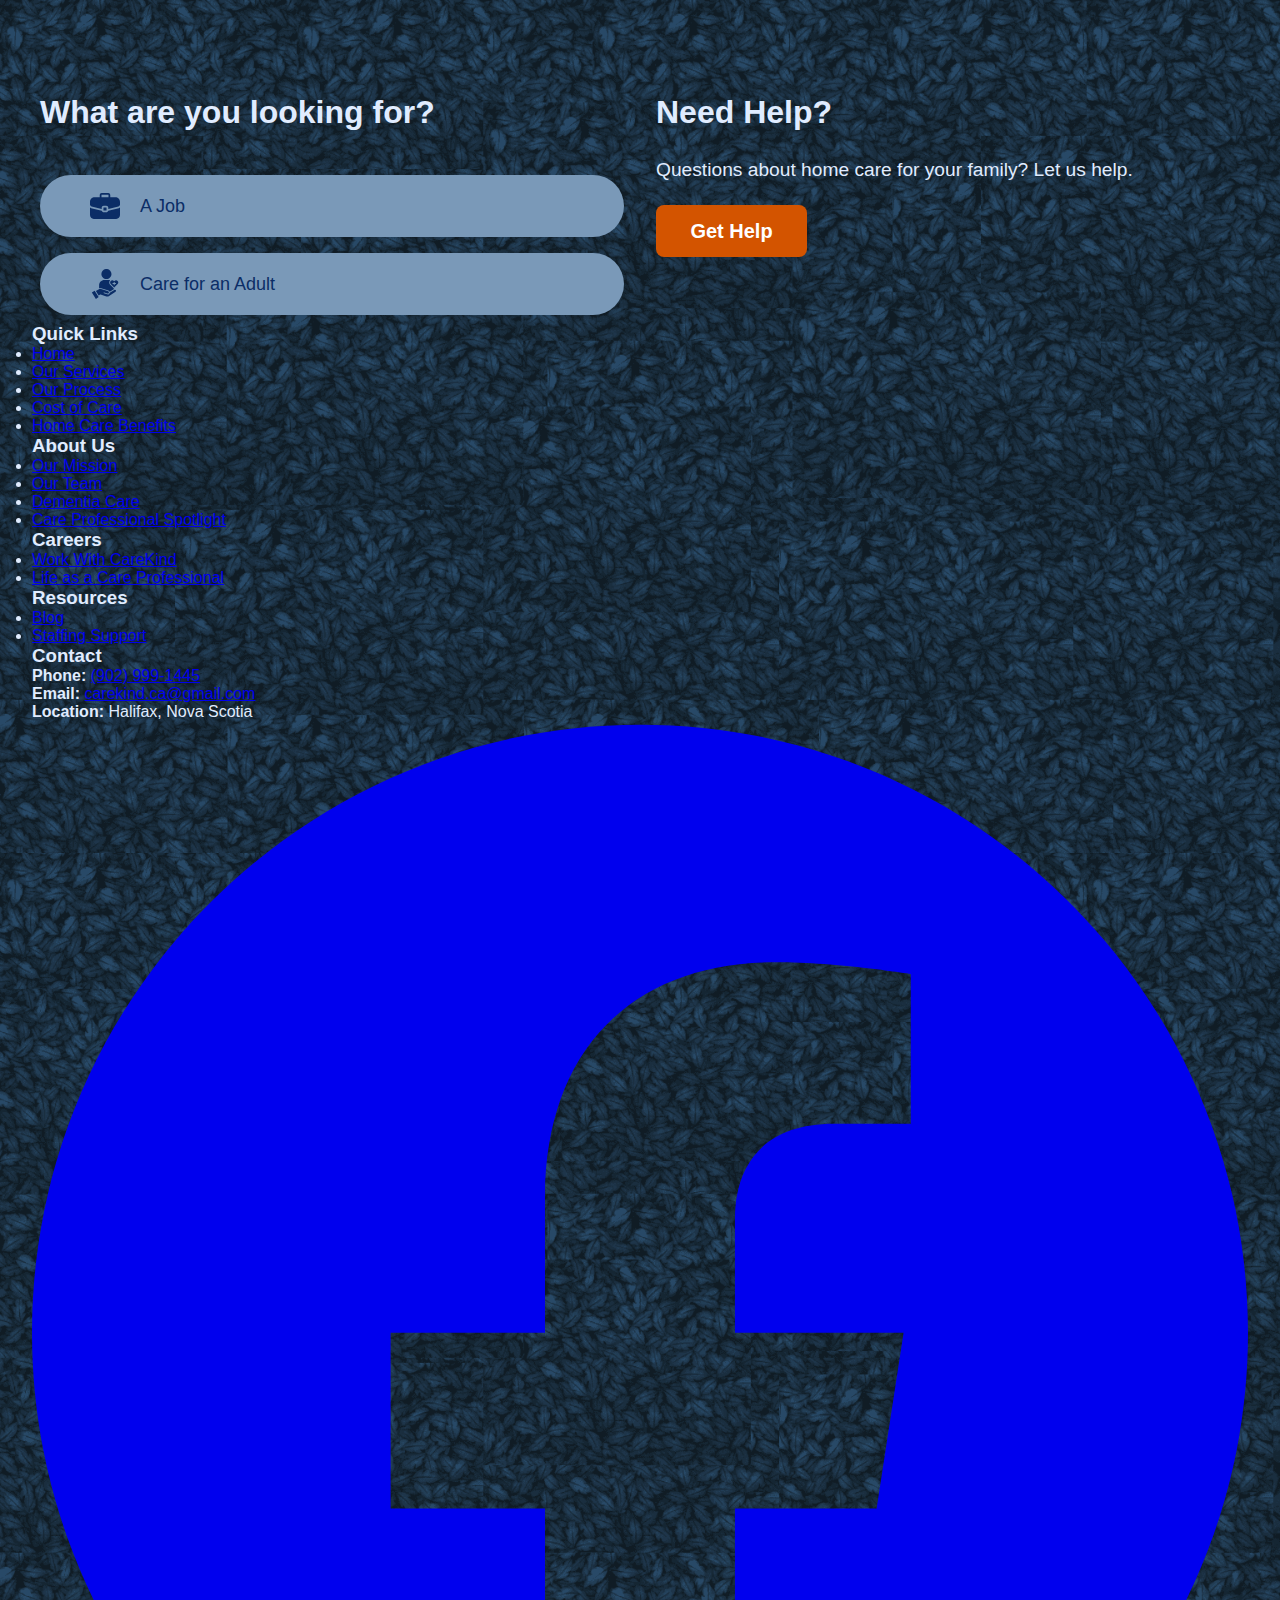
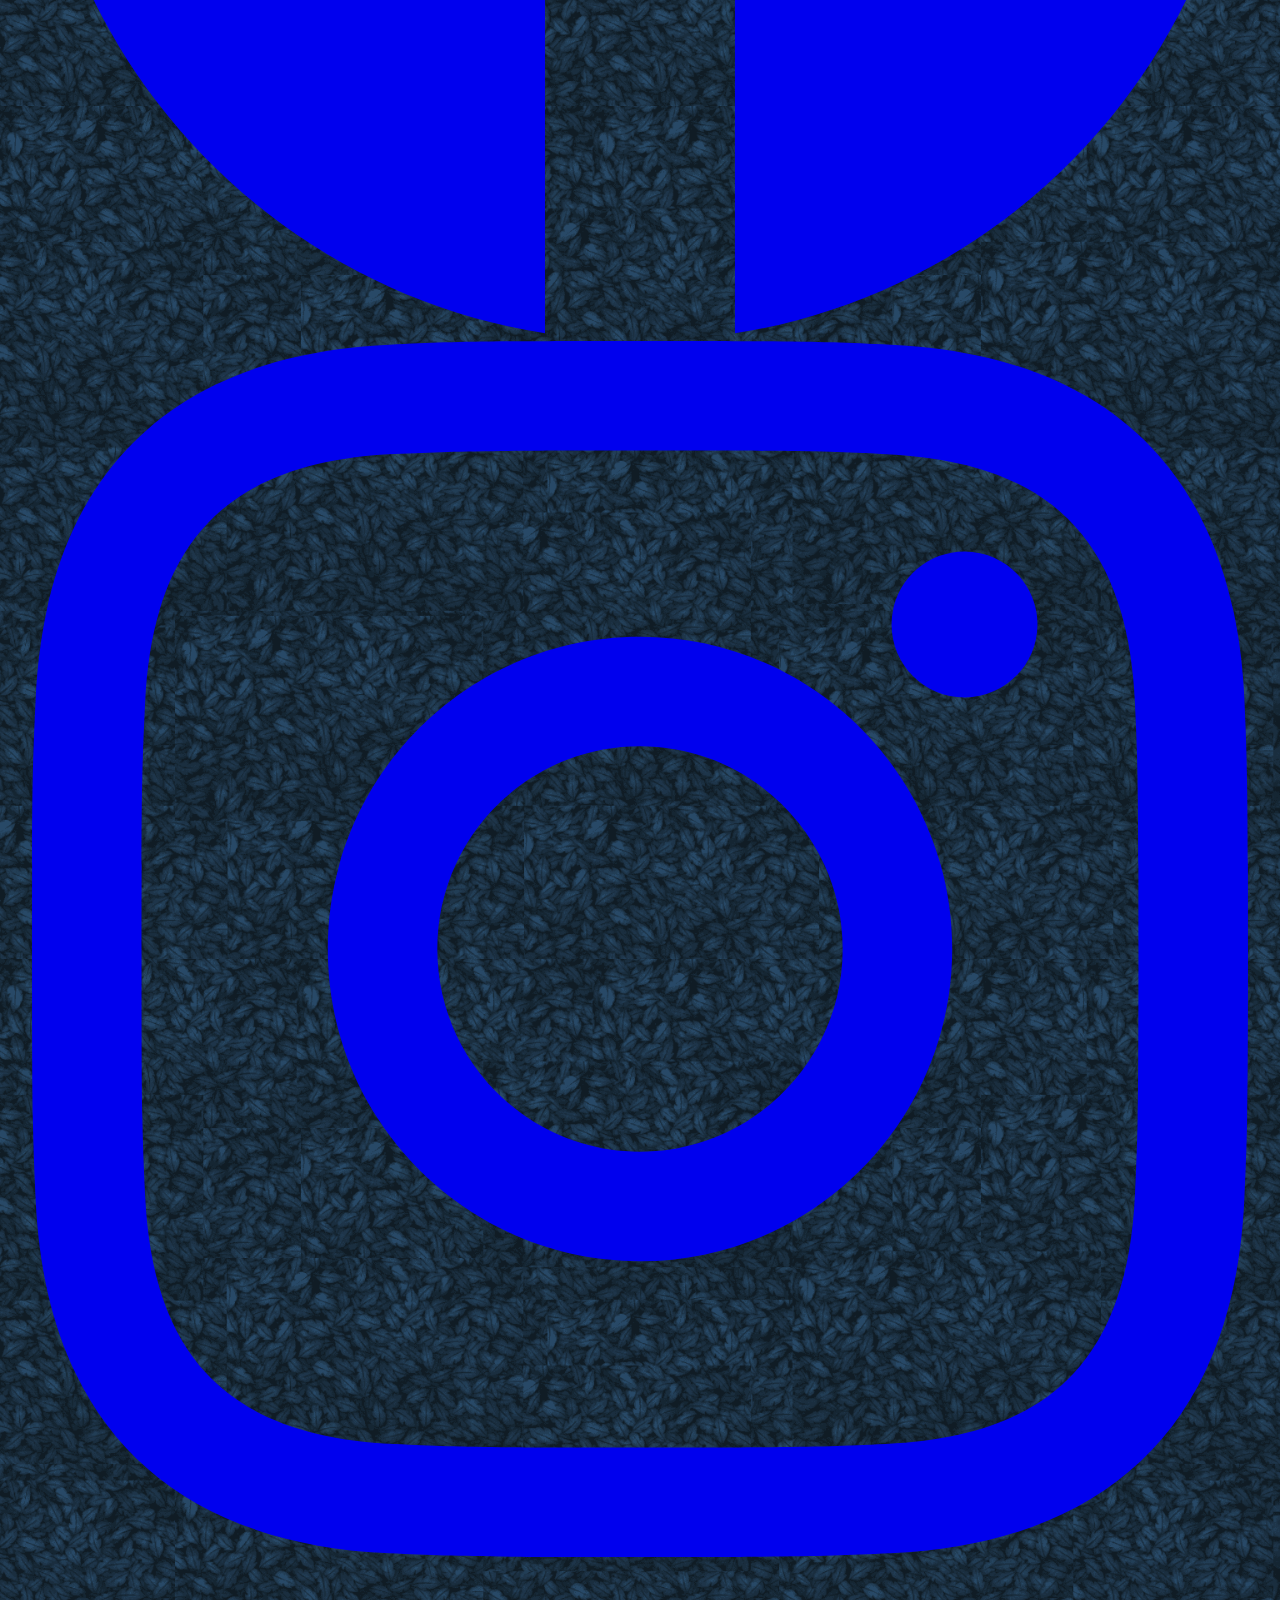
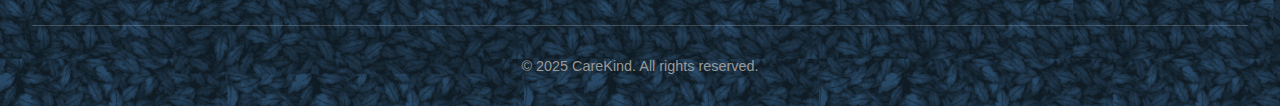
<file: mission.html>
<!DOCTYPE html>
<html lang="en">

<head>
  <meta charset="UTF-8" />
  <meta name="viewport" content="width=device-width, initial-scale=1.0" />
  <title>CareKind - Mission</title>
  <link rel="stylesheet" href="styles.css" />
  <link rel="icon" href="images/favicon.ico" type="image/x-icon" />

  <meta name="description"
    content="Learn about CareKind's mission to provide compassionate, personalized home care in Halifax. Discover our roots, values, and dedication to improving the lives of seniors." />
  <meta name="keywords"
    content="CareKind history, CareKind mission, senior care Halifax, personalized home care, caregiving values, home care Nova Scotia" />
  <meta name="author" content="CareKind Home Care" />

  <meta property="og:title" content="CareKind - Our Story and Purpose" />
  <meta property="og:description"
    content="Explore CareKind’s journey and mission to bring thoughtful, person-focused home care to seniors in Halifax and surrounding areas." />
  <meta property="og:type" content="website" />
  <meta property="og:url" content="https://carekind.ca/mission" />
  <meta property="og:image" content="https://carekind.ca/images/logo.png" />
  <meta property="og:site_name" content="CareKind Home Care" />
  <meta property="og:locale" content="en_CA" />

  <meta name="twitter:card" content="summary_large_image" />
  <meta name="twitter:title" content="CareKind - Our Story and Purpose" />
  <meta name="twitter:description"
    content="From our beginnings to our heartfelt mission, discover what makes CareKind a trusted name in senior home care across Halifax." />
  <meta name="twitter:image" content="https://carekind.ca/images/logo.png" />

  <script type="application/ld+json">
    {
      "@context": "https://schema.org",
      "@type": "LocalBusiness",
      "name": "CareKind Home Care",
      "image": "https://carekind.ca/images/logo.png",
      "url": "https://carekind.ca",
      "telephone": "+1-902-999-1445",
      "address": {
        "@type": "PostalAddress",
        "addressLocality": "Halifax",
        "addressRegion": "NS",
        "addressCountry": "CA"
      },
      "description": "CareKind is dedicated to enhancing the lives of seniors in Halifax by providing heartfelt, reliable, and personalized in-home care. Our mission is rooted in dignity, connection, and trust."
    }
  </script>
</head>

<body>
  <header class="navv" aria-label="Main site header">
    <div class="navbar">
      <div class="container">
        <div class="brand">
          <img src="images/logo.svg" alt="CareKind Logo" class="logo" />
          <a href="index.html" class="brandtext">CareKind</a>
        </div>
        <nav aria-label="Main navigation">
          <div class="dropdown">
            <button class="dropbtn">
              Home Care Services<span class="arrow">&#9660;</span>
            </button>
            <div class="dropdown-content">
              <a href="services.html">Types of Home Care</a>
              <a href="cognitive.html">Alzheimers and Dementia Care</a>
              <a href="process.html">Our Process</a>
            </div>
          </div>

          <div class="dropdown">
            <button class="dropbtn">
              Careers <span class="arrow">&#9660;</span>
            </button>
            <div class="dropdown-content">
              <a href="career.html">Work With Carekind</a>
              <a href="experience.html">Life as a Care Professional</a>
              <a href="spotlight.html">Care Professional Spotlight</a>
            </div>
          </div>

          <div class="dropdown">
            <button class="dropbtn">
              Cost and Benefits <span class="arrow">&#9660;</span>
            </button>
            <div class="dropdown-content">
              <a href="cost.html">Cost of Care</a>
              <a href="benefits.html">Home Care Benefits</a>
            </div>
          </div>

          <div class="dropdown">
            <button class="dropbtn">
              About <span class="arrow">&#9660;</span>
            </button>
            <div class="dropdown-content">
              <a href="team.html">Our Team</a>
              <a href="mission.html">Our Mission</a>
            </div>
          </div>

          <a href="tel:9029991445" class="call-button nav-call">
            <svg viewBox="0 0 100 100" class="option-icon">
              <path
                d="M92.134 66.144c3.468.867 5.662 4.054 5.301 7.691l-1.088 11.433c-.582 9.684-7.217 13.406-15.623 11.914C39.212 92.105 7.886 60.824 2.796 19.254.416 2.16 14.201 3.904 26.143 2.544c3.66-.385 6.817 1.826 7.684 5.293l2.995 11.908c.845 3.881 3.092 8.549.107 12.343l-5.046 8.587c-1.024 1.456-1.21 3.133-.553 4.512 4.988 10.444 12.993 18.54 23.248 23.564 1.356.68 3.062.507 4.385-.44l9.047-5.353c3.689-2.88 8.42-.628 12.252.197z" />
            </svg>
            Contact Us
          </a>
          <a href="#" class="call-button get-started-btn">Get Started</a>
        </nav>

        <div class="overlay" id="overlay"></div>
        <div class="slide-panel" id="slidePanel">
          <span class="close-slide" id="closeSlide">&times;</span>

          <div class="step active" id="step1">
            <h2 class="question">What are you looking for?</h2>
            <a href="#" class="option-btn" data-next="jobForm">
              <svg viewBox="0 0 512 512" class="option-icon">
                <path
                  d="M277.131 280.54h-42.262a5.149 5.149 0 0 0-5.143 5.143v42.452a5.149 5.149 0 0 0 5.143 5.143h42.262a5.149 5.149 0 0 0 5.143-5.143v-42.452a5.149 5.149 0 0 0-5.143-5.143z">
                </path>
                <path
                  d="M433.013 106.981h-87.165V70.508c0-19.059-15.654-34.564-34.896-34.564H201.048c-19.242 0-34.896 15.505-34.896 34.564v36.474H78.987C35.434 106.981 0 142.415 0 185.969v47.341c2.932 14.277 13.24 26.028 27.505 30.593l172.13 42.067v-20.286c0-19.428 15.806-35.234 35.234-35.234h42.262c19.428 0 35.234 15.806 35.234 35.234v20.286l172.13-42.067c14.265-4.565 24.573-16.316 27.505-30.593v-47.341c0-43.554-35.434-78.988-78.987-78.988zm-117.257.001H196.244V70.508c0-2.55 2.065-4.473 4.804-4.473h109.904c2.739 0 4.804 1.923 4.804 4.473v36.474z">
                </path>
                <path
                  d="M492.981 292.778c-.288.089-.578.169-.87.24L311.166 337.24c-4.024 15.028-17.755 26.129-34.035 26.129h-42.262c-16.28 0-30.011-11.101-34.035-26.129L19.889 293.018a16.47 16.47 0 0 1-.87-.24A71.33 71.33 0 0 1 0 283.643v127.893c0 35.576 28.943 64.52 64.52 64.52h382.96c35.576 0 64.52-28.943 64.52-64.52V283.643a71.33 71.33 0 0 1-19.019 9.135z">
                </path>
              </svg>A job</a>
            <a href="#" class="option-btn" data-next="careForm">
              <svg viewBox="0 0 512 512" class="option-icon">
                <path
                  d="m138.824 465.678 9.04 14.173-47.502 30.294-68.574-107.516 47.481-30.294 59.407 93.109c.011.021.021.053.032.075.042.052.073.106.116.159zm275.929-108.9-77.402 49.61c-2.012 9.488-7.613 17.868-15.429 22.851-5.111 3.258-10.946 4.909-17.059 4.909-3.812 0-7.741-.639-11.67-1.938l-55.754-18.432c-3.961-1.31-6.112-5.59-4.802-9.562a7.559 7.559 0 0 1 9.551-4.802l55.754 18.432c5.995 1.981 11.319 1.523 15.855-1.363 4.877-3.109 8.37-8.977 9.104-15.291.032-.298.085-.575.16-.852.256-8.348-5.132-16.164-13.119-18.805L187.561 341.05c-11.915-3.94-23.362-2.641-34.043 3.876l-53.156 32.339 47.214 74.005 26.248-15.962a7.575 7.575 0 0 1 6.304-.713l100.765 33.308c13.534 4.494 27.036 2.79 39.037-4.909l115.47-74.005c8.87-5.686 11.468-17.559 5.793-26.461-5.697-8.859-17.56-11.447-26.44-5.75zm68.159-125.852c0 10.148-3.929 19.657-11.064 26.78l-58.917 58.949-58.917-58.949c-14.758-14.758-14.758-38.792 0-53.582 7.113-7.113 16.633-11.032 26.78-11.032 10.158 0 19.678 3.919 26.791 11.042a7.564 7.564 0 0 0 10.691 0c14.78-14.758 38.824-14.758 53.582 0 7.125 7.125 11.054 16.644 11.054 26.792zm-38.898 16.515c0-4.185-3.386-7.571-7.56-7.571h-15.962v-15.951c0-4.174-3.386-7.56-7.56-7.56s-7.56 3.386-7.56 7.56v15.951h-15.919a7.566 7.566 0 0 0-7.571 7.571c0 4.174 3.386 7.56 7.571 7.56h15.919v15.919c0 4.174 3.386 7.56 7.56 7.56s7.56-3.386 7.56-7.56v-15.919h15.962a7.56 7.56 0 0 0 7.56-7.56zM192.31 326.697l122.381 40.474a34.23 34.23 0 0 1 21.808 21.797l68.873-44.148v-14.333l-62.058-62.09c-20.647-20.647-20.647-54.274 0-74.953v-.011a63.278 63.278 0 0 1 1.938-1.842c-9.583-3.375-19.731-5.143-29.932-5.143h-69.81c-49.653 0-90.052 40.389-90.052 90.042v50.718c11.765-4.441 24.319-4.664 36.852-.511zm88.104-155.38c47.481 0 86.102-38.621 86.102-86.102 0-47.459-38.621-86.07-86.102-86.07-47.459 0-86.07 38.611-86.07 86.07 0 47.481 38.611 86.102 86.07 86.102z">
                </path>
              </svg>Care for an adult</a>
          </div>

          <div class="step" id="jobForm">
            <a href="#" class="back-arrow" data-back="step1" aria-label="Back">
              <img src="images/back-arrow.svg" alt="Back" class="back-icon" />
            </a>
            <h2 class="question2">Apply to be a caregiver</h2>
            <form id="jobFormFields">
              <div class="form-group">
                <input type="text" name="First Name" placeholder=" " required />
                <label>First Name</label>
              </div>
              <div class="form-group">
                <input type="text" name="Last Name" placeholder=" " required />
                <label>Last Name</label>
              </div>
              <div class="form-group">
                <input type="tel" name="Phone Number" placeholder=" " required />
                <label>Phone Number</label>
              </div>
              <div class="form-group">
                <input type="email" name="Email" placeholder=" " required />
                <label>Email</label>
              </div>
              <div class="form-group">
                <select name="Applied For" required>
                  <option value="" disabled selected hidden></option>
                  <option value="Caregiver">Caregiver</option>
                  <option value="Person Support Worker">Person Support Worker</option>
                  <option value="Continuing Care Assistance (CCA) - Home Care">Continuing Care Assistance (CCA) - Home
                    Care</option>
                </select>
                <label>What job do you want to apply for?</label>
              </div>
              <div class="form-group">
                <select name="Work Experience" required>
                  <option value="" disabled selected hidden></option>
                  <option value="No experience">No experience</option>
                  <option value="1-6 months">1-6 months</option>
                  <option value="6-12 months">6-12 months</option>
                  <option value="1-2 years">1-2 years</option>
                  <option value="2-3 years">2-3 years</option>
                  <option value="3-4 years">3-4 years</option>
                  <option value="4-5 years">4-5 years</option>
                  <option value="5-10 years">5-10 years</option>
                  <option value="10+ years">10+ years</option>
                </select>
                <label>How much work experience do you have?</label>
              </div>
              <label class="affirmation-checkbox">
                <input type="checkbox" name="identityDocs" required />
                <span>
                  I have documents that establish my identity and eligibility to work in Canada.
                </span>
              </label>
              <label class="affirmation-checkbox">
                <input type="checkbox" name="englishAffirmation" required />
                <span>
                  I can conduct business in written and spoken English.
                </span>
              </label>
              <button type="submit">Submit</button>
              <p class="submit-note">
                By clicking "Submit," you agree to our <a href="#">Privacy Policy</a>.
              </p>
            </form>
          </div>

          <div class="step" id="careForm">
            <a href="#" class="back-arrow" data-back="step1" aria-label="Back">
              <img src="images/back-arrow.svg" alt="Back" class="back-icon" />
            </a>
            <h2 class="question">Who needs care?</h2>
            <a href="#" class="option-btn" data-next="careNeeds" name="A loved One">
              <svg viewBox="0 0 512 512" class="option-icon">
                <path
                  d="M469.113 82.57C469.113 36.97 431.008 0 384 0s-85.113 36.969-85.113 82.57c0 45.602 38.105 82.57 85.113 82.57s85.113-36.968 85.113-82.57zM384 179.543c-9.074 0-17.926.953-26.465 2.746a92.635 92.635 0 0 1 6.996 6.813c16.117 17.484 24.996 40.55 24.996 64.957 0 29.539-14.394 51.144-26.933 66.664-.809 1.004-84.535 82.293-84.535 82.293-6.149 5.96-14.098 8.953-22.059 8.984-.04 0-.082.004-.121.004a31.78 31.78 0 0 1-22.234-9.04s-86.594-84.405-87.243-85.167c-15.437-17.348-23.93-39.934-23.93-63.738 0-24.407 8.88-47.473 24.997-64.957a92.635 92.635 0 0 1 6.996-6.813A128.676 128.676 0 0 0 128 179.543c-70.691 0-128 57.309-128 128v104.129c0 5.52 4.477 10 10 10h492c5.523 0 10-4.48 10-10V307.543c0-70.691-57.309-128-128-128zM213.113 82.57C213.113 36.97 175.008 0 128 0S42.887 36.969 42.887 82.57c0 45.602 38.105 82.57 85.113 82.57s85.113-36.968 85.113-82.57zm0 0">
                </path>
                <path
                  d="M154.34 254.059c0 16.82 6.265 32.035 16.375 43.113l-.008.008 78.207 76.175a10.007 10.007 0 0 0 13.941.016l74.95-72.676c10.812-13.383 19.855-27.96 19.855-46.636 0-26.508-14.082-61.317-56.531-61.317-15.566 0-29.664 6.832-39.89 17.875a60.671 60.671 0 0 0-5.239 6.524 60.72 60.72 0 0 0-5.367-6.653c-10.211-10.968-24.258-17.746-39.766-17.746-37.101 0-56.527 34.809-56.527 61.317zm0 0">
                </path>
              </svg>A parent or loved one</a>
            <a href="#" class="option-btn" data-next="careNeeds" name="Self">
              <svg viewBox="0 0 512 512" class="option-icon">
                <path
                  d="M210.352 246.633c33.882 0 63.222-12.153 87.195-36.13 23.973-23.972 36.125-53.304 36.125-87.19 0-33.876-12.152-63.211-36.129-87.192C273.566 12.152 244.23 0 210.352 0c-33.887 0-63.22 12.152-87.192 36.125s-36.129 53.309-36.129 87.188c0 33.886 12.156 63.222 36.133 87.195 23.977 23.969 53.313 36.125 87.188 36.125zM426.129 393.703c-.692-9.976-2.09-20.86-4.149-32.351-2.078-11.579-4.753-22.524-7.957-32.528-3.308-10.34-7.808-20.55-13.37-30.336-5.774-10.156-12.555-19-20.165-26.277-7.957-7.613-17.699-13.734-28.965-18.2-11.226-4.44-23.668-6.69-36.976-6.69-5.227 0-10.281 2.144-20.043 8.5a2711.03 2711.03 0 0 1-20.879 13.46c-6.707 4.274-15.793 8.278-27.016 11.903-10.949 3.543-22.066 5.34-33.039 5.34-10.972 0-22.086-1.797-33.047-5.34-11.21-3.622-20.296-7.625-26.996-11.899-7.77-4.965-14.8-9.496-20.898-13.469-9.75-6.355-14.809-8.5-20.035-8.5-13.313 0-25.75 2.254-36.973 6.7-11.258 4.457-21.004 10.578-28.969 18.199-7.605 7.281-14.39 16.12-20.156 26.273-5.558 9.785-10.058 19.992-13.371 30.34-3.2 10.004-5.875 20.945-7.953 32.524-2.059 11.476-3.457 22.363-4.149 32.363A438.821 438.821 0 0 0 0 423.949c0 26.727 8.496 48.363 25.25 64.32 16.547 15.747 38.441 23.735 65.066 23.735h246.532c26.625 0 48.511-7.984 65.062-23.734 16.758-15.946 25.254-37.586 25.254-64.325-.004-10.316-.351-20.492-1.035-30.242zm0 0">
                </path>
              </svg>Me</a>
          </div>
          <div class="step" id="careNeeds">
            <a href="#" class="back-arrow" data-back="careForm" aria-label="Back">
              <img src="images/back-arrow.svg" alt="Back" class="back-icon" />
            </a>
            <h2 class="question">What kinds of assistance are needed?</h2>
            <label class="mcq-btn">
              <svg viewBox="0 0 512 512" class="option-icon">
                <path
                  d="M437.852 43.198C429.36 34.688 418.066 30 406.05 30h-19.945v20c0 22.056-17.924 40-39.956 40h-179.8c-22.032 0-39.956-17.944-39.956-40V30h-20.011c-24.758 0-44.922 20.164-44.95 44.95l-.432 392c-.014 12.029 4.656 23.341 13.147 31.852C82.64 507.313 93.934 512 105.95 512h299.667c24.758 0 44.923-20.164 44.95-44.95l.433-392c.014-12.029-4.656-23.341-13.148-31.852zM261.094 180h106.453c8.275 0 14.983 6.716 14.983 15s-6.708 15-14.983 15H261.094c-8.275 0-14.983-6.716-14.983-15s6.708-15 14.983-15zm0 100h106.453c8.275 0 14.983 6.716 14.983 15s-6.708 15-14.983 15H261.094c-8.275 0-14.983-6.716-14.983-15s6.708-15 14.983-15zm0 100h106.881c8.275 0 14.983 6.716 14.983 15s-6.708 15-14.983 15H261.094c-8.275 0-14.983-6.716-14.983-15s6.708-15 14.983-15zM133.431 180.592c5.852-5.858 15.338-5.858 21.19 0l8.147 8.157 34.554-34.592c5.852-5.857 15.338-5.859 21.189 0 5.851 5.857 5.851 15.355 0 21.213l-45.149 45.198a14.972 14.972 0 0 1-21.19 0l-18.742-18.764c-5.851-5.857-5.851-15.355.001-21.212zm0 107.637c5.852-5.858 15.338-5.858 21.19 0l8.147 8.156 34.554-34.592c5.851-5.857 15.338-5.857 21.189 0s5.851 15.355 0 21.213l-45.149 45.199a14.974 14.974 0 0 1-21.19 0l-18.742-18.764c-5.851-5.857-5.851-15.354.001-21.212zm0 100c5.852-5.858 15.338-5.858 21.19 0l8.147 8.156 34.554-34.592c5.851-5.857 15.338-5.857 21.189 0s5.851 15.355 0 21.213l-45.149 45.199a14.974 14.974 0 0 1-21.19 0l-18.742-18.764c-5.851-5.857-5.851-15.354.001-21.212z">
                </path>
                <path
                  d="M156.361 50c0 5.523 4.472 10 9.989 10h179.8c5.517 0 9.989-4.477 9.989-10V10c0-5.523-4.472-10-9.989-10h-179.8c-5.517 0-9.989 4.477-9.989 10z">
                </path>
              </svg>
              <input type="checkbox" name="Everyday Tasks" />
              <span>Everyday tasks</span>
            </label>
            <label class="mcq-btn">
              <svg viewBox="0 0 512 512" class="option-icon">
                <circle cx="133.667" cy="44.795" r="44.793" transform="rotate(-45 133.669 44.823)"></circle>
                <path
                  d="m247.973 200.177 11.45 34.505 6.367 1.603a20.5 20.5 0 0 0 5.003.623c.045 0 .09-.005.135-.006v-14.996a44.914 44.914 0 0 1 7.236-24.482c-.776-.3-1.57-.571-2.398-.78l-36.65-9.224a27.377 27.377 0 0 1 8.857 12.757zM489.114 464.248h-17.351c8.434-5.468 12.666-16.003 9.698-26.144l-29.362-100.318a23.346 23.346 0 0 0-22.406-16.789h-38.839V293.18l54.176-24.922c9.762-4.49 14.035-16.044 9.544-25.806-4.49-9.761-16.044-14.035-25.806-9.544l-37.914 17.441v-28.443c0-18.33-14.859-33.19-33.19-33.19h-41.546c-18.33 0-33.19 14.859-33.19 33.19v20.396l22.977-16.87-37.44 41.61c-6.369 7.079-6.679 17.728-.731 25.164l53.963 67.478a19.766 19.766 0 0 0 1.595 1.761v24.019a31.159 31.159 0 0 1 14.919 0v-18.529a19.355 19.355 0 0 0 10.831-4.208c8.392-6.711 9.754-18.954 3.043-27.345l-43.653-54.585 26.398-29.339-14.749 25.293 25.676 32.106c52.929 7.393 92.966 52.874 92.966 106.925 0 10.043-1.383 19.768-3.961 29l1.884 6.438a23.243 23.243 0 0 0 9.721 13.028h-19.153a108.447 108.447 0 0 1-17.291 24.864h79.188c6.866 0 12.432-5.566 12.432-12.432s-5.562-12.432-12.429-12.432zM343.628 176.717c.102.008.201.022.303.029 23.864 1.693 44.476-16.298 46.161-40.043 1.69-23.805-16.238-44.472-40.043-46.161-23.805-1.69-44.472 16.238-46.161 40.043-1.682 23.703 16.088 44.288 39.74 46.132zM273.315 324.395l-3.741-11.274-14.477-18.103c-6.961-8.704-7.156-20.632-1.299-29.441l-4.46-13.443a34.835 34.835 0 0 1-4.981 22.083 34.843 34.843 0 0 1-10.327 10.734l18.678 56.291a108.786 108.786 0 0 1 20.607-16.847zM209.832 211.885l23.054 14.183a34.837 34.837 0 0 1 11.778 11.981l-10.992-33.126c-2.163-6.517-9.2-10.046-15.715-7.884-6.229 2.066-9.715 8.583-8.125 14.846z" />
                <path
                  d="M359.425 325.947c.385.806 12.615 12.342 7.254 30.44a69.971 69.971 0 0 1 20.093 18.439l-33.512 19.348a31.222 31.222 0 0 1 7.475 12.911l33.512-19.348c3.806 8.583 5.938 18.068 5.938 28.046s-2.132 19.463-5.938 28.046l-33.512-19.348a31.222 31.222 0 0 1-7.475 12.911l33.512 19.348c-11.258 15.357-28.661 25.935-48.561 28.071v-38.709a31.15 31.15 0 0 1-14.919 0v38.709c-19.9-2.136-37.302-12.714-48.56-28.071l33.512-19.348a31.222 31.222 0 0 1-7.475-12.911l-33.512 19.348c-3.806-8.583-5.938-18.068-5.938-28.046s2.132-19.462 5.938-28.046l33.512 19.348a31.222 31.222 0 0 1 7.475-12.911l-33.512-19.348a69.867 69.867 0 0 1 26.646-21.937l-15.856-19.827c-29.216 16.039-49.067 47.104-49.067 82.72 0 51.996 42.302 94.298 94.297 94.298 51.996 0 94.298-42.302 94.298-94.298-.001-42.001-27.606-77.672-65.625-89.835z" />
                <circle cx="330.752" cy="415.783" r="21.279" />
                <path
                  d="m225.255 238.47-64.572-39.726-18.377-52.76 25.023 39.751 27.714 17.05c2.058-9.085 8.681-16.902 18.168-20.05 1.198-.398 2.404-.7 3.611-.927l-11.291-2.842-27.417-31.582.554-8.289c1.115-16.674-11.499-31.095-28.173-32.21l-53.841-3.6c-16.674-1.115-31.095 11.499-32.21 28.173L54.378 286.383s2.921 58.824 4.333 87.216L10.929 475.346c-5.698 12.289-.355 26.869 11.933 32.567 12.285 5.697 26.868.356 32.567-11.933l50.329-107.239a24.52 24.52 0 0 0 2.245-11.538l-4.363-87.526 11.056.739 27.138 80.702 10.299 116.678c1.115 12.769 11.823 22.395 24.405 22.394 14.489 0 25.705-12.396 24.46-26.66l-10.552-119.59a24.501 24.501 0 0 0-1.187-5.685l-21.622-64.299 2.31-24.422-49.653-30.547c-5.537-3.407-8.882-9.141-9.571-15.135l-7.019-64.423 20.771 59.633a20.442 20.442 0 0 0 8.591 10.685l70.771 43.539c9.575 5.889 22.178 2.956 28.117-6.698 5.915-9.615 2.916-22.203-6.699-28.118z" />
              </svg>
              <input type="checkbox" name="Mobility" />
              <span>Mobility</span>
            </label>
            <label class="mcq-btn">
              <svg viewBox="0 0 64 64" class="option-icon">
                <path
                  d="M57.91 35.43c5.072-6.015.254-12.395-6.72-18.73a8.312 8.312 0 0 1-6.07 5.8.998.998 0 0 1-.29-1.95 6.74 6.74 0 0 0 4.68-5.29 27.016 27.016 0 0 0-9.22-5.18c-2.928 2.569-6.137 6.52-3.37 11.96a.998.998 0 0 1-1.75.96c-3.048-5.918-.281-10.237 2.83-13.53a27.876 27.876 0 0 0-18.78 3.03 9.165 9.165 0 0 1 6.21 2.9 1 1 0 1 1-1.4 1.43c-3.995-4.243-9.959-2.177-12.38 2.55-3.223 5.77-.625 8.933 3.58 9.69a1 1 0 0 1-.27 1.98c-.18-.02-4.39-.64-6.08-3.95a5.756 5.756 0 0 1-.37-.89c-3.53 4.46-3.3 7.94.58 12.01a4.341 4.341 0 0 0 4.29 1.33c3.144-.795 7.396-2.555 8.27-4.82.804-1.997-.93-2.193.38-3.32 1.709-.767 2.244 2.153 1.5 4.02-.683 1.935-3.347 3.804-5.69 4.71a7.365 7.365 0 0 0 3.2 4.06c3.17 1.96 7.4 1.56 9.19 1.08a1.529 1.529 0 0 1 1.4.31 9.717 9.717 0 0 0 4.14 2.1 2.599 2.599 0 0 1 1.63 1.01l4.17 5.98a1.01 1.01 0 0 0 .82.43h3.49a1.003 1.003 0 0 0 1-1v-4.07c8.374-1.982 13.838-5.919 10.85-13.43a1.067 1.067 0 0 1 .18-1.18zm-9.7-6.81 4.07-.93a1 1 0 0 1 .45 1.95l-4.07.93a.859.859 0 0 1-.22.02 1 1 0 0 1-.23-1.97zm-7.75 5.22c1.055-1.942 2.091-6.127-1.06-7.45a1 1 0 0 1-.46-1.34c1.243-1.88 4.2 1.747 4.35 3 .71 2.46-.33 5.22-1.01 6.63a11.902 11.902 0 0 1 4.66 6.43 1.003 1.003 0 1 1-1.89.67c-2.609-7.844-8.953-7.105-12.92-4.72a1.003 1.003 0 0 1-1.08-1.69c.2-.12 4.83-3.02 9.41-1.53zm-17.9-7.96c-1.005-.103-4.125-.098-3.66-1.85a1 1 0 0 1 1.27-.61 5.118 5.118 0 0 0 7.09-3.3 1.003 1.003 0 0 1 1.92.58 8.697 8.697 0 0 1-1.66 2.9 4.498 4.498 0 0 0 1.51 2.47 3.78 3.78 0 0 0 2.98.56 1 1 0 0 1 1.15.83 1.013 1.013 0 0 1-.83 1.15 5.637 5.637 0 0 1-6.46-3.63 6.204 6.204 0 0 1-3.31.9z" />
              </svg>
              <input type="checkbox" name="Memory Care" />
              <span>Memory care</span>
            </label>
            <label class="mcq-btn">
              <svg viewBox="0 0 95 95" class="option-icon">
                <path
                  d="M95.6 46.3 74 8.5c-.6-1.3-2-2-3.5-2l-44.1-.3c-1.4 0-2.6.8-3.5 2L.6 45.6c-.8 1.3-.8 2.8 0 4l21.6 37.8c.6 1.3 2 2 3.5 2l44.1.4c1.4 0 2.6-.8 3.5-2l22.4-37.4c.4-1.1.4-2.5-.1-4.1zm-26.2 5.9H52.2v17c0 2.2-1.8 4-4 4s-4-1.8-4-4v-17H26.8c-2.2 0-4-1.8-4-4s1.8-4 4-4H44v-17c0-2.2 1.8-4 4-4s4 1.8 4 4v17h17.1c2.2 0 4 1.8 4 4s-1.5 4-3.7 4z" />
              </svg>
              <input type="checkbox" name="Other" />
              <span>Other</span>
            </label>
            <a href="#" class="option-btn" id="next" data-next="careRequest">Next</a>
          </div>

          <div class="step" id="careRequest">
            <a href="#" class="back-arrow" data-back="careNeeds" aria-label="Back">
              <img src="images/back-arrow.svg" alt="Back" class="back-icon" />
            </a>
            <h2 class="question2">Find care for a loved one</h2>
            <form id="careRequestForm">
              <div class="form-group">
                <input type="text" name="First Name" placeholder=" " required />
                <label>First Name</label>
              </div>
              <div class="form-group">
                <input type="text" name="Last Name" placeholder=" " required />
                <label>Last Name</label>
              </div>
              <div class="form-group">
                <input type="tel" name="Phone Number" placeholder=" " required />
                <label>Phone Number</label>
              </div>
              <div class="form-group">
                <input type="email" name="Email" placeholder=" " required />
                <label>Email</label>
              </div>
              <div class="form-group">
                <input type="text" name="Postal Code" placeholder=" " required />
                <label>Postal Code</label>
              </div>

              <button type="submit">Request a care consultation</button>
              <p class="submit-note">
                By clicking "Request a Care Consultation," you agree to our
                <a href="#" target="_blank" rel="noopener noreferrer">Privacy Policy</a>.
              </p>
            </form>
          </div>
        </div>



        <div class="hamburger" aria-expanded="false" role="button" tabindex="0">
          <div class="hamburger-icon"></div>
          <div class="hamburger-icon"></div>
          <div class="hamburger-icon"></div>
        </div>

        <span class="close-icon" aria-label="Close menu">&times;</span>
      </div>
    </div>

    <a href="tel:9029991445" class="call-button contact-bar" aria-label="Call us at 902-999-1445">
      <svg viewBox="0 0 100 100" class="option-icon">
        <path
          d="M92.134 66.144c3.468.867 5.662 4.054 5.301 7.691l-1.088 11.433c-.582 9.684-7.217 13.406-15.623 11.914C39.212 92.105 7.886 60.824 2.796 19.254.416 2.16 14.201 3.904 26.143 2.544c3.66-.385 6.817 1.826 7.684 5.293l2.995 11.908c.845 3.881 3.092 8.549.107 12.343l-5.046 8.587c-1.024 1.456-1.21 3.133-.553 4.512 4.988 10.444 12.993 18.54 23.248 23.564 1.356.68 3.062.507 4.385-.44l9.047-5.353c3.689-2.88 8.42-.628 12.252.197z" />
      </svg>
      Contact Us
    </a>
  </header>
  <div id="page-content">

    <section class="services-hero-page">
      <div class="hero-text">
        <h1>Our Mission and Commitment</h1>
        <p>At CareKind, our purpose is simple: to provide heartfelt, dependable home care that helps older adults in
          Halifax, Nova Scotia live with dignity, comfort, and peace of mind. Rooted in compassion and guided by strong
          community values, we focus on building trust, one family at a time. Every visit, every conversation, and every
          act of care is shaped by our belief that aging well starts at home, surrounded by familiar faces and steady
          support.
        </p>
      </div>
      <div class="hero-image">
        <img class="float-left" src="images/mission1.webp" alt="Caregiver smiling with an elderly person" />
      </div>
    </section>
    <section class="info-split-section">
      <div class="info-text">
        <h2>Caring Hands, Loving Hearts</h2>
        <p>
          With hands that care and hearts that love, we offer more than just assistance we offer presence, connection,
          and comfort. At CareKind in Halifax, Nova Scotia, every moment of care is a reflection of our commitment to
          treating each person with warmth, dignity, and deep respect.
        </p>
      </div>
      <div class="info-image float-above">
        <img src="images/mission2.webp" alt="Caregiver and elderly man smiling on a porch swing" />
      </div>
    </section>
    <section class="home-care-container">
      <div class="home-care-text">
        <h2>Individualized Home Care Options</h2>
        <p>
          Long term home care, 24-hour home care, and short-term care options in Halifax, Nova Scotia, customized for
          you.
        </p>
        <div class="contact-info">
          <p class="phone-number">
            <span class="phone-icon">
              <svg xmlns="http://www.w3.org/2000/svg" width="20" height="20" viewBox="0 0 23 23" fill="none"
                stroke="currentColor" stroke-width="2" stroke-linecap="round" stroke-linejoin="round">
                <path
                  d="M22 16.92v3a2 2 0 0 1-2.18 2 19.79 19.79 0 0 1-8.63-3.07 19.5 19.5 0 0 1-6-6 19.79 19.79 0 0 1-3.07-8.67A2 2 0 0 1 4.11 2h3a2 2 0 0 1 2 1.72 12.84 12.84 0 0 0 .7 2.81 2 2 0 0 1-.45 2.11L8.09 9.91a16 16 0 0 0 6 6l1.27-1.27a2 2 0 0 1 2.11-.45 12.84 12.84 0 0 0 2.81.7A2 2 0 0 1 22 16.92z">
                </path>
              </svg>
            </span>
            <span>Call us 24/7 at <a href="tel:9029991445">(902) 999-1445</a> or email us at carekind.ca@gmail.com</span>
          </p>
        </div>
      </div>
      <div class="contact-btn-container">
        <a href="tel:9029991445" class="cta-button2">Contact Us</a>
      </div>
    </section>

  </div>

  <footer class="leaf-footer" aria-label="Site footer">
    <div class="footer-inner">

      <div class="left-footer">
        <h2 class="question3">What are you looking for?</h2>
        <a href="#" class="option-btn" data-next="jobForm" id="footerApplyJobBtn" aria-label="Apply for a job">
          <svg viewBox="0 0 512 512" class="option-icon">
            <path
              d="M277.131 280.54h-42.262a5.149 5.149 0 0 0-5.143 5.143v42.452a5.149 5.149 0 0 0 5.143 5.143h42.262a5.149 5.149 0 0 0 5.143-5.143v-42.452a5.149 5.149 0 0 0-5.143-5.143z">
            </path>
            <path
              d="M433.013 106.981h-87.165V70.508c0-19.059-15.654-34.564-34.896-34.564H201.048c-19.242 0-34.896 15.505-34.896 34.564v36.474H78.987C35.434 106.981 0 142.415 0 185.969v47.341c2.932 14.277 13.24 26.028 27.505 30.593l172.13 42.067v-20.286c0-19.428 15.806-35.234 35.234-35.234h42.262c19.428 0 35.234 15.806 35.234 35.234v20.286l172.13-42.067c14.265-4.565 24.573-16.316 27.505-30.593v-47.341c0-43.554-35.434-78.988-78.987-78.988zm-117.257.001H196.244V70.508c0-2.55 2.065-4.473 4.804-4.473h109.904c2.739 0 4.804 1.923 4.804 4.473v36.474z">
            </path>
            <path
              d="M492.981 292.778c-.288.089-.578.169-.87.24L311.166 337.24c-4.024 15.028-17.755 26.129-34.035 26.129h-42.262c-16.28 0-30.011-11.101-34.035-26.129L19.889 293.018a16.47 16.47 0 0 1-.87-.24A71.33 71.33 0 0 1 0 283.643v127.893c0 35.576 28.943 64.52 64.52 64.52h382.96c35.576 0 64.52-28.943 64.52-64.52V283.643a71.33 71.33 0 0 1-19.019 9.135z">
            </path>
          </svg>
          A Job
        </a>
        <a href="#" class="option-btn carebutton" data-next="careForm" id="footerCareAdultBtn"
          aria-label="Request care for an adult">
          <svg viewBox="0 0 512 512" class="option-icon">
            <path
              d="m138.824 465.678 9.04 14.173-47.502 30.294-68.574-107.516 47.481-30.294 59.407 93.109c.011.021.021.053.032.075.042.052.073.106.116.159zm275.929-108.9-77.402 49.61c-2.012 9.488-7.613 17.868-15.429 22.851-5.111 3.258-10.946 4.909-17.059 4.909-3.812 0-7.741-.639-11.67-1.938l-55.754-18.432c-3.961-1.31-6.112-5.59-4.802-9.562a7.559 7.559 0 0 1 9.551-4.802l55.754 18.432c5.995 1.981 11.319 1.523 15.855-1.363 4.877-3.109 8.37-8.977 9.104-15.291.032-.298.085-.575.16-.852.256-8.348-5.132-16.164-13.119-18.805L187.561 341.05c-11.915-3.94-23.362-2.641-34.043 3.876l-53.156 32.339 47.214 74.005 26.248-15.962a7.575 7.575 0 0 1 6.304-.713l100.765 33.308c13.534 4.494 27.036 2.79 39.037-4.909l115.47-74.005c8.87-5.686 11.468-17.559 5.793-26.461-5.697-8.859-17.56-11.447-26.44-5.75zm68.159-125.852c0 10.148-3.929 19.657-11.064 26.78l-58.917 58.949-58.917-58.949c-14.758-14.758-14.758-38.792 0-53.582 7.113-7.113 16.633-11.032 26.78-11.032 10.158 0 19.678 3.919 26.791 11.042a7.564 7.564 0 0 0 10.691 0c14.78-14.758 38.824-14.758 53.582 0 7.125 7.125 11.054 16.644 11.054 26.792zm-38.898 16.515c0-4.185-3.386-7.571-7.56-7.571h-15.962v-15.951c0-4.174-3.386-7.56-7.56-7.56s-7.56 3.386-7.56 7.56v15.951h-15.919a7.566 7.566 0 0 0-7.571 7.571c0 4.174 3.386 7.56 7.571 7.56h15.919v15.919c0 4.174 3.386 7.56 7.56 7.56s7.56-3.386 7.56-7.56v-15.919h15.962a7.56 7.56 0 0 0 7.56-7.56zM192.31 326.697l122.381 40.474a34.23 34.23 0 0 1 21.808 21.797l68.873-44.148v-14.333l-62.058-62.09c-20.647-20.647-20.647-54.274 0-74.953v-.011a63.278 63.278 0 0 1 1.938-1.842c-9.583-3.375-19.731-5.143-29.932-5.143h-69.81c-49.653 0-90.052 40.389-90.052 90.042v50.718c11.765-4.441 24.319-4.664 36.852-.511zm88.104-155.38c47.481 0 86.102-38.621 86.102-86.102 0-47.459-38.621-86.07-86.102-86.07-47.459 0-86.07 38.611-86.07 86.07 0 47.481 38.611 86.102 86.07 86.102z">
            </path>
          </svg>
          Care for an Adult
        </a>
      </div>

      <div class="right-footer">
        <h2 class="question3">Need Help?</h2>
        <p>Questions about home care for your family? Let us help.</p>
        <a href="tel:9029991445" class="cta-button2" aria-label="Get Help by phone">Get Help</a>
      </div>
    </div>

    <div class="footer-inner2">
      <div class="footer-column">
        <h3>Quick Links</h3>
        <ul>
          <li><a href="index.html">Home</a></li>
          <li><a href="services.html">Our Services</a></li>
          <li><a href="process.html">Our Process</a></li>
          <li><a href="cost.html">Cost of Care</a></li>
          <li><a href="benefits.html">Home Care Benefits</a></li>
        </ul>
      </div>

      <div class="footer-column">
        <h3>About Us</h3>
        <ul>
          <li><a href="mission.html">Our Mission</a></li>
          <li><a href="team.html">Our Team</a></li>
          <li><a href="dementia.html">Dementia Care</a></li>
          <li><a href="spotlight.html">Care Professional Spotlight</a></li>
        </ul>
      </div>

      <div class="footer-column">
        <h3>Careers</h3>
        <ul>
          <li><a href="career.html">Work With CareKind</a></li>
          <li><a href="spotlight.html">Life as a Care Professional</a></li>
        </ul>
      </div>

      <div class="footer-column">
        <h3>Resources</h3>
        <ul>
          <li><a href="blog.html">Blog</a></li>
          <li><a href="staffing.html">Staffing Support</a></li>
        </ul>
      </div>
      
      <div class="footer-column">
        <h3>Contact</h3>
        <p class="footer-contact">
          <strong>Phone:</strong> <a href="tel:9029991445">(902) 999-1445</a><br>
          <strong>Email:</strong> <a href="mailto:carekind.ca@gmail.com">carekind.ca@gmail.com</a><br>
          <strong>Location:</strong> Halifax, Nova Scotia
        </p>
        <div class="social-links">
          <a href="https://www.facebook.com/people/CareKind-Home-Care-Services/61578882654115/" target="_blank" rel="noopener noreferrer" aria-label="Visit our Facebook page" class="social-icon">
            <svg viewBox="0 0 24 24" fill="currentColor">
              <path d="M24 12.073c0-6.627-5.373-12-12-12s-12 5.373-12 12c0 5.99 4.388 10.954 10.125 11.854v-8.385H7.078v-3.47h3.047V9.43c0-3.007 1.792-4.669 4.533-4.669 1.312 0 2.686.235 2.686.235v2.953H15.83c-1.491 0-1.956.925-1.956 1.874v2.25h3.328l-.532 3.47h-2.796v8.385C19.612 23.027 24 18.062 24 12.073z"/>
            </svg>
          </a>
          <a href="https://www.instagram.com/carekind_homecareservices/" target="_blank" rel="noopener noreferrer" aria-label="Visit our Instagram page" class="social-icon">
            <svg viewBox="0 0 24 24" fill="currentColor">
              <path d="M12 2.163c3.204 0 3.584.012 4.85.07 3.252.148 4.771 1.691 4.919 4.919.058 1.265.069 1.645.069 4.849 0 3.205-.012 3.584-.069 4.849-.149 3.225-1.664 4.771-4.919 4.919-1.266.058-1.644.07-4.85.07-3.204 0-3.584-.012-4.849-.07-3.26-.149-4.771-1.699-4.919-4.92-.058-1.265-.07-1.644-.07-4.849 0-3.204.013-3.583.07-4.849.149-3.227 1.664-4.771 4.919-4.919 1.266-.057 1.645-.069 4.849-.069zm0-2.163c-3.259 0-3.667.014-4.947.072-4.358.2-6.78 2.618-6.98 6.98-.059 1.281-.073 1.689-.073 4.948 0 3.259.014 3.668.072 4.948.2 4.358 2.618 6.78 6.98 6.98 1.281.058 1.689.072 4.948.072 3.259 0 3.668-.014 4.948-.072 4.354-.2 6.782-2.618 6.979-6.98.059-1.28.073-1.689.073-4.948 0-3.259-.014-3.667-.072-4.947-.196-4.354-2.617-6.78-6.979-6.98-1.281-.059-1.69-.073-4.949-.073zm0 5.838c-3.403 0-6.162 2.759-6.162 6.162s2.759 6.163 6.162 6.163 6.162-2.759 6.162-6.163c0-3.403-2.759-6.162-6.162-6.162zm0 10.162c-2.209 0-4-1.79-4-4 0-2.209 1.791-4 4-4s4 1.791 4 4c0 2.21-1.791 4-4 4zm6.406-11.845c-.796 0-1.441.645-1.441 1.44s.645 1.44 1.441 1.44c.795 0 1.439-.645 1.439-1.44s-.644-1.44-1.439-1.44z"/>
            </svg>
          </a>
        </div>
      </div>
    </div>

    <div class="standard-footer">
      <p>&copy; 2025 CareKind. All rights reserved.</p>
    </div>
  </footer>



  <div class="mobile-get-started-bar">
    <a href="#" class="call-button get-started-btn" aria-label="Get Started">Get Started</a>
  </div>
  <script src="script.js"></script>
</body>

</html>
</file>
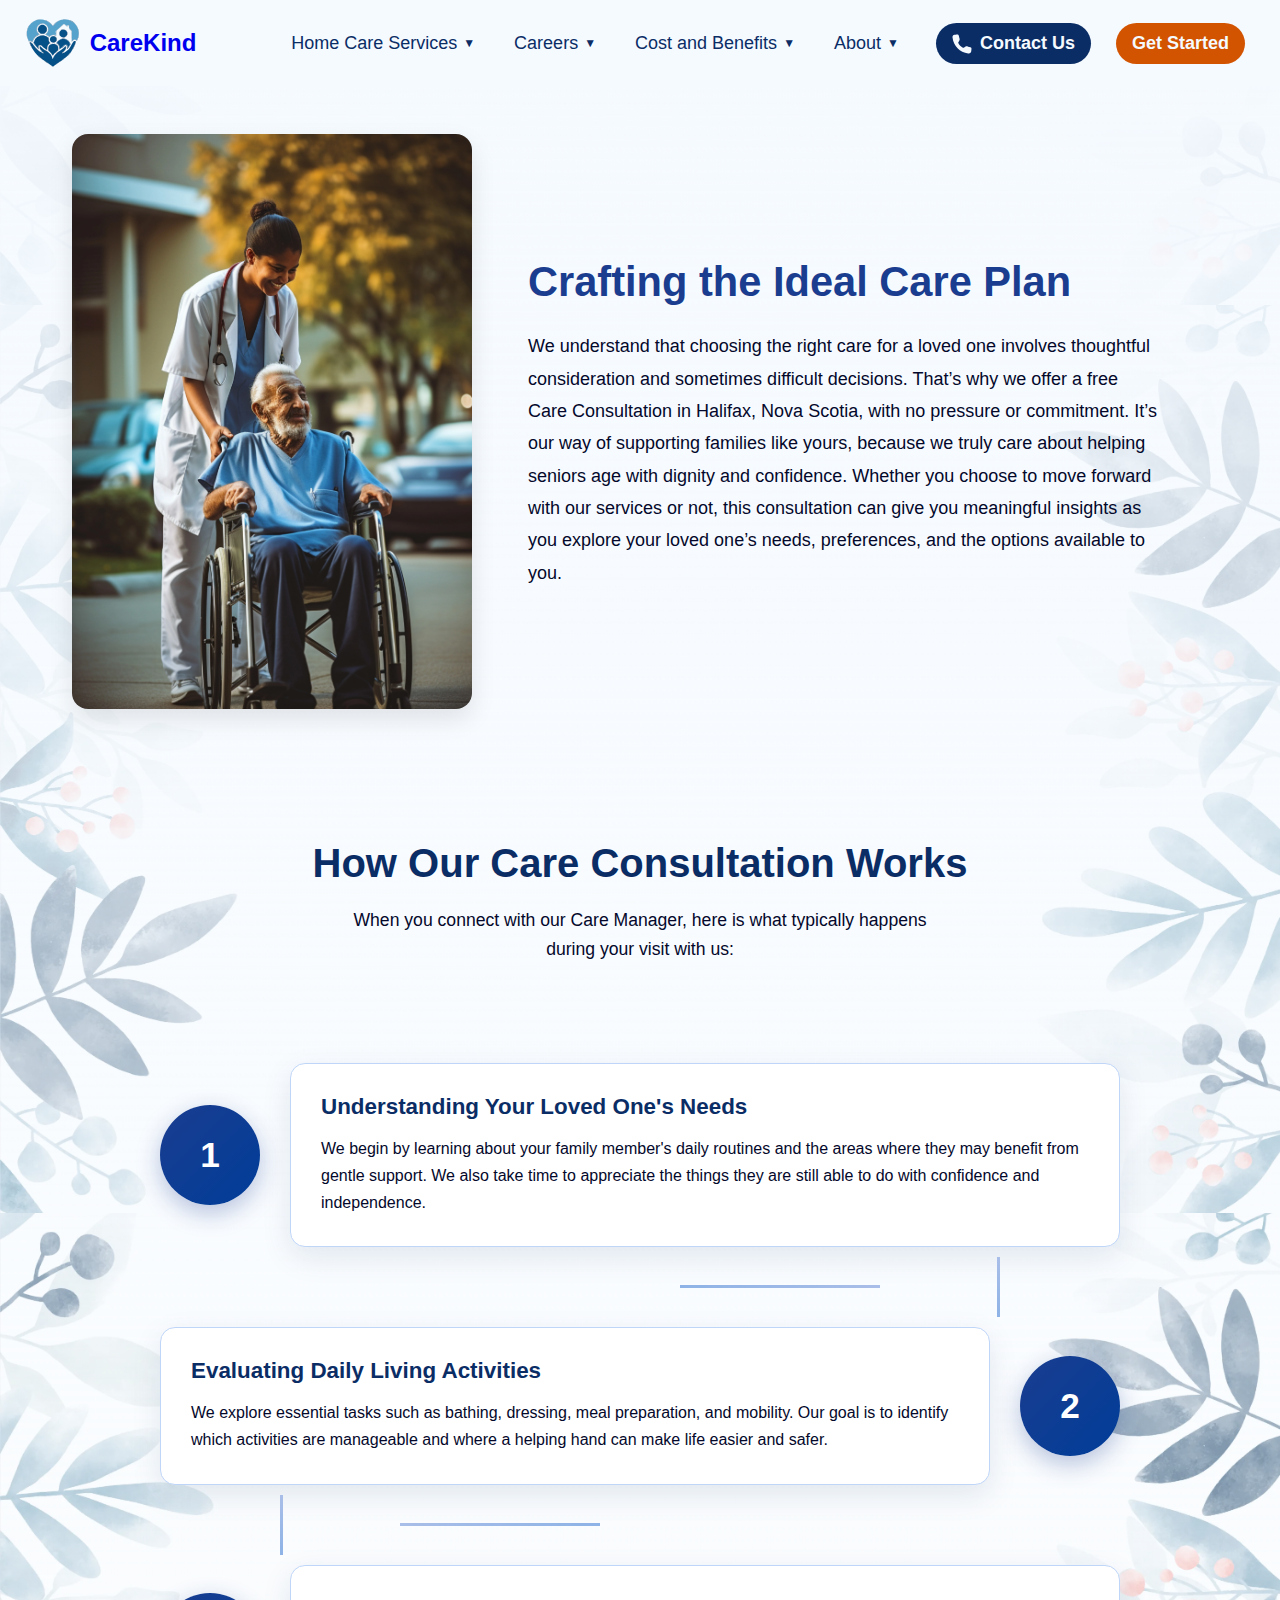
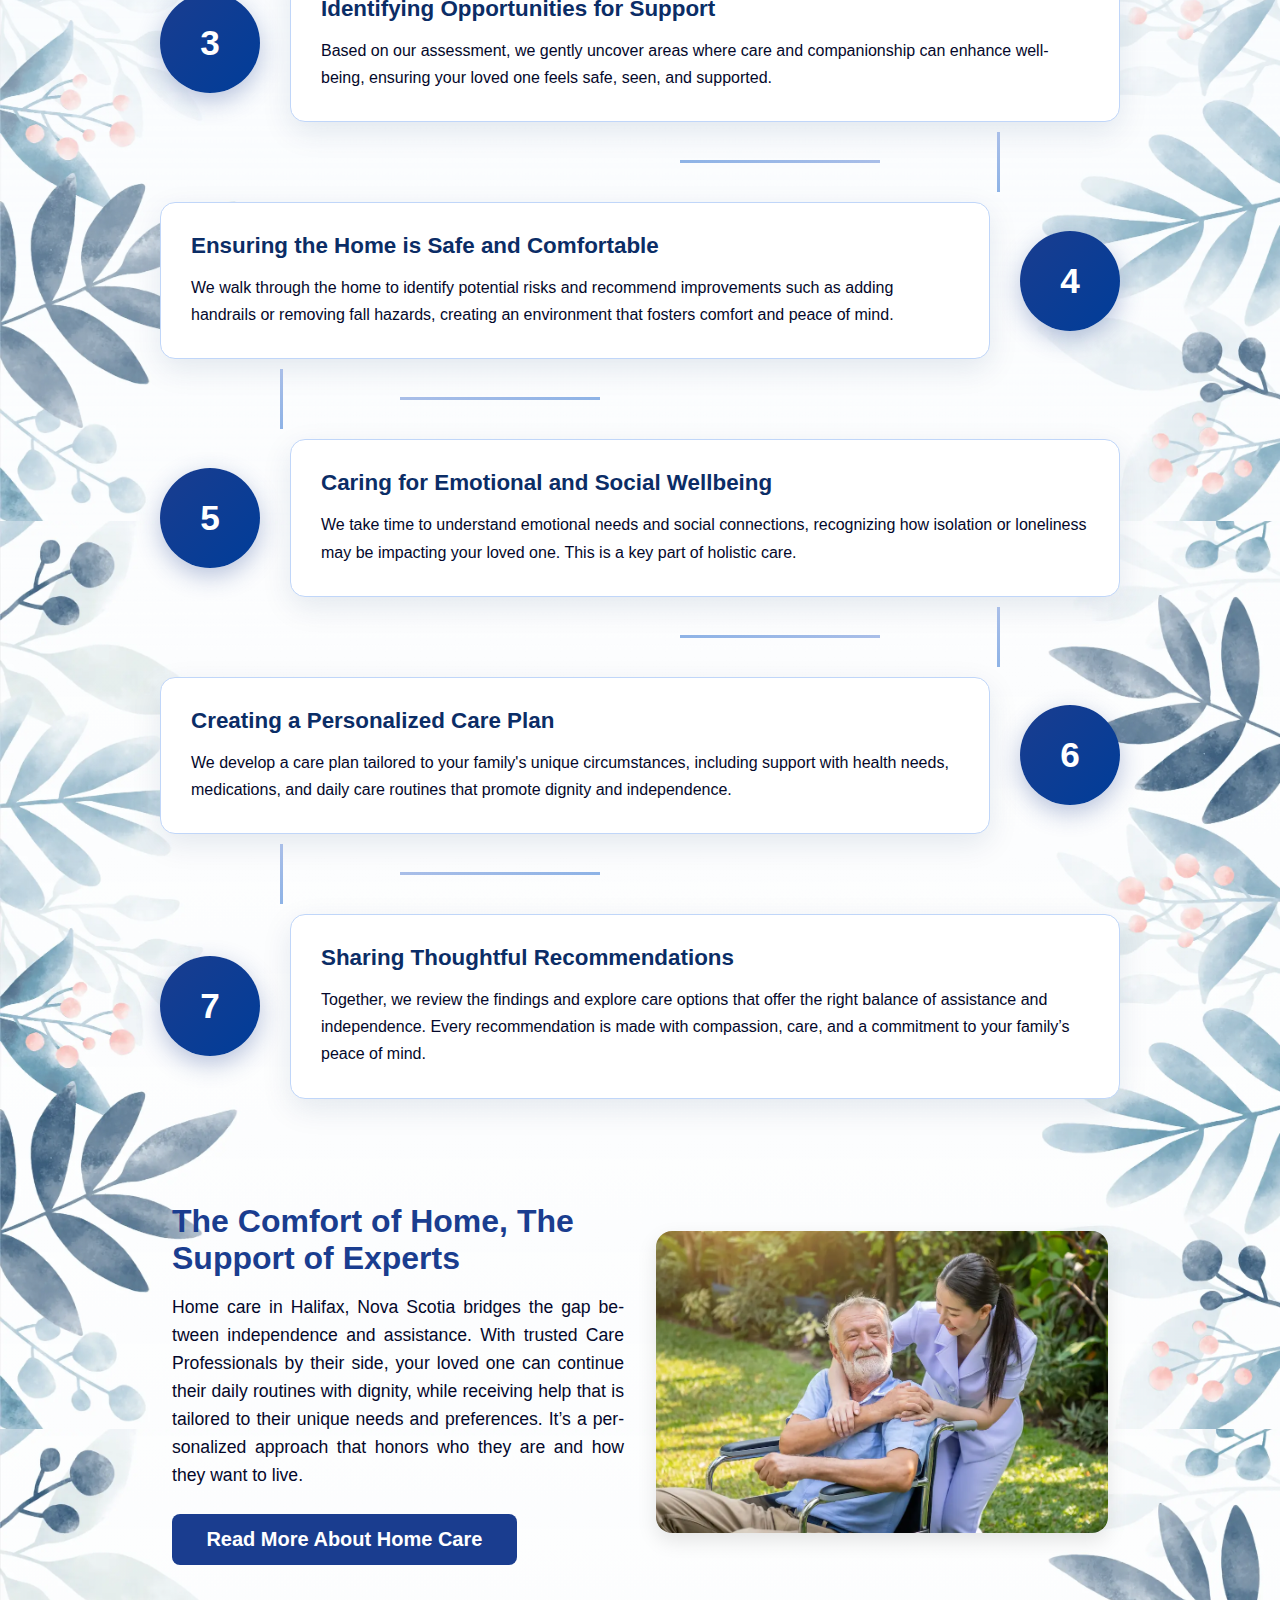
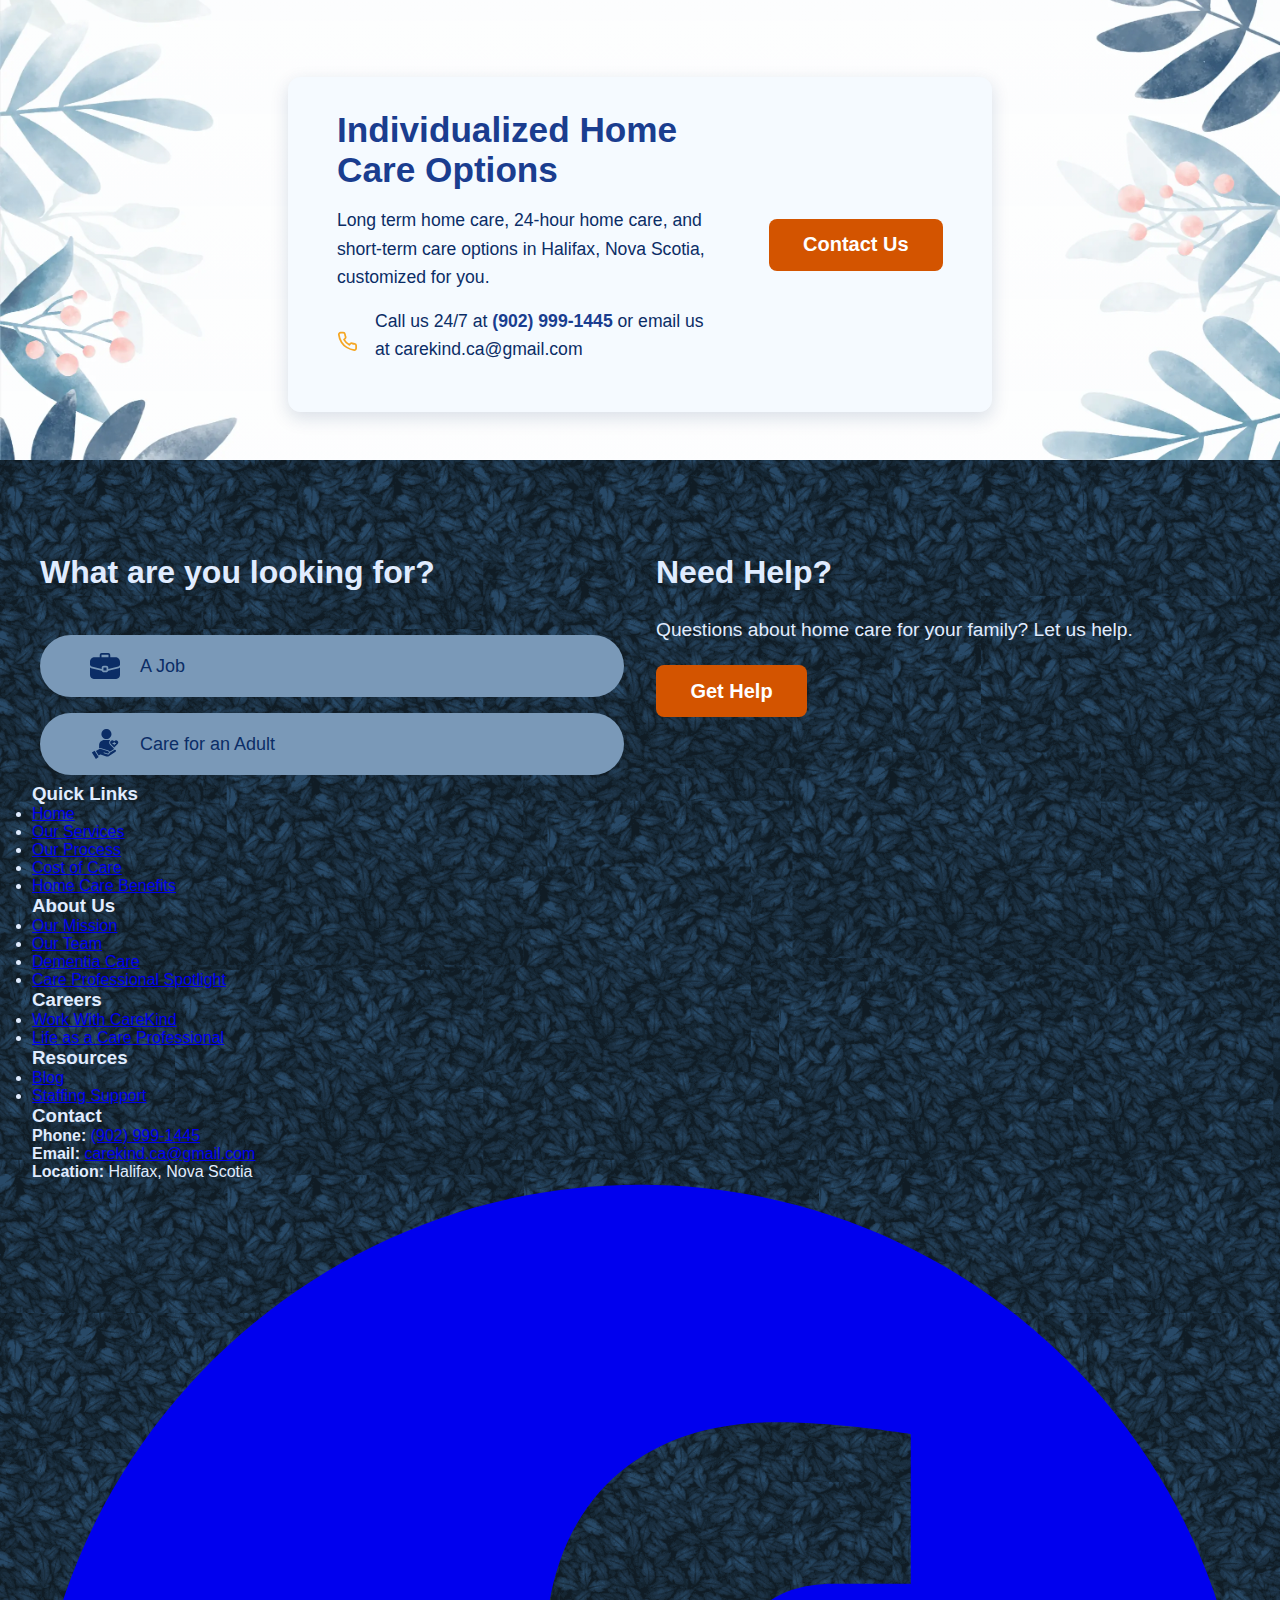
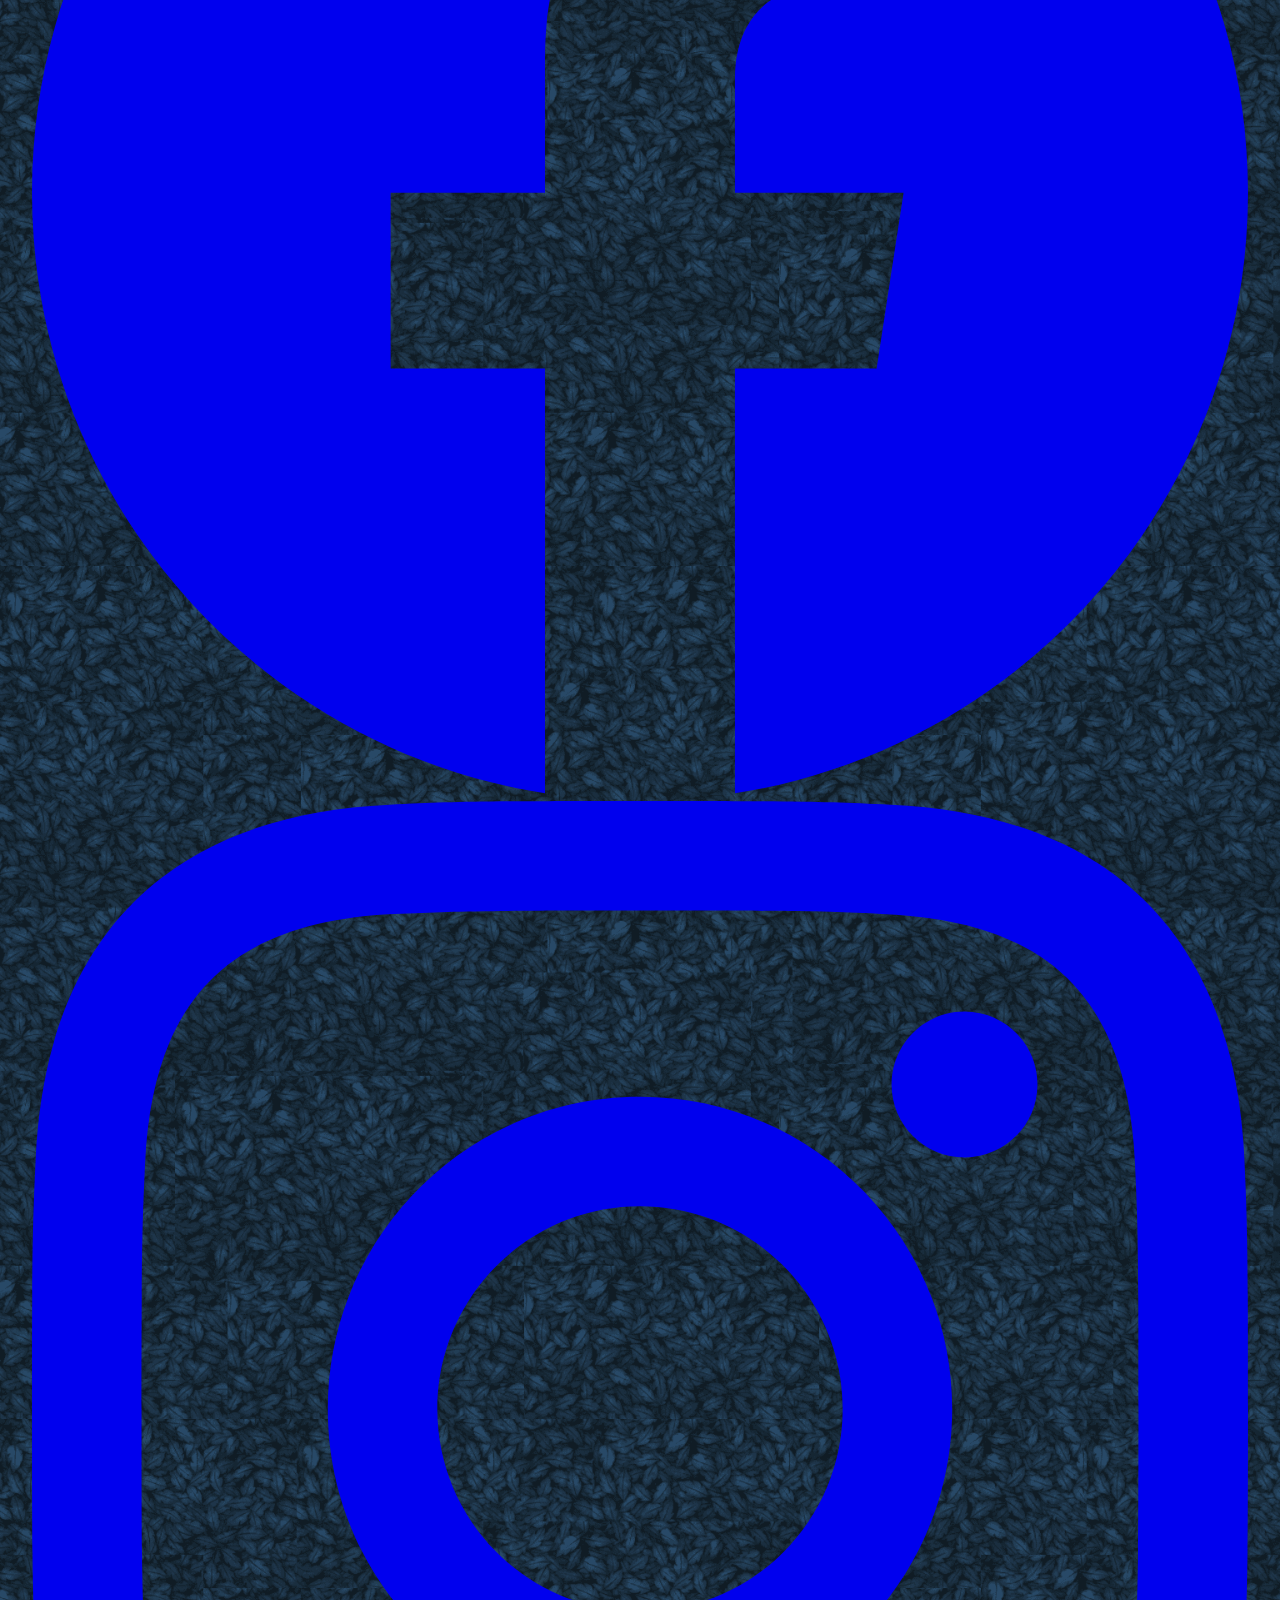
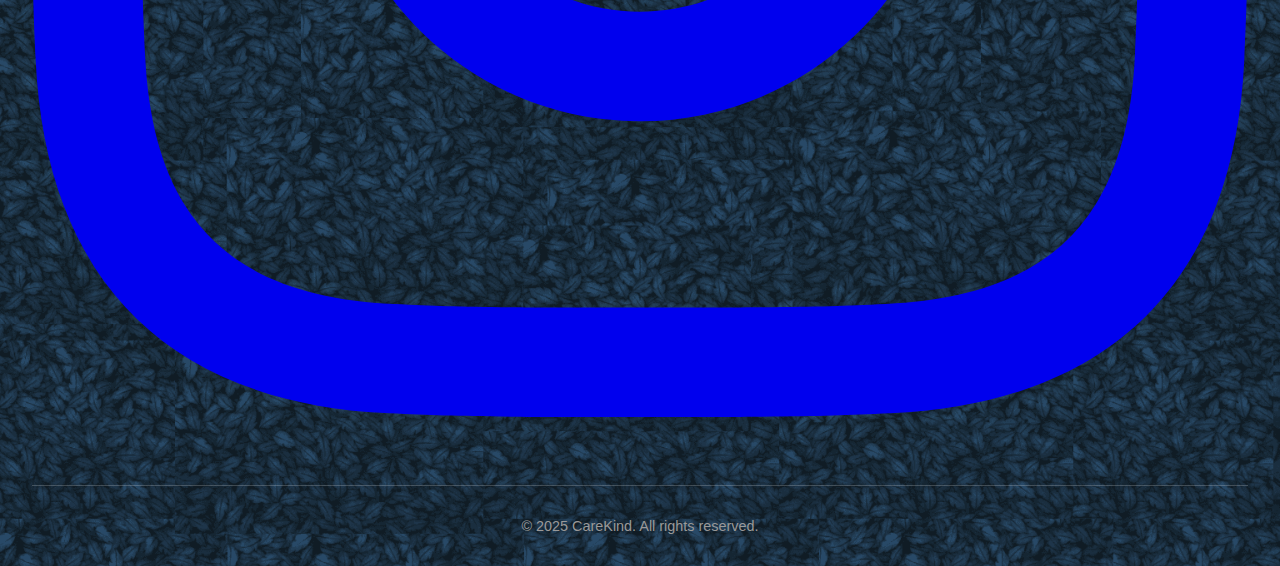
<file: process.html>
<!DOCTYPE html>
<html lang="en">

<head>
  <meta charset="UTF-8" />
  <meta name="viewport" content="width=device-width, initial-scale=1.0" />
  <title>CareKind - Our Process</title>
  <link rel="stylesheet" href="styles.css" />
  <link rel="icon" href="images/favicon.ico" type="image/x-icon" />

  <meta name="description"
    content="Learn how CareKind guides families through each step of the caregiving journey. Our compassionate, thoughtful process ensures your loved one receives the right support, at the right time." />
  <meta name="keywords"
    content="CareKind process, how home care works, senior care steps, Halifax caregiving, personalized care planning, home care guidance" />
  <meta name="author" content="CareKind Home Care" />

  <meta property="og:title" content="CareKind - How We Support Your Care Journey" />
  <meta property="og:description"
    content="Explore CareKind's step-by-step process for delivering thoughtful and personalized home care services to families in Halifax." />
  <meta property="og:type" content="website" />
  <meta property="og:url" content="https://carekind.ca/process" />
  <meta property="og:image" content="https://carekind.ca/images/logo.png" />
  <meta property="og:site_name" content="CareKind Home Care" />
  <meta property="og:locale" content="en_CA" />

  <meta name="twitter:card" content="summary_large_image" />
  <meta name="twitter:title" content="CareKind - How We Support Your Care Journey" />
  <meta name="twitter:description"
    content="Our process focuses on compassion, comfort, and clarity to guide families through home care decisions for their loved ones in Halifax." />
  <meta name="twitter:image" content="https://carekind.ca/images/logo.png" />

  <script type="application/ld+json">
    {
      "@context": "https://schema.org",
      "@type": "LocalBusiness",
      "name": "CareKind Home Care",
      "image": "https://carekind.ca/images/logo.png",
      "url": "https://carekind.ca",
      "telephone": "+1-902-999-1445",
      "address": {
        "@type": "PostalAddress",
        "addressLocality": "Halifax",
        "addressRegion": "NS",
        "addressCountry": "CA"
      },
      "description": "CareKind offers a thoughtful and easy-to-follow process to help families in Halifax find the right home care support. Our care plans are built with compassion, clarity, and your family’s needs at the center."
    }
  </script>
</head>

<body>
  <header class="navv" aria-label="Main site header">
    <div class="navbar">
      <div class="container">
        <div class="brand">
          <img src="images/logo.svg" alt="CareKind Logo" class="logo" />
          <a href="index.html" class="brandtext">CareKind</a>
        </div>
        <nav aria-label="Main navigation">
          <div class="dropdown">
            <button class="dropbtn">
              Home Care Services<span class="arrow">&#9660;</span>
            </button>
            <div class="dropdown-content">
              <a href="services.html">Types of Home Care</a>
              <a href="cognitive.html">Alzheimers and Dementia Care</a>
              <a href="process.html">Our Process</a>
            </div>
          </div>

          <div class="dropdown">
            <button class="dropbtn">
              Careers <span class="arrow">&#9660;</span>
            </button>
            <div class="dropdown-content">
              <a href="career.html">Work With Carekind</a>
              <a href="experience.html">Life as a Care Professional</a>
              <a href="spotlight.html">Care Professional Spotlight</a>
            </div>
          </div>

          <div class="dropdown">
            <button class="dropbtn">
              Cost and Benefits <span class="arrow">&#9660;</span>
            </button>
            <div class="dropdown-content">
              <a href="cost.html">Cost of Care</a>
              <a href="benefits.html">Home Care Benefits</a>
            </div>
          </div>

          <div class="dropdown">
            <button class="dropbtn">
              About <span class="arrow">&#9660;</span>
            </button>
            <div class="dropdown-content">
              <a href="team.html">Our Team</a>
              <a href="mission.html">Our Mission</a>
            </div>
          </div>

          <a href="tel:9029991445" class="call-button nav-call">
            <svg viewBox="0 0 100 100" class="option-icon">
              <path
                d="M92.134 66.144c3.468.867 5.662 4.054 5.301 7.691l-1.088 11.433c-.582 9.684-7.217 13.406-15.623 11.914C39.212 92.105 7.886 60.824 2.796 19.254.416 2.16 14.201 3.904 26.143 2.544c3.66-.385 6.817 1.826 7.684 5.293l2.995 11.908c.845 3.881 3.092 8.549.107 12.343l-5.046 8.587c-1.024 1.456-1.21 3.133-.553 4.512 4.988 10.444 12.993 18.54 23.248 23.564 1.356.68 3.062.507 4.385-.44l9.047-5.353c3.689-2.88 8.42-.628 12.252.197z" />
            </svg>
            Contact Us
          </a>
          <a href="#" class="call-button get-started-btn">Get Started</a>
        </nav>

        <div class="overlay" id="overlay"></div>
        <div class="slide-panel" id="slidePanel">
          <span class="close-slide" id="closeSlide">&times;</span>

          <div class="step active" id="step1">
            <h2 class="question">What are you looking for?</h2>
            <a href="#" class="option-btn" data-next="jobForm">
              <svg viewBox="0 0 512 512" class="option-icon">
                <path
                  d="M277.131 280.54h-42.262a5.149 5.149 0 0 0-5.143 5.143v42.452a5.149 5.149 0 0 0 5.143 5.143h42.262a5.149 5.149 0 0 0 5.143-5.143v-42.452a5.149 5.149 0 0 0-5.143-5.143z">
                </path>
                <path
                  d="M433.013 106.981h-87.165V70.508c0-19.059-15.654-34.564-34.896-34.564H201.048c-19.242 0-34.896 15.505-34.896 34.564v36.474H78.987C35.434 106.981 0 142.415 0 185.969v47.341c2.932 14.277 13.24 26.028 27.505 30.593l172.13 42.067v-20.286c0-19.428 15.806-35.234 35.234-35.234h42.262c19.428 0 35.234 15.806 35.234 35.234v20.286l172.13-42.067c14.265-4.565 24.573-16.316 27.505-30.593v-47.341c0-43.554-35.434-78.988-78.987-78.988zm-117.257.001H196.244V70.508c0-2.55 2.065-4.473 4.804-4.473h109.904c2.739 0 4.804 1.923 4.804 4.473v36.474z">
                </path>
                <path
                  d="M492.981 292.778c-.288.089-.578.169-.87.24L311.166 337.24c-4.024 15.028-17.755 26.129-34.035 26.129h-42.262c-16.28 0-30.011-11.101-34.035-26.129L19.889 293.018a16.47 16.47 0 0 1-.87-.24A71.33 71.33 0 0 1 0 283.643v127.893c0 35.576 28.943 64.52 64.52 64.52h382.96c35.576 0 64.52-28.943 64.52-64.52V283.643a71.33 71.33 0 0 1-19.019 9.135z">
                </path>
              </svg>A job</a>
            <a href="#" class="option-btn" data-next="careForm">
              <svg viewBox="0 0 512 512" class="option-icon">
                <path
                  d="m138.824 465.678 9.04 14.173-47.502 30.294-68.574-107.516 47.481-30.294 59.407 93.109c.011.021.021.053.032.075.042.052.073.106.116.159zm275.929-108.9-77.402 49.61c-2.012 9.488-7.613 17.868-15.429 22.851-5.111 3.258-10.946 4.909-17.059 4.909-3.812 0-7.741-.639-11.67-1.938l-55.754-18.432c-3.961-1.31-6.112-5.59-4.802-9.562a7.559 7.559 0 0 1 9.551-4.802l55.754 18.432c5.995 1.981 11.319 1.523 15.855-1.363 4.877-3.109 8.37-8.977 9.104-15.291.032-.298.085-.575.16-.852.256-8.348-5.132-16.164-13.119-18.805L187.561 341.05c-11.915-3.94-23.362-2.641-34.043 3.876l-53.156 32.339 47.214 74.005 26.248-15.962a7.575 7.575 0 0 1 6.304-.713l100.765 33.308c13.534 4.494 27.036 2.79 39.037-4.909l115.47-74.005c8.87-5.686 11.468-17.559 5.793-26.461-5.697-8.859-17.56-11.447-26.44-5.75zm68.159-125.852c0 10.148-3.929 19.657-11.064 26.78l-58.917 58.949-58.917-58.949c-14.758-14.758-14.758-38.792 0-53.582 7.113-7.113 16.633-11.032 26.78-11.032 10.158 0 19.678 3.919 26.791 11.042a7.564 7.564 0 0 0 10.691 0c14.78-14.758 38.824-14.758 53.582 0 7.125 7.125 11.054 16.644 11.054 26.792zm-38.898 16.515c0-4.185-3.386-7.571-7.56-7.571h-15.962v-15.951c0-4.174-3.386-7.56-7.56-7.56s-7.56 3.386-7.56 7.56v15.951h-15.919a7.566 7.566 0 0 0-7.571 7.571c0 4.174 3.386 7.56 7.571 7.56h15.919v15.919c0 4.174 3.386 7.56 7.56 7.56s7.56-3.386 7.56-7.56v-15.919h15.962a7.56 7.56 0 0 0 7.56-7.56zM192.31 326.697l122.381 40.474a34.23 34.23 0 0 1 21.808 21.797l68.873-44.148v-14.333l-62.058-62.09c-20.647-20.647-20.647-54.274 0-74.953v-.011a63.278 63.278 0 0 1 1.938-1.842c-9.583-3.375-19.731-5.143-29.932-5.143h-69.81c-49.653 0-90.052 40.389-90.052 90.042v50.718c11.765-4.441 24.319-4.664 36.852-.511zm88.104-155.38c47.481 0 86.102-38.621 86.102-86.102 0-47.459-38.621-86.07-86.102-86.07-47.459 0-86.07 38.611-86.07 86.07 0 47.481 38.611 86.102 86.07 86.102z">
                </path>
              </svg>Care for an adult</a>
          </div>

          <div class="step" id="jobForm">
            <a href="#" class="back-arrow" data-back="step1" aria-label="Back">
              <img src="images/back-arrow.svg" alt="Back" class="back-icon" />
            </a>
            <h2 class="question2">Apply to be a caregiver</h2>
            <form id="jobFormFields">
              <div class="form-group">
                <input type="text" name="First Name" placeholder=" " required />
                <label>First Name</label>
              </div>
              <div class="form-group">
                <input type="text" name="Last Name" placeholder=" " required />
                <label>Last Name</label>
              </div>
              <div class="form-group">
                <input type="tel" name="Phone Number" placeholder=" " required />
                <label>Phone Number</label>
              </div>
              <div class="form-group">
                <input type="email" name="Email" placeholder=" " required />
                <label>Email</label>
              </div>
              <div class="form-group">
                <select name="Applied For" required>
                  <option value="" disabled selected hidden></option>
                  <option value="Caregiver">Caregiver</option>
                  <option value="Person Support Worker">Person Support Worker</option>
                  <option value="Continuing Care Assistance (CCA) - Home Care">Continuing Care Assistance (CCA) - Home
                    Care</option>
                </select>
                <label>What job do you want to apply for?</label>
              </div>
              <div class="form-group">
                <select name="Work Experience" required>
                  <option value="" disabled selected hidden></option>
                  <option value="No experience">No experience</option>
                  <option value="1-6 months">1-6 months</option>
                  <option value="6-12 months">6-12 months</option>
                  <option value="1-2 years">1-2 years</option>
                  <option value="2-3 years">2-3 years</option>
                  <option value="3-4 years">3-4 years</option>
                  <option value="4-5 years">4-5 years</option>
                  <option value="5-10 years">5-10 years</option>
                  <option value="10+ years">10+ years</option>
                </select>
                <label>How much work experience do you have?</label>
              </div>
              <label class="affirmation-checkbox">
                <input type="checkbox" name="identityDocs" required />
                <span>
                  I have documents that establish my identity and eligibility to work in Canada.
                </span>
              </label>
              <label class="affirmation-checkbox">
                <input type="checkbox" name="englishAffirmation" required />
                <span>
                  I can conduct business in written and spoken English.
                </span>
              </label>
              <button type="submit">Submit</button>
              <p class="submit-note">
                By clicking "Submit," you agree to our <a href="#">Privacy Policy</a>.
              </p>
            </form>
          </div>

          <div class="step" id="careForm">
            <a href="#" class="back-arrow" data-back="step1" aria-label="Back">
              <img src="images/back-arrow.svg" alt="Back" class="back-icon" />
            </a>
            <h2 class="question">Who needs care?</h2>
            <a href="#" class="option-btn" data-next="careNeeds" name="A loved One">
              <svg viewBox="0 0 512 512" class="option-icon">
                <path
                  d="M469.113 82.57C469.113 36.97 431.008 0 384 0s-85.113 36.969-85.113 82.57c0 45.602 38.105 82.57 85.113 82.57s85.113-36.968 85.113-82.57zM384 179.543c-9.074 0-17.926.953-26.465 2.746a92.635 92.635 0 0 1 6.996 6.813c16.117 17.484 24.996 40.55 24.996 64.957 0 29.539-14.394 51.144-26.933 66.664-.809 1.004-84.535 82.293-84.535 82.293-6.149 5.96-14.098 8.953-22.059 8.984-.04 0-.082.004-.121.004a31.78 31.78 0 0 1-22.234-9.04s-86.594-84.405-87.243-85.167c-15.437-17.348-23.93-39.934-23.93-63.738 0-24.407 8.88-47.473 24.997-64.957a92.635 92.635 0 0 1 6.996-6.813A128.676 128.676 0 0 0 128 179.543c-70.691 0-128 57.309-128 128v104.129c0 5.52 4.477 10 10 10h492c5.523 0 10-4.48 10-10V307.543c0-70.691-57.309-128-128-128zM213.113 82.57C213.113 36.97 175.008 0 128 0S42.887 36.969 42.887 82.57c0 45.602 38.105 82.57 85.113 82.57s85.113-36.968 85.113-82.57zm0 0">
                </path>
                <path
                  d="M154.34 254.059c0 16.82 6.265 32.035 16.375 43.113l-.008.008 78.207 76.175a10.007 10.007 0 0 0 13.941.016l74.95-72.676c10.812-13.383 19.855-27.96 19.855-46.636 0-26.508-14.082-61.317-56.531-61.317-15.566 0-29.664 6.832-39.89 17.875a60.671 60.671 0 0 0-5.239 6.524 60.72 60.72 0 0 0-5.367-6.653c-10.211-10.968-24.258-17.746-39.766-17.746-37.101 0-56.527 34.809-56.527 61.317zm0 0">
                </path>
              </svg>A parent or loved one</a>
            <a href="#" class="option-btn" data-next="careNeeds" name="Self">
              <svg viewBox="0 0 512 512" class="option-icon">
                <path
                  d="M210.352 246.633c33.882 0 63.222-12.153 87.195-36.13 23.973-23.972 36.125-53.304 36.125-87.19 0-33.876-12.152-63.211-36.129-87.192C273.566 12.152 244.23 0 210.352 0c-33.887 0-63.22 12.152-87.192 36.125s-36.129 53.309-36.129 87.188c0 33.886 12.156 63.222 36.133 87.195 23.977 23.969 53.313 36.125 87.188 36.125zM426.129 393.703c-.692-9.976-2.09-20.86-4.149-32.351-2.078-11.579-4.753-22.524-7.957-32.528-3.308-10.34-7.808-20.55-13.37-30.336-5.774-10.156-12.555-19-20.165-26.277-7.957-7.613-17.699-13.734-28.965-18.2-11.226-4.44-23.668-6.69-36.976-6.69-5.227 0-10.281 2.144-20.043 8.5a2711.03 2711.03 0 0 1-20.879 13.46c-6.707 4.274-15.793 8.278-27.016 11.903-10.949 3.543-22.066 5.34-33.039 5.34-10.972 0-22.086-1.797-33.047-5.34-11.21-3.622-20.296-7.625-26.996-11.899-7.77-4.965-14.8-9.496-20.898-13.469-9.75-6.355-14.809-8.5-20.035-8.5-13.313 0-25.75 2.254-36.973 6.7-11.258 4.457-21.004 10.578-28.969 18.199-7.605 7.281-14.39 16.12-20.156 26.273-5.558 9.785-10.058 19.992-13.371 30.34-3.2 10.004-5.875 20.945-7.953 32.524-2.059 11.476-3.457 22.363-4.149 32.363A438.821 438.821 0 0 0 0 423.949c0 26.727 8.496 48.363 25.25 64.32 16.547 15.747 38.441 23.735 65.066 23.735h246.532c26.625 0 48.511-7.984 65.062-23.734 16.758-15.946 25.254-37.586 25.254-64.325-.004-10.316-.351-20.492-1.035-30.242zm0 0">
                </path>
              </svg>Me</a>
          </div>
          <div class="step" id="careNeeds">
            <a href="#" class="back-arrow" data-back="careForm" aria-label="Back">
              <img src="images/back-arrow.svg" alt="Back" class="back-icon" />
            </a>
            <h2 class="question">What kinds of assistance are needed?</h2>
            <label class="mcq-btn">
              <svg viewBox="0 0 512 512" class="option-icon">
                <path
                  d="M437.852 43.198C429.36 34.688 418.066 30 406.05 30h-19.945v20c0 22.056-17.924 40-39.956 40h-179.8c-22.032 0-39.956-17.944-39.956-40V30h-20.011c-24.758 0-44.922 20.164-44.95 44.95l-.432 392c-.014 12.029 4.656 23.341 13.147 31.852C82.64 507.313 93.934 512 105.95 512h299.667c24.758 0 44.923-20.164 44.95-44.95l.433-392c.014-12.029-4.656-23.341-13.148-31.852zM261.094 180h106.453c8.275 0 14.983 6.716 14.983 15s-6.708 15-14.983 15H261.094c-8.275 0-14.983-6.716-14.983-15s6.708-15 14.983-15zm0 100h106.453c8.275 0 14.983 6.716 14.983 15s-6.708 15-14.983 15H261.094c-8.275 0-14.983-6.716-14.983-15s6.708-15 14.983-15zm0 100h106.881c8.275 0 14.983 6.716 14.983 15s-6.708 15-14.983 15H261.094c-8.275 0-14.983-6.716-14.983-15s6.708-15 14.983-15zM133.431 180.592c5.852-5.858 15.338-5.858 21.19 0l8.147 8.157 34.554-34.592c5.852-5.857 15.338-5.859 21.189 0 5.851 5.857 5.851 15.355 0 21.213l-45.149 45.198a14.972 14.972 0 0 1-21.19 0l-18.742-18.764c-5.851-5.857-5.851-15.355.001-21.212zm0 107.637c5.852-5.858 15.338-5.858 21.19 0l8.147 8.156 34.554-34.592c5.851-5.857 15.338-5.857 21.189 0s5.851 15.355 0 21.213l-45.149 45.199a14.974 14.974 0 0 1-21.19 0l-18.742-18.764c-5.851-5.857-5.851-15.354.001-21.212zm0 100c5.852-5.858 15.338-5.858 21.19 0l8.147 8.156 34.554-34.592c5.851-5.857 15.338-5.857 21.189 0s5.851 15.355 0 21.213l-45.149 45.199a14.974 14.974 0 0 1-21.19 0l-18.742-18.764c-5.851-5.857-5.851-15.354.001-21.212z">
                </path>
                <path
                  d="M156.361 50c0 5.523 4.472 10 9.989 10h179.8c5.517 0 9.989-4.477 9.989-10V10c0-5.523-4.472-10-9.989-10h-179.8c-5.517 0-9.989 4.477-9.989 10z">
                </path>
              </svg>
              <input type="checkbox" name="Everyday Tasks" />
              <span>Everyday tasks</span>
            </label>
            <label class="mcq-btn">
              <svg viewBox="0 0 512 512" class="option-icon">
                <circle cx="133.667" cy="44.795" r="44.793" transform="rotate(-45 133.669 44.823)"></circle>
                <path
                  d="m247.973 200.177 11.45 34.505 6.367 1.603a20.5 20.5 0 0 0 5.003.623c.045 0 .09-.005.135-.006v-14.996a44.914 44.914 0 0 1 7.236-24.482c-.776-.3-1.57-.571-2.398-.78l-36.65-9.224a27.377 27.377 0 0 1 8.857 12.757zM489.114 464.248h-17.351c8.434-5.468 12.666-16.003 9.698-26.144l-29.362-100.318a23.346 23.346 0 0 0-22.406-16.789h-38.839V293.18l54.176-24.922c9.762-4.49 14.035-16.044 9.544-25.806-4.49-9.761-16.044-14.035-25.806-9.544l-37.914 17.441v-28.443c0-18.33-14.859-33.19-33.19-33.19h-41.546c-18.33 0-33.19 14.859-33.19 33.19v20.396l22.977-16.87-37.44 41.61c-6.369 7.079-6.679 17.728-.731 25.164l53.963 67.478a19.766 19.766 0 0 0 1.595 1.761v24.019a31.159 31.159 0 0 1 14.919 0v-18.529a19.355 19.355 0 0 0 10.831-4.208c8.392-6.711 9.754-18.954 3.043-27.345l-43.653-54.585 26.398-29.339-14.749 25.293 25.676 32.106c52.929 7.393 92.966 52.874 92.966 106.925 0 10.043-1.383 19.768-3.961 29l1.884 6.438a23.243 23.243 0 0 0 9.721 13.028h-19.153a108.447 108.447 0 0 1-17.291 24.864h79.188c6.866 0 12.432-5.566 12.432-12.432s-5.562-12.432-12.429-12.432zM343.628 176.717c.102.008.201.022.303.029 23.864 1.693 44.476-16.298 46.161-40.043 1.69-23.805-16.238-44.472-40.043-46.161-23.805-1.69-44.472 16.238-46.161 40.043-1.682 23.703 16.088 44.288 39.74 46.132zM273.315 324.395l-3.741-11.274-14.477-18.103c-6.961-8.704-7.156-20.632-1.299-29.441l-4.46-13.443a34.835 34.835 0 0 1-4.981 22.083 34.843 34.843 0 0 1-10.327 10.734l18.678 56.291a108.786 108.786 0 0 1 20.607-16.847zM209.832 211.885l23.054 14.183a34.837 34.837 0 0 1 11.778 11.981l-10.992-33.126c-2.163-6.517-9.2-10.046-15.715-7.884-6.229 2.066-9.715 8.583-8.125 14.846z" />
                <path
                  d="M359.425 325.947c.385.806 12.615 12.342 7.254 30.44a69.971 69.971 0 0 1 20.093 18.439l-33.512 19.348a31.222 31.222 0 0 1 7.475 12.911l33.512-19.348c3.806 8.583 5.938 18.068 5.938 28.046s-2.132 19.463-5.938 28.046l-33.512-19.348a31.222 31.222 0 0 1-7.475 12.911l33.512 19.348c-11.258 15.357-28.661 25.935-48.561 28.071v-38.709a31.15 31.15 0 0 1-14.919 0v38.709c-19.9-2.136-37.302-12.714-48.56-28.071l33.512-19.348a31.222 31.222 0 0 1-7.475-12.911l-33.512 19.348c-3.806-8.583-5.938-18.068-5.938-28.046s2.132-19.462 5.938-28.046l33.512 19.348a31.222 31.222 0 0 1 7.475-12.911l-33.512-19.348a69.867 69.867 0 0 1 26.646-21.937l-15.856-19.827c-29.216 16.039-49.067 47.104-49.067 82.72 0 51.996 42.302 94.298 94.297 94.298 51.996 0 94.298-42.302 94.298-94.298-.001-42.001-27.606-77.672-65.625-89.835z" />
                <circle cx="330.752" cy="415.783" r="21.279" />
                <path
                  d="m225.255 238.47-64.572-39.726-18.377-52.76 25.023 39.751 27.714 17.05c2.058-9.085 8.681-16.902 18.168-20.05 1.198-.398 2.404-.7 3.611-.927l-11.291-2.842-27.417-31.582.554-8.289c1.115-16.674-11.499-31.095-28.173-32.21l-53.841-3.6c-16.674-1.115-31.095 11.499-32.21 28.173L54.378 286.383s2.921 58.824 4.333 87.216L10.929 475.346c-5.698 12.289-.355 26.869 11.933 32.567 12.285 5.697 26.868.356 32.567-11.933l50.329-107.239a24.52 24.52 0 0 0 2.245-11.538l-4.363-87.526 11.056.739 27.138 80.702 10.299 116.678c1.115 12.769 11.823 22.395 24.405 22.394 14.489 0 25.705-12.396 24.46-26.66l-10.552-119.59a24.501 24.501 0 0 0-1.187-5.685l-21.622-64.299 2.31-24.422-49.653-30.547c-5.537-3.407-8.882-9.141-9.571-15.135l-7.019-64.423 20.771 59.633a20.442 20.442 0 0 0 8.591 10.685l70.771 43.539c9.575 5.889 22.178 2.956 28.117-6.698 5.915-9.615 2.916-22.203-6.699-28.118z" />
              </svg>
              <input type="checkbox" name="Mobility" />
              <span>Mobility</span>
            </label>
            <label class="mcq-btn">
              <svg viewBox="0 0 64 64" class="option-icon">
                <path
                  d="M57.91 35.43c5.072-6.015.254-12.395-6.72-18.73a8.312 8.312 0 0 1-6.07 5.8.998.998 0 0 1-.29-1.95 6.74 6.74 0 0 0 4.68-5.29 27.016 27.016 0 0 0-9.22-5.18c-2.928 2.569-6.137 6.52-3.37 11.96a.998.998 0 0 1-1.75.96c-3.048-5.918-.281-10.237 2.83-13.53a27.876 27.876 0 0 0-18.78 3.03 9.165 9.165 0 0 1 6.21 2.9 1 1 0 1 1-1.4 1.43c-3.995-4.243-9.959-2.177-12.38 2.55-3.223 5.77-.625 8.933 3.58 9.69a1 1 0 0 1-.27 1.98c-.18-.02-4.39-.64-6.08-3.95a5.756 5.756 0 0 1-.37-.89c-3.53 4.46-3.3 7.94.58 12.01a4.341 4.341 0 0 0 4.29 1.33c3.144-.795 7.396-2.555 8.27-4.82.804-1.997-.93-2.193.38-3.32 1.709-.767 2.244 2.153 1.5 4.02-.683 1.935-3.347 3.804-5.69 4.71a7.365 7.365 0 0 0 3.2 4.06c3.17 1.96 7.4 1.56 9.19 1.08a1.529 1.529 0 0 1 1.4.31 9.717 9.717 0 0 0 4.14 2.1 2.599 2.599 0 0 1 1.63 1.01l4.17 5.98a1.01 1.01 0 0 0 .82.43h3.49a1.003 1.003 0 0 0 1-1v-4.07c8.374-1.982 13.838-5.919 10.85-13.43a1.067 1.067 0 0 1 .18-1.18zm-9.7-6.81 4.07-.93a1 1 0 0 1 .45 1.95l-4.07.93a.859.859 0 0 1-.22.02 1 1 0 0 1-.23-1.97zm-7.75 5.22c1.055-1.942 2.091-6.127-1.06-7.45a1 1 0 0 1-.46-1.34c1.243-1.88 4.2 1.747 4.35 3 .71 2.46-.33 5.22-1.01 6.63a11.902 11.902 0 0 1 4.66 6.43 1.003 1.003 0 1 1-1.89.67c-2.609-7.844-8.953-7.105-12.92-4.72a1.003 1.003 0 0 1-1.08-1.69c.2-.12 4.83-3.02 9.41-1.53zm-17.9-7.96c-1.005-.103-4.125-.098-3.66-1.85a1 1 0 0 1 1.27-.61 5.118 5.118 0 0 0 7.09-3.3 1.003 1.003 0 0 1 1.92.58 8.697 8.697 0 0 1-1.66 2.9 4.498 4.498 0 0 0 1.51 2.47 3.78 3.78 0 0 0 2.98.56 1 1 0 0 1 1.15.83 1.013 1.013 0 0 1-.83 1.15 5.637 5.637 0 0 1-6.46-3.63 6.204 6.204 0 0 1-3.31.9z" />
              </svg>
              <input type="checkbox" name="Memory Care" />
              <span>Memory care</span>
            </label>
            <label class="mcq-btn">
              <svg viewBox="0 0 95 95" class="option-icon">
                <path
                  d="M95.6 46.3 74 8.5c-.6-1.3-2-2-3.5-2l-44.1-.3c-1.4 0-2.6.8-3.5 2L.6 45.6c-.8 1.3-.8 2.8 0 4l21.6 37.8c.6 1.3 2 2 3.5 2l44.1.4c1.4 0 2.6-.8 3.5-2l22.4-37.4c.4-1.1.4-2.5-.1-4.1zm-26.2 5.9H52.2v17c0 2.2-1.8 4-4 4s-4-1.8-4-4v-17H26.8c-2.2 0-4-1.8-4-4s1.8-4 4-4H44v-17c0-2.2 1.8-4 4-4s4 1.8 4 4v17h17.1c2.2 0 4 1.8 4 4s-1.5 4-3.7 4z" />
              </svg>
              <input type="checkbox" name="Other" />
              <span>Other</span>
            </label>
            <a href="#" class="option-btn" id="next" data-next="careRequest">Next</a>
          </div>

          <div class="step" id="careRequest">
            <a href="#" class="back-arrow" data-back="careNeeds" aria-label="Back">
              <img src="images/back-arrow.svg" alt="Back" class="back-icon" />
            </a>
            <h2 class="question2">Find care for a loved one</h2>
            <form id="careRequestForm">
              <div class="form-group">
                <input type="text" name="First Name" placeholder=" " required />
                <label>First Name</label>
              </div>
              <div class="form-group">
                <input type="text" name="Last Name" placeholder=" " required />
                <label>Last Name</label>
              </div>
              <div class="form-group">
                <input type="tel" name="Phone Number" placeholder=" " required />
                <label>Phone Number</label>
              </div>
              <div class="form-group">
                <input type="email" name="Email" placeholder=" " required />
                <label>Email</label>
              </div>
              <div class="form-group">
                <input type="text" name="Postal Code" placeholder=" " required />
                <label>Postal Code</label>
              </div>

              <button type="submit">Request a care consultation</button>
              <p class="submit-note">
                By clicking "Request a Care Consultation," you agree to our
                <a href="#" target="_blank" rel="noopener noreferrer">Privacy Policy</a>.
              </p>
            </form>
          </div>
        </div>



        <div class="hamburger" aria-expanded="false" role="button" tabindex="0">
          <div class="hamburger-icon"></div>
          <div class="hamburger-icon"></div>
          <div class="hamburger-icon"></div>
        </div>

        <span class="close-icon" aria-label="Close menu">&times;</span>
      </div>
    </div>

    <a href="tel:9029991445" class="call-button contact-bar" aria-label="Call us at 902-999-1445">
      <svg viewBox="0 0 100 100" class="option-icon">
        <path
          d="M92.134 66.144c3.468.867 5.662 4.054 5.301 7.691l-1.088 11.433c-.582 9.684-7.217 13.406-15.623 11.914C39.212 92.105 7.886 60.824 2.796 19.254.416 2.16 14.201 3.904 26.143 2.544c3.66-.385 6.817 1.826 7.684 5.293l2.995 11.908c.845 3.881 3.092 8.549.107 12.343l-5.046 8.587c-1.024 1.456-1.21 3.133-.553 4.512 4.988 10.444 12.993 18.54 23.248 23.564 1.356.68 3.062.507 4.385-.44l9.047-5.353c3.689-2.88 8.42-.628 12.252.197z" />
      </svg>
      Contact Us
    </a>
  </header>
  <div id="page-content">
    <section class="services-hero-page" aria-label="Hero section">
      <div class="hero-text">
        <h1>Crafting the Ideal Care Plan</h1>
        <p>We understand that choosing the right care for a loved one involves thoughtful consideration and sometimes
          difficult decisions. That’s why we offer a free Care Consultation in Halifax, Nova Scotia, with no pressure or
          commitment. It’s our way of supporting families like yours, because we truly care about helping seniors age
          with dignity and confidence. Whether you choose to move forward with our services or not, this consultation
          can give you meaningful insights as you explore your loved one’s needs, preferences, and the options available
          to you.</p>
      </div>
      <div class="hero-image">
        <img class="float-left" src="images/process2.webp" alt="Elderly woman smiling with caregiver" />
      </div>
    </section>
    <div class="container3">
      <div class="herotext2">
        <h1>How Our Care Consultation Works</h1>
        <p>When you connect with our Care Manager, here is what typically happens during your visit with us:</p>
      </div>

      <div class="steps-container">
        <div class="consult-step">
          <div class="step-number">1</div>
          <div class="step-content">
            <h3>Understanding Your Loved One's Needs</h3>
            <p>We begin by learning about your family member's daily routines and the areas where they may benefit from
              gentle support. We also take time to appreciate the things they are still able to do with confidence and
              independence.</p>
          </div>
        </div>

        <div class="consult-step">
          <div class="step-number">2</div>
          <div class="step-content">
            <h3>Evaluating Daily Living Activities</h3>
            <p>We explore essential tasks such as bathing, dressing, meal preparation, and mobility. Our goal is to
              identify which activities are manageable and where a helping hand can make life easier and safer.</p>
          </div>
        </div>

        <div class="consult-step">
          <div class="step-number">3</div>
          <div class="step-content">
            <h3>Identifying Opportunities for Support</h3>
            <p>Based on our assessment, we gently uncover areas where care and companionship can enhance well-being,
              ensuring your loved one feels safe, seen, and supported.</p>
          </div>
        </div>

        <div class="consult-step">
          <div class="step-number">4</div>
          <div class="step-content">
            <h3>Ensuring the Home is Safe and Comfortable</h3>
            <p>We walk through the home to identify potential risks and recommend improvements such as adding handrails
              or removing fall hazards, creating an environment that fosters comfort and peace of mind.</p>
          </div>
        </div>

        <div class="consult-step">
          <div class="step-number">5</div>
          <div class="step-content">
            <h3>Caring for Emotional and Social Wellbeing</h3>
            <p>We take time to understand emotional needs and social connections, recognizing how isolation or
              loneliness may be impacting your loved one. This is a key part of holistic care.</p>
          </div>
        </div>

        <div class="consult-step">
          <div class="step-number">6</div>
          <div class="step-content">
            <h3>Creating a Personalized Care Plan</h3>
            <p>We develop a care plan tailored to your family's unique circumstances, including support with health
              needs, medications, and daily care routines that promote dignity and independence.</p>
          </div>
        </div>

        <div class="consult-step">
          <div class="step-number">7</div>
          <div class="step-content">
            <h3>Sharing Thoughtful Recommendations</h3>
            <p>Together, we review the findings and explore care options that offer the right balance of assistance and
              independence. Every recommendation is made with compassion, care, and a commitment to your family’s peace
              of mind.</p>
          </div>
        </div>
      </div>
    </div>
    </section>

    <section class="info-split-section">
      <div class="info-text">
        <h2>The Comfort of Home, The Support of Experts</h2>
        <p>
          Home care in Halifax, Nova Scotia bridges the gap between independence and assistance. With trusted Care
          Professionals by their side, your loved one can continue their daily routines with dignity, while receiving
          help that is tailored to their unique needs and preferences. It’s a personalized approach that honors who they
          are and how they want to live.
        </p>
        <a href="benefits.html" class="cta-button3">Read More About Home Care</a>
      </div>
      <div class="info-image">
        <img class="float-left" src="images/benefits.webp" alt="Elderly man smiling with caregiver">
      </div>
    </section>


    <section class="home-care-container">
      <div class="home-care-text">
        <h2>Individualized Home Care Options</h2>
        <p>
          Long term home care, 24-hour home care, and short-term care options in Halifax, Nova Scotia, customized for
          you.
        </p>
        <div class="contact-info">
          <p class="phone-number">
            <span class="phone-icon">
              <svg xmlns="http://www.w3.org/2000/svg" width="20" height="20" viewBox="0 0 23 23" fill="none"
                stroke="currentColor" stroke-width="2" stroke-linecap="round" stroke-linejoin="round">
                <path
                  d="M22 16.92v3a2 2 0 0 1-2.18 2 19.79 19.79 0 0 1-8.63-3.07 19.5 19.5 0 0 1-6-6 19.79 19.79 0 0 1-3.07-8.67A2 2 0 0 1 4.11 2h3a2 2 0 0 1 2 1.72 12.84 12.84 0 0 0 .7 2.81 2 2 0 0 1-.45 2.11L8.09 9.91a16 16 0 0 0 6 6l1.27-1.27a2 2 0 0 1 2.11-.45 12.84 12.84 0 0 0 2.81.7A2 2 0 0 1 22 16.92z">
                </path>
              </svg>
            </span>
            <span>Call us 24/7 at <a href="tel:9029991445">(902) 999-1445</a> or email us at carekind.ca@gmail.com</span>
          </p>
        </div>
      </div>
      <div class="contact-btn-container">
        <a href="tel:9029991445" class="cta-button2">Contact Us</a>
      </div>
    </section>

  </div>

  <footer class="leaf-footer" aria-label="Site footer">
    <div class="footer-inner">

      <div class="left-footer">
        <h2 class="question3">What are you looking for?</h2>
        <a href="#" class="option-btn" data-next="jobForm" id="footerApplyJobBtn" aria-label="Apply for a job">
          <svg viewBox="0 0 512 512" class="option-icon">
            <path
              d="M277.131 280.54h-42.262a5.149 5.149 0 0 0-5.143 5.143v42.452a5.149 5.149 0 0 0 5.143 5.143h42.262a5.149 5.149 0 0 0 5.143-5.143v-42.452a5.149 5.149 0 0 0-5.143-5.143z">
            </path>
            <path
              d="M433.013 106.981h-87.165V70.508c0-19.059-15.654-34.564-34.896-34.564H201.048c-19.242 0-34.896 15.505-34.896 34.564v36.474H78.987C35.434 106.981 0 142.415 0 185.969v47.341c2.932 14.277 13.24 26.028 27.505 30.593l172.13 42.067v-20.286c0-19.428 15.806-35.234 35.234-35.234h42.262c19.428 0 35.234 15.806 35.234 35.234v20.286l172.13-42.067c14.265-4.565 24.573-16.316 27.505-30.593v-47.341c0-43.554-35.434-78.988-78.987-78.988zm-117.257.001H196.244V70.508c0-2.55 2.065-4.473 4.804-4.473h109.904c2.739 0 4.804 1.923 4.804 4.473v36.474z">
            </path>
            <path
              d="M492.981 292.778c-.288.089-.578.169-.87.24L311.166 337.24c-4.024 15.028-17.755 26.129-34.035 26.129h-42.262c-16.28 0-30.011-11.101-34.035-26.129L19.889 293.018a16.47 16.47 0 0 1-.87-.24A71.33 71.33 0 0 1 0 283.643v127.893c0 35.576 28.943 64.52 64.52 64.52h382.96c35.576 0 64.52-28.943 64.52-64.52V283.643a71.33 71.33 0 0 1-19.019 9.135z">
            </path>
          </svg>
          A Job
        </a>
        <a href="#" class="option-btn carebutton" data-next="careForm" id="footerCareAdultBtn"
          aria-label="Request care for an adult">
          <svg viewBox="0 0 512 512" class="option-icon">
            <path
              d="m138.824 465.678 9.04 14.173-47.502 30.294-68.574-107.516 47.481-30.294 59.407 93.109c.011.021.021.053.032.075.042.052.073.106.116.159zm275.929-108.9-77.402 49.61c-2.012 9.488-7.613 17.868-15.429 22.851-5.111 3.258-10.946 4.909-17.059 4.909-3.812 0-7.741-.639-11.67-1.938l-55.754-18.432c-3.961-1.31-6.112-5.59-4.802-9.562a7.559 7.559 0 0 1 9.551-4.802l55.754 18.432c5.995 1.981 11.319 1.523 15.855-1.363 4.877-3.109 8.37-8.977 9.104-15.291.032-.298.085-.575.16-.852.256-8.348-5.132-16.164-13.119-18.805L187.561 341.05c-11.915-3.94-23.362-2.641-34.043 3.876l-53.156 32.339 47.214 74.005 26.248-15.962a7.575 7.575 0 0 1 6.304-.713l100.765 33.308c13.534 4.494 27.036 2.79 39.037-4.909l115.47-74.005c8.87-5.686 11.468-17.559 5.793-26.461-5.697-8.859-17.56-11.447-26.44-5.75zm68.159-125.852c0 10.148-3.929 19.657-11.064 26.78l-58.917 58.949-58.917-58.949c-14.758-14.758-14.758-38.792 0-53.582 7.113-7.113 16.633-11.032 26.78-11.032 10.158 0 19.678 3.919 26.791 11.042a7.564 7.564 0 0 0 10.691 0c14.78-14.758 38.824-14.758 53.582 0 7.125 7.125 11.054 16.644 11.054 26.792zm-38.898 16.515c0-4.185-3.386-7.571-7.56-7.571h-15.962v-15.951c0-4.174-3.386-7.56-7.56-7.56s-7.56 3.386-7.56 7.56v15.951h-15.919a7.566 7.566 0 0 0-7.571 7.571c0 4.174 3.386 7.56 7.571 7.56h15.919v15.919c0 4.174 3.386 7.56 7.56 7.56s7.56-3.386 7.56-7.56v-15.919h15.962a7.56 7.56 0 0 0 7.56-7.56zM192.31 326.697l122.381 40.474a34.23 34.23 0 0 1 21.808 21.797l68.873-44.148v-14.333l-62.058-62.09c-20.647-20.647-20.647-54.274 0-74.953v-.011a63.278 63.278 0 0 1 1.938-1.842c-9.583-3.375-19.731-5.143-29.932-5.143h-69.81c-49.653 0-90.052 40.389-90.052 90.042v50.718c11.765-4.441 24.319-4.664 36.852-.511zm88.104-155.38c47.481 0 86.102-38.621 86.102-86.102 0-47.459-38.621-86.07-86.102-86.07-47.459 0-86.07 38.611-86.07 86.07 0 47.481 38.611 86.102 86.07 86.102z">
            </path>
          </svg>
          Care for an Adult
        </a>
      </div>

      <div class="right-footer">
        <h2 class="question3">Need Help?</h2>
        <p>Questions about home care for your family? Let us help.</p>
        <a href="tel:9029991445" class="cta-button2" aria-label="Get Help by phone">Get Help</a>
      </div>
    </div>

    <div class="footer-inner2">
      <div class="footer-column">
        <h3>Quick Links</h3>
        <ul>
          <li><a href="index.html">Home</a></li>
          <li><a href="services.html">Our Services</a></li>
          <li><a href="process.html">Our Process</a></li>
          <li><a href="cost.html">Cost of Care</a></li>
          <li><a href="benefits.html">Home Care Benefits</a></li>
        </ul>
      </div>

      <div class="footer-column">
        <h3>About Us</h3>
        <ul>
          <li><a href="mission.html">Our Mission</a></li>
          <li><a href="team.html">Our Team</a></li>
          <li><a href="dementia.html">Dementia Care</a></li>
          <li><a href="spotlight.html">Care Professional Spotlight</a></li>
        </ul>
      </div>

      <div class="footer-column">
        <h3>Careers</h3>
        <ul>
          <li><a href="career.html">Work With CareKind</a></li>
          <li><a href="spotlight.html">Life as a Care Professional</a></li>
        </ul>
      </div>

      <div class="footer-column">
        <h3>Resources</h3>
        <ul>
          <li><a href="blog.html">Blog</a></li>
          <li><a href="staffing.html">Staffing Support</a></li>
        </ul>
      </div>
      
      <div class="footer-column">
        <h3>Contact</h3>
        <p class="footer-contact">
          <strong>Phone:</strong> <a href="tel:9029991445">(902) 999-1445</a><br>
          <strong>Email:</strong> <a href="mailto:carekind.ca@gmail.com">carekind.ca@gmail.com</a><br>
          <strong>Location:</strong> Halifax, Nova Scotia
        </p>
        <div class="social-links">
          <a href="https://www.facebook.com/people/CareKind-Home-Care-Services/61578882654115/" target="_blank" rel="noopener noreferrer" aria-label="Visit our Facebook page" class="social-icon">
            <svg viewBox="0 0 24 24" fill="currentColor">
              <path d="M24 12.073c0-6.627-5.373-12-12-12s-12 5.373-12 12c0 5.99 4.388 10.954 10.125 11.854v-8.385H7.078v-3.47h3.047V9.43c0-3.007 1.792-4.669 4.533-4.669 1.312 0 2.686.235 2.686.235v2.953H15.83c-1.491 0-1.956.925-1.956 1.874v2.25h3.328l-.532 3.47h-2.796v8.385C19.612 23.027 24 18.062 24 12.073z"/>
            </svg>
          </a>
          <a href="https://www.instagram.com/carekind_homecareservices/" target="_blank" rel="noopener noreferrer" aria-label="Visit our Instagram page" class="social-icon">
            <svg viewBox="0 0 24 24" fill="currentColor">
              <path d="M12 2.163c3.204 0 3.584.012 4.85.07 3.252.148 4.771 1.691 4.919 4.919.058 1.265.069 1.645.069 4.849 0 3.205-.012 3.584-.069 4.849-.149 3.225-1.664 4.771-4.919 4.919-1.266.058-1.644.07-4.85.07-3.204 0-3.584-.012-4.849-.07-3.26-.149-4.771-1.699-4.919-4.92-.058-1.265-.07-1.644-.07-4.849 0-3.204.013-3.583.07-4.849.149-3.227 1.664-4.771 4.919-4.919 1.266-.057 1.645-.069 4.849-.069zm0-2.163c-3.259 0-3.667.014-4.947.072-4.358.2-6.78 2.618-6.98 6.98-.059 1.281-.073 1.689-.073 4.948 0 3.259.014 3.668.072 4.948.2 4.358 2.618 6.78 6.98 6.98 1.281.058 1.689.072 4.948.072 3.259 0 3.668-.014 4.948-.072 4.354-.2 6.782-2.618 6.979-6.98.059-1.28.073-1.689.073-4.948 0-3.259-.014-3.667-.072-4.947-.196-4.354-2.617-6.78-6.979-6.98-1.281-.059-1.69-.073-4.949-.073zm0 5.838c-3.403 0-6.162 2.759-6.162 6.162s2.759 6.163 6.162 6.163 6.162-2.759 6.162-6.163c0-3.403-2.759-6.162-6.162-6.162zm0 10.162c-2.209 0-4-1.79-4-4 0-2.209 1.791-4 4-4s4 1.791 4 4c0 2.21-1.791 4-4 4zm6.406-11.845c-.796 0-1.441.645-1.441 1.44s.645 1.44 1.441 1.44c.795 0 1.439-.645 1.439-1.44s-.644-1.44-1.439-1.44z"/>
            </svg>
          </a>
        </div>
      </div>
    </div>

    <div class="standard-footer">
      <p>&copy; 2025 CareKind. All rights reserved.</p>
    </div>
  </footer>



  <div class="mobile-get-started-bar">
    <a href="#" class="call-button get-started-btn" aria-label="Get Started">Get Started</a>
  </div>
  <script src="script.js"></script>
</body>

</html>
</file>
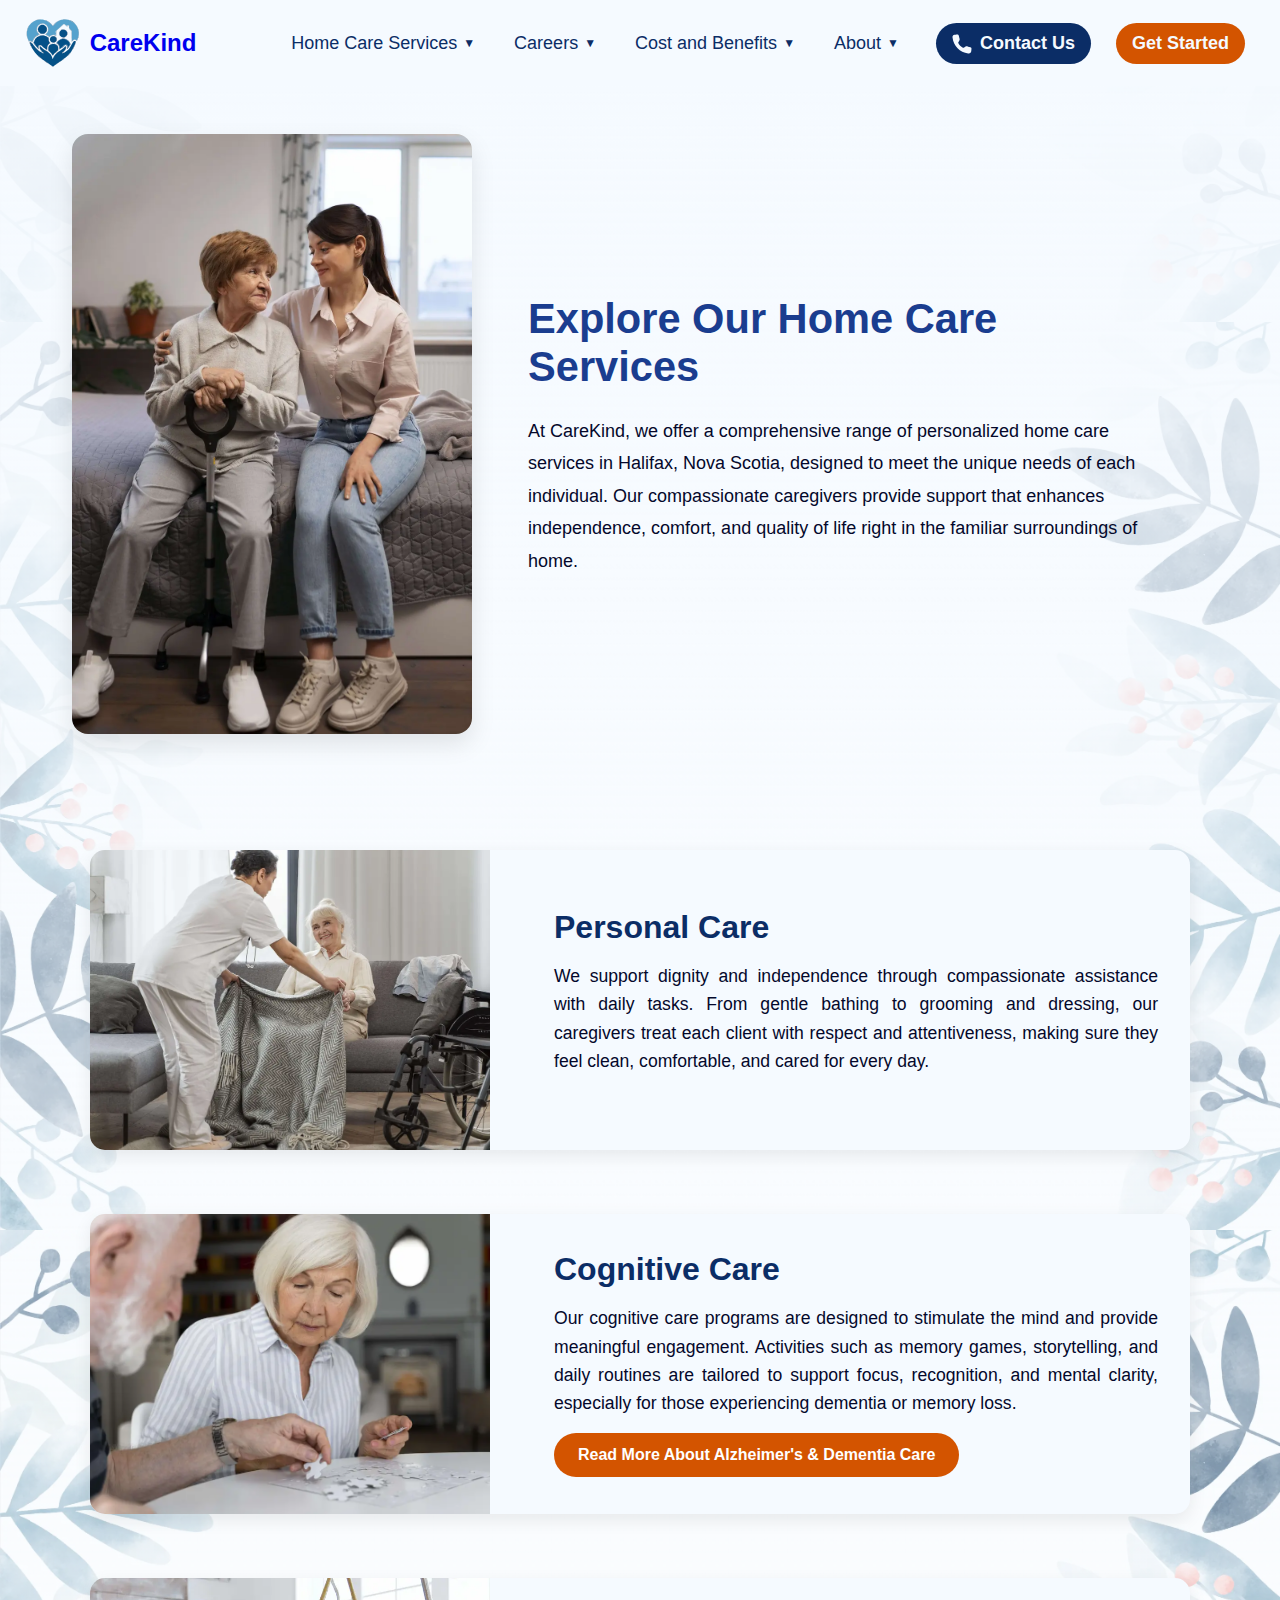
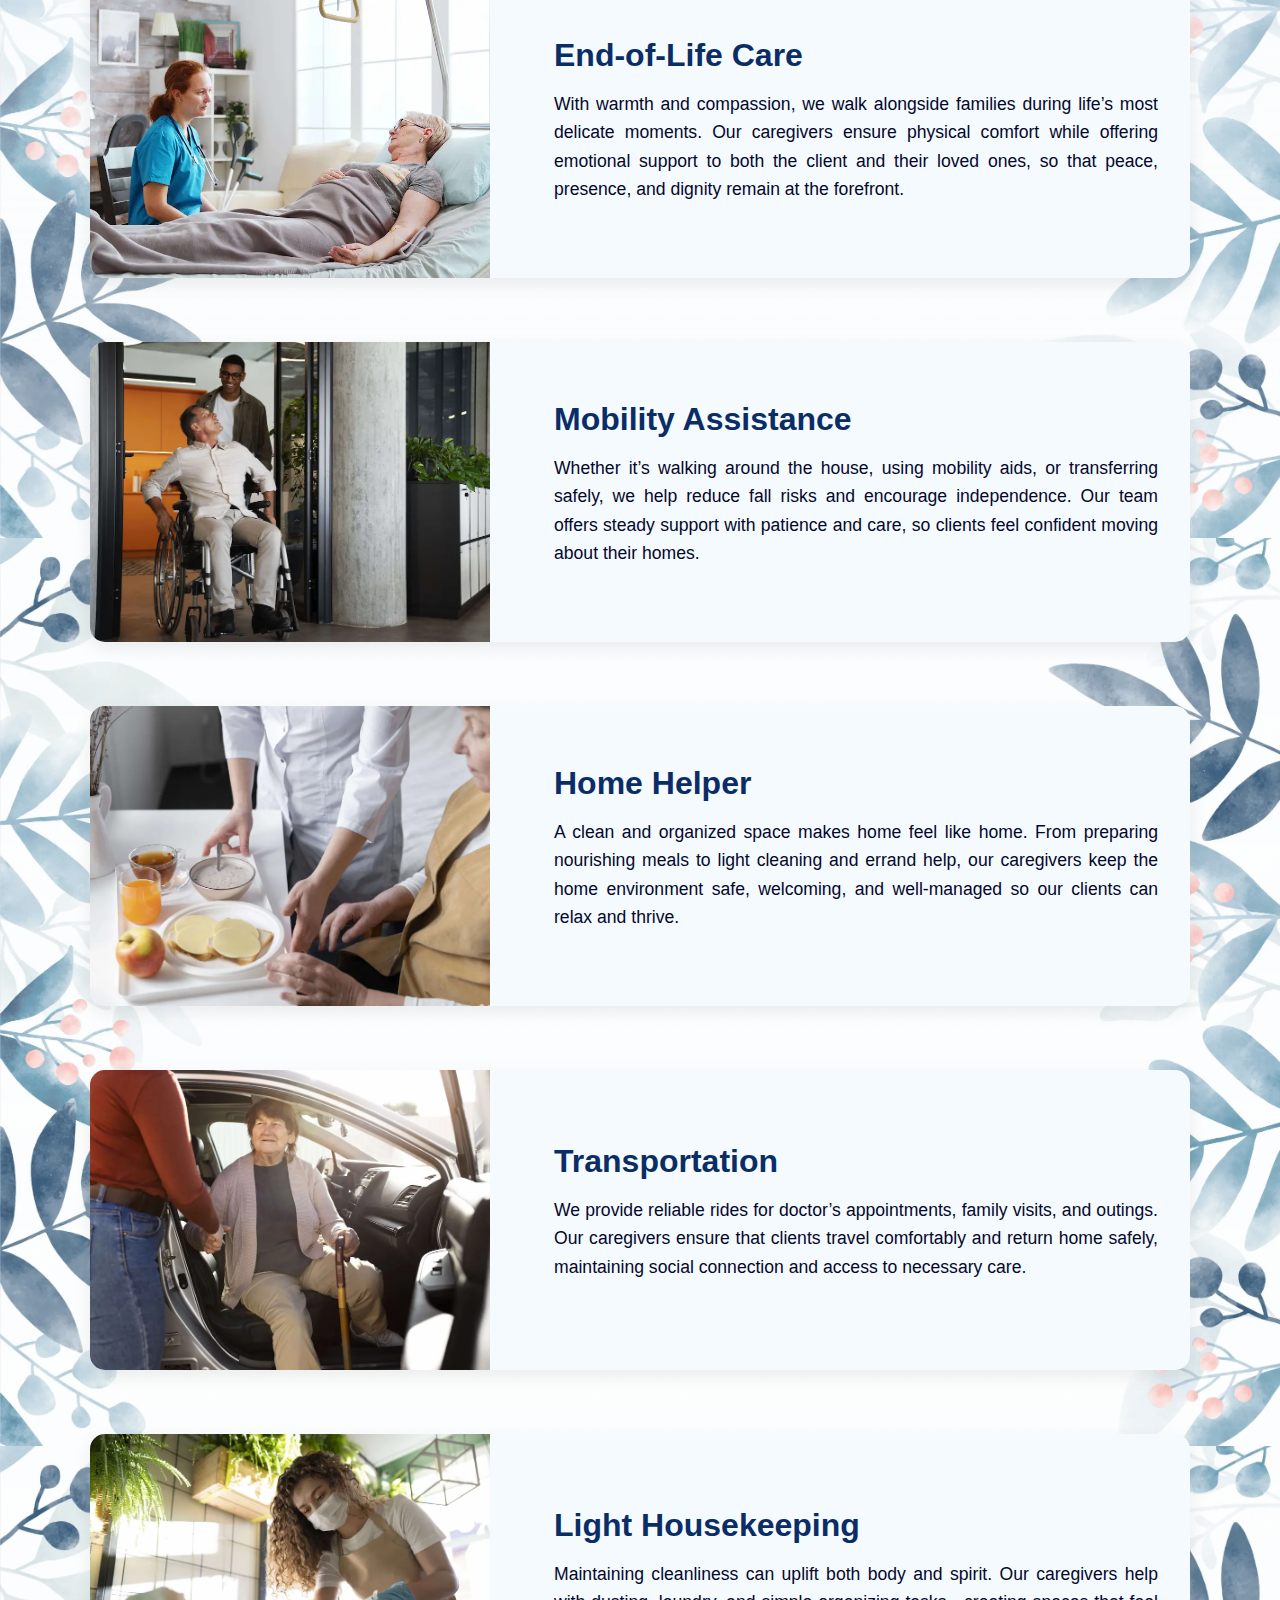
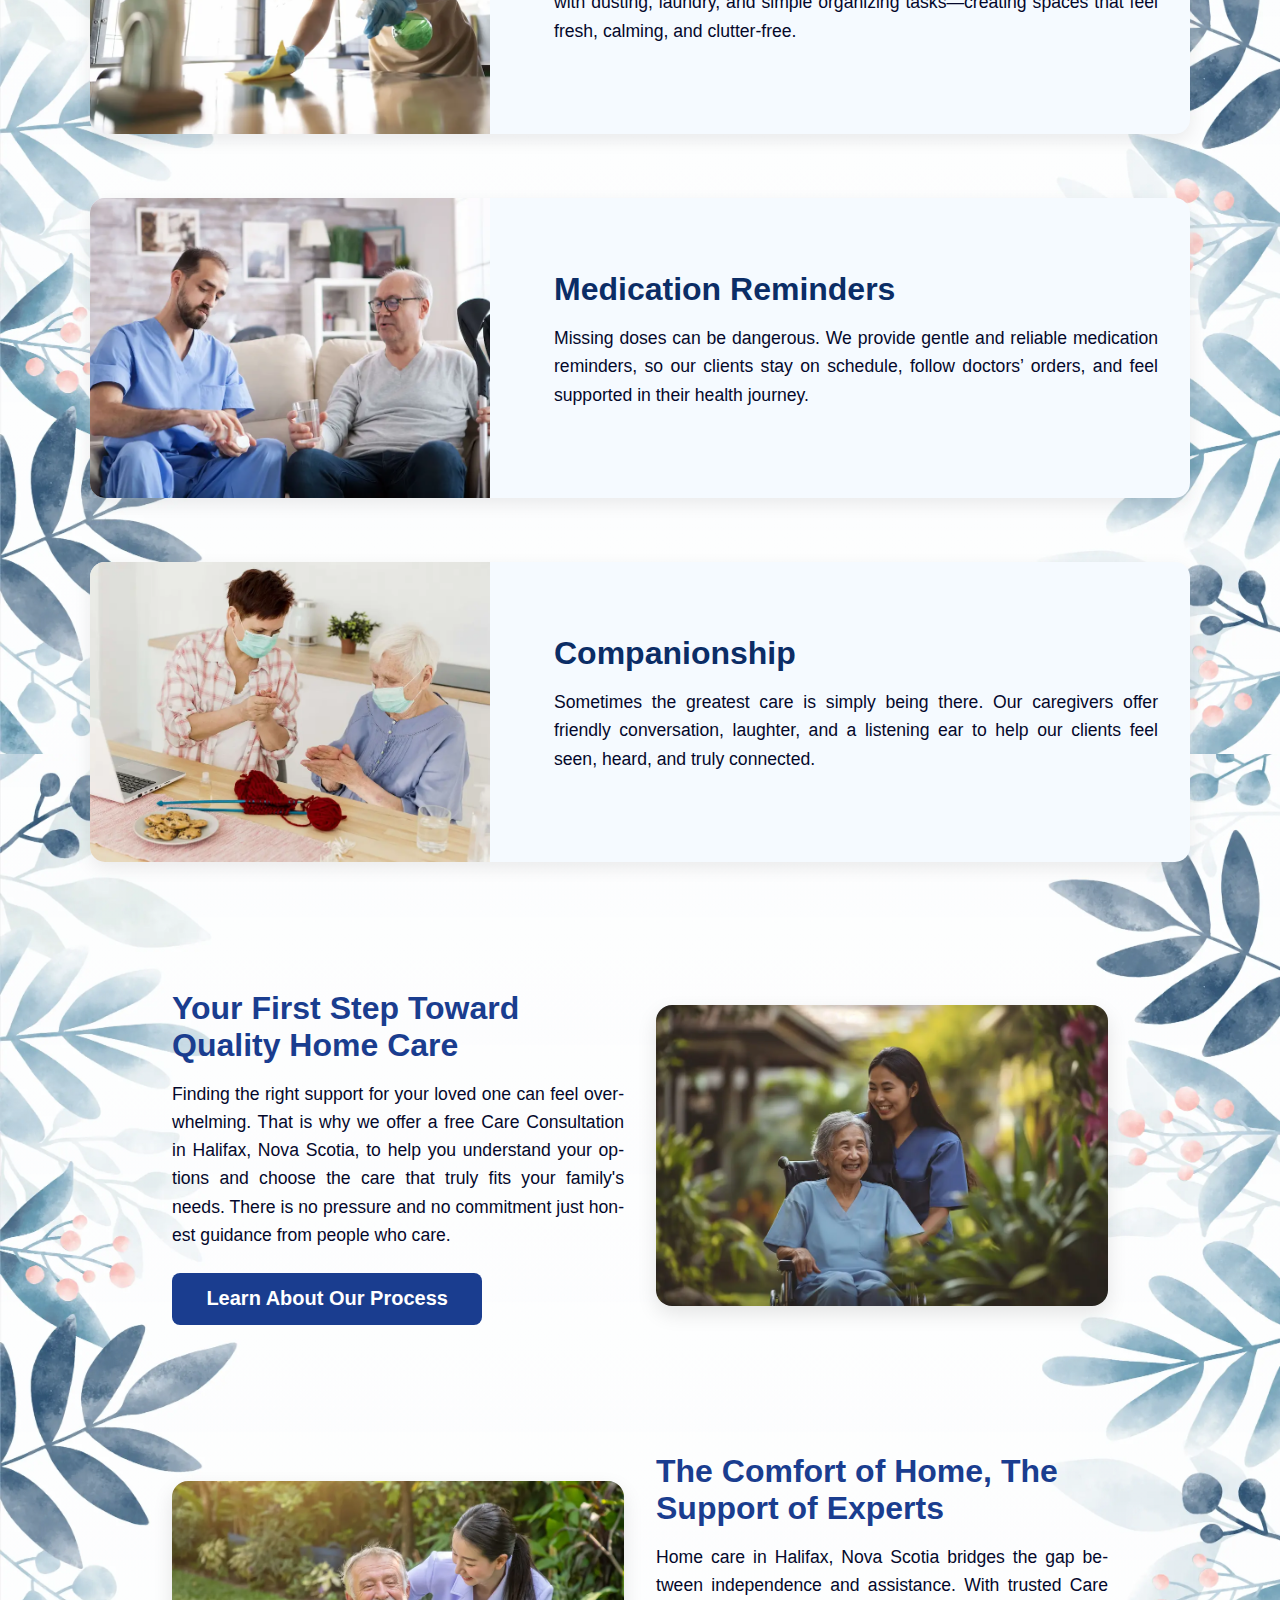
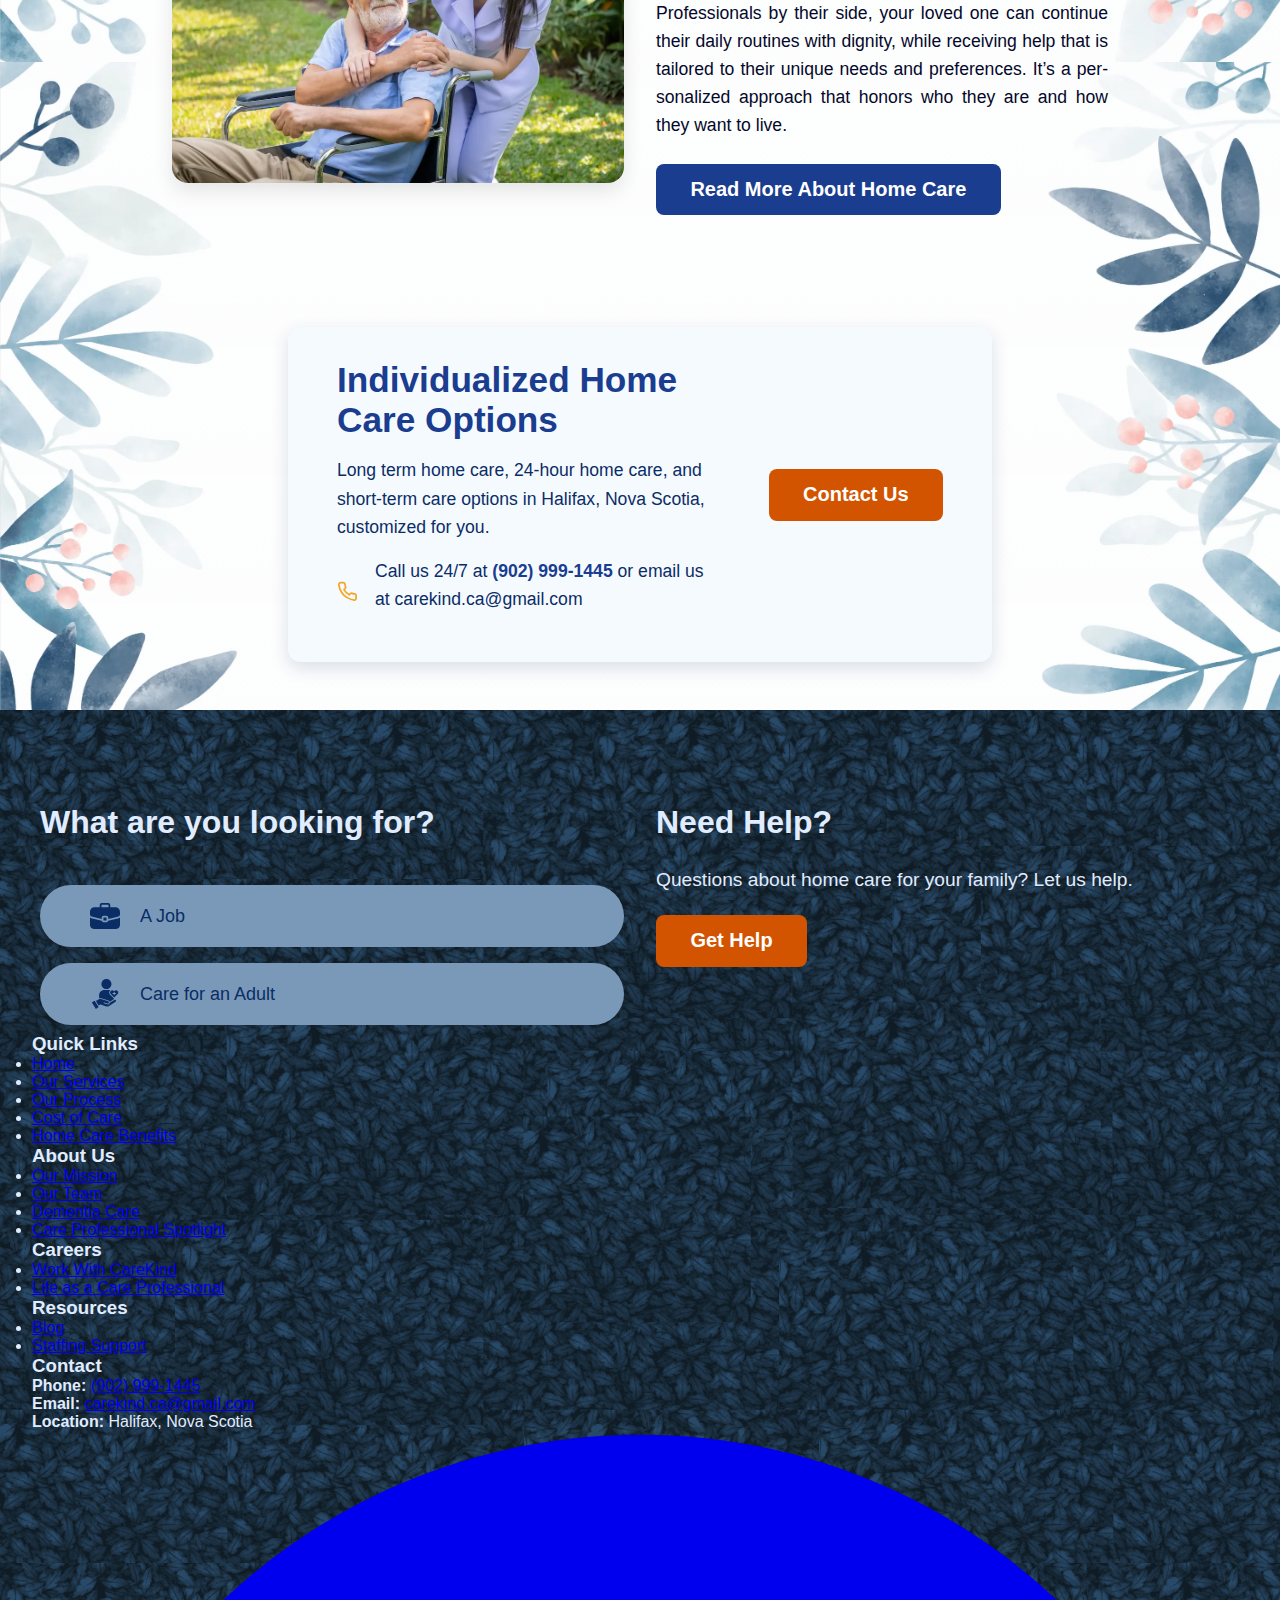
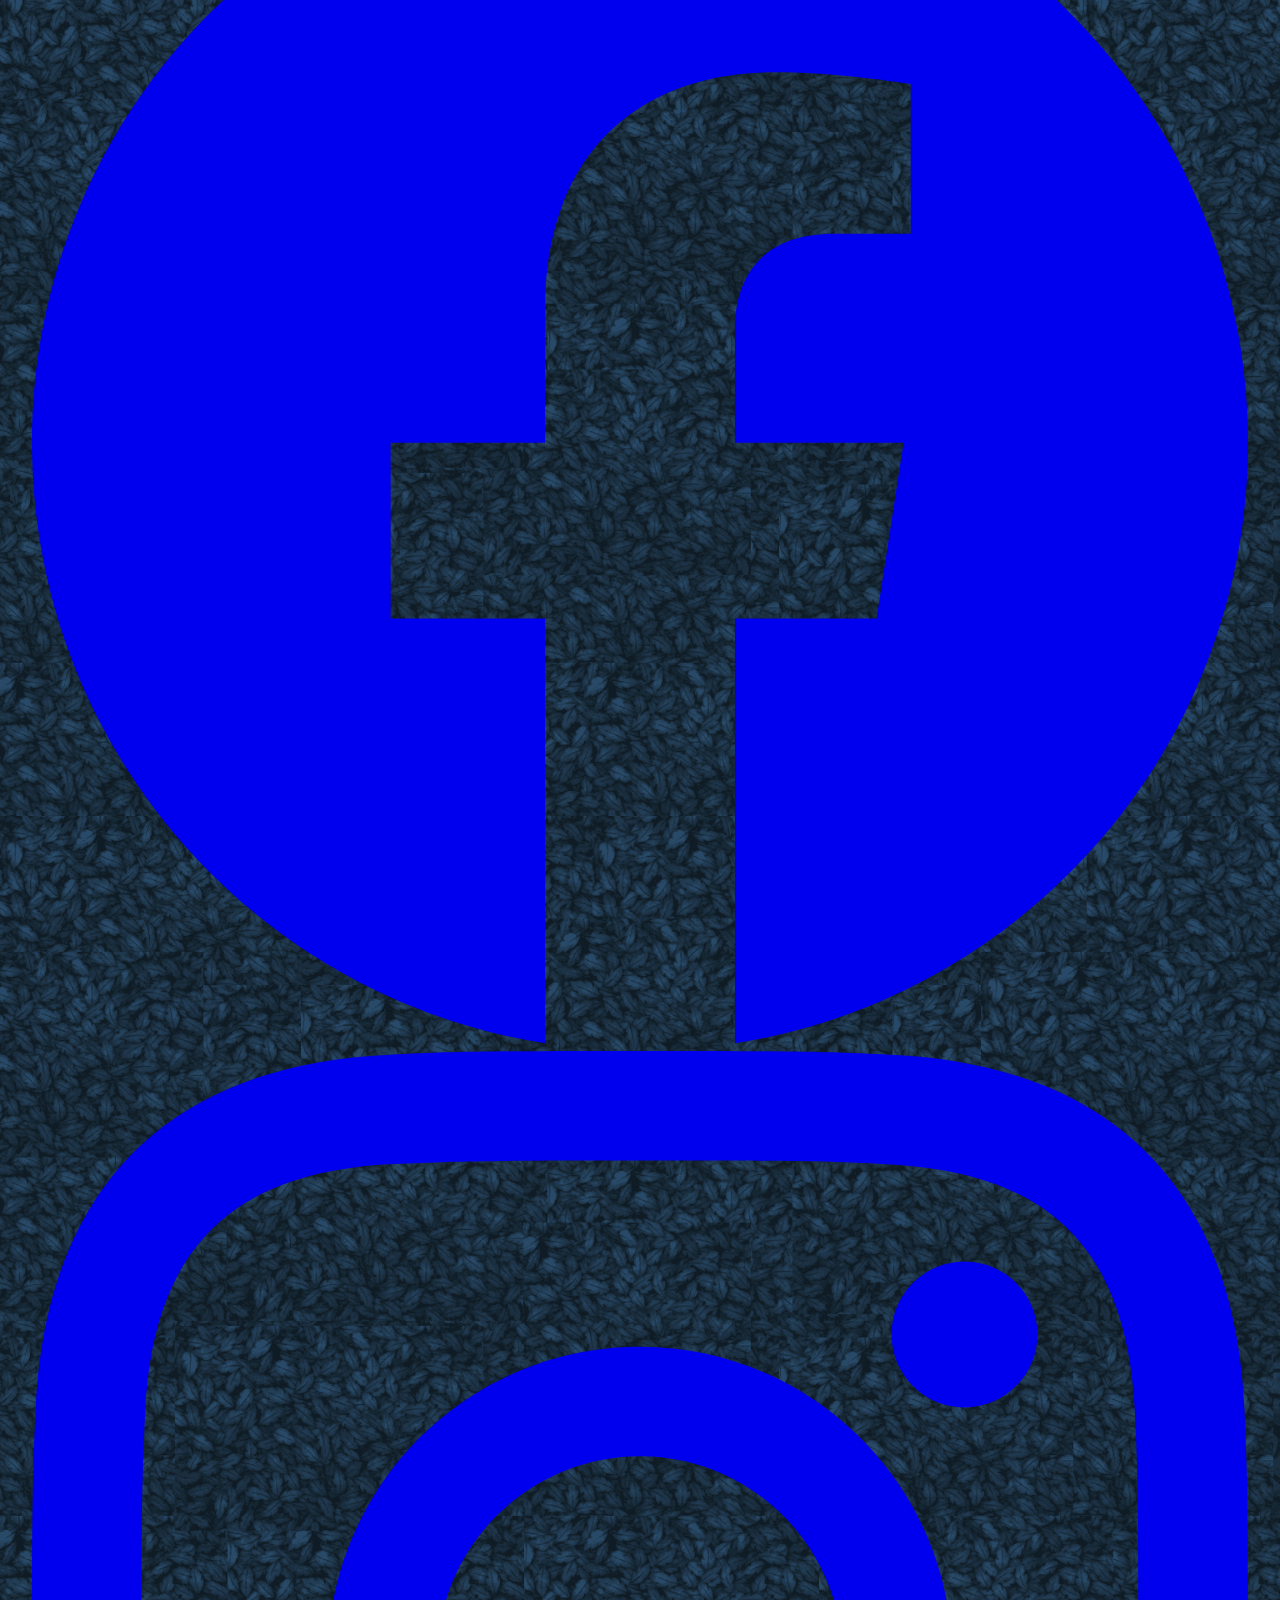
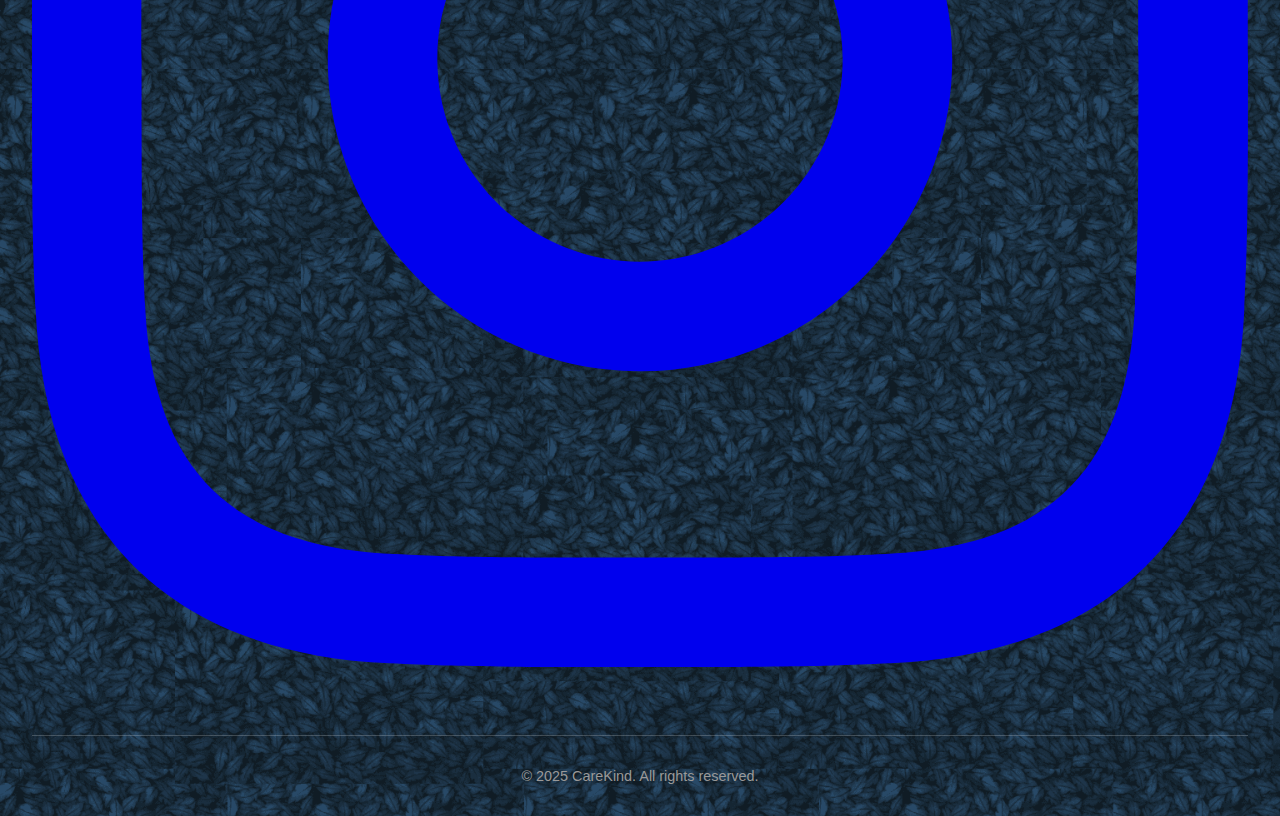
<file: services.html>
<!DOCTYPE html>
<html lang="en">

<head>
  <meta charset="UTF-8" />
  <meta name="viewport" content="width=device-width, initial-scale=1.0" />
  <title>CareKind - Our Services</title>
  <link rel="stylesheet" href="styles.css" />
  <link rel="icon" href="images/favicon.ico" type="image/x-icon" />

  <meta name="description"
    content="Explore the wide range of home care services offered by CareKind in Halifax. From personal support and companionship to dementia care, we provide compassionate and reliable assistance tailored to each individual." />
  <meta name="keywords"
    content="CareKind services, home care Halifax, senior assistance, dementia care, companionship, personal care, caregiving Halifax, trusted support" />
  <meta name="author" content="CareKind Home Care" />

  <meta property="og:title" content="CareKind - Our Home Care Services" />
  <meta property="og:description"
    content="Discover our full range of in-home support services available in Halifax. Personalized care that meets emotional and physical needs with dignity." />
  <meta property="og:type" content="website" />
  <meta property="og:url" content="https://carekind.ca/services" />
  <meta property="og:image" content="https://carekind.ca/images/logo.png" />
  <meta property="og:site_name" content="CareKind Home Care" />
  <meta property="og:locale" content="en_CA" />

  <meta name="twitter:card" content="summary_large_image" />
  <meta name="twitter:title" content="CareKind - Our Home Care Services" />
  <meta name="twitter:description"
    content="Tailored home care services in Halifax by CareKind. From everyday assistance to specialized support, we're here for your loved ones." />
  <meta name="twitter:image" content="https://carekind.ca/images/logo.png" />

  <script type="application/ld+json">
    {
      "@context": "https://schema.org",
      "@type": "LocalBusiness",
      "name": "CareKind Home Care",
      "image": "https://carekind.ca/images/logo.png",
      "url": "https://carekind.ca",
      "telephone": "+1-902-999-1445",
      "address": {
        "@type": "PostalAddress",
        "addressLocality": "Halifax",
        "addressRegion": "NS",
        "addressCountry": "CA"
      },
      "description": "CareKind offers a full suite of compassionate home care services for individuals in Halifax. Our team provides personal support, companionship, dementia care, and more with empathy and professionalism."
    }
  </script>
</head>

<body>
  <header class="navv">
    <div class="navbar">
      <div class="container">
        <div class="brand">
          <img src="images/logo.svg" alt="CareKind Logo" class="logo" />
          <a href="index.html" class="brandtext">CareKind</a>
        </div>
        <nav>
          <div class="dropdown">
            <button class="dropbtn">
              Home Care Services<span class="arrow">&#9660;</span>
            </button>
            <div class="dropdown-content">
              <a href="services.html">Types of Home Care</a>
              <a href="cognitive.html">Alzheimers and Dementia Care</a>
              <a href="process.html">Our Process</a>
            </div>
          </div>

          <div class="dropdown">
            <button class="dropbtn">
              Careers <span class="arrow">&#9660;</span>
            </button>
            <div class="dropdown-content">
              <a href="career.html">Work With Carekind</a>
              <a href="experience.html">Life as a Care Professional</a>
              <a href="spotlight.html">Care Professional Spotlight</a>
            </div>
          </div>

          <div class="dropdown">
            <button class="dropbtn">
              Cost and Benefits <span class="arrow">&#9660;</span>
            </button>
            <div class="dropdown-content">
              <a href="cost.html">Cost of Care</a>
              <a href="benefits.html">Home Care Benefits</a>
            </div>
          </div>

          <div class="dropdown">
            <button class="dropbtn">
              About <span class="arrow">&#9660;</span>
            </button>
            <div class="dropdown-content">
              <a href="team.html">Our Team</a>
              <a href="mission.html">Our Mission</a>
            </div>
          </div>

          <a href="tel:9029991445" class="call-button nav-call">
            <svg viewBox="0 0 100 100" class="option-icon">
              <path
                d="M92.134 66.144c3.468.867 5.662 4.054 5.301 7.691l-1.088 11.433c-.582 9.684-7.217 13.406-15.623 11.914C39.212 92.105 7.886 60.824 2.796 19.254.416 2.16 14.201 3.904 26.143 2.544c3.66-.385 6.817 1.826 7.684 5.293l2.995 11.908c.845 3.881 3.092 8.549.107 12.343l-5.046 8.587c-1.024 1.456-1.21 3.133-.553 4.512 4.988 10.444 12.993 18.54 23.248 23.564 1.356.68 3.062.507 4.385-.44l9.047-5.353c3.689-2.88 8.42-.628 12.252.197z" />
            </svg>
            Contact Us
          </a>
          <a href="#" class="call-button get-started-btn">Get Started</a>
        </nav>

        <div class="overlay" id="overlay"></div>
        <div class="slide-panel" id="slidePanel">
          <span class="close-slide" id="closeSlide">&times;</span>

          <div class="step active" id="step1">
            <h2 class="question">What are you looking for?</h2>
            <a href="#" class="option-btn" data-next="jobForm">
              <svg viewBox="0 0 512 512" class="option-icon">
                <path
                  d="M277.131 280.54h-42.262a5.149 5.149 0 0 0-5.143 5.143v42.452a5.149 5.149 0 0 0 5.143 5.143h42.262a5.149 5.149 0 0 0 5.143-5.143v-42.452a5.149 5.149 0 0 0-5.143-5.143z">
                </path>
                <path
                  d="M433.013 106.981h-87.165V70.508c0-19.059-15.654-34.564-34.896-34.564H201.048c-19.242 0-34.896 15.505-34.896 34.564v36.474H78.987C35.434 106.981 0 142.415 0 185.969v47.341c2.932 14.277 13.24 26.028 27.505 30.593l172.13 42.067v-20.286c0-19.428 15.806-35.234 35.234-35.234h42.262c19.428 0 35.234 15.806 35.234 35.234v20.286l172.13-42.067c14.265-4.565 24.573-16.316 27.505-30.593v-47.341c0-43.554-35.434-78.988-78.987-78.988zm-117.257.001H196.244V70.508c0-2.55 2.065-4.473 4.804-4.473h109.904c2.739 0 4.804 1.923 4.804 4.473v36.474z">
                </path>
                <path
                  d="M492.981 292.778c-.288.089-.578.169-.87.24L311.166 337.24c-4.024 15.028-17.755 26.129-34.035 26.129h-42.262c-16.28 0-30.011-11.101-34.035-26.129L19.889 293.018a16.47 16.47 0 0 1-.87-.24A71.33 71.33 0 0 1 0 283.643v127.893c0 35.576 28.943 64.52 64.52 64.52h382.96c35.576 0 64.52-28.943 64.52-64.52V283.643a71.33 71.33 0 0 1-19.019 9.135z">
                </path>
              </svg>A job</a>
            <a href="#" class="option-btn" data-next="careForm">
              <svg viewBox="0 0 512 512" class="option-icon">
                <path
                  d="m138.824 465.678 9.04 14.173-47.502 30.294-68.574-107.516 47.481-30.294 59.407 93.109c.011.021.021.053.032.075.042.052.073.106.116.159zm275.929-108.9-77.402 49.61c-2.012 9.488-7.613 17.868-15.429 22.851-5.111 3.258-10.946 4.909-17.059 4.909-3.812 0-7.741-.639-11.67-1.938l-55.754-18.432c-3.961-1.31-6.112-5.59-4.802-9.562a7.559 7.559 0 0 1 9.551-4.802l55.754 18.432c5.995 1.981 11.319 1.523 15.855-1.363 4.877-3.109 8.37-8.977 9.104-15.291.032-.298.085-.575.16-.852.256-8.348-5.132-16.164-13.119-18.805L187.561 341.05c-11.915-3.94-23.362-2.641-34.043 3.876l-53.156 32.339 47.214 74.005 26.248-15.962a7.575 7.575 0 0 1 6.304-.713l100.765 33.308c13.534 4.494 27.036 2.79 39.037-4.909l115.47-74.005c8.87-5.686 11.468-17.559 5.793-26.461-5.697-8.859-17.56-11.447-26.44-5.75zm68.159-125.852c0 10.148-3.929 19.657-11.064 26.78l-58.917 58.949-58.917-58.949c-14.758-14.758-14.758-38.792 0-53.582 7.113-7.113 16.633-11.032 26.78-11.032 10.158 0 19.678 3.919 26.791 11.042a7.564 7.564 0 0 0 10.691 0c14.78-14.758 38.824-14.758 53.582 0 7.125 7.125 11.054 16.644 11.054 26.792zm-38.898 16.515c0-4.185-3.386-7.571-7.56-7.571h-15.962v-15.951c0-4.174-3.386-7.56-7.56-7.56s-7.56 3.386-7.56 7.56v15.951h-15.919a7.566 7.566 0 0 0-7.571 7.571c0 4.174 3.386 7.56 7.571 7.56h15.919v15.919c0 4.174 3.386 7.56 7.56 7.56s7.56-3.386 7.56-7.56v-15.919h15.962a7.56 7.56 0 0 0 7.56-7.56zM192.31 326.697l122.381 40.474a34.23 34.23 0 0 1 21.808 21.797l68.873-44.148v-14.333l-62.058-62.09c-20.647-20.647-20.647-54.274 0-74.953v-.011a63.278 63.278 0 0 1 1.938-1.842c-9.583-3.375-19.731-5.143-29.932-5.143h-69.81c-49.653 0-90.052 40.389-90.052 90.042v50.718c11.765-4.441 24.319-4.664 36.852-.511zm88.104-155.38c47.481 0 86.102-38.621 86.102-86.102 0-47.459-38.621-86.07-86.102-86.07-47.459 0-86.07 38.611-86.07 86.07 0 47.481 38.611 86.102 86.07 86.102z">
                </path>
              </svg>Care for an adult</a>
          </div>

          <div class="step" id="jobForm">
            <a href="#" class="back-arrow" data-back="step1" aria-label="Back">
              <img src="images/back-arrow.svg" alt="Back" class="back-icon" />
            </a>
            <h2 class="question2">Apply to be a caregiver</h2>
            <form id="jobFormFields">
              <div class="form-group">
                <input type="text" name="First Name" placeholder=" " required />
                <label>First Name</label>
              </div>
              <div class="form-group">
                <input type="text" name="Last Name" placeholder=" " required />
                <label>Last Name</label>
              </div>
              <div class="form-group">
                <input type="tel" name="Phone Number" placeholder=" " required />
                <label>Phone Number</label>
              </div>
              <div class="form-group">
                <input type="email" name="Email" placeholder=" " required />
                <label>Email</label>
              </div>
              <div class="form-group">
                <select name="Applied For" required>
                  <option value="" disabled selected hidden></option>
                  <option value="Caregiver">Caregiver</option>
                  <option value="Person Support Worker">Person Support Worker</option>
                  <option value="Continuing Care Assistance (CCA) - Home Care">Continuing Care Assistance (CCA) - Home
                    Care</option>
                </select>
                <label>What job do you want to apply for?</label>
              </div>
              <div class="form-group">
                <select name="Work Experience" required>
                  <option value="" disabled selected hidden></option>
                  <option value="No experience">No experience</option>
                  <option value="1-6 months">1-6 months</option>
                  <option value="6-12 months">6-12 months</option>
                  <option value="1-2 years">1-2 years</option>
                  <option value="2-3 years">2-3 years</option>
                  <option value="3-4 years">3-4 years</option>
                  <option value="4-5 years">4-5 years</option>
                  <option value="5-10 years">5-10 years</option>
                  <option value="10+ years">10+ years</option>
                </select>
                <label>How much work experience do you have?</label>
              </div>
              <label class="affirmation-checkbox">
                <input type="checkbox" name="identityDocs" required />
                <span>
                  I have documents that establish my identity and eligibility to work in Canada.
                </span>
              </label>
              <label class="affirmation-checkbox">
                <input type="checkbox" name="englishAffirmation" required />
                <span>
                  I can conduct business in written and spoken English.
                </span>
              </label>
              <button type="submit">Submit</button>
              <p class="submit-note">
                By clicking "Submit," you agree to our <a href="#">Privacy Policy</a>.
              </p>
            </form>
          </div>

          <div class="step" id="careForm">
            <a href="#" class="back-arrow" data-back="step1" aria-label="Back">
              <img src="images/back-arrow.svg" alt="Back" class="back-icon" />
            </a>
            <h2 class="question">Who needs care?</h2>
            <a href="#" class="option-btn" data-next="careNeeds" name="A loved One">
              <svg viewBox="0 0 512 512" class="option-icon">
                <path
                  d="M469.113 82.57C469.113 36.97 431.008 0 384 0s-85.113 36.969-85.113 82.57c0 45.602 38.105 82.57 85.113 82.57s85.113-36.968 85.113-82.57zM384 179.543c-9.074 0-17.926.953-26.465 2.746a92.635 92.635 0 0 1 6.996 6.813c16.117 17.484 24.996 40.55 24.996 64.957 0 29.539-14.394 51.144-26.933 66.664-.809 1.004-84.535 82.293-84.535 82.293-6.149 5.96-14.098 8.953-22.059 8.984-.04 0-.082.004-.121.004a31.78 31.78 0 0 1-22.234-9.04s-86.594-84.405-87.243-85.167c-15.437-17.348-23.93-39.934-23.93-63.738 0-24.407 8.88-47.473 24.997-64.957a92.635 92.635 0 0 1 6.996-6.813A128.676 128.676 0 0 0 128 179.543c-70.691 0-128 57.309-128 128v104.129c0 5.52 4.477 10 10 10h492c5.523 0 10-4.48 10-10V307.543c0-70.691-57.309-128-128-128zM213.113 82.57C213.113 36.97 175.008 0 128 0S42.887 36.969 42.887 82.57c0 45.602 38.105 82.57 85.113 82.57s85.113-36.968 85.113-82.57zm0 0">
                </path>
                <path
                  d="M154.34 254.059c0 16.82 6.265 32.035 16.375 43.113l-.008.008 78.207 76.175a10.007 10.007 0 0 0 13.941.016l74.95-72.676c10.812-13.383 19.855-27.96 19.855-46.636 0-26.508-14.082-61.317-56.531-61.317-15.566 0-29.664 6.832-39.89 17.875a60.671 60.671 0 0 0-5.239 6.524 60.72 60.72 0 0 0-5.367-6.653c-10.211-10.968-24.258-17.746-39.766-17.746-37.101 0-56.527 34.809-56.527 61.317zm0 0">
                </path>
              </svg>A parent or loved one</a>
            <a href="#" class="option-btn" data-next="careNeeds" name="Self">
              <svg viewBox="0 0 512 512" class="option-icon">
                <path
                  d="M210.352 246.633c33.882 0 63.222-12.153 87.195-36.13 23.973-23.972 36.125-53.304 36.125-87.19 0-33.876-12.152-63.211-36.129-87.192C273.566 12.152 244.23 0 210.352 0c-33.887 0-63.22 12.152-87.192 36.125s-36.129 53.309-36.129 87.188c0 33.886 12.156 63.222 36.133 87.195 23.977 23.969 53.313 36.125 87.188 36.125zM426.129 393.703c-.692-9.976-2.09-20.86-4.149-32.351-2.078-11.579-4.753-22.524-7.957-32.528-3.308-10.34-7.808-20.55-13.37-30.336-5.774-10.156-12.555-19-20.165-26.277-7.957-7.613-17.699-13.734-28.965-18.2-11.226-4.44-23.668-6.69-36.976-6.69-5.227 0-10.281 2.144-20.043 8.5a2711.03 2711.03 0 0 1-20.879 13.46c-6.707 4.274-15.793 8.278-27.016 11.903-10.949 3.543-22.066 5.34-33.039 5.34-10.972 0-22.086-1.797-33.047-5.34-11.21-3.622-20.296-7.625-26.996-11.899-7.77-4.965-14.8-9.496-20.898-13.469-9.75-6.355-14.809-8.5-20.035-8.5-13.313 0-25.75 2.254-36.973 6.7-11.258 4.457-21.004 10.578-28.969 18.199-7.605 7.281-14.39 16.12-20.156 26.273-5.558 9.785-10.058 19.992-13.371 30.34-3.2 10.004-5.875 20.945-7.953 32.524-2.059 11.476-3.457 22.363-4.149 32.363A438.821 438.821 0 0 0 0 423.949c0 26.727 8.496 48.363 25.25 64.32 16.547 15.747 38.441 23.735 65.066 23.735h246.532c26.625 0 48.511-7.984 65.062-23.734 16.758-15.946 25.254-37.586 25.254-64.325-.004-10.316-.351-20.492-1.035-30.242zm0 0">
                </path>
              </svg>Me</a>
          </div>
          <div class="step" id="careNeeds">
            <a href="#" class="back-arrow" data-back="careForm" aria-label="Back">
              <img src="images/back-arrow.svg" alt="Back" class="back-icon" />
            </a>
            <h2 class="question">What kinds of assistance are needed?</h2>
            <label class="mcq-btn">
              <svg viewBox="0 0 512 512" class="option-icon">
                <path
                  d="M437.852 43.198C429.36 34.688 418.066 30 406.05 30h-19.945v20c0 22.056-17.924 40-39.956 40h-179.8c-22.032 0-39.956-17.944-39.956-40V30h-20.011c-24.758 0-44.922 20.164-44.95 44.95l-.432 392c-.014 12.029 4.656 23.341 13.147 31.852C82.64 507.313 93.934 512 105.95 512h299.667c24.758 0 44.923-20.164 44.95-44.95l.433-392c.014-12.029-4.656-23.341-13.148-31.852zM261.094 180h106.453c8.275 0 14.983 6.716 14.983 15s-6.708 15-14.983 15H261.094c-8.275 0-14.983-6.716-14.983-15s6.708-15 14.983-15zm0 100h106.453c8.275 0 14.983 6.716 14.983 15s-6.708 15-14.983 15H261.094c-8.275 0-14.983-6.716-14.983-15s6.708-15 14.983-15zm0 100h106.881c8.275 0 14.983 6.716 14.983 15s-6.708 15-14.983 15H261.094c-8.275 0-14.983-6.716-14.983-15s6.708-15 14.983-15zM133.431 180.592c5.852-5.858 15.338-5.858 21.19 0l8.147 8.157 34.554-34.592c5.852-5.857 15.338-5.859 21.189 0 5.851 5.857 5.851 15.355 0 21.213l-45.149 45.198a14.972 14.972 0 0 1-21.19 0l-18.742-18.764c-5.851-5.857-5.851-15.355.001-21.212zm0 107.637c5.852-5.858 15.338-5.858 21.19 0l8.147 8.156 34.554-34.592c5.851-5.857 15.338-5.857 21.189 0s5.851 15.355 0 21.213l-45.149 45.199a14.974 14.974 0 0 1-21.19 0l-18.742-18.764c-5.851-5.857-5.851-15.354.001-21.212zm0 100c5.852-5.858 15.338-5.858 21.19 0l8.147 8.156 34.554-34.592c5.851-5.857 15.338-5.857 21.189 0s5.851 15.355 0 21.213l-45.149 45.199a14.974 14.974 0 0 1-21.19 0l-18.742-18.764c-5.851-5.857-5.851-15.354.001-21.212z">
                </path>
                <path
                  d="M156.361 50c0 5.523 4.472 10 9.989 10h179.8c5.517 0 9.989-4.477 9.989-10V10c0-5.523-4.472-10-9.989-10h-179.8c-5.517 0-9.989 4.477-9.989 10z">
                </path>
              </svg>
              <input type="checkbox" name="Everyday Tasks" />
              <span>Everyday tasks</span>
            </label>
            <label class="mcq-btn">
              <svg viewBox="0 0 512 512" class="option-icon">
                <circle cx="133.667" cy="44.795" r="44.793" transform="rotate(-45 133.669 44.823)"></circle>
                <path
                  d="m247.973 200.177 11.45 34.505 6.367 1.603a20.5 20.5 0 0 0 5.003.623c.045 0 .09-.005.135-.006v-14.996a44.914 44.914 0 0 1 7.236-24.482c-.776-.3-1.57-.571-2.398-.78l-36.65-9.224a27.377 27.377 0 0 1 8.857 12.757zM489.114 464.248h-17.351c8.434-5.468 12.666-16.003 9.698-26.144l-29.362-100.318a23.346 23.346 0 0 0-22.406-16.789h-38.839V293.18l54.176-24.922c9.762-4.49 14.035-16.044 9.544-25.806-4.49-9.761-16.044-14.035-25.806-9.544l-37.914 17.441v-28.443c0-18.33-14.859-33.19-33.19-33.19h-41.546c-18.33 0-33.19 14.859-33.19 33.19v20.396l22.977-16.87-37.44 41.61c-6.369 7.079-6.679 17.728-.731 25.164l53.963 67.478a19.766 19.766 0 0 0 1.595 1.761v24.019a31.159 31.159 0 0 1 14.919 0v-18.529a19.355 19.355 0 0 0 10.831-4.208c8.392-6.711 9.754-18.954 3.043-27.345l-43.653-54.585 26.398-29.339-14.749 25.293 25.676 32.106c52.929 7.393 92.966 52.874 92.966 106.925 0 10.043-1.383 19.768-3.961 29l1.884 6.438a23.243 23.243 0 0 0 9.721 13.028h-19.153a108.447 108.447 0 0 1-17.291 24.864h79.188c6.866 0 12.432-5.566 12.432-12.432s-5.562-12.432-12.429-12.432zM343.628 176.717c.102.008.201.022.303.029 23.864 1.693 44.476-16.298 46.161-40.043 1.69-23.805-16.238-44.472-40.043-46.161-23.805-1.69-44.472 16.238-46.161 40.043-1.682 23.703 16.088 44.288 39.74 46.132zM273.315 324.395l-3.741-11.274-14.477-18.103c-6.961-8.704-7.156-20.632-1.299-29.441l-4.46-13.443a34.835 34.835 0 0 1-4.981 22.083 34.843 34.843 0 0 1-10.327 10.734l18.678 56.291a108.786 108.786 0 0 1 20.607-16.847zM209.832 211.885l23.054 14.183a34.837 34.837 0 0 1 11.778 11.981l-10.992-33.126c-2.163-6.517-9.2-10.046-15.715-7.884-6.229 2.066-9.715 8.583-8.125 14.846z" />
                <path
                  d="M359.425 325.947c.385.806 12.615 12.342 7.254 30.44a69.971 69.971 0 0 1 20.093 18.439l-33.512 19.348a31.222 31.222 0 0 1 7.475 12.911l33.512-19.348c3.806 8.583 5.938 18.068 5.938 28.046s-2.132 19.463-5.938 28.046l-33.512-19.348a31.222 31.222 0 0 1-7.475 12.911l33.512 19.348c-11.258 15.357-28.661 25.935-48.561 28.071v-38.709a31.15 31.15 0 0 1-14.919 0v38.709c-19.9-2.136-37.302-12.714-48.56-28.071l33.512-19.348a31.222 31.222 0 0 1-7.475-12.911l-33.512 19.348c-3.806-8.583-5.938-18.068-5.938-28.046s2.132-19.462 5.938-28.046l33.512 19.348a31.222 31.222 0 0 1 7.475-12.911l-33.512-19.348a69.867 69.867 0 0 1 26.646-21.937l-15.856-19.827c-29.216 16.039-49.067 47.104-49.067 82.72 0 51.996 42.302 94.298 94.297 94.298 51.996 0 94.298-42.302 94.298-94.298-.001-42.001-27.606-77.672-65.625-89.835z" />
                <circle cx="330.752" cy="415.783" r="21.279" />
                <path
                  d="m225.255 238.47-64.572-39.726-18.377-52.76 25.023 39.751 27.714 17.05c2.058-9.085 8.681-16.902 18.168-20.05 1.198-.398 2.404-.7 3.611-.927l-11.291-2.842-27.417-31.582.554-8.289c1.115-16.674-11.499-31.095-28.173-32.21l-53.841-3.6c-16.674-1.115-31.095 11.499-32.21 28.173L54.378 286.383s2.921 58.824 4.333 87.216L10.929 475.346c-5.698 12.289-.355 26.869 11.933 32.567 12.285 5.697 26.868.356 32.567-11.933l50.329-107.239a24.52 24.52 0 0 0 2.245-11.538l-4.363-87.526 11.056.739 27.138 80.702 10.299 116.678c1.115 12.769 11.823 22.395 24.405 22.394 14.489 0 25.705-12.396 24.46-26.66l-10.552-119.59a24.501 24.501 0 0 0-1.187-5.685l-21.622-64.299 2.31-24.422-49.653-30.547c-5.537-3.407-8.882-9.141-9.571-15.135l-7.019-64.423 20.771 59.633a20.442 20.442 0 0 0 8.591 10.685l70.771 43.539c9.575 5.889 22.178 2.956 28.117-6.698 5.915-9.615 2.916-22.203-6.699-28.118z" />
              </svg>
              <input type="checkbox" name="Mobility" />
              <span>Mobility</span>
            </label>
            <label class="mcq-btn">
              <svg viewBox="0 0 64 64" class="option-icon">
                <path
                  d="M57.91 35.43c5.072-6.015.254-12.395-6.72-18.73a8.312 8.312 0 0 1-6.07 5.8.998.998 0 0 1-.29-1.95 6.74 6.74 0 0 0 4.68-5.29 27.016 27.016 0 0 0-9.22-5.18c-2.928 2.569-6.137 6.52-3.37 11.96a.998.998 0 0 1-1.75.96c-3.048-5.918-.281-10.237 2.83-13.53a27.876 27.876 0 0 0-18.78 3.03 9.165 9.165 0 0 1 6.21 2.9 1 1 0 1 1-1.4 1.43c-3.995-4.243-9.959-2.177-12.38 2.55-3.223 5.77-.625 8.933 3.58 9.69a1 1 0 0 1-.27 1.98c-.18-.02-4.39-.64-6.08-3.95a5.756 5.756 0 0 1-.37-.89c-3.53 4.46-3.3 7.94.58 12.01a4.341 4.341 0 0 0 4.29 1.33c3.144-.795 7.396-2.555 8.27-4.82.804-1.997-.93-2.193.38-3.32 1.709-.767 2.244 2.153 1.5 4.02-.683 1.935-3.347 3.804-5.69 4.71a7.365 7.365 0 0 0 3.2 4.06c3.17 1.96 7.4 1.56 9.19 1.08a1.529 1.529 0 0 1 1.4.31 9.717 9.717 0 0 0 4.14 2.1 2.599 2.599 0 0 1 1.63 1.01l4.17 5.98a1.01 1.01 0 0 0 .82.43h3.49a1.003 1.003 0 0 0 1-1v-4.07c8.374-1.982 13.838-5.919 10.85-13.43a1.067 1.067 0 0 1 .18-1.18zm-9.7-6.81 4.07-.93a1 1 0 0 1 .45 1.95l-4.07.93a.859.859 0 0 1-.22.02 1 1 0 0 1-.23-1.97zm-7.75 5.22c1.055-1.942 2.091-6.127-1.06-7.45a1 1 0 0 1-.46-1.34c1.243-1.88 4.2 1.747 4.35 3 .71 2.46-.33 5.22-1.01 6.63a11.902 11.902 0 0 1 4.66 6.43 1.003 1.003 0 1 1-1.89.67c-2.609-7.844-8.953-7.105-12.92-4.72a1.003 1.003 0 0 1-1.08-1.69c.2-.12 4.83-3.02 9.41-1.53zm-17.9-7.96c-1.005-.103-4.125-.098-3.66-1.85a1 1 0 0 1 1.27-.61 5.118 5.118 0 0 0 7.09-3.3 1.003 1.003 0 0 1 1.92.58 8.697 8.697 0 0 1-1.66 2.9 4.498 4.498 0 0 0 1.51 2.47 3.78 3.78 0 0 0 2.98.56 1 1 0 0 1 1.15.83 1.013 1.013 0 0 1-.83 1.15 5.637 5.637 0 0 1-6.46-3.63 6.204 6.204 0 0 1-3.31.9z" />
              </svg>
              <input type="checkbox" name="Memory Care" />
              <span>Memory care</span>
            </label>
            <label class="mcq-btn">
              <svg viewBox="0 0 95 95" class="option-icon">
                <path
                  d="M95.6 46.3 74 8.5c-.6-1.3-2-2-3.5-2l-44.1-.3c-1.4 0-2.6.8-3.5 2L.6 45.6c-.8 1.3-.8 2.8 0 4l21.6 37.8c.6 1.3 2 2 3.5 2l44.1.4c1.4 0 2.6-.8 3.5-2l22.4-37.4c.4-1.1.4-2.5-.1-4.1zm-26.2 5.9H52.2v17c0 2.2-1.8 4-4 4s-4-1.8-4-4v-17H26.8c-2.2 0-4-1.8-4-4s1.8-4 4-4H44v-17c0-2.2 1.8-4 4-4s4 1.8 4 4v17h17.1c2.2 0 4 1.8 4 4s-1.5 4-3.7 4z" />
              </svg>
              <input type="checkbox" name="Other" />
              <span>Other</span>
            </label>
            <a href="#" class="option-btn" id="next" data-next="careRequest">Next</a>
          </div>

          <div class="step" id="careRequest">
            <a href="#" class="back-arrow" data-back="careNeeds" aria-label="Back">
              <img src="images/back-arrow.svg" alt="Back" class="back-icon" />
            </a>
            <h2 class="question2">Find care for a loved one</h2>
            <form id="careRequestForm">
              <div class="form-group">
                <input type="text" name="First Name" placeholder=" " required />
                <label>First Name</label>
              </div>
              <div class="form-group">
                <input type="text" name="Last Name" placeholder=" " required />
                <label>Last Name</label>
              </div>
              <div class="form-group">
                <input type="tel" name="Phone Number" placeholder=" " required />
                <label>Phone Number</label>
              </div>
              <div class="form-group">
                <input type="email" name="Email" placeholder=" " required />
                <label>Email</label>
              </div>
              <div class="form-group">
                <input type="text" name="Postal Code" placeholder=" " required />
                <label>Postal Code</label>
              </div>

              <button type="submit">Request a care consultation</button>
              <p class="submit-note">
                By clicking "Request a Care Consultation," you agree to our
                <a href="#" target="_blank" rel="noopener noreferrer">Privacy Policy</a>.
              </p>
            </form>
          </div>
        </div>

        <div class="hamburger" aria-expanded="false" role="button" tabindex="0">
          <div class="hamburger-icon"></div>
          <div class="hamburger-icon"></div>
          <div class="hamburger-icon"></div>
        </div>

        <span class="close-icon" aria-label="Close menu">&times;</span>
      </div>
    </div>
    <a href="tel:9029991445" class="call-button contact-bar">
      <svg viewBox="0 0 100 100" class="option-icon">
        <path
          d="M92.134 66.144c3.468.867 5.662 4.054 5.301 7.691l-1.088 11.433c-.582 9.684-7.217 13.406-15.623 11.914C39.212 92.105 7.886 60.824 2.796 19.254.416 2.16 14.201 3.904 26.143 2.544c3.66-.385 6.817 1.826 7.684 5.293l2.995 11.908c.845 3.881 3.092 8.549.107 12.343l-5.046 8.587c-1.024 1.456-1.21 3.133-.553 4.512 4.988 10.444 12.993 18.54 23.248 23.564 1.356.68 3.062.507 4.385-.44l9.047-5.353c3.689-2.88 8.42-.628 12.252.197z" />
      </svg>
      Contact Us
    </a>
  </header>
  <div id="page-content">
    <section class="services-hero-page">
      <div class="hero-text">
        <h1>Explore Our Home Care Services</h1>
        <p>At CareKind, we offer a comprehensive range of personalized home care services in Halifax, Nova Scotia,
          designed to meet the unique needs of each individual. Our compassionate caregivers provide support that
          enhances independence, comfort, and quality of life right in the familiar surroundings of home.</p>
      </div>
      <div class="hero-image">
        <img class="float-left" src="images/service_hero.webp" alt="Elderly woman smiling with caregiver" />
      </div>
    </section>

    <div class="service-block-page" id="personal-care">
      <div class="service-image">
        <img src="images/personal_care.webp" alt="Caregiver helping an elderly man choose a sweater" />
      </div>
      <div class="service-text">
        <h3>Personal Care</h3>
        <p>We support dignity and independence through compassionate assistance with daily tasks. From gentle bathing to
          grooming and dressing, our caregivers treat each client with respect and attentiveness, making sure they feel
          clean, comfortable, and cared for every day.</p>
      </div>
    </div>

    <div class="service-block-page" id="cognitive-care">
      <div class="service-image">
        <img src="images/cognitive_care.webp" alt="Caregiver assisting with cognitive exercises" />
      </div>
      <div class="service-text">
        <h3>Cognitive Care</h3>
        <p>Our cognitive care programs are designed to stimulate the mind and provide meaningful engagement. Activities
          such as memory games, storytelling, and daily routines are tailored to support focus, recognition, and mental
          clarity, especially for those experiencing dementia or memory loss.</p>
        <a href="cognitive.html" class="btn btn-primary">Read More About Alzheimer's & Dementia Care</a>
      </div>
    </div>

    <div class="service-block-page" id="end-of-life-care">
      <div class="service-image">
        <img src="images/end_of_life_care.webp" alt="Caregiver providing end-of-life comfort" />
      </div>
      <div class="service-text">
        <h3>End-of-Life Care</h3>
        <p>With warmth and compassion, we walk alongside families during life’s most delicate moments. Our caregivers
          ensure physical comfort while offering emotional support to both the client and their loved ones, so that
          peace, presence, and dignity remain at the forefront.</p>
      </div>
    </div>

    <div class="service-block-page" id="mobility-assistance">
      <div class="service-image">
        <img src="images/mobility_assistance.webp" alt="Caregiver helping with mobility" />
      </div>
      <div class="service-text">
        <h3>Mobility Assistance</h3>
        <p>Whether it’s walking around the house, using mobility aids, or transferring safely, we help reduce fall risks
          and encourage independence. Our team offers steady support with patience and care, so clients feel confident
          moving about their homes.</p>
      </div>
    </div>

    <div class="service-block-page" id="home-helper">
      <div class="service-image">
        <img src="images/home_helper.webp" alt="Caregiver helping prepare meals" />
      </div>
      <div class="service-text">
        <h3>Home Helper</h3>
        <p>A clean and organized space makes home feel like home. From preparing nourishing meals to light cleaning and
          errand help, our caregivers keep the home environment safe, welcoming, and well-managed so our clients can
          relax and thrive.</p>
      </div>
    </div>

    <div class="service-block-page" id="transportation">
      <div class="service-image">
        <img src="images/transportation.webp" alt="Caregiver helping into car" />
      </div>
      <div class="service-text">
        <h3>Transportation</h3>
        <p>We provide reliable rides for doctor’s appointments, family visits, and outings. Our caregivers ensure that
          clients travel comfortably and return home safely, maintaining social connection and access to necessary care.
        </p>
      </div>
    </div>

    <div class="service-block-page" id="light-housekeeping">
      <div class="service-image">
        <img src="images/light_housekeeping.webp" alt="Caregiver dusting and tidying" />
      </div>
      <div class="service-text">
        <h3>Light Housekeeping</h3>
        <p>Maintaining cleanliness can uplift both body and spirit. Our caregivers help with dusting, laundry, and
          simple organizing tasks—creating spaces that feel fresh, calming, and clutter-free.</p>
      </div>
    </div>

    <div class="service-block-page" id="medication-reminders">
      <div class="service-image">
        <img src="images/medication_reminders.webp" alt="Caregiver reminding senior about meds" />
      </div>
      <div class="service-text">
        <h3>Medication Reminders</h3>
        <p>Missing doses can be dangerous. We provide gentle and reliable medication reminders, so our clients stay on
          schedule, follow doctors’ orders, and feel supported in their health journey.</p>
      </div>
    </div>

    <div class="service-block-page" id="companionship">
      <div class="service-image">
        <img src="images/companionship.webp" alt="Caregiver enjoying conversation with elderly man" />
      </div>
      <div class="service-text">
        <h3>Companionship</h3>
        <p>Sometimes the greatest care is simply being there. Our caregivers offer friendly conversation, laughter, and
          a listening ear to help our clients feel seen, heard, and truly connected.</p>
      </div>
    </div>

    <section class="info-split-section">
      <div class="info-text">
        <h2>Your First Step Toward Quality Home Care</h2>
        <p>
          Finding the right support for your loved one can feel overwhelming. That is why we offer a free Care
          Consultation in Halifax, Nova Scotia, to help you understand your options and choose the care that truly fits
          your family's needs. There is no pressure and no commitment just honest guidance from people who care.
        </p>
        <a href="process.html" class="cta-button3">Learn About Our Process</a>
      </div>
      <div class="info-image">
        <img class="float-right" src="images/process1.webp" alt="Elderly woman smiling with caregiver among nature">
      </div>
    </section>

    <section class="info-split-section-reverse">
      <div class="info-text">
        <h2>The Comfort of Home, The Support of Experts</h2>
        <p>
          Home care in Halifax, Nova Scotia bridges the gap between independence and assistance. With trusted Care
          Professionals by their side, your loved one can continue their daily routines with dignity, while receiving
          help that is tailored to their unique needs and preferences. It’s a personalized approach that honors who they
          are and how they want to live.
        </p>
        <a href="benefits.html" class="cta-button3">Read More About Home Care</a>
      </div>
      <div class="info-image">
        <img class="float-left" src="images/benefits.webp" alt="Elderly man smiling with caregiver">
      </div>
    </section>


    <section class="home-care-container">
      <div class="home-care-text">
        <h2>Individualized Home Care Options</h2>
        <p>
          Long term home care, 24-hour home care, and short-term care options in Halifax, Nova Scotia, customized for
          you.
        </p>
        <div class="contact-info">
          <p class="phone-number">
            <span class="phone-icon">
              <svg xmlns="http://www.w3.org/2000/svg" width="20" height="20" viewBox="0 0 23 23" fill="none"
                stroke="currentColor" stroke-width="2" stroke-linecap="round" stroke-linejoin="round">
                <path
                  d="M22 16.92v3a2 2 0 0 1-2.18 2 19.79 19.79 0 0 1-8.63-3.07 19.5 19.5 0 0 1-6-6 19.79 19.79 0 0 1-3.07-8.67A2 2 0 0 1 4.11 2h3a2 2 0 0 1 2 1.72 12.84 12.84 0 0 0 .7 2.81 2 2 0 0 1-.45 2.11L8.09 9.91a16 16 0 0 0 6 6l1.27-1.27a2 2 0 0 1 2.11-.45 12.84 12.84 0 0 0 2.81.7A2 2 0 0 1 22 16.92z">
                </path>
              </svg>
            </span>
            <span>Call us 24/7 at <a href="tel:9029991445">(902) 999-1445</a> or email us at carekind.ca@gmail.com</span>
          </p>
        </div>
      </div>
      <div class="contact-btn-container">
        <a href="tel:9029991445" class="cta-button2">Contact Us</a>
      </div>
    </section>

  </div>

  <footer class="leaf-footer" aria-label="Site footer">
    <div class="footer-inner">

      <div class="left-footer">
        <h2 class="question3">What are you looking for?</h2>
        <a href="#" class="option-btn" data-next="jobForm" id="footerApplyJobBtn" aria-label="Apply for a job">
          <svg viewBox="0 0 512 512" class="option-icon">
            <path
              d="M277.131 280.54h-42.262a5.149 5.149 0 0 0-5.143 5.143v42.452a5.149 5.149 0 0 0 5.143 5.143h42.262a5.149 5.149 0 0 0 5.143-5.143v-42.452a5.149 5.149 0 0 0-5.143-5.143z">
            </path>
            <path
              d="M433.013 106.981h-87.165V70.508c0-19.059-15.654-34.564-34.896-34.564H201.048c-19.242 0-34.896 15.505-34.896 34.564v36.474H78.987C35.434 106.981 0 142.415 0 185.969v47.341c2.932 14.277 13.24 26.028 27.505 30.593l172.13 42.067v-20.286c0-19.428 15.806-35.234 35.234-35.234h42.262c19.428 0 35.234 15.806 35.234 35.234v20.286l172.13-42.067c14.265-4.565 24.573-16.316 27.505-30.593v-47.341c0-43.554-35.434-78.988-78.987-78.988zm-117.257.001H196.244V70.508c0-2.55 2.065-4.473 4.804-4.473h109.904c2.739 0 4.804 1.923 4.804 4.473v36.474z">
            </path>
            <path
              d="M492.981 292.778c-.288.089-.578.169-.87.24L311.166 337.24c-4.024 15.028-17.755 26.129-34.035 26.129h-42.262c-16.28 0-30.011-11.101-34.035-26.129L19.889 293.018a16.47 16.47 0 0 1-.87-.24A71.33 71.33 0 0 1 0 283.643v127.893c0 35.576 28.943 64.52 64.52 64.52h382.96c35.576 0 64.52-28.943 64.52-64.52V283.643a71.33 71.33 0 0 1-19.019 9.135z">
            </path>
          </svg>
          A Job
        </a>
        <a href="#" class="option-btn carebutton" data-next="careForm" id="footerCareAdultBtn"
          aria-label="Request care for an adult">
          <svg viewBox="0 0 512 512" class="option-icon">
            <path
              d="m138.824 465.678 9.04 14.173-47.502 30.294-68.574-107.516 47.481-30.294 59.407 93.109c.011.021.021.053.032.075.042.052.073.106.116.159zm275.929-108.9-77.402 49.61c-2.012 9.488-7.613 17.868-15.429 22.851-5.111 3.258-10.946 4.909-17.059 4.909-3.812 0-7.741-.639-11.67-1.938l-55.754-18.432c-3.961-1.31-6.112-5.59-4.802-9.562a7.559 7.559 0 0 1 9.551-4.802l55.754 18.432c5.995 1.981 11.319 1.523 15.855-1.363 4.877-3.109 8.37-8.977 9.104-15.291.032-.298.085-.575.16-.852.256-8.348-5.132-16.164-13.119-18.805L187.561 341.05c-11.915-3.94-23.362-2.641-34.043 3.876l-53.156 32.339 47.214 74.005 26.248-15.962a7.575 7.575 0 0 1 6.304-.713l100.765 33.308c13.534 4.494 27.036 2.79 39.037-4.909l115.47-74.005c8.87-5.686 11.468-17.559 5.793-26.461-5.697-8.859-17.56-11.447-26.44-5.75zm68.159-125.852c0 10.148-3.929 19.657-11.064 26.78l-58.917 58.949-58.917-58.949c-14.758-14.758-14.758-38.792 0-53.582 7.113-7.113 16.633-11.032 26.78-11.032 10.158 0 19.678 3.919 26.791 11.042a7.564 7.564 0 0 0 10.691 0c14.78-14.758 38.824-14.758 53.582 0 7.125 7.125 11.054 16.644 11.054 26.792zm-38.898 16.515c0-4.185-3.386-7.571-7.56-7.571h-15.962v-15.951c0-4.174-3.386-7.56-7.56-7.56s-7.56 3.386-7.56 7.56v15.951h-15.919a7.566 7.566 0 0 0-7.571 7.571c0 4.174 3.386 7.56 7.571 7.56h15.919v15.919c0 4.174 3.386 7.56 7.56 7.56s7.56-3.386 7.56-7.56v-15.919h15.962a7.56 7.56 0 0 0 7.56-7.56zM192.31 326.697l122.381 40.474a34.23 34.23 0 0 1 21.808 21.797l68.873-44.148v-14.333l-62.058-62.09c-20.647-20.647-20.647-54.274 0-74.953v-.011a63.278 63.278 0 0 1 1.938-1.842c-9.583-3.375-19.731-5.143-29.932-5.143h-69.81c-49.653 0-90.052 40.389-90.052 90.042v50.718c11.765-4.441 24.319-4.664 36.852-.511zm88.104-155.38c47.481 0 86.102-38.621 86.102-86.102 0-47.459-38.621-86.07-86.102-86.07-47.459 0-86.07 38.611-86.07 86.07 0 47.481 38.611 86.102 86.07 86.102z">
            </path>
          </svg>
          Care for an Adult
        </a>
      </div>

      <div class="right-footer">
        <h2 class="question3">Need Help?</h2>
        <p>Questions about home care for your family? Let us help.</p>
        <a href="tel:9029991445" class="cta-button2" aria-label="Get Help by phone">Get Help</a>
      </div>
    </div>

    <div class="footer-inner2">
      <div class="footer-column">
        <h3>Quick Links</h3>
        <ul>
          <li><a href="index.html">Home</a></li>
          <li><a href="services.html">Our Services</a></li>
          <li><a href="process.html">Our Process</a></li>
          <li><a href="cost.html">Cost of Care</a></li>
          <li><a href="benefits.html">Home Care Benefits</a></li>
        </ul>
      </div>

      <div class="footer-column">
        <h3>About Us</h3>
        <ul>
          <li><a href="mission.html">Our Mission</a></li>
          <li><a href="team.html">Our Team</a></li>
          <li><a href="dementia.html">Dementia Care</a></li>
          <li><a href="spotlight.html">Care Professional Spotlight</a></li>
        </ul>
      </div>

      <div class="footer-column">
        <h3>Careers</h3>
        <ul>
          <li><a href="career.html">Work With CareKind</a></li>
          <li><a href="spotlight.html">Life as a Care Professional</a></li>
        </ul>
      </div>

      <div class="footer-column">
        <h3>Resources</h3>
        <ul>
          <li><a href="blog.html">Blog</a></li>
          <li><a href="staffing.html">Staffing Support</a></li>
        </ul>
      </div>

      <div class="footer-column">
        <h3>Contact</h3>
        <p class="footer-contact">
          <strong>Phone:</strong> <a href="tel:9029991445">(902) 999-1445</a><br>
          <strong>Email:</strong> <a href="mailto:carekind.ca@gmail.com">carekind.ca@gmail.com</a><br>
          <strong>Location:</strong> Halifax, Nova Scotia
        </p>
        <div class="social-links">
          <a href="https://www.facebook.com/people/CareKind-Home-Care-Services/61578882654115/" target="_blank" rel="noopener noreferrer" aria-label="Visit our Facebook page" class="social-icon">
            <svg viewBox="0 0 24 24" fill="currentColor">
              <path d="M24 12.073c0-6.627-5.373-12-12-12s-12 5.373-12 12c0 5.99 4.388 10.954 10.125 11.854v-8.385H7.078v-3.47h3.047V9.43c0-3.007 1.792-4.669 4.533-4.669 1.312 0 2.686.235 2.686.235v2.953H15.83c-1.491 0-1.956.925-1.956 1.874v2.25h3.328l-.532 3.47h-2.796v8.385C19.612 23.027 24 18.062 24 12.073z"/>
            </svg>
          </a>
          <a href="https://www.instagram.com/carekind_homecareservices/" target="_blank" rel="noopener noreferrer" aria-label="Visit our Instagram page" class="social-icon">
            <svg viewBox="0 0 24 24" fill="currentColor">
              <path d="M12 2.163c3.204 0 3.584.012 4.85.07 3.252.148 4.771 1.691 4.919 4.919.058 1.265.069 1.645.069 4.849 0 3.205-.012 3.584-.069 4.849-.149 3.225-1.664 4.771-4.919 4.919-1.266.058-1.644.07-4.85.07-3.204 0-3.584-.012-4.849-.07-3.26-.149-4.771-1.699-4.919-4.92-.058-1.265-.07-1.644-.07-4.849 0-3.204.013-3.583.07-4.849.149-3.227 1.664-4.771 4.919-4.919 1.266-.057 1.645-.069 4.849-.069zm0-2.163c-3.259 0-3.667.014-4.947.072-4.358.2-6.78 2.618-6.98 6.98-.059 1.281-.073 1.689-.073 4.948 0 3.259.014 3.668.072 4.948.2 4.358 2.618 6.78 6.98 6.98 1.281.058 1.689.072 4.948.072 3.259 0 3.668-.014 4.948-.072 4.354-.2 6.782-2.618 6.979-6.98.059-1.28.073-1.689.073-4.948 0-3.259-.014-3.667-.072-4.947-.196-4.354-2.617-6.78-6.979-6.98-1.281-.059-1.69-.073-4.949-.073zm0 5.838c-3.403 0-6.162 2.759-6.162 6.162s2.759 6.163 6.162 6.163 6.162-2.759 6.162-6.163c0-3.403-2.759-6.162-6.162-6.162zm0 10.162c-2.209 0-4-1.79-4-4 0-2.209 1.791-4 4-4s4 1.791 4 4c0 2.21-1.791 4-4 4zm6.406-11.845c-.796 0-1.441.645-1.441 1.44s.645 1.44 1.441 1.44c.795 0 1.439-.645 1.439-1.44s-.644-1.44-1.439-1.44z"/>
            </svg>
          </a>
        </div>
      </div>
    </div>

    <div class="standard-footer">
      <p>&copy; 2025 CareKind. All rights reserved.</p>
    </div>
  </footer>
<script src="script.js"></script>
</body>
</html>
</file>
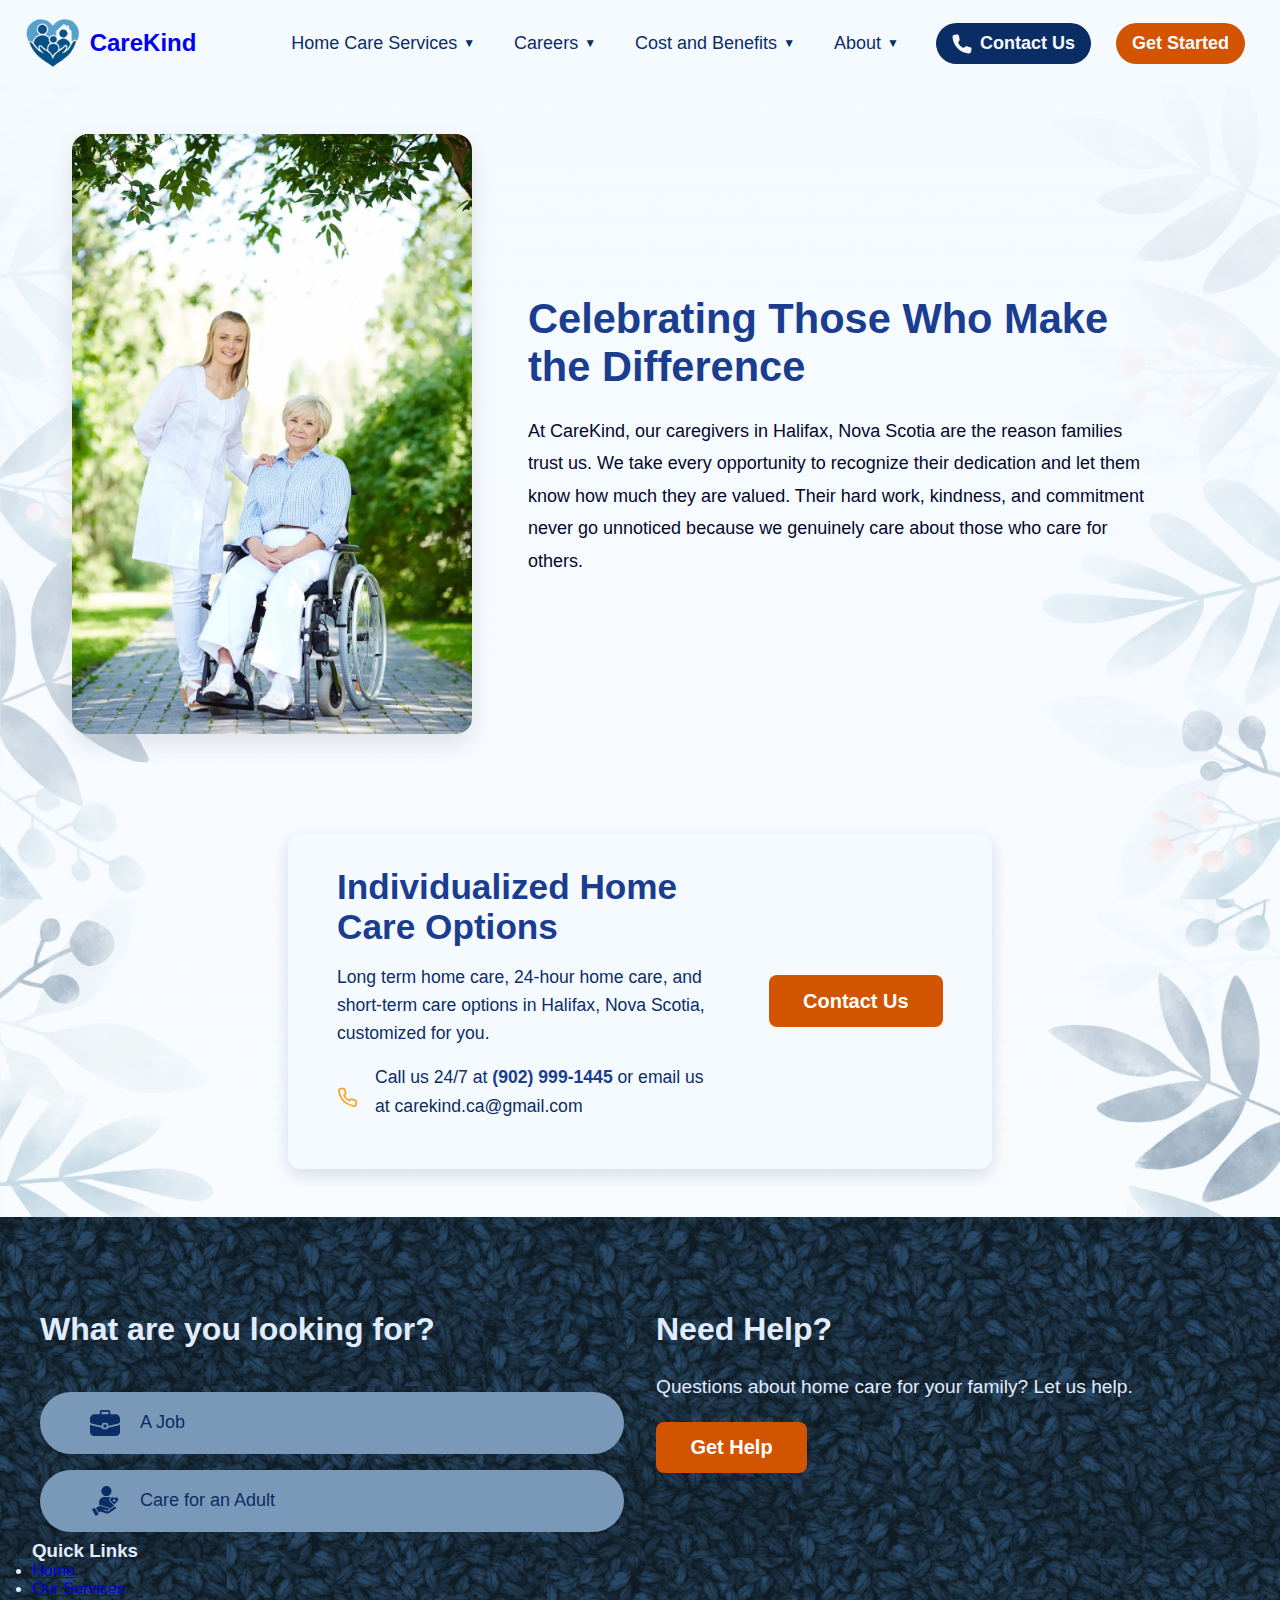
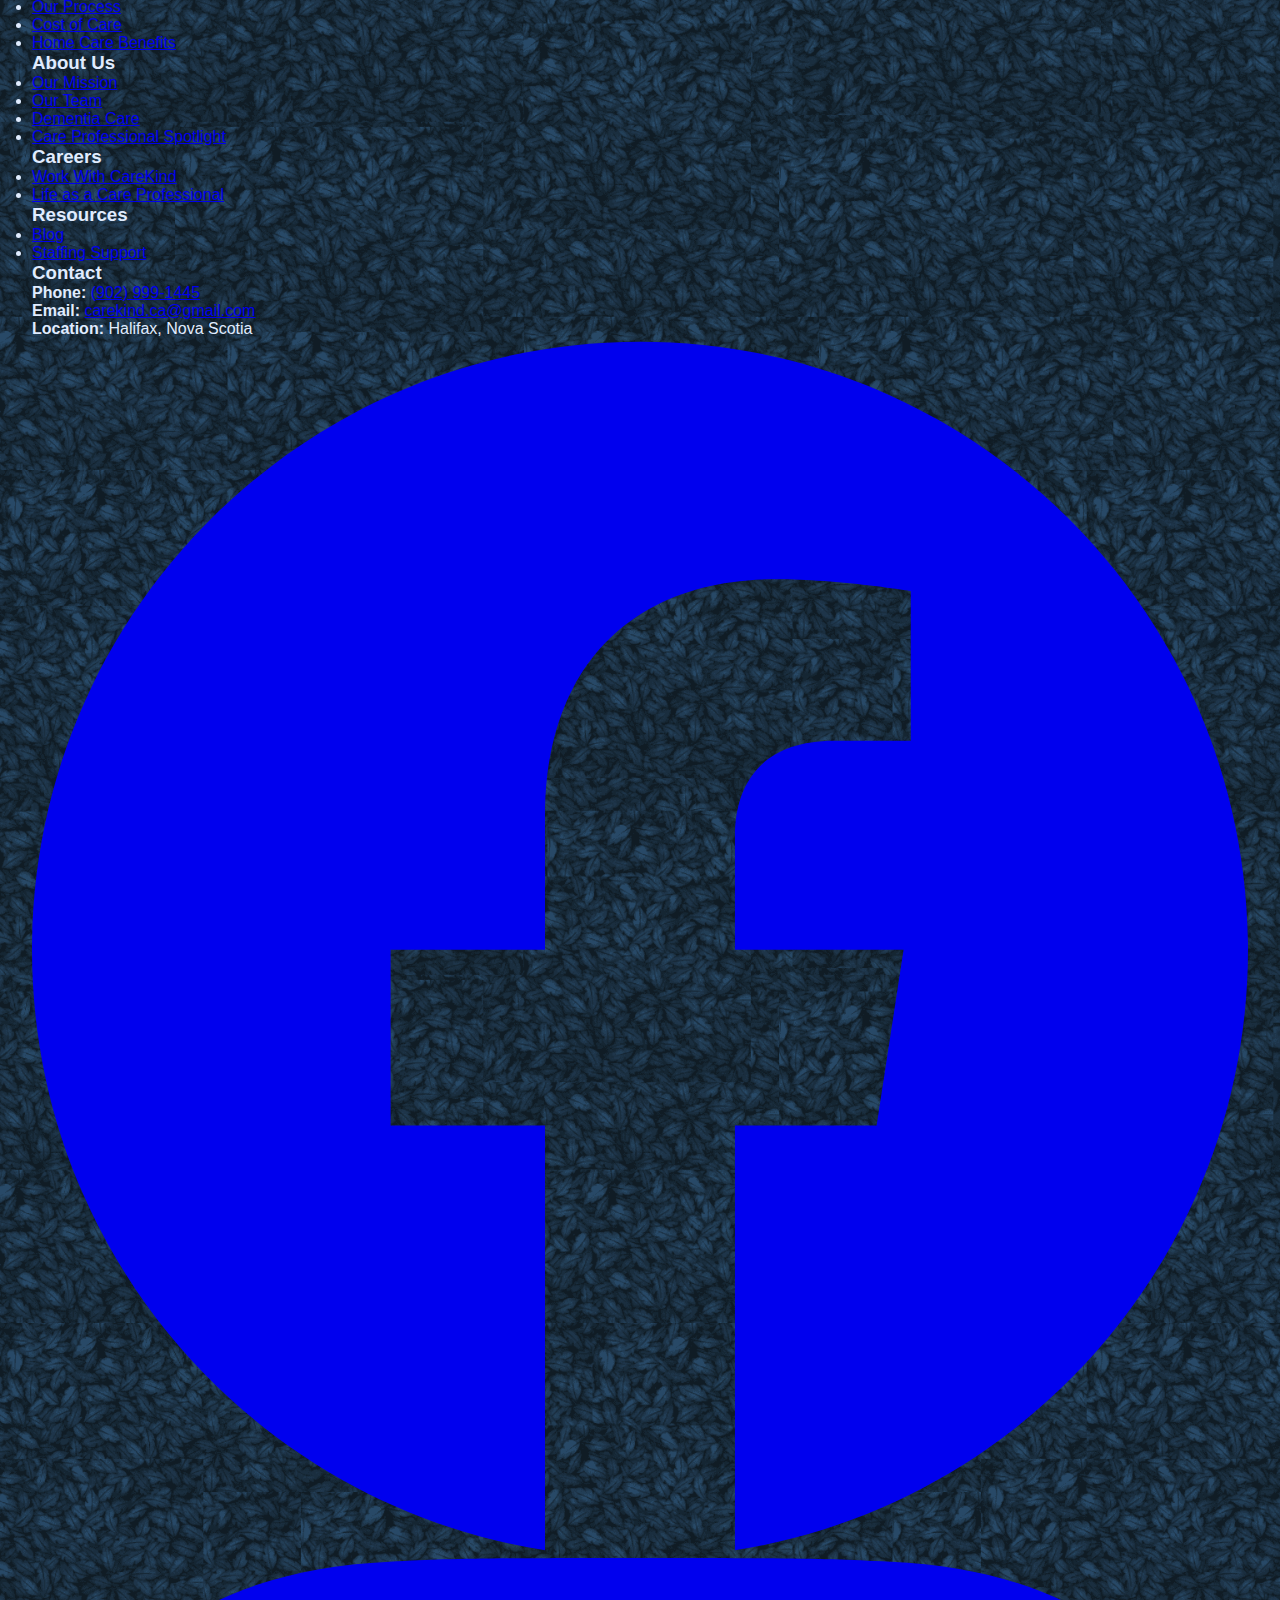
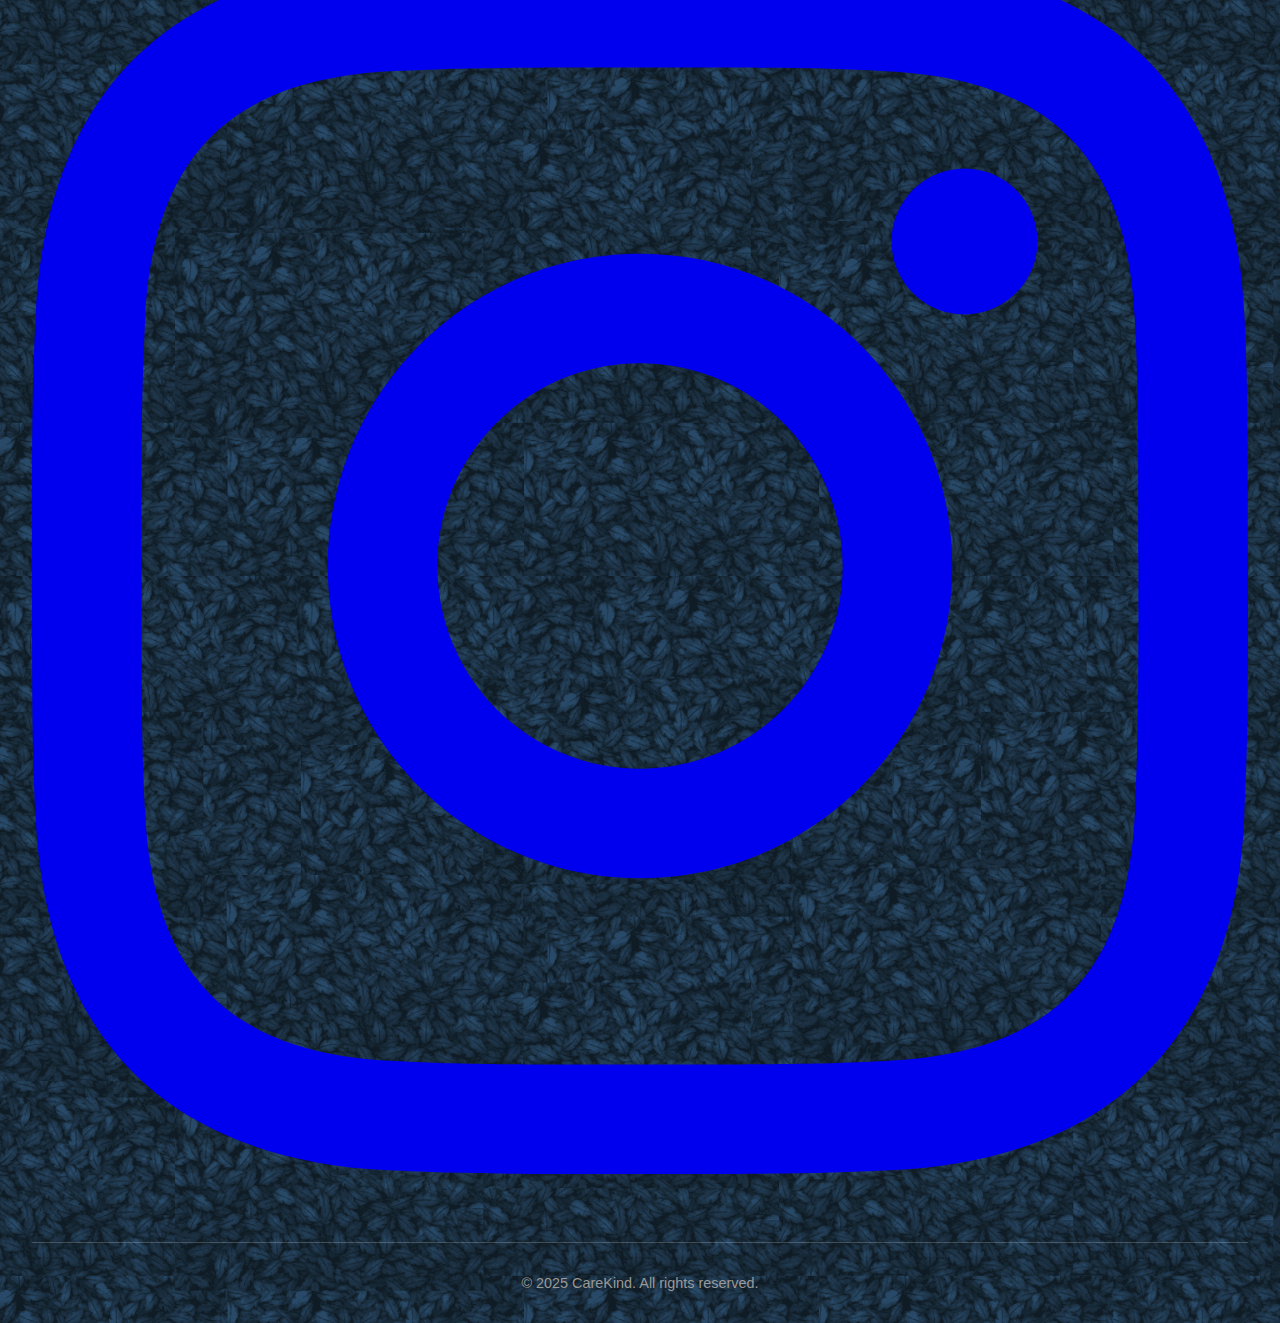
<file: spotlight.html>
<!DOCTYPE html>
<html lang="en">

<head>
  <meta charset="UTF-8" />
  <meta name="viewport" content="width=device-width, initial-scale=1.0" />
  <title>CareKind - Spotlight</title>
  <link rel="stylesheet" href="styles.css" />
  <link rel="icon" href="images/favicon.ico" type="image/x-icon" />

  <meta name="description"
    content="Meet the heart of CareKind. Our Spotlight page celebrates the caregivers who bring dedication, warmth, and compassion to every home care visit in Halifax." />
  <meta name="keywords"
    content="CareKind caregivers, Halifax home care team, caregiver spotlight, senior care staff, dedicated home care professionals, caregiver appreciation" />
  <meta name="author" content="CareKind Home Care" />

  <meta property="og:title" content="CareKind - Caregiver Spotlight" />
  <meta property="og:description"
    content="Recognizing the incredible caregivers who make a difference every day. Explore their stories and commitment to compassionate care in Halifax." />
  <meta property="og:type" content="website" />
  <meta property="og:url" content="https://carekind.ca/spotlight" />
  <meta property="og:image" content="https://carekind.ca/images/logo.png" />
  <meta property="og:site_name" content="CareKind Home Care" />
  <meta property="og:locale" content="en_CA" />

  <meta name="twitter:card" content="summary_large_image" />
  <meta name="twitter:title" content="CareKind - Caregiver Spotlight" />
  <meta name="twitter:description"
    content="Celebrate the caregivers who define excellence at CareKind. Real stories, real impact, real compassion." />
  <meta name="twitter:image" content="https://carekind.ca/images/logo.png" />

  <script type="application/ld+json">
    {
      "@context": "https://schema.org",
      "@type": "LocalBusiness",
      "name": "CareKind Home Care",
      "image": "https://carekind.ca/images/logo.png",
      "url": "https://carekind.ca",
      "telephone": "+1-902-999-1445",
      "address": {
        "@type": "PostalAddress",
        "addressLocality": "Halifax",
        "addressRegion": "NS",
        "addressCountry": "CA"
      },
      "description": "CareKind proudly highlights our exceptional caregivers who bring kindness and reliability to every home visit in Halifax. Get to know the people who make a difference."
    }
  </script>
</head>

<body>
  <header class="navv" aria-label="Main site header">
    <div class="navbar">
      <div class="container">
        <div class="brand">
          <img src="images/logo.svg" alt="CareKind Logo" class="logo" />
          <a href="index.html" class="brandtext">CareKind</a>
        </div>
        <nav aria-label="Main navigation">
          <div class="dropdown">
            <button class="dropbtn">
              Home Care Services<span class="arrow">&#9660;</span>
            </button>
            <div class="dropdown-content">
              <a href="services.html">Types of Home Care</a>
              <a href="cognitive.html">Alzheimers and Dementia Care</a>
              <a href="process.html">Our Process</a>
            </div>
          </div>

          <div class="dropdown">
            <button class="dropbtn">
              Careers <span class="arrow">&#9660;</span>
            </button>
            <div class="dropdown-content">
              <a href="career.html">Work With Carekind</a>
              <a href="experience.html">Life as a Care Professional</a>
              <a href="spotlight.html">Care Professional Spotlight</a>
            </div>
          </div>

          <div class="dropdown">
            <button class="dropbtn">
              Cost and Benefits <span class="arrow">&#9660;</span>
            </button>
            <div class="dropdown-content">
              <a href="cost.html">Cost of Care</a>
              <a href="benefits.html">Home Care Benefits</a>
            </div>
          </div>

          <div class="dropdown">
            <button class="dropbtn">
              About <span class="arrow">&#9660;</span>
            </button>
            <div class="dropdown-content">
              <a href="team.html">Our Team</a>
              <a href="mission.html">Our Mission</a>
            </div>
          </div>

          <a href="tel:9029991445" class="call-button nav-call">
            <svg viewBox="0 0 100 100" class="option-icon">
              <path
                d="M92.134 66.144c3.468.867 5.662 4.054 5.301 7.691l-1.088 11.433c-.582 9.684-7.217 13.406-15.623 11.914C39.212 92.105 7.886 60.824 2.796 19.254.416 2.16 14.201 3.904 26.143 2.544c3.66-.385 6.817 1.826 7.684 5.293l2.995 11.908c.845 3.881 3.092 8.549.107 12.343l-5.046 8.587c-1.024 1.456-1.21 3.133-.553 4.512 4.988 10.444 12.993 18.54 23.248 23.564 1.356.68 3.062.507 4.385-.44l9.047-5.353c3.689-2.88 8.42-.628 12.252.197z" />
            </svg>
            Contact Us
          </a>
          <a href="#" class="call-button get-started-btn">Get Started</a>
        </nav>

        <div class="overlay" id="overlay"></div>
        <div class="slide-panel" id="slidePanel">
          <span class="close-slide" id="closeSlide">&times;</span>

          <div class="step active" id="step1">
            <h2 class="question">What are you looking for?</h2>
            <a href="#" class="option-btn" data-next="jobForm">
              <svg viewBox="0 0 512 512" class="option-icon">
                <path
                  d="M277.131 280.54h-42.262a5.149 5.149 0 0 0-5.143 5.143v42.452a5.149 5.149 0 0 0 5.143 5.143h42.262a5.149 5.149 0 0 0 5.143-5.143v-42.452a5.149 5.149 0 0 0-5.143-5.143z">
                </path>
                <path
                  d="M433.013 106.981h-87.165V70.508c0-19.059-15.654-34.564-34.896-34.564H201.048c-19.242 0-34.896 15.505-34.896 34.564v36.474H78.987C35.434 106.981 0 142.415 0 185.969v47.341c2.932 14.277 13.24 26.028 27.505 30.593l172.13 42.067v-20.286c0-19.428 15.806-35.234 35.234-35.234h42.262c19.428 0 35.234 15.806 35.234 35.234v20.286l172.13-42.067c14.265-4.565 24.573-16.316 27.505-30.593v-47.341c0-43.554-35.434-78.988-78.987-78.988zm-117.257.001H196.244V70.508c0-2.55 2.065-4.473 4.804-4.473h109.904c2.739 0 4.804 1.923 4.804 4.473v36.474z">
                </path>
                <path
                  d="M492.981 292.778c-.288.089-.578.169-.87.24L311.166 337.24c-4.024 15.028-17.755 26.129-34.035 26.129h-42.262c-16.28 0-30.011-11.101-34.035-26.129L19.889 293.018a16.47 16.47 0 0 1-.87-.24A71.33 71.33 0 0 1 0 283.643v127.893c0 35.576 28.943 64.52 64.52 64.52h382.96c35.576 0 64.52-28.943 64.52-64.52V283.643a71.33 71.33 0 0 1-19.019 9.135z">
                </path>
              </svg>A job</a>
            <a href="#" class="option-btn" data-next="careForm">
              <svg viewBox="0 0 512 512" class="option-icon">
                <path
                  d="m138.824 465.678 9.04 14.173-47.502 30.294-68.574-107.516 47.481-30.294 59.407 93.109c.011.021.021.053.032.075.042.052.073.106.116.159zm275.929-108.9-77.402 49.61c-2.012 9.488-7.613 17.868-15.429 22.851-5.111 3.258-10.946 4.909-17.059 4.909-3.812 0-7.741-.639-11.67-1.938l-55.754-18.432c-3.961-1.31-6.112-5.59-4.802-9.562a7.559 7.559 0 0 1 9.551-4.802l55.754 18.432c5.995 1.981 11.319 1.523 15.855-1.363 4.877-3.109 8.37-8.977 9.104-15.291.032-.298.085-.575.16-.852.256-8.348-5.132-16.164-13.119-18.805L187.561 341.05c-11.915-3.94-23.362-2.641-34.043 3.876l-53.156 32.339 47.214 74.005 26.248-15.962a7.575 7.575 0 0 1 6.304-.713l100.765 33.308c13.534 4.494 27.036 2.79 39.037-4.909l115.47-74.005c8.87-5.686 11.468-17.559 5.793-26.461-5.697-8.859-17.56-11.447-26.44-5.75zm68.159-125.852c0 10.148-3.929 19.657-11.064 26.78l-58.917 58.949-58.917-58.949c-14.758-14.758-14.758-38.792 0-53.582 7.113-7.113 16.633-11.032 26.78-11.032 10.158 0 19.678 3.919 26.791 11.042a7.564 7.564 0 0 0 10.691 0c14.78-14.758 38.824-14.758 53.582 0 7.125 7.125 11.054 16.644 11.054 26.792zm-38.898 16.515c0-4.185-3.386-7.571-7.56-7.571h-15.962v-15.951c0-4.174-3.386-7.56-7.56-7.56s-7.56 3.386-7.56 7.56v15.951h-15.919a7.566 7.566 0 0 0-7.571 7.571c0 4.174 3.386 7.56 7.571 7.56h15.919v15.919c0 4.174 3.386 7.56 7.56 7.56s7.56-3.386 7.56-7.56v-15.919h15.962a7.56 7.56 0 0 0 7.56-7.56zM192.31 326.697l122.381 40.474a34.23 34.23 0 0 1 21.808 21.797l68.873-44.148v-14.333l-62.058-62.09c-20.647-20.647-20.647-54.274 0-74.953v-.011a63.278 63.278 0 0 1 1.938-1.842c-9.583-3.375-19.731-5.143-29.932-5.143h-69.81c-49.653 0-90.052 40.389-90.052 90.042v50.718c11.765-4.441 24.319-4.664 36.852-.511zm88.104-155.38c47.481 0 86.102-38.621 86.102-86.102 0-47.459-38.621-86.07-86.102-86.07-47.459 0-86.07 38.611-86.07 86.07 0 47.481 38.611 86.102 86.07 86.102z">
                </path>
              </svg>Care for an adult</a>
          </div>

          <div class="step" id="jobForm">
            <a href="#" class="back-arrow" data-back="step1" aria-label="Back">
              <img src="images/back-arrow.svg" alt="Back" class="back-icon" />
            </a>
            <h2 class="question2">Apply to be a caregiver</h2>
            <form id="jobFormFields">
              <div class="form-group">
                <input type="text" name="First Name" placeholder=" " required />
                <label>First Name</label>
              </div>
              <div class="form-group">
                <input type="text" name="Last Name" placeholder=" " required />
                <label>Last Name</label>
              </div>
              <div class="form-group">
                <input type="tel" name="Phone Number" placeholder=" " required />
                <label>Phone Number</label>
              </div>
              <div class="form-group">
                <input type="email" name="Email" placeholder=" " required />
                <label>Email</label>
              </div>
              <div class="form-group">
                <select name="Applied For" required>
                  <option value="" disabled selected hidden></option>
                  <option value="Caregiver">Caregiver</option>
                  <option value="Person Support Worker">Person Support Worker</option>
                  <option value="Continuing Care Assistance (CCA) - Home Care">Continuing Care Assistance (CCA) - Home
                    Care</option>
                </select>
                <label>What job do you want to apply for?</label>
              </div>
              <div class="form-group">
                <select name="Work Experience" required>
                  <option value="" disabled selected hidden></option>
                  <option value="No experience">No experience</option>
                  <option value="1-6 months">1-6 months</option>
                  <option value="6-12 months">6-12 months</option>
                  <option value="1-2 years">1-2 years</option>
                  <option value="2-3 years">2-3 years</option>
                  <option value="3-4 years">3-4 years</option>
                  <option value="4-5 years">4-5 years</option>
                  <option value="5-10 years">5-10 years</option>
                  <option value="10+ years">10+ years</option>
                </select>
                <label>How much work experience do you have?</label>
              </div>
              <label class="affirmation-checkbox">
                <input type="checkbox" name="identityDocs" required />
                <span>
                  I have documents that establish my identity and eligibility to work in Canada.
                </span>
              </label>
              <label class="affirmation-checkbox">
                <input type="checkbox" name="englishAffirmation" required />
                <span>
                  I can conduct business in written and spoken English.
                </span>
              </label>
              <button type="submit">Submit</button>
              <p class="submit-note">
                By clicking "Submit," you agree to our <a href="#">Privacy Policy</a>.
              </p>
            </form>
          </div>

          <div class="step" id="careForm">
            <a href="#" class="back-arrow" data-back="step1" aria-label="Back">
              <img src="images/back-arrow.svg" alt="Back" class="back-icon" />
            </a>
            <h2 class="question">Who needs care?</h2>
            <a href="#" class="option-btn" data-next="careNeeds" name="A loved One">
              <svg viewBox="0 0 512 512" class="option-icon">
                <path
                  d="M469.113 82.57C469.113 36.97 431.008 0 384 0s-85.113 36.969-85.113 82.57c0 45.602 38.105 82.57 85.113 82.57s85.113-36.968 85.113-82.57zM384 179.543c-9.074 0-17.926.953-26.465 2.746a92.635 92.635 0 0 1 6.996 6.813c16.117 17.484 24.996 40.55 24.996 64.957 0 29.539-14.394 51.144-26.933 66.664-.809 1.004-84.535 82.293-84.535 82.293-6.149 5.96-14.098 8.953-22.059 8.984-.04 0-.082.004-.121.004a31.78 31.78 0 0 1-22.234-9.04s-86.594-84.405-87.243-85.167c-15.437-17.348-23.93-39.934-23.93-63.738 0-24.407 8.88-47.473 24.997-64.957a92.635 92.635 0 0 1 6.996-6.813A128.676 128.676 0 0 0 128 179.543c-70.691 0-128 57.309-128 128v104.129c0 5.52 4.477 10 10 10h492c5.523 0 10-4.48 10-10V307.543c0-70.691-57.309-128-128-128zM213.113 82.57C213.113 36.97 175.008 0 128 0S42.887 36.969 42.887 82.57c0 45.602 38.105 82.57 85.113 82.57s85.113-36.968 85.113-82.57zm0 0">
                </path>
                <path
                  d="M154.34 254.059c0 16.82 6.265 32.035 16.375 43.113l-.008.008 78.207 76.175a10.007 10.007 0 0 0 13.941.016l74.95-72.676c10.812-13.383 19.855-27.96 19.855-46.636 0-26.508-14.082-61.317-56.531-61.317-15.566 0-29.664 6.832-39.89 17.875a60.671 60.671 0 0 0-5.239 6.524 60.72 60.72 0 0 0-5.367-6.653c-10.211-10.968-24.258-17.746-39.766-17.746-37.101 0-56.527 34.809-56.527 61.317zm0 0">
                </path>
              </svg>A parent or loved one</a>
            <a href="#" class="option-btn" data-next="careNeeds" name="Self">
              <svg viewBox="0 0 512 512" class="option-icon">
                <path
                  d="M210.352 246.633c33.882 0 63.222-12.153 87.195-36.13 23.973-23.972 36.125-53.304 36.125-87.19 0-33.876-12.152-63.211-36.129-87.192C273.566 12.152 244.23 0 210.352 0c-33.887 0-63.22 12.152-87.192 36.125s-36.129 53.309-36.129 87.188c0 33.886 12.156 63.222 36.133 87.195 23.977 23.969 53.313 36.125 87.188 36.125zM426.129 393.703c-.692-9.976-2.09-20.86-4.149-32.351-2.078-11.579-4.753-22.524-7.957-32.528-3.308-10.34-7.808-20.55-13.37-30.336-5.774-10.156-12.555-19-20.165-26.277-7.957-7.613-17.699-13.734-28.965-18.2-11.226-4.44-23.668-6.69-36.976-6.69-5.227 0-10.281 2.144-20.043 8.5a2711.03 2711.03 0 0 1-20.879 13.46c-6.707 4.274-15.793 8.278-27.016 11.903-10.949 3.543-22.066 5.34-33.039 5.34-10.972 0-22.086-1.797-33.047-5.34-11.21-3.622-20.296-7.625-26.996-11.899-7.77-4.965-14.8-9.496-20.898-13.469-9.75-6.355-14.809-8.5-20.035-8.5-13.313 0-25.75 2.254-36.973 6.7-11.258 4.457-21.004 10.578-28.969 18.199-7.605 7.281-14.39 16.12-20.156 26.273-5.558 9.785-10.058 19.992-13.371 30.34-3.2 10.004-5.875 20.945-7.953 32.524-2.059 11.476-3.457 22.363-4.149 32.363A438.821 438.821 0 0 0 0 423.949c0 26.727 8.496 48.363 25.25 64.32 16.547 15.747 38.441 23.735 65.066 23.735h246.532c26.625 0 48.511-7.984 65.062-23.734 16.758-15.946 25.254-37.586 25.254-64.325-.004-10.316-.351-20.492-1.035-30.242zm0 0">
                </path>
              </svg>Me</a>
          </div>
          <div class="step" id="careNeeds">
            <a href="#" class="back-arrow" data-back="careForm" aria-label="Back">
              <img src="images/back-arrow.svg" alt="Back" class="back-icon" />
            </a>
            <h2 class="question">What kinds of assistance are needed?</h2>
            <label class="mcq-btn">
              <svg viewBox="0 0 512 512" class="option-icon">
                <path
                  d="M437.852 43.198C429.36 34.688 418.066 30 406.05 30h-19.945v20c0 22.056-17.924 40-39.956 40h-179.8c-22.032 0-39.956-17.944-39.956-40V30h-20.011c-24.758 0-44.922 20.164-44.95 44.95l-.432 392c-.014 12.029 4.656 23.341 13.147 31.852C82.64 507.313 93.934 512 105.95 512h299.667c24.758 0 44.923-20.164 44.95-44.95l.433-392c.014-12.029-4.656-23.341-13.148-31.852zM261.094 180h106.453c8.275 0 14.983 6.716 14.983 15s-6.708 15-14.983 15H261.094c-8.275 0-14.983-6.716-14.983-15s6.708-15 14.983-15zm0 100h106.453c8.275 0 14.983 6.716 14.983 15s-6.708 15-14.983 15H261.094c-8.275 0-14.983-6.716-14.983-15s6.708-15 14.983-15zm0 100h106.881c8.275 0 14.983 6.716 14.983 15s-6.708 15-14.983 15H261.094c-8.275 0-14.983-6.716-14.983-15s6.708-15 14.983-15zM133.431 180.592c5.852-5.858 15.338-5.858 21.19 0l8.147 8.157 34.554-34.592c5.852-5.857 15.338-5.859 21.189 0 5.851 5.857 5.851 15.355 0 21.213l-45.149 45.198a14.972 14.972 0 0 1-21.19 0l-18.742-18.764c-5.851-5.857-5.851-15.355.001-21.212zm0 107.637c5.852-5.858 15.338-5.858 21.19 0l8.147 8.156 34.554-34.592c5.851-5.857 15.338-5.857 21.189 0s5.851 15.355 0 21.213l-45.149 45.199a14.974 14.974 0 0 1-21.19 0l-18.742-18.764c-5.851-5.857-5.851-15.354.001-21.212zm0 100c5.852-5.858 15.338-5.858 21.19 0l8.147 8.156 34.554-34.592c5.851-5.857 15.338-5.857 21.189 0s5.851 15.355 0 21.213l-45.149 45.199a14.974 14.974 0 0 1-21.19 0l-18.742-18.764c-5.851-5.857-5.851-15.354.001-21.212z">
                </path>
                <path
                  d="M156.361 50c0 5.523 4.472 10 9.989 10h179.8c5.517 0 9.989-4.477 9.989-10V10c0-5.523-4.472-10-9.989-10h-179.8c-5.517 0-9.989 4.477-9.989 10z">
                </path>
              </svg>
              <input type="checkbox" name="Everyday Tasks" />
              <span>Everyday tasks</span>
            </label>
            <label class="mcq-btn">
              <svg viewBox="0 0 512 512" class="option-icon">
                <circle cx="133.667" cy="44.795" r="44.793" transform="rotate(-45 133.669 44.823)"></circle>
                <path
                  d="m247.973 200.177 11.45 34.505 6.367 1.603a20.5 20.5 0 0 0 5.003.623c.045 0 .09-.005.135-.006v-14.996a44.914 44.914 0 0 1 7.236-24.482c-.776-.3-1.57-.571-2.398-.78l-36.65-9.224a27.377 27.377 0 0 1 8.857 12.757zM489.114 464.248h-17.351c8.434-5.468 12.666-16.003 9.698-26.144l-29.362-100.318a23.346 23.346 0 0 0-22.406-16.789h-38.839V293.18l54.176-24.922c9.762-4.49 14.035-16.044 9.544-25.806-4.49-9.761-16.044-14.035-25.806-9.544l-37.914 17.441v-28.443c0-18.33-14.859-33.19-33.19-33.19h-41.546c-18.33 0-33.19 14.859-33.19 33.19v20.396l22.977-16.87-37.44 41.61c-6.369 7.079-6.679 17.728-.731 25.164l53.963 67.478a19.766 19.766 0 0 0 1.595 1.761v24.019a31.159 31.159 0 0 1 14.919 0v-18.529a19.355 19.355 0 0 0 10.831-4.208c8.392-6.711 9.754-18.954 3.043-27.345l-43.653-54.585 26.398-29.339-14.749 25.293 25.676 32.106c52.929 7.393 92.966 52.874 92.966 106.925 0 10.043-1.383 19.768-3.961 29l1.884 6.438a23.243 23.243 0 0 0 9.721 13.028h-19.153a108.447 108.447 0 0 1-17.291 24.864h79.188c6.866 0 12.432-5.566 12.432-12.432s-5.562-12.432-12.429-12.432zM343.628 176.717c.102.008.201.022.303.029 23.864 1.693 44.476-16.298 46.161-40.043 1.69-23.805-16.238-44.472-40.043-46.161-23.805-1.69-44.472 16.238-46.161 40.043-1.682 23.703 16.088 44.288 39.74 46.132zM273.315 324.395l-3.741-11.274-14.477-18.103c-6.961-8.704-7.156-20.632-1.299-29.441l-4.46-13.443a34.835 34.835 0 0 1-4.981 22.083 34.843 34.843 0 0 1-10.327 10.734l18.678 56.291a108.786 108.786 0 0 1 20.607-16.847zM209.832 211.885l23.054 14.183a34.837 34.837 0 0 1 11.778 11.981l-10.992-33.126c-2.163-6.517-9.2-10.046-15.715-7.884-6.229 2.066-9.715 8.583-8.125 14.846z" />
                <path
                  d="M359.425 325.947c.385.806 12.615 12.342 7.254 30.44a69.971 69.971 0 0 1 20.093 18.439l-33.512 19.348a31.222 31.222 0 0 1 7.475 12.911l33.512-19.348c3.806 8.583 5.938 18.068 5.938 28.046s-2.132 19.463-5.938 28.046l-33.512-19.348a31.222 31.222 0 0 1-7.475 12.911l33.512 19.348c-11.258 15.357-28.661 25.935-48.561 28.071v-38.709a31.15 31.15 0 0 1-14.919 0v38.709c-19.9-2.136-37.302-12.714-48.56-28.071l33.512-19.348a31.222 31.222 0 0 1-7.475-12.911l-33.512 19.348c-3.806-8.583-5.938-18.068-5.938-28.046s2.132-19.462 5.938-28.046l33.512 19.348a31.222 31.222 0 0 1 7.475-12.911l-33.512-19.348a69.867 69.867 0 0 1 26.646-21.937l-15.856-19.827c-29.216 16.039-49.067 47.104-49.067 82.72 0 51.996 42.302 94.298 94.297 94.298 51.996 0 94.298-42.302 94.298-94.298-.001-42.001-27.606-77.672-65.625-89.835z" />
                <circle cx="330.752" cy="415.783" r="21.279" />
                <path
                  d="m225.255 238.47-64.572-39.726-18.377-52.76 25.023 39.751 27.714 17.05c2.058-9.085 8.681-16.902 18.168-20.05 1.198-.398 2.404-.7 3.611-.927l-11.291-2.842-27.417-31.582.554-8.289c1.115-16.674-11.499-31.095-28.173-32.21l-53.841-3.6c-16.674-1.115-31.095 11.499-32.21 28.173L54.378 286.383s2.921 58.824 4.333 87.216L10.929 475.346c-5.698 12.289-.355 26.869 11.933 32.567 12.285 5.697 26.868.356 32.567-11.933l50.329-107.239a24.52 24.52 0 0 0 2.245-11.538l-4.363-87.526 11.056.739 27.138 80.702 10.299 116.678c1.115 12.769 11.823 22.395 24.405 22.394 14.489 0 25.705-12.396 24.46-26.66l-10.552-119.59a24.501 24.501 0 0 0-1.187-5.685l-21.622-64.299 2.31-24.422-49.653-30.547c-5.537-3.407-8.882-9.141-9.571-15.135l-7.019-64.423 20.771 59.633a20.442 20.442 0 0 0 8.591 10.685l70.771 43.539c9.575 5.889 22.178 2.956 28.117-6.698 5.915-9.615 2.916-22.203-6.699-28.118z" />
              </svg>
              <input type="checkbox" name="Mobility" />
              <span>Mobility</span>
            </label>
            <label class="mcq-btn">
              <svg viewBox="0 0 64 64" class="option-icon">
                <path
                  d="M57.91 35.43c5.072-6.015.254-12.395-6.72-18.73a8.312 8.312 0 0 1-6.07 5.8.998.998 0 0 1-.29-1.95 6.74 6.74 0 0 0 4.68-5.29 27.016 27.016 0 0 0-9.22-5.18c-2.928 2.569-6.137 6.52-3.37 11.96a.998.998 0 0 1-1.75.96c-3.048-5.918-.281-10.237 2.83-13.53a27.876 27.876 0 0 0-18.78 3.03 9.165 9.165 0 0 1 6.21 2.9 1 1 0 1 1-1.4 1.43c-3.995-4.243-9.959-2.177-12.38 2.55-3.223 5.77-.625 8.933 3.58 9.69a1 1 0 0 1-.27 1.98c-.18-.02-4.39-.64-6.08-3.95a5.756 5.756 0 0 1-.37-.89c-3.53 4.46-3.3 7.94.58 12.01a4.341 4.341 0 0 0 4.29 1.33c3.144-.795 7.396-2.555 8.27-4.82.804-1.997-.93-2.193.38-3.32 1.709-.767 2.244 2.153 1.5 4.02-.683 1.935-3.347 3.804-5.69 4.71a7.365 7.365 0 0 0 3.2 4.06c3.17 1.96 7.4 1.56 9.19 1.08a1.529 1.529 0 0 1 1.4.31 9.717 9.717 0 0 0 4.14 2.1 2.599 2.599 0 0 1 1.63 1.01l4.17 5.98a1.01 1.01 0 0 0 .82.43h3.49a1.003 1.003 0 0 0 1-1v-4.07c8.374-1.982 13.838-5.919 10.85-13.43a1.067 1.067 0 0 1 .18-1.18zm-9.7-6.81 4.07-.93a1 1 0 0 1 .45 1.95l-4.07.93a.859.859 0 0 1-.22.02 1 1 0 0 1-.23-1.97zm-7.75 5.22c1.055-1.942 2.091-6.127-1.06-7.45a1 1 0 0 1-.46-1.34c1.243-1.88 4.2 1.747 4.35 3 .71 2.46-.33 5.22-1.01 6.63a11.902 11.902 0 0 1 4.66 6.43 1.003 1.003 0 1 1-1.89.67c-2.609-7.844-8.953-7.105-12.92-4.72a1.003 1.003 0 0 1-1.08-1.69c.2-.12 4.83-3.02 9.41-1.53zm-17.9-7.96c-1.005-.103-4.125-.098-3.66-1.85a1 1 0 0 1 1.27-.61 5.118 5.118 0 0 0 7.09-3.3 1.003 1.003 0 0 1 1.92.58 8.697 8.697 0 0 1-1.66 2.9 4.498 4.498 0 0 0 1.51 2.47 3.78 3.78 0 0 0 2.98.56 1 1 0 0 1 1.15.83 1.013 1.013 0 0 1-.83 1.15 5.637 5.637 0 0 1-6.46-3.63 6.204 6.204 0 0 1-3.31.9z" />
              </svg>
              <input type="checkbox" name="Memory Care" />
              <span>Memory care</span>
            </label>
            <label class="mcq-btn">
              <svg viewBox="0 0 95 95" class="option-icon">
                <path
                  d="M95.6 46.3 74 8.5c-.6-1.3-2-2-3.5-2l-44.1-.3c-1.4 0-2.6.8-3.5 2L.6 45.6c-.8 1.3-.8 2.8 0 4l21.6 37.8c.6 1.3 2 2 3.5 2l44.1.4c1.4 0 2.6-.8 3.5-2l22.4-37.4c.4-1.1.4-2.5-.1-4.1zm-26.2 5.9H52.2v17c0 2.2-1.8 4-4 4s-4-1.8-4-4v-17H26.8c-2.2 0-4-1.8-4-4s1.8-4 4-4H44v-17c0-2.2 1.8-4 4-4s4 1.8 4 4v17h17.1c2.2 0 4 1.8 4 4s-1.5 4-3.7 4z" />
              </svg>
              <input type="checkbox" name="Other" />
              <span>Other</span>
            </label>
            <a href="#" class="option-btn" id="next" data-next="careRequest">Next</a>
          </div>

          <div class="step" id="careRequest">
            <a href="#" class="back-arrow" data-back="careNeeds" aria-label="Back">
              <img src="images/back-arrow.svg" alt="Back" class="back-icon" />
            </a>
            <h2 class="question2">Find care for a loved one</h2>
            <form id="careRequestForm">
              <div class="form-group">
                <input type="text" name="First Name" placeholder=" " required />
                <label>First Name</label>
              </div>
              <div class="form-group">
                <input type="text" name="Last Name" placeholder=" " required />
                <label>Last Name</label>
              </div>
              <div class="form-group">
                <input type="tel" name="Phone Number" placeholder=" " required />
                <label>Phone Number</label>
              </div>
              <div class="form-group">
                <input type="email" name="Email" placeholder=" " required />
                <label>Email</label>
              </div>
              <div class="form-group">
                <input type="text" name="Postal Code" placeholder=" " required />
                <label>Postal Code</label>
              </div>

              <button type="submit">Request a care consultation</button>
              <p class="submit-note">
                By clicking "Request a Care Consultation," you agree to our
                <a href="#" target="_blank" rel="noopener noreferrer">Privacy Policy</a>.
              </p>
            </form>
          </div>
        </div>



        <div class="hamburger" aria-expanded="false" role="button" tabindex="0">
          <div class="hamburger-icon"></div>
          <div class="hamburger-icon"></div>
          <div class="hamburger-icon"></div>
        </div>

        <span class="close-icon" aria-label="Close menu">&times;</span>
      </div>
    </div>

    <a href="tel:9029991445" class="call-button contact-bar" aria-label="Call us at 902-999-1445">
      <svg viewBox="0 0 100 100" class="option-icon">
        <path
          d="M92.134 66.144c3.468.867 5.662 4.054 5.301 7.691l-1.088 11.433c-.582 9.684-7.217 13.406-15.623 11.914C39.212 92.105 7.886 60.824 2.796 19.254.416 2.16 14.201 3.904 26.143 2.544c3.66-.385 6.817 1.826 7.684 5.293l2.995 11.908c.845 3.881 3.092 8.549.107 12.343l-5.046 8.587c-1.024 1.456-1.21 3.133-.553 4.512 4.988 10.444 12.993 18.54 23.248 23.564 1.356.68 3.062.507 4.385-.44l9.047-5.353c3.689-2.88 8.42-.628 12.252.197z" />
      </svg>
      Contact Us
    </a>
  </header>
  <div id="page-content">

    <section class="services-hero-page">
      <div class="hero-text">
        <h1>Celebrating Those Who Make the Difference</h1>
        <p>At CareKind, our caregivers in Halifax, Nova Scotia are the reason families trust us. We take every
          opportunity to recognize their dedication and let them know how much they are valued. Their hard work,
          kindness, and commitment never go unnoticed because we genuinely care about those who care for others.</p>
      </div>
      <div class="hero-image">
        <img class="float-left" src="images/spotlight1.webp" alt="Caregiver with an elderly woman among trees" />
      </div>
    </section>


    <section class="home-care-container">
      <div class="home-care-text">
        <h2>Individualized Home Care Options</h2>
        <p>
          Long term home care, 24-hour home care, and short-term care options in Halifax, Nova Scotia, customized for
          you.
        </p>
        <div class="contact-info">
          <p class="phone-number">
            <span class="phone-icon">
              <svg xmlns="http://www.w3.org/2000/svg" width="20" height="20" viewBox="0 0 23 23" fill="none"
                stroke="currentColor" stroke-width="2" stroke-linecap="round" stroke-linejoin="round">
                <path
                  d="M22 16.92v3a2 2 0 0 1-2.18 2 19.79 19.79 0 0 1-8.63-3.07 19.5 19.5 0 0 1-6-6 19.79 19.79 0 0 1-3.07-8.67A2 2 0 0 1 4.11 2h3a2 2 0 0 1 2 1.72 12.84 12.84 0 0 0 .7 2.81 2 2 0 0 1-.45 2.11L8.09 9.91a16 16 0 0 0 6 6l1.27-1.27a2 2 0 0 1 2.11-.45 12.84 12.84 0 0 0 2.81.7A2 2 0 0 1 22 16.92z">
                </path>
              </svg>
            </span>
            <span>Call us 24/7 at <a href="tel:9029991445">(902) 999-1445</a> or email us at carekind.ca@gmail.com</span>
          </p>
        </div>
      </div>
      <div class="contact-btn-container">
        <a href="tel:9029991445" class="cta-button2">Contact Us</a>
      </div>
    </section>

  </div>

  <footer class="leaf-footer" aria-label="Site footer">
    <div class="footer-inner">

      <div class="left-footer">
        <h2 class="question3">What are you looking for?</h2>
        <a href="#" class="option-btn" data-next="jobForm" id="footerApplyJobBtn" aria-label="Apply for a job">
          <svg viewBox="0 0 512 512" class="option-icon">
            <path
              d="M277.131 280.54h-42.262a5.149 5.149 0 0 0-5.143 5.143v42.452a5.149 5.149 0 0 0 5.143 5.143h42.262a5.149 5.149 0 0 0 5.143-5.143v-42.452a5.149 5.149 0 0 0-5.143-5.143z">
            </path>
            <path
              d="M433.013 106.981h-87.165V70.508c0-19.059-15.654-34.564-34.896-34.564H201.048c-19.242 0-34.896 15.505-34.896 34.564v36.474H78.987C35.434 106.981 0 142.415 0 185.969v47.341c2.932 14.277 13.24 26.028 27.505 30.593l172.13 42.067v-20.286c0-19.428 15.806-35.234 35.234-35.234h42.262c19.428 0 35.234 15.806 35.234 35.234v20.286l172.13-42.067c14.265-4.565 24.573-16.316 27.505-30.593v-47.341c0-43.554-35.434-78.988-78.987-78.988zm-117.257.001H196.244V70.508c0-2.55 2.065-4.473 4.804-4.473h109.904c2.739 0 4.804 1.923 4.804 4.473v36.474z">
            </path>
            <path
              d="M492.981 292.778c-.288.089-.578.169-.87.24L311.166 337.24c-4.024 15.028-17.755 26.129-34.035 26.129h-42.262c-16.28 0-30.011-11.101-34.035-26.129L19.889 293.018a16.47 16.47 0 0 1-.87-.24A71.33 71.33 0 0 1 0 283.643v127.893c0 35.576 28.943 64.52 64.52 64.52h382.96c35.576 0 64.52-28.943 64.52-64.52V283.643a71.33 71.33 0 0 1-19.019 9.135z">
            </path>
          </svg>
          A Job
        </a>
        <a href="#" class="option-btn carebutton" data-next="careForm" id="footerCareAdultBtn"
          aria-label="Request care for an adult">
          <svg viewBox="0 0 512 512" class="option-icon">
            <path
              d="m138.824 465.678 9.04 14.173-47.502 30.294-68.574-107.516 47.481-30.294 59.407 93.109c.011.021.021.053.032.075.042.052.073.106.116.159zm275.929-108.9-77.402 49.61c-2.012 9.488-7.613 17.868-15.429 22.851-5.111 3.258-10.946 4.909-17.059 4.909-3.812 0-7.741-.639-11.67-1.938l-55.754-18.432c-3.961-1.31-6.112-5.59-4.802-9.562a7.559 7.559 0 0 1 9.551-4.802l55.754 18.432c5.995 1.981 11.319 1.523 15.855-1.363 4.877-3.109 8.37-8.977 9.104-15.291.032-.298.085-.575.16-.852.256-8.348-5.132-16.164-13.119-18.805L187.561 341.05c-11.915-3.94-23.362-2.641-34.043 3.876l-53.156 32.339 47.214 74.005 26.248-15.962a7.575 7.575 0 0 1 6.304-.713l100.765 33.308c13.534 4.494 27.036 2.79 39.037-4.909l115.47-74.005c8.87-5.686 11.468-17.559 5.793-26.461-5.697-8.859-17.56-11.447-26.44-5.75zm68.159-125.852c0 10.148-3.929 19.657-11.064 26.78l-58.917 58.949-58.917-58.949c-14.758-14.758-14.758-38.792 0-53.582 7.113-7.113 16.633-11.032 26.78-11.032 10.158 0 19.678 3.919 26.791 11.042a7.564 7.564 0 0 0 10.691 0c14.78-14.758 38.824-14.758 53.582 0 7.125 7.125 11.054 16.644 11.054 26.792zm-38.898 16.515c0-4.185-3.386-7.571-7.56-7.571h-15.962v-15.951c0-4.174-3.386-7.56-7.56-7.56s-7.56 3.386-7.56 7.56v15.951h-15.919a7.566 7.566 0 0 0-7.571 7.571c0 4.174 3.386 7.56 7.571 7.56h15.919v15.919c0 4.174 3.386 7.56 7.56 7.56s7.56-3.386 7.56-7.56v-15.919h15.962a7.56 7.56 0 0 0 7.56-7.56zM192.31 326.697l122.381 40.474a34.23 34.23 0 0 1 21.808 21.797l68.873-44.148v-14.333l-62.058-62.09c-20.647-20.647-20.647-54.274 0-74.953v-.011a63.278 63.278 0 0 1 1.938-1.842c-9.583-3.375-19.731-5.143-29.932-5.143h-69.81c-49.653 0-90.052 40.389-90.052 90.042v50.718c11.765-4.441 24.319-4.664 36.852-.511zm88.104-155.38c47.481 0 86.102-38.621 86.102-86.102 0-47.459-38.621-86.07-86.102-86.07-47.459 0-86.07 38.611-86.07 86.07 0 47.481 38.611 86.102 86.07 86.102z">
            </path>
          </svg>
          Care for an Adult
        </a>
      </div>

      <div class="right-footer">
        <h2 class="question3">Need Help?</h2>
        <p>Questions about home care for your family? Let us help.</p>
        <a href="tel:9029991445" class="cta-button2" aria-label="Get Help by phone">Get Help</a>
      </div>
    </div>

    <div class="footer-inner2">
      <div class="footer-column">
        <h3>Quick Links</h3>
        <ul>
          <li><a href="index.html">Home</a></li>
          <li><a href="services.html">Our Services</a></li>
          <li><a href="process.html">Our Process</a></li>
          <li><a href="cost.html">Cost of Care</a></li>
          <li><a href="benefits.html">Home Care Benefits</a></li>
        </ul>
      </div>

      <div class="footer-column">
        <h3>About Us</h3>
        <ul>
          <li><a href="mission.html">Our Mission</a></li>
          <li><a href="team.html">Our Team</a></li>
          <li><a href="dementia.html">Dementia Care</a></li>
          <li><a href="spotlight.html">Care Professional Spotlight</a></li>
        </ul>
      </div>

      <div class="footer-column">
        <h3>Careers</h3>
        <ul>
          <li><a href="career.html">Work With CareKind</a></li>
          <li><a href="spotlight.html">Life as a Care Professional</a></li>
        </ul>
      </div>

      <div class="footer-column">
        <h3>Resources</h3>
        <ul>
          <li><a href="blog.html">Blog</a></li>
          <li><a href="staffing.html">Staffing Support</a></li>
        </ul>
      </div>
      
      <div class="footer-column">
        <h3>Contact</h3>
        <p class="footer-contact">
          <strong>Phone:</strong> <a href="tel:9029991445">(902) 999-1445</a><br>
          <strong>Email:</strong> <a href="mailto:carekind.ca@gmail.com">carekind.ca@gmail.com</a><br>
          <strong>Location:</strong> Halifax, Nova Scotia
        </p>
        <div class="social-links">
          <a href="https://www.facebook.com/people/CareKind-Home-Care-Services/61578882654115/" target="_blank" rel="noopener noreferrer" aria-label="Visit our Facebook page" class="social-icon">
            <svg viewBox="0 0 24 24" fill="currentColor">
              <path d="M24 12.073c0-6.627-5.373-12-12-12s-12 5.373-12 12c0 5.99 4.388 10.954 10.125 11.854v-8.385H7.078v-3.47h3.047V9.43c0-3.007 1.792-4.669 4.533-4.669 1.312 0 2.686.235 2.686.235v2.953H15.83c-1.491 0-1.956.925-1.956 1.874v2.25h3.328l-.532 3.47h-2.796v8.385C19.612 23.027 24 18.062 24 12.073z"/>
            </svg>
          </a>
          <a href="https://www.instagram.com/carekind_homecareservices/" target="_blank" rel="noopener noreferrer" aria-label="Visit our Instagram page" class="social-icon">
            <svg viewBox="0 0 24 24" fill="currentColor">
              <path d="M12 2.163c3.204 0 3.584.012 4.85.07 3.252.148 4.771 1.691 4.919 4.919.058 1.265.069 1.645.069 4.849 0 3.205-.012 3.584-.069 4.849-.149 3.225-1.664 4.771-4.919 4.919-1.266.058-1.644.07-4.85.07-3.204 0-3.584-.012-4.849-.07-3.26-.149-4.771-1.699-4.919-4.92-.058-1.265-.07-1.644-.07-4.849 0-3.204.013-3.583.07-4.849.149-3.227 1.664-4.771 4.919-4.919 1.266-.057 1.645-.069 4.849-.069zm0-2.163c-3.259 0-3.667.014-4.947.072-4.358.2-6.78 2.618-6.98 6.98-.059 1.281-.073 1.689-.073 4.948 0 3.259.014 3.668.072 4.948.2 4.358 2.618 6.78 6.98 6.98 1.281.058 1.689.072 4.948.072 3.259 0 3.668-.014 4.948-.072 4.354-.2 6.782-2.618 6.979-6.98.059-1.28.073-1.689.073-4.948 0-3.259-.014-3.667-.072-4.947-.196-4.354-2.617-6.78-6.979-6.98-1.281-.059-1.69-.073-4.949-.073zm0 5.838c-3.403 0-6.162 2.759-6.162 6.162s2.759 6.163 6.162 6.163 6.162-2.759 6.162-6.163c0-3.403-2.759-6.162-6.162-6.162zm0 10.162c-2.209 0-4-1.79-4-4 0-2.209 1.791-4 4-4s4 1.791 4 4c0 2.21-1.791 4-4 4zm6.406-11.845c-.796 0-1.441.645-1.441 1.44s.645 1.44 1.441 1.44c.795 0 1.439-.645 1.439-1.44s-.644-1.44-1.439-1.44z"/>
            </svg>
          </a>
        </div>
      </div>
    </div>

    <div class="standard-footer">
      <p>&copy; 2025 CareKind. All rights reserved.</p>
    </div>
  </footer>



  <div class="mobile-get-started-bar">
    <a href="#" class="call-button get-started-btn" aria-label="Get Started">Get Started</a>
  </div>
  <script src="script.js"></script>
</body>

</html>
</file>
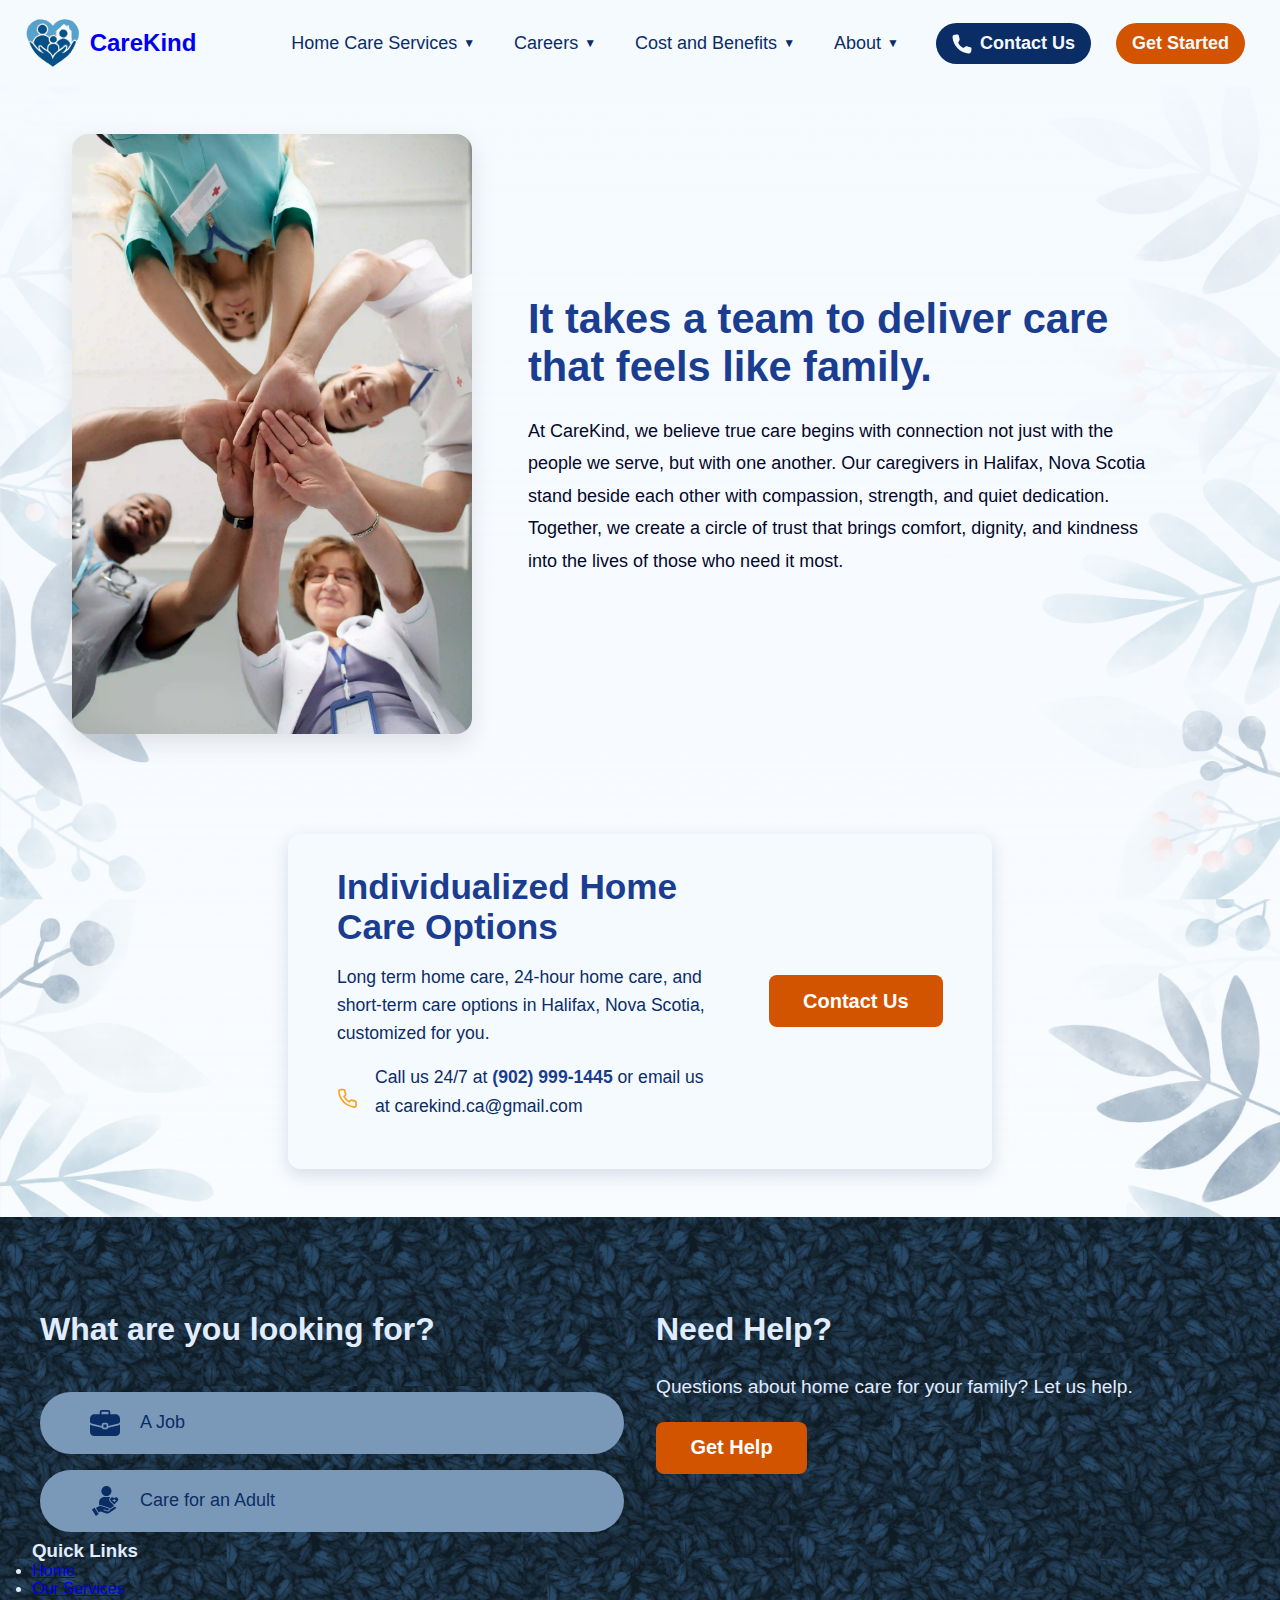
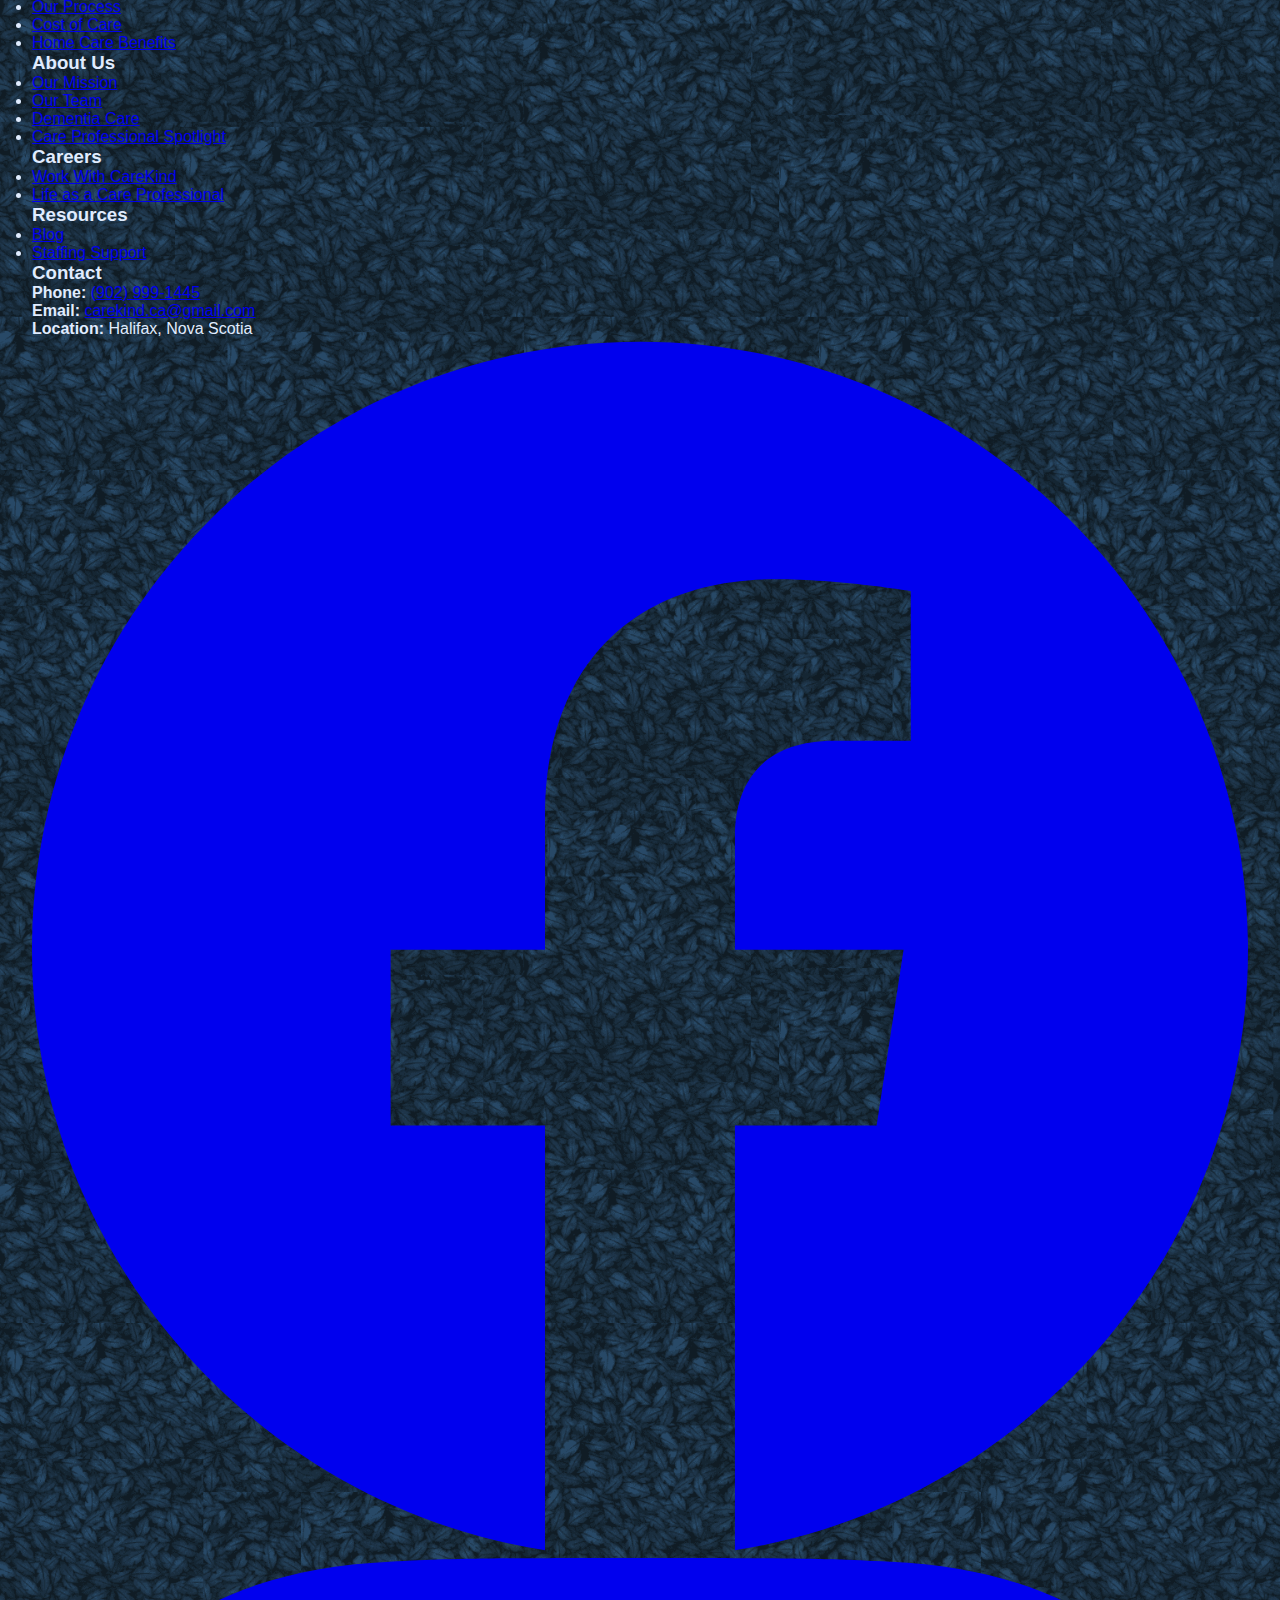
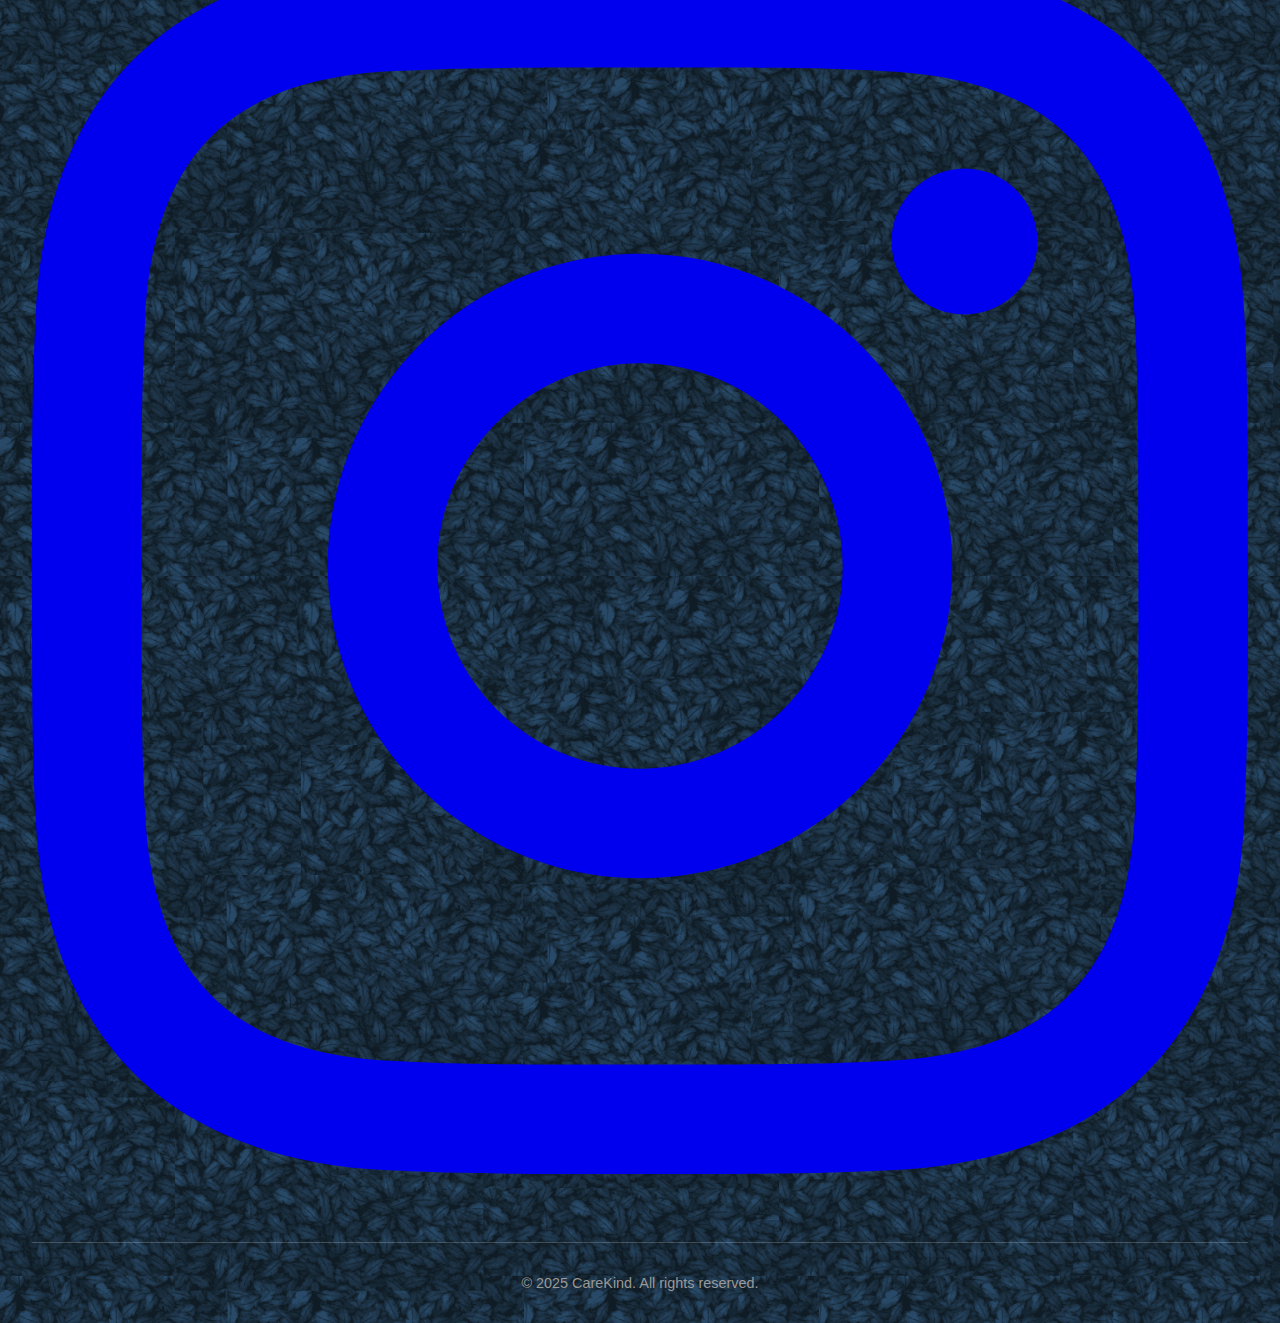
<file: team.html>
<!DOCTYPE html>
<html lang="en">

<head>
  <meta charset="UTF-8" />
  <meta name="viewport" content="width=device-width, initial-scale=1.0" />
  <title>CareKind - Our Team</title>
  <link rel="stylesheet" href="styles.css" />
  <link rel="icon" href="images/favicon.ico" type="image/x-icon">

  <meta name="description"
    content="Meet the compassionate and dedicated team behind CareKind, providing exceptional home care services to families in Halifax, Nova Scotia." />
  <meta name="keywords"
    content="CareKind team, home care Halifax, senior care professionals, caregivers Halifax, in-home care team, CareKind staff, trusted caregivers Nova Scotia" />
  <meta name="author" content="CareKind" />

  <meta property="og:title" content="CareKind - Our Team" />
  <meta property="og:description"
    content="Meet the compassionate and dedicated team behind CareKind, providing exceptional home care services to families in Halifax, Nova Scotia." />
  <meta property="og:image" content="https://carekind.ca/images/logo.png" />
  <meta property="og:url" content="https://carekind.ca" />
  <meta property="og:type" content="website" />
  <meta property="og:locale" content="en_CA" />

  <meta name="twitter:card" content="summary_large_image" />
  <meta name="twitter:title" content="CareKind - Our Team" />
  <meta name="twitter:description"
    content="Meet the compassionate and dedicated team behind CareKind, providing exceptional home care services to families in Halifax, Nova Scotia." />
  <meta name="twitter:image" content="https://carekind.ca/images/logo.png" />

  <script type="application/ld+json">
  {
    "@context": "https://schema.org",
    "@type": "LocalBusiness",
    "name": "CareKind Home Care",
    "image": "https://carekind.ca/images/logo.png",
    "url": "https://carekind.ca",
    "telephone": "+1-902-999-1445",
    "address": {
      "@type": "PostalAddress",
      "addressLocality": "Halifax",
      "addressRegion": "NS",
      "addressCountry": "CA"
    },
    "description": "CareKind provides personalized and compassionate in-home senior care services in Halifax, Nova Scotia. Our team of professionals is committed to supporting independence, dignity, and well-being for every client.",
    "areaServed": {
      "@type": "Place",
      "name": "Halifax"
    }
  }
  </script>
</head>

<body>
  <header class="navv" aria-label="Main site header">
    <div class="navbar">
      <div class="container">
        <div class="brand">
          <img src="images/logo.svg" alt="CareKind Logo" class="logo" />
          <a href="index.html" class="brandtext">CareKind</a>
        </div>
        <nav aria-label="Main navigation">
          <div class="dropdown">
            <button class="dropbtn">
              Home Care Services<span class="arrow">&#9660;</span>
            </button>
            <div class="dropdown-content">
              <a href="services.html">Types of Home Care</a>
              <a href="cognitive.html">Alzheimers and Dementia Care</a>
              <a href="process.html">Our Process</a>
            </div>
          </div>

          <div class="dropdown">
            <button class="dropbtn">
              Careers <span class="arrow">&#9660;</span>
            </button>
            <div class="dropdown-content">
              <a href="career.html">Work With Carekind</a>
              <a href="experience.html">Life as a Care Professional</a>
              <a href="spotlight.html">Care Professional Spotlight</a>
            </div>
          </div>

          <div class="dropdown">
            <button class="dropbtn">
              Cost and Benefits <span class="arrow">&#9660;</span>
            </button>
            <div class="dropdown-content">
              <a href="cost.html">Cost of Care</a>
              <a href="benefits.html">Home Care Benefits</a>
            </div>
          </div>

          <div class="dropdown">
            <button class="dropbtn">
              About <span class="arrow">&#9660;</span>
            </button>
            <div class="dropdown-content">
              <a href="team.html">Our Team</a>
              <a href="mission.html">Our Mission</a>
            </div>
          </div>

          <a href="tel:9029991445" class="call-button nav-call">
            <svg viewBox="0 0 100 100" class="option-icon">
              <path
                d="M92.134 66.144c3.468.867 5.662 4.054 5.301 7.691l-1.088 11.433c-.582 9.684-7.217 13.406-15.623 11.914C39.212 92.105 7.886 60.824 2.796 19.254.416 2.16 14.201 3.904 26.143 2.544c3.66-.385 6.817 1.826 7.684 5.293l2.995 11.908c.845 3.881 3.092 8.549.107 12.343l-5.046 8.587c-1.024 1.456-1.21 3.133-.553 4.512 4.988 10.444 12.993 18.54 23.248 23.564 1.356.68 3.062.507 4.385-.44l9.047-5.353c3.689-2.88 8.42-.628 12.252.197z" />
            </svg>
            Contact Us
          </a>
          <a href="#" class="call-button get-started-btn">Get Started</a>
        </nav>

        <div class="overlay" id="overlay"></div>
        <div class="slide-panel" id="slidePanel">
          <span class="close-slide" id="closeSlide">&times;</span>

          <div class="step active" id="step1">
            <h2 class="question">What are you looking for?</h2>
            <a href="#" class="option-btn" data-next="jobForm">
              <svg viewBox="0 0 512 512" class="option-icon">
                <path
                  d="M277.131 280.54h-42.262a5.149 5.149 0 0 0-5.143 5.143v42.452a5.149 5.149 0 0 0 5.143 5.143h42.262a5.149 5.149 0 0 0 5.143-5.143v-42.452a5.149 5.149 0 0 0-5.143-5.143z">
                </path>
                <path
                  d="M433.013 106.981h-87.165V70.508c0-19.059-15.654-34.564-34.896-34.564H201.048c-19.242 0-34.896 15.505-34.896 34.564v36.474H78.987C35.434 106.981 0 142.415 0 185.969v47.341c2.932 14.277 13.24 26.028 27.505 30.593l172.13 42.067v-20.286c0-19.428 15.806-35.234 35.234-35.234h42.262c19.428 0 35.234 15.806 35.234 35.234v20.286l172.13-42.067c14.265-4.565 24.573-16.316 27.505-30.593v-47.341c0-43.554-35.434-78.988-78.987-78.988zm-117.257.001H196.244V70.508c0-2.55 2.065-4.473 4.804-4.473h109.904c2.739 0 4.804 1.923 4.804 4.473v36.474z">
                </path>
                <path
                  d="M492.981 292.778c-.288.089-.578.169-.87.24L311.166 337.24c-4.024 15.028-17.755 26.129-34.035 26.129h-42.262c-16.28 0-30.011-11.101-34.035-26.129L19.889 293.018a16.47 16.47 0 0 1-.87-.24A71.33 71.33 0 0 1 0 283.643v127.893c0 35.576 28.943 64.52 64.52 64.52h382.96c35.576 0 64.52-28.943 64.52-64.52V283.643a71.33 71.33 0 0 1-19.019 9.135z">
                </path>
              </svg>A job</a>
            <a href="#" class="option-btn" data-next="careForm">
              <svg viewBox="0 0 512 512" class="option-icon">
                <path
                  d="m138.824 465.678 9.04 14.173-47.502 30.294-68.574-107.516 47.481-30.294 59.407 93.109c.011.021.021.053.032.075.042.052.073.106.116.159zm275.929-108.9-77.402 49.61c-2.012 9.488-7.613 17.868-15.429 22.851-5.111 3.258-10.946 4.909-17.059 4.909-3.812 0-7.741-.639-11.67-1.938l-55.754-18.432c-3.961-1.31-6.112-5.59-4.802-9.562a7.559 7.559 0 0 1 9.551-4.802l55.754 18.432c5.995 1.981 11.319 1.523 15.855-1.363 4.877-3.109 8.37-8.977 9.104-15.291.032-.298.085-.575.16-.852.256-8.348-5.132-16.164-13.119-18.805L187.561 341.05c-11.915-3.94-23.362-2.641-34.043 3.876l-53.156 32.339 47.214 74.005 26.248-15.962a7.575 7.575 0 0 1 6.304-.713l100.765 33.308c13.534 4.494 27.036 2.79 39.037-4.909l115.47-74.005c8.87-5.686 11.468-17.559 5.793-26.461-5.697-8.859-17.56-11.447-26.44-5.75zm68.159-125.852c0 10.148-3.929 19.657-11.064 26.78l-58.917 58.949-58.917-58.949c-14.758-14.758-14.758-38.792 0-53.582 7.113-7.113 16.633-11.032 26.78-11.032 10.158 0 19.678 3.919 26.791 11.042a7.564 7.564 0 0 0 10.691 0c14.78-14.758 38.824-14.758 53.582 0 7.125 7.125 11.054 16.644 11.054 26.792zm-38.898 16.515c0-4.185-3.386-7.571-7.56-7.571h-15.962v-15.951c0-4.174-3.386-7.56-7.56-7.56s-7.56 3.386-7.56 7.56v15.951h-15.919a7.566 7.566 0 0 0-7.571 7.571c0 4.174 3.386 7.56 7.571 7.56h15.919v15.919c0 4.174 3.386 7.56 7.56 7.56s7.56-3.386 7.56-7.56v-15.919h15.962a7.56 7.56 0 0 0 7.56-7.56zM192.31 326.697l122.381 40.474a34.23 34.23 0 0 1 21.808 21.797l68.873-44.148v-14.333l-62.058-62.09c-20.647-20.647-20.647-54.274 0-74.953v-.011a63.278 63.278 0 0 1 1.938-1.842c-9.583-3.375-19.731-5.143-29.932-5.143h-69.81c-49.653 0-90.052 40.389-90.052 90.042v50.718c11.765-4.441 24.319-4.664 36.852-.511zm88.104-155.38c47.481 0 86.102-38.621 86.102-86.102 0-47.459-38.621-86.07-86.102-86.07-47.459 0-86.07 38.611-86.07 86.07 0 47.481 38.611 86.102 86.07 86.102z">
                </path>
              </svg>Care for an adult</a>
          </div>

          <div class="step" id="jobForm">
            <a href="#" class="back-arrow" data-back="step1" aria-label="Back">
              <img src="images/back-arrow.svg" alt="Back" class="back-icon" />
            </a>
            <h2 class="question2">Apply to be a caregiver</h2>
            <form id="jobFormFields">
              <div class="form-group">
                <input type="text" name="First Name" placeholder=" " required />
                <label>First Name</label>
              </div>
              <div class="form-group">
                <input type="text" name="Last Name" placeholder=" " required />
                <label>Last Name</label>
              </div>
              <div class="form-group">
                <input type="tel" name="Phone Number" placeholder=" " required />
                <label>Phone Number</label>
              </div>
              <div class="form-group">
                <input type="email" name="Email" placeholder=" " required />
                <label>Email</label>
              </div>
              <div class="form-group">
                <select name="Applied For" required>
                  <option value="" disabled selected hidden></option>
                  <option value="Caregiver">Caregiver</option>
                  <option value="Person Support Worker">Person Support Worker</option>
                  <option value="Continuing Care Assistance (CCA) - Home Care">Continuing Care Assistance (CCA) - Home
                    Care</option>
                </select>
                <label>What job do you want to apply for?</label>
              </div>
              <div class="form-group">
                <select name="Work Experience" required>
                  <option value="" disabled selected hidden></option>
                  <option value="No experience">No experience</option>
                  <option value="1-6 months">1-6 months</option>
                  <option value="6-12 months">6-12 months</option>
                  <option value="1-2 years">1-2 years</option>
                  <option value="2-3 years">2-3 years</option>
                  <option value="3-4 years">3-4 years</option>
                  <option value="4-5 years">4-5 years</option>
                  <option value="5-10 years">5-10 years</option>
                  <option value="10+ years">10+ years</option>
                </select>
                <label>How much work experience do you have?</label>
              </div>
              <label class="affirmation-checkbox">
                <input type="checkbox" name="identityDocs" required />
                <span>
                  I have documents that establish my identity and eligibility to work in Canada.
                </span>
              </label>
              <label class="affirmation-checkbox">
                <input type="checkbox" name="englishAffirmation" required />
                <span>
                  I can conduct business in written and spoken English.
                </span>
              </label>
              <button type="submit">Submit</button>
              <p class="submit-note">
                By clicking "Submit," you agree to our <a href="#">Privacy Policy</a>.
              </p>
            </form>
          </div>

          <div class="step" id="careForm">
            <a href="#" class="back-arrow" data-back="step1" aria-label="Back">
              <img src="images/back-arrow.svg" alt="Back" class="back-icon" />
            </a>
            <h2 class="question">Who needs care?</h2>
            <a href="#" class="option-btn" data-next="careNeeds" name="A loved One">
              <svg viewBox="0 0 512 512" class="option-icon">
                <path
                  d="M469.113 82.57C469.113 36.97 431.008 0 384 0s-85.113 36.969-85.113 82.57c0 45.602 38.105 82.57 85.113 82.57s85.113-36.968 85.113-82.57zM384 179.543c-9.074 0-17.926.953-26.465 2.746a92.635 92.635 0 0 1 6.996 6.813c16.117 17.484 24.996 40.55 24.996 64.957 0 29.539-14.394 51.144-26.933 66.664-.809 1.004-84.535 82.293-84.535 82.293-6.149 5.96-14.098 8.953-22.059 8.984-.04 0-.082.004-.121.004a31.78 31.78 0 0 1-22.234-9.04s-86.594-84.405-87.243-85.167c-15.437-17.348-23.93-39.934-23.93-63.738 0-24.407 8.88-47.473 24.997-64.957a92.635 92.635 0 0 1 6.996-6.813A128.676 128.676 0 0 0 128 179.543c-70.691 0-128 57.309-128 128v104.129c0 5.52 4.477 10 10 10h492c5.523 0 10-4.48 10-10V307.543c0-70.691-57.309-128-128-128zM213.113 82.57C213.113 36.97 175.008 0 128 0S42.887 36.969 42.887 82.57c0 45.602 38.105 82.57 85.113 82.57s85.113-36.968 85.113-82.57zm0 0">
                </path>
                <path
                  d="M154.34 254.059c0 16.82 6.265 32.035 16.375 43.113l-.008.008 78.207 76.175a10.007 10.007 0 0 0 13.941.016l74.95-72.676c10.812-13.383 19.855-27.96 19.855-46.636 0-26.508-14.082-61.317-56.531-61.317-15.566 0-29.664 6.832-39.89 17.875a60.671 60.671 0 0 0-5.239 6.524 60.72 60.72 0 0 0-5.367-6.653c-10.211-10.968-24.258-17.746-39.766-17.746-37.101 0-56.527 34.809-56.527 61.317zm0 0">
                </path>
              </svg>A parent or loved one</a>
            <a href="#" class="option-btn" data-next="careNeeds" name="Self">
              <svg viewBox="0 0 512 512" class="option-icon">
                <path
                  d="M210.352 246.633c33.882 0 63.222-12.153 87.195-36.13 23.973-23.972 36.125-53.304 36.125-87.19 0-33.876-12.152-63.211-36.129-87.192C273.566 12.152 244.23 0 210.352 0c-33.887 0-63.22 12.152-87.192 36.125s-36.129 53.309-36.129 87.188c0 33.886 12.156 63.222 36.133 87.195 23.977 23.969 53.313 36.125 87.188 36.125zM426.129 393.703c-.692-9.976-2.09-20.86-4.149-32.351-2.078-11.579-4.753-22.524-7.957-32.528-3.308-10.34-7.808-20.55-13.37-30.336-5.774-10.156-12.555-19-20.165-26.277-7.957-7.613-17.699-13.734-28.965-18.2-11.226-4.44-23.668-6.69-36.976-6.69-5.227 0-10.281 2.144-20.043 8.5a2711.03 2711.03 0 0 1-20.879 13.46c-6.707 4.274-15.793 8.278-27.016 11.903-10.949 3.543-22.066 5.34-33.039 5.34-10.972 0-22.086-1.797-33.047-5.34-11.21-3.622-20.296-7.625-26.996-11.899-7.77-4.965-14.8-9.496-20.898-13.469-9.75-6.355-14.809-8.5-20.035-8.5-13.313 0-25.75 2.254-36.973 6.7-11.258 4.457-21.004 10.578-28.969 18.199-7.605 7.281-14.39 16.12-20.156 26.273-5.558 9.785-10.058 19.992-13.371 30.34-3.2 10.004-5.875 20.945-7.953 32.524-2.059 11.476-3.457 22.363-4.149 32.363A438.821 438.821 0 0 0 0 423.949c0 26.727 8.496 48.363 25.25 64.32 16.547 15.747 38.441 23.735 65.066 23.735h246.532c26.625 0 48.511-7.984 65.062-23.734 16.758-15.946 25.254-37.586 25.254-64.325-.004-10.316-.351-20.492-1.035-30.242zm0 0">
                </path>
              </svg>Me</a>
          </div>
          <div class="step" id="careNeeds">
            <a href="#" class="back-arrow" data-back="careForm" aria-label="Back">
              <img src="images/back-arrow.svg" alt="Back" class="back-icon" />
            </a>
            <h2 class="question">What kinds of assistance are needed?</h2>
            <label class="mcq-btn">
              <svg viewBox="0 0 512 512" class="option-icon">
                <path
                  d="M437.852 43.198C429.36 34.688 418.066 30 406.05 30h-19.945v20c0 22.056-17.924 40-39.956 40h-179.8c-22.032 0-39.956-17.944-39.956-40V30h-20.011c-24.758 0-44.922 20.164-44.95 44.95l-.432 392c-.014 12.029 4.656 23.341 13.147 31.852C82.64 507.313 93.934 512 105.95 512h299.667c24.758 0 44.923-20.164 44.95-44.95l.433-392c.014-12.029-4.656-23.341-13.148-31.852zM261.094 180h106.453c8.275 0 14.983 6.716 14.983 15s-6.708 15-14.983 15H261.094c-8.275 0-14.983-6.716-14.983-15s6.708-15 14.983-15zm0 100h106.453c8.275 0 14.983 6.716 14.983 15s-6.708 15-14.983 15H261.094c-8.275 0-14.983-6.716-14.983-15s6.708-15 14.983-15zm0 100h106.881c8.275 0 14.983 6.716 14.983 15s-6.708 15-14.983 15H261.094c-8.275 0-14.983-6.716-14.983-15s6.708-15 14.983-15zM133.431 180.592c5.852-5.858 15.338-5.858 21.19 0l8.147 8.157 34.554-34.592c5.852-5.857 15.338-5.859 21.189 0 5.851 5.857 5.851 15.355 0 21.213l-45.149 45.198a14.972 14.972 0 0 1-21.19 0l-18.742-18.764c-5.851-5.857-5.851-15.355.001-21.212zm0 107.637c5.852-5.858 15.338-5.858 21.19 0l8.147 8.156 34.554-34.592c5.851-5.857 15.338-5.857 21.189 0s5.851 15.355 0 21.213l-45.149 45.199a14.974 14.974 0 0 1-21.19 0l-18.742-18.764c-5.851-5.857-5.851-15.354.001-21.212zm0 100c5.852-5.858 15.338-5.858 21.19 0l8.147 8.156 34.554-34.592c5.851-5.857 15.338-5.857 21.189 0s5.851 15.355 0 21.213l-45.149 45.199a14.974 14.974 0 0 1-21.19 0l-18.742-18.764c-5.851-5.857-5.851-15.354.001-21.212z">
                </path>
                <path
                  d="M156.361 50c0 5.523 4.472 10 9.989 10h179.8c5.517 0 9.989-4.477 9.989-10V10c0-5.523-4.472-10-9.989-10h-179.8c-5.517 0-9.989 4.477-9.989 10z">
                </path>
              </svg>
              <input type="checkbox" name="Everyday Tasks" />
              <span>Everyday tasks</span>
            </label>
            <label class="mcq-btn">
              <svg viewBox="0 0 512 512" class="option-icon">
                <circle cx="133.667" cy="44.795" r="44.793" transform="rotate(-45 133.669 44.823)"></circle>
                <path
                  d="m247.973 200.177 11.45 34.505 6.367 1.603a20.5 20.5 0 0 0 5.003.623c.045 0 .09-.005.135-.006v-14.996a44.914 44.914 0 0 1 7.236-24.482c-.776-.3-1.57-.571-2.398-.78l-36.65-9.224a27.377 27.377 0 0 1 8.857 12.757zM489.114 464.248h-17.351c8.434-5.468 12.666-16.003 9.698-26.144l-29.362-100.318a23.346 23.346 0 0 0-22.406-16.789h-38.839V293.18l54.176-24.922c9.762-4.49 14.035-16.044 9.544-25.806-4.49-9.761-16.044-14.035-25.806-9.544l-37.914 17.441v-28.443c0-18.33-14.859-33.19-33.19-33.19h-41.546c-18.33 0-33.19 14.859-33.19 33.19v20.396l22.977-16.87-37.44 41.61c-6.369 7.079-6.679 17.728-.731 25.164l53.963 67.478a19.766 19.766 0 0 0 1.595 1.761v24.019a31.159 31.159 0 0 1 14.919 0v-18.529a19.355 19.355 0 0 0 10.831-4.208c8.392-6.711 9.754-18.954 3.043-27.345l-43.653-54.585 26.398-29.339-14.749 25.293 25.676 32.106c52.929 7.393 92.966 52.874 92.966 106.925 0 10.043-1.383 19.768-3.961 29l1.884 6.438a23.243 23.243 0 0 0 9.721 13.028h-19.153a108.447 108.447 0 0 1-17.291 24.864h79.188c6.866 0 12.432-5.566 12.432-12.432s-5.562-12.432-12.429-12.432zM343.628 176.717c.102.008.201.022.303.029 23.864 1.693 44.476-16.298 46.161-40.043 1.69-23.805-16.238-44.472-40.043-46.161-23.805-1.69-44.472 16.238-46.161 40.043-1.682 23.703 16.088 44.288 39.74 46.132zM273.315 324.395l-3.741-11.274-14.477-18.103c-6.961-8.704-7.156-20.632-1.299-29.441l-4.46-13.443a34.835 34.835 0 0 1-4.981 22.083 34.843 34.843 0 0 1-10.327 10.734l18.678 56.291a108.786 108.786 0 0 1 20.607-16.847zM209.832 211.885l23.054 14.183a34.837 34.837 0 0 1 11.778 11.981l-10.992-33.126c-2.163-6.517-9.2-10.046-15.715-7.884-6.229 2.066-9.715 8.583-8.125 14.846z" />
                <path
                  d="M359.425 325.947c.385.806 12.615 12.342 7.254 30.44a69.971 69.971 0 0 1 20.093 18.439l-33.512 19.348a31.222 31.222 0 0 1 7.475 12.911l33.512-19.348c3.806 8.583 5.938 18.068 5.938 28.046s-2.132 19.463-5.938 28.046l-33.512-19.348a31.222 31.222 0 0 1-7.475 12.911l33.512 19.348c-11.258 15.357-28.661 25.935-48.561 28.071v-38.709a31.15 31.15 0 0 1-14.919 0v38.709c-19.9-2.136-37.302-12.714-48.56-28.071l33.512-19.348a31.222 31.222 0 0 1-7.475-12.911l-33.512 19.348c-3.806-8.583-5.938-18.068-5.938-28.046s2.132-19.462 5.938-28.046l33.512 19.348a31.222 31.222 0 0 1 7.475-12.911l-33.512-19.348a69.867 69.867 0 0 1 26.646-21.937l-15.856-19.827c-29.216 16.039-49.067 47.104-49.067 82.72 0 51.996 42.302 94.298 94.297 94.298 51.996 0 94.298-42.302 94.298-94.298-.001-42.001-27.606-77.672-65.625-89.835z" />
                <circle cx="330.752" cy="415.783" r="21.279" />
                <path
                  d="m225.255 238.47-64.572-39.726-18.377-52.76 25.023 39.751 27.714 17.05c2.058-9.085 8.681-16.902 18.168-20.05 1.198-.398 2.404-.7 3.611-.927l-11.291-2.842-27.417-31.582.554-8.289c1.115-16.674-11.499-31.095-28.173-32.21l-53.841-3.6c-16.674-1.115-31.095 11.499-32.21 28.173L54.378 286.383s2.921 58.824 4.333 87.216L10.929 475.346c-5.698 12.289-.355 26.869 11.933 32.567 12.285 5.697 26.868.356 32.567-11.933l50.329-107.239a24.52 24.52 0 0 0 2.245-11.538l-4.363-87.526 11.056.739 27.138 80.702 10.299 116.678c1.115 12.769 11.823 22.395 24.405 22.394 14.489 0 25.705-12.396 24.46-26.66l-10.552-119.59a24.501 24.501 0 0 0-1.187-5.685l-21.622-64.299 2.31-24.422-49.653-30.547c-5.537-3.407-8.882-9.141-9.571-15.135l-7.019-64.423 20.771 59.633a20.442 20.442 0 0 0 8.591 10.685l70.771 43.539c9.575 5.889 22.178 2.956 28.117-6.698 5.915-9.615 2.916-22.203-6.699-28.118z" />
              </svg>
              <input type="checkbox" name="Mobility" />
              <span>Mobility</span>
            </label>
            <label class="mcq-btn">
              <svg viewBox="0 0 64 64" class="option-icon">
                <path
                  d="M57.91 35.43c5.072-6.015.254-12.395-6.72-18.73a8.312 8.312 0 0 1-6.07 5.8.998.998 0 0 1-.29-1.95 6.74 6.74 0 0 0 4.68-5.29 27.016 27.016 0 0 0-9.22-5.18c-2.928 2.569-6.137 6.52-3.37 11.96a.998.998 0 0 1-1.75.96c-3.048-5.918-.281-10.237 2.83-13.53a27.876 27.876 0 0 0-18.78 3.03 9.165 9.165 0 0 1 6.21 2.9 1 1 0 1 1-1.4 1.43c-3.995-4.243-9.959-2.177-12.38 2.55-3.223 5.77-.625 8.933 3.58 9.69a1 1 0 0 1-.27 1.98c-.18-.02-4.39-.64-6.08-3.95a5.756 5.756 0 0 1-.37-.89c-3.53 4.46-3.3 7.94.58 12.01a4.341 4.341 0 0 0 4.29 1.33c3.144-.795 7.396-2.555 8.27-4.82.804-1.997-.93-2.193.38-3.32 1.709-.767 2.244 2.153 1.5 4.02-.683 1.935-3.347 3.804-5.69 4.71a7.365 7.365 0 0 0 3.2 4.06c3.17 1.96 7.4 1.56 9.19 1.08a1.529 1.529 0 0 1 1.4.31 9.717 9.717 0 0 0 4.14 2.1 2.599 2.599 0 0 1 1.63 1.01l4.17 5.98a1.01 1.01 0 0 0 .82.43h3.49a1.003 1.003 0 0 0 1-1v-4.07c8.374-1.982 13.838-5.919 10.85-13.43a1.067 1.067 0 0 1 .18-1.18zm-9.7-6.81 4.07-.93a1 1 0 0 1 .45 1.95l-4.07.93a.859.859 0 0 1-.22.02 1 1 0 0 1-.23-1.97zm-7.75 5.22c1.055-1.942 2.091-6.127-1.06-7.45a1 1 0 0 1-.46-1.34c1.243-1.88 4.2 1.747 4.35 3 .71 2.46-.33 5.22-1.01 6.63a11.902 11.902 0 0 1 4.66 6.43 1.003 1.003 0 1 1-1.89.67c-2.609-7.844-8.953-7.105-12.92-4.72a1.003 1.003 0 0 1-1.08-1.69c.2-.12 4.83-3.02 9.41-1.53zm-17.9-7.96c-1.005-.103-4.125-.098-3.66-1.85a1 1 0 0 1 1.27-.61 5.118 5.118 0 0 0 7.09-3.3 1.003 1.003 0 0 1 1.92.58 8.697 8.697 0 0 1-1.66 2.9 4.498 4.498 0 0 0 1.51 2.47 3.78 3.78 0 0 0 2.98.56 1 1 0 0 1 1.15.83 1.013 1.013 0 0 1-.83 1.15 5.637 5.637 0 0 1-6.46-3.63 6.204 6.204 0 0 1-3.31.9z" />
              </svg>
              <input type="checkbox" name="Memory Care" />
              <span>Memory care</span>
            </label>
            <label class="mcq-btn">
              <svg viewBox="0 0 95 95" class="option-icon">
                <path
                  d="M95.6 46.3 74 8.5c-.6-1.3-2-2-3.5-2l-44.1-.3c-1.4 0-2.6.8-3.5 2L.6 45.6c-.8 1.3-.8 2.8 0 4l21.6 37.8c.6 1.3 2 2 3.5 2l44.1.4c1.4 0 2.6-.8 3.5-2l22.4-37.4c.4-1.1.4-2.5-.1-4.1zm-26.2 5.9H52.2v17c0 2.2-1.8 4-4 4s-4-1.8-4-4v-17H26.8c-2.2 0-4-1.8-4-4s1.8-4 4-4H44v-17c0-2.2 1.8-4 4-4s4 1.8 4 4v17h17.1c2.2 0 4 1.8 4 4s-1.5 4-3.7 4z" />
              </svg>
              <input type="checkbox" name="Other" />
              <span>Other</span>
            </label>
            <a href="#" class="option-btn" id="next" data-next="careRequest">Next</a>
          </div>

          <div class="step" id="careRequest">
            <a href="#" class="back-arrow" data-back="careNeeds" aria-label="Back">
              <img src="images/back-arrow.svg" alt="Back" class="back-icon" />
            </a>
            <h2 class="question2">Find care for a loved one</h2>
            <form id="careRequestForm">
              <div class="form-group">
                <input type="text" name="First Name" placeholder=" " required />
                <label>First Name</label>
              </div>
              <div class="form-group">
                <input type="text" name="Last Name" placeholder=" " required />
                <label>Last Name</label>
              </div>
              <div class="form-group">
                <input type="tel" name="Phone Number" placeholder=" " required />
                <label>Phone Number</label>
              </div>
              <div class="form-group">
                <input type="email" name="Email" placeholder=" " required />
                <label>Email</label>
              </div>
              <div class="form-group">
                <input type="text" name="Postal Code" placeholder=" " required />
                <label>Postal Code</label>
              </div>

              <button type="submit">Request a care consultation</button>
              <p class="submit-note">
                By clicking "Request a Care Consultation," you agree to our
                <a href="#" target="_blank" rel="noopener noreferrer">Privacy Policy</a>.
              </p>
            </form>
          </div>
        </div>



        <div class="hamburger" aria-expanded="false" role="button" tabindex="0">
          <div class="hamburger-icon"></div>
          <div class="hamburger-icon"></div>
          <div class="hamburger-icon"></div>
        </div>

        <span class="close-icon" aria-label="Close menu">&times;</span>
      </div>
    </div>

    <a href="tel:9029991445" class="call-button contact-bar" aria-label="Call us at 902-999-1445">
      <svg viewBox="0 0 100 100" class="option-icon">
        <path
          d="M92.134 66.144c3.468.867 5.662 4.054 5.301 7.691l-1.088 11.433c-.582 9.684-7.217 13.406-15.623 11.914C39.212 92.105 7.886 60.824 2.796 19.254.416 2.16 14.201 3.904 26.143 2.544c3.66-.385 6.817 1.826 7.684 5.293l2.995 11.908c.845 3.881 3.092 8.549.107 12.343l-5.046 8.587c-1.024 1.456-1.21 3.133-.553 4.512 4.988 10.444 12.993 18.54 23.248 23.564 1.356.68 3.062.507 4.385-.44l9.047-5.353c3.689-2.88 8.42-.628 12.252.197z" />
      </svg>
      Contact Us
    </a>
  </header>
  <div id="page-content">

    <section class="services-hero-page">
      <div class="hero-text">
        <h1>It takes a team to deliver care that feels like family.</h1>
        <p>At CareKind, we believe true care begins with connection not just with the people we serve, but with one
          another. Our caregivers in Halifax, Nova Scotia stand beside each other with compassion, strength, and quiet
          dedication. Together, we create a circle of trust that brings comfort, dignity, and kindness into the lives of
          those who need it most.
        </p>
      </div>
      <div class="hero-image">
        <img class="float-left" src="images/team1.webp" alt="Caregiving Team" />
      </div>
    </section>


    <section class="home-care-container">
      <div class="home-care-text">
        <h2>Individualized Home Care Options</h2>
        <p>
          Long term home care, 24-hour home care, and short-term care options in Halifax, Nova Scotia, customized for
          you.
        </p>
        <div class="contact-info">
          <p class="phone-number">
            <span class="phone-icon">
              <svg xmlns="http://www.w3.org/2000/svg" width="20" height="20" viewBox="0 0 23 23" fill="none"
                stroke="currentColor" stroke-width="2" stroke-linecap="round" stroke-linejoin="round">
                <path
                  d="M22 16.92v3a2 2 0 0 1-2.18 2 19.79 19.79 0 0 1-8.63-3.07 19.5 19.5 0 0 1-6-6 19.79 19.79 0 0 1-3.07-8.67A2 2 0 0 1 4.11 2h3a2 2 0 0 1 2 1.72 12.84 12.84 0 0 0 .7 2.81 2 2 0 0 1-.45 2.11L8.09 9.91a16 16 0 0 0 6 6l1.27-1.27a2 2 0 0 1 2.11-.45 12.84 12.84 0 0 0 2.81.7A2 2 0 0 1 22 16.92z">
                </path>
              </svg>
            </span>
            <span>Call us 24/7 at <a href="tel:9029991445">(902) 999-1445</a> or email us at carekind.ca@gmail.com</span>
          </p>
        </div>
      </div>
      <div class="contact-btn-container">
        <a href="tel:9029991445" class="cta-button2">Contact Us</a>
      </div>
    </section>

  </div>

  <footer class="leaf-footer" aria-label="Site footer">
    <div class="footer-inner">

      <div class="left-footer">
        <h2 class="question3">What are you looking for?</h2>
        <a href="#" class="option-btn" data-next="jobForm" id="footerApplyJobBtn" aria-label="Apply for a job">
          <svg viewBox="0 0 512 512" class="option-icon">
            <path
              d="M277.131 280.54h-42.262a5.149 5.149 0 0 0-5.143 5.143v42.452a5.149 5.149 0 0 0 5.143 5.143h42.262a5.149 5.149 0 0 0 5.143-5.143v-42.452a5.149 5.149 0 0 0-5.143-5.143z">
            </path>
            <path
              d="M433.013 106.981h-87.165V70.508c0-19.059-15.654-34.564-34.896-34.564H201.048c-19.242 0-34.896 15.505-34.896 34.564v36.474H78.987C35.434 106.981 0 142.415 0 185.969v47.341c2.932 14.277 13.24 26.028 27.505 30.593l172.13 42.067v-20.286c0-19.428 15.806-35.234 35.234-35.234h42.262c19.428 0 35.234 15.806 35.234 35.234v20.286l172.13-42.067c14.265-4.565 24.573-16.316 27.505-30.593v-47.341c0-43.554-35.434-78.988-78.987-78.988zm-117.257.001H196.244V70.508c0-2.55 2.065-4.473 4.804-4.473h109.904c2.739 0 4.804 1.923 4.804 4.473v36.474z">
            </path>
            <path
              d="M492.981 292.778c-.288.089-.578.169-.87.24L311.166 337.24c-4.024 15.028-17.755 26.129-34.035 26.129h-42.262c-16.28 0-30.011-11.101-34.035-26.129L19.889 293.018a16.47 16.47 0 0 1-.87-.24A71.33 71.33 0 0 1 0 283.643v127.893c0 35.576 28.943 64.52 64.52 64.52h382.96c35.576 0 64.52-28.943 64.52-64.52V283.643a71.33 71.33 0 0 1-19.019 9.135z">
            </path>
          </svg>
          A Job
        </a>
        <a href="#" class="option-btn carebutton" data-next="careForm" id="footerCareAdultBtn"
          aria-label="Request care for an adult">
          <svg viewBox="0 0 512 512" class="option-icon">
            <path
              d="m138.824 465.678 9.04 14.173-47.502 30.294-68.574-107.516 47.481-30.294 59.407 93.109c.011.021.021.053.032.075.042.052.073.106.116.159zm275.929-108.9-77.402 49.61c-2.012 9.488-7.613 17.868-15.429 22.851-5.111 3.258-10.946 4.909-17.059 4.909-3.812 0-7.741-.639-11.67-1.938l-55.754-18.432c-3.961-1.31-6.112-5.59-4.802-9.562a7.559 7.559 0 0 1 9.551-4.802l55.754 18.432c5.995 1.981 11.319 1.523 15.855-1.363 4.877-3.109 8.37-8.977 9.104-15.291.032-.298.085-.575.16-.852.256-8.348-5.132-16.164-13.119-18.805L187.561 341.05c-11.915-3.94-23.362-2.641-34.043 3.876l-53.156 32.339 47.214 74.005 26.248-15.962a7.575 7.575 0 0 1 6.304-.713l100.765 33.308c13.534 4.494 27.036 2.79 39.037-4.909l115.47-74.005c8.87-5.686 11.468-17.559 5.793-26.461-5.697-8.859-17.56-11.447-26.44-5.75zm68.159-125.852c0 10.148-3.929 19.657-11.064 26.78l-58.917 58.949-58.917-58.949c-14.758-14.758-14.758-38.792 0-53.582 7.113-7.113 16.633-11.032 26.78-11.032 10.158 0 19.678 3.919 26.791 11.042a7.564 7.564 0 0 0 10.691 0c14.78-14.758 38.824-14.758 53.582 0 7.125 7.125 11.054 16.644 11.054 26.792zm-38.898 16.515c0-4.185-3.386-7.571-7.56-7.571h-15.962v-15.951c0-4.174-3.386-7.56-7.56-7.56s-7.56 3.386-7.56 7.56v15.951h-15.919a7.566 7.566 0 0 0-7.571 7.571c0 4.174 3.386 7.56 7.571 7.56h15.919v15.919c0 4.174 3.386 7.56 7.56 7.56s7.56-3.386 7.56-7.56v-15.919h15.962a7.56 7.56 0 0 0 7.56-7.56zM192.31 326.697l122.381 40.474a34.23 34.23 0 0 1 21.808 21.797l68.873-44.148v-14.333l-62.058-62.09c-20.647-20.647-20.647-54.274 0-74.953v-.011a63.278 63.278 0 0 1 1.938-1.842c-9.583-3.375-19.731-5.143-29.932-5.143h-69.81c-49.653 0-90.052 40.389-90.052 90.042v50.718c11.765-4.441 24.319-4.664 36.852-.511zm88.104-155.38c47.481 0 86.102-38.621 86.102-86.102 0-47.459-38.621-86.07-86.102-86.07-47.459 0-86.07 38.611-86.07 86.07 0 47.481 38.611 86.102 86.07 86.102z">
            </path>
          </svg>
          Care for an Adult
        </a>
      </div>

      <div class="right-footer">
        <h2 class="question3">Need Help?</h2>
        <p>Questions about home care for your family? Let us help.</p>
        <a href="tel:9029991445" class="cta-button2" aria-label="Get Help by phone">Get Help</a>
      </div>
    </div>

    <div class="footer-inner2">
      <div class="footer-column">
        <h3>Quick Links</h3>
        <ul>
          <li><a href="index.html">Home</a></li>
          <li><a href="services.html">Our Services</a></li>
          <li><a href="process.html">Our Process</a></li>
          <li><a href="cost.html">Cost of Care</a></li>
          <li><a href="benefits.html">Home Care Benefits</a></li>
        </ul>
      </div>

      <div class="footer-column">
        <h3>About Us</h3>
        <ul>
          <li><a href="mission.html">Our Mission</a></li>
          <li><a href="team.html">Our Team</a></li>
          <li><a href="dementia.html">Dementia Care</a></li>
          <li><a href="spotlight.html">Care Professional Spotlight</a></li>
        </ul>
      </div>

      <div class="footer-column">
        <h3>Careers</h3>
        <ul>
          <li><a href="career.html">Work With CareKind</a></li>
          <li><a href="spotlight.html">Life as a Care Professional</a></li>
        </ul>
      </div>
      <div class="footer-column">
        <h3>Resources</h3>
        <ul>
          <li><a href="blog.html">Blog</a></li>
          <li><a href="staffing.html">Staffing Support</a></li>
        </ul>
      </div>

      <div class="footer-column">
        <h3>Contact</h3>
        <p class="footer-contact">
          <strong>Phone:</strong> <a href="tel:9029991445">(902) 999-1445</a><br>
          <strong>Email:</strong> <a href="mailto:carekind.ca@gmail.com">carekind.ca@gmail.com</a><br>
          <strong>Location:</strong> Halifax, Nova Scotia
        </p>
        <div class="social-links">
          <a href="https://www.facebook.com/people/CareKind-Home-Care-Services/61578882654115/" target="_blank" rel="noopener noreferrer" aria-label="Visit our Facebook page" class="social-icon">
            <svg viewBox="0 0 24 24" fill="currentColor">
              <path d="M24 12.073c0-6.627-5.373-12-12-12s-12 5.373-12 12c0 5.99 4.388 10.954 10.125 11.854v-8.385H7.078v-3.47h3.047V9.43c0-3.007 1.792-4.669 4.533-4.669 1.312 0 2.686.235 2.686.235v2.953H15.83c-1.491 0-1.956.925-1.956 1.874v2.25h3.328l-.532 3.47h-2.796v8.385C19.612 23.027 24 18.062 24 12.073z"/>
            </svg>
          </a>
          <a href="https://www.instagram.com/carekind_homecareservices/" target="_blank" rel="noopener noreferrer" aria-label="Visit our Instagram page" class="social-icon">
            <svg viewBox="0 0 24 24" fill="currentColor">
              <path d="M12 2.163c3.204 0 3.584.012 4.85.07 3.252.148 4.771 1.691 4.919 4.919.058 1.265.069 1.645.069 4.849 0 3.205-.012 3.584-.069 4.849-.149 3.225-1.664 4.771-4.919 4.919-1.266.058-1.644.07-4.85.07-3.204 0-3.584-.012-4.849-.07-3.26-.149-4.771-1.699-4.919-4.92-.058-1.265-.07-1.644-.07-4.849 0-3.204.013-3.583.07-4.849.149-3.227 1.664-4.771 4.919-4.919 1.266-.057 1.645-.069 4.849-.069zm0-2.163c-3.259 0-3.667.014-4.947.072-4.358.2-6.78 2.618-6.98 6.98-.059 1.281-.073 1.689-.073 4.948 0 3.259.014 3.668.072 4.948.2 4.358 2.618 6.78 6.98 6.98 1.281.058 1.689.072 4.948.072 3.259 0 3.668-.014 4.948-.072 4.354-.2 6.782-2.618 6.979-6.98.059-1.28.073-1.689.073-4.948 0-3.259-.014-3.667-.072-4.947-.196-4.354-2.617-6.78-6.979-6.98-1.281-.059-1.69-.073-4.949-.073zm0 5.838c-3.403 0-6.162 2.759-6.162 6.162s2.759 6.163 6.162 6.163 6.162-2.759 6.162-6.163c0-3.403-2.759-6.162-6.162-6.162zm0 10.162c-2.209 0-4-1.79-4-4 0-2.209 1.791-4 4-4s4 1.791 4 4c0 2.21-1.791 4-4 4zm6.406-11.845c-.796 0-1.441.645-1.441 1.44s.645 1.44 1.441 1.44c.795 0 1.439-.645 1.439-1.44s-.644-1.44-1.439-1.44z"/>
            </svg>
          </a>
        </div>
      </div>
    </div>

    <div class="standard-footer">
      <p>&copy; 2025 CareKind. All rights reserved.</p>
    </div>
  </footer>



  <div class="mobile-get-started-bar">
    <a href="#" class="call-button get-started-btn" aria-label="Get Started">Get Started</a>
  </div>
  <script src="script.js"></script>
</body>

</html>
</file>
<file: styles.css>
/* CSS Variables */
:root {
  --light_one: #f5faff; /* Alice Blue */
  --light_two: #d9eaff; /* Very light blue */
  --light_three: #e6f0ff; /* Pale blue */
  --light_four: #f5faff; /* Almost white blue tint */
  --light_five: #f5a623; /* Warm orange (button color) */
  --light_six: #7a99b8; /* Muted steel blue */
  --light_seven: #c0d6f9; /* Light periwinkle */
  --light_eight: #a9bee8; /* Light cornflower */
  --light_nine: #eaf4ff; /* Very pale blue */
  --light_ten: #8eb3e6; /* Medium light blue */
  --light_eleven: #ffa500; /* Orange for stars/icons */

  --dark_one: #0b2d66; /* Dark navy blue */
  --dark_two: #1a3d8f; /* Strong blue */
  --dark_three: #d35400; /* Deep orange (button color) */
  --dark_four: #003d99; /* Royal blue */
  --dark_five: rgba(26, 61, 143, 0.3); /* Semi-transparent blue */
  --dark_six: #04082b; /* Very dark blue */
}

/* Global Styles */
* {
  margin: 0;
  padding: 0;
  box-sizing: border-box;
}

body {
  margin: 0;
  font-family: "Segoe UI", Tahoma, Geneva, Verdana, sans-serif;
  background-color: var(--light_four);
  overflow-x: hidden;
  background-image: linear-gradient(
      to bottom,
      rgba(245, 250, 255, 1) 0%,
      rgba(245, 250, 255, 1) 5vh,
      rgba(245, 250, 255, 0.2)250vh,
      rgba(245, 250, 255, 0) 100%
    ),
    url("images/image.webp");
  background-position: center;
  background-size: contain;
  cursor: url("images/cursor.png"), auto;
}

a,
span,
button,
input[type="button"],
input[type="submit"],
.clickable {
  cursor: url("images/point.png"), pointer;
}

section {
  padding: 2rem 2rem;
}

.container2 {
  max-width: 1200px;
  margin: 0 auto;
  text-align: justify;
}

/* Navigation Styles */
.navbar {
  padding: 18px 25px;
}

.navv {
  position: sticky;
  top: 0;
  background-color: var(--light_four);
  z-index: 2001;
}

.container {
  display: flex;
  justify-content: space-between;
  align-items: center;
  flex-wrap: nowrap;
}

nav {
  display: flex;
  gap: 15px;
  align-items: center;
  margin-left: auto;
  margin-right: 10px;
  transition: opacity 0.3s ease;
}

/* Brand & Logo */
.brand {
  display: flex;
  align-items: center;
  font-size: 28px;
  font-weight: bold;
  color: var(--dark_one);
  transition: opacity 0.3s ease;
}

.logo {
  height: 50px;
  margin-right: 10px;
}

.brandtext {
  font-size: 1.5rem;
  font-weight: bold;
  text-decoration: none;
}

.brandtext:hover,
.brandtext:visited,
.brandtext:active,
.brandtext:focus  {
  color: currentColor;
  text-decoration: none;
}

/* Hamburger Menu */
.hamburger {
  display: none;
  flex-direction: column;
  gap: 5px;
  user-select: none;
  width: 28px;
  height: 24px;
  position: relative;
  justify-content: center;
}

.hamburger-icon {
  width: 100%;
  height: 3px;
  background-color: var(--dark_one);
  border-radius: 2px;
  transition: all 0.3s ease;
}

/* Hide hamburger bars when menu is open */
.hamburger.open .hamburger-icon {
  opacity: 0;
  pointer-events: none;
}

.close-icon {
  font-size: 28px;
  color: var(--dark_one);
  font-weight: bold;
  line-height: 1;
  user-select: none;
  position: fixed;
  top: 15px;
  right: 15px;
  z-index: 9999;
  display: none;
  padding: 4px 8px;
  background-color: transparent;
  border-radius: 4px;
  transition: opacity 0.3s ease;
}

/* Show close icon when hamburger has open class */
.hamburger.open .close-icon {
  display: block;
  opacity: 1;
  pointer-events: auto;
}

/* When menu is open, hide hamburger bars & show close icon */
.menu-open .hamburger-icon {
  display: none;
}

.menu-open .close-icon {
  display: block;
}

/* Dropdown Styles */
.dropbtn {
  background: none;
  border: none;
  color: var(--dark_one);
  background-color: var(--light_one);
  font-size: 18px;
  position: relative;
  display: flex;
  align-items: center;
  gap: 6px;
  padding: 8px 12px;
  transition: color 0.3s ease;
}

.dropbtn:hover {
  color: var(--dark_two);
}

.arrow {
  font-size: 12px;
  transition: transform 0.3s ease;
  color: var(--dark_one);
}

.dropdown:hover .arrow {
  transform: rotate(180deg);
}

.dropdown {
  position: relative;
}

.dropdown-content {
  display: none;
  position: absolute;
  top: 100%;
  left: 0;
  padding: 12px 15px;
  background-color: var(--light_four);
  border-radius: 8px;
  box-shadow: 0 4px 12px rgba(0, 0, 0, 0.1);
  z-index: 100;
  min-width: max-content;
  white-space: nowrap;
  flex-direction: column;
}

.dropdown-content a {
  text-decoration: none;
  color: var(--dark_one);
  font-size: 17px;
  margin: 4px 0;
  padding: 12px 18px;
  display: inline-block;
  border-radius: 6px;
  transition: background-color 0.3s ease, color 0.3s ease;
}

.dropdown-content a:hover {
  background-color: var(--dark_one);
  color: var(--light_one);
}

.dropdown:hover .dropdown-content {
  display: flex;
}

/* Call to Action Buttons (Navigation Specific) */
.call-button {
  background-color: var(--dark_one);
  color: var(--light_one);
  font-size: 18px;
  font-weight: 600;
  padding: 10px 16px;
  border-radius: 45px;
  text-decoration: none;
  display: flex;
  justify-content: center;
  align-items: center;
  gap: 6px;
  transition: background-color 0.15s ease, color 0.15s ease;
  user-select: none;
  margin-left: 10px;
}

.call-button:hover {
  background-color: var(--light_five);
  color: var(--dark_three);
}

.call-button .option-icon {
  width: 20px;
  height: 20px;
  bottom: -1px;
  fill: currentColor;
  margin-right: 2px;
  transition: fill 0.3s ease, transform 0.3s ease;
  position: relative;
}

.call-button:hover .option-icon {
  transform: scale(1.1);
  fill: var(--dark_three);
}

.call-button .option-icon path {
  transform-origin: center;
}

.get-started-btn {
  background-color: var(--dark_three);
}

.get-started-btn:hover {
  background-color: var(--light_five);
  color: var(--light_three);
}

/* Contact Bar (Mobile Specific) */
.contact-bar {
  display: none;
  width: 100%;
  text-align: center;
  margin: 0;
  padding: 14px 0;
  background-color: var(--dark_one);
  color: var(--light_three);
  font-size: 20px;
  font-weight: 600;
  text-decoration: none;
  user-select: none;
  transition: background-color 0.2s ease, color 0.2s ease;
  border-radius: 0;
}

.contact-bar:hover {
  background-color: var(--dark_one);
  color: var(--light_three);
}

/* Hide contact button inside nav on mobile */
.nav-call {
  white-space: nowrap;
}

/* Overlay Styles */
.overlay {
  position: fixed;
  top: 0;
  left: 0;
  height: 100%;
  width: 100%;
  background: rgba(0, 0, 0, 0.4);
  z-index: 999;
  opacity: 0;
  visibility: hidden;
  transition: 0.3s ease;
}

.overlay.active {
  opacity: 1;
  visibility: visible;
}

/* Slide Panel Styles */
#slidePanel {
  position: fixed;
  top: 20px;
  right: -500px;
  bottom: 20px;
  width: 480px;
  background: white;
  box-shadow: 0 4px 15px rgba(0, 0, 0, 0.3);
  border-radius: 10px;
  padding: 25px 20px;
  transition: right 0.3s ease;
  z-index: 1001;
  overflow-y: auto;
  display: flex;
  flex-direction: column;
  gap: 15px;
}

#slidePanel.open {
  right: 20px;
}

/* Slide Panel Header */
.slide-header {
  display: flex;
  justify-content: space-between;
  align-items: center;
}

/* Close Slide Button */
#closeSlide {
  position: absolute;
  top: 8px;
  right: 20px;
  font-size: 35px;
  font-weight: bold;
  color: #333;
  background: none;
  border: none;
  z-index: 1002;
}

.close-slide {
  position: absolute;
  top: 10px;
  right: 10px;
  background: transparent;
  border: none;
  font-size: 1.5rem;
  color: #333;
  z-index: 10;
}

/* Back Icon & Arrow */
.back-icon {
  width: 22px;
  height: 22px;
}

.back-arrow {
  top: 25px;
  width: 22px;
  height: 22px;
  left: 20px;
  text-decoration: none;
  z-index: 1002;
}

/* Step Content */
.step {
  display: none;
  flex-direction: column;
  width: 100%;
  opacity: 0;
}

.step.active {
  display: block;
  opacity: 1;
}

/* Slide Animations */
.slide-in-right {
  animation: slideInRight 0.3s forwards;
}

.slide-out-left {
  animation: slideOutLeft 0.3s forwards;
}

.slide-in-left {
  animation: slideInLeft 0.3s forwards;
}

.slide-out-right {
  animation: slideOutRight 0.3s forwards;
}

@keyframes slideInRight {
  from {
    transform: translateX(100%);
    opacity: 0;
  }
  to {
    transform: translateX(0);
    opacity: 1;
  }
}

@keyframes slideOutLeft {
  from {
    transform: translateX(0);
    opacity: 1;
  }
  to {
    transform: translateX(-100%);
    opacity: 0;
  }
}

@keyframes slideInLeft {
  from {
    transform: translateX(-100%);
    opacity: 0;
  }
  to {
    transform: translateX(0);
    opacity: 1;
  }
}

@keyframes slideOutRight {
  from {
    transform: translateX(0);
    opacity: 1;
  }
  to {
    transform: translateX(100%);
    opacity: 0;
  }
}

/* Question & Content Titles */
.question {
  padding-top: 70px;
  padding-bottom: 20px;
}

.question2 {
  padding-top: 50px;
  padding-bottom: 20px;
}

.slide-content h2 {
  font-size: 22px;
  margin: 20px 0 20px;
  color: var(--dark_one);
}

/* Form Elements & Buttons */

/* Option Button */
.option-btn {
  display: inline-flex;
  width: 100%;
  align-items: center;
  justify-content: flex-start;
  padding: 16px 50px;
  margin: 8px 0;
  font-size: 18px;
  background-color: var(--light_six);
  color: var(--dark_one);
  text-align: center;
  text-decoration: none;
  border-radius: 45px;
  transition: background-color 0.2s ease;
}

.option-btn:hover {
  background-color: var(--dark_one);
  color: var(--light_seven);
}

.option-btn .option-icon {
  width: 30px;
  height: 30px;
  fill: currentColor;
  margin-right: 20px;
  transition: fill 0.3s ease, transform 0.3s ease;
  position: relative;
}

.option-btn:hover .option-icon {
  transform: scale(1.1);
  fill: var(--light_eleven);
}

.option-btn .option-icon path {
  transform-origin: center;
}

/* Next Button */
#next {
  background-color: var(--dark_one);
  color: var(--light_seven);
}

#next:hover {
  background-color: var(--dark_two);
}

/* MCQ Button */
.mcq-btn {
  display: flex;
  align-items: center;
  justify-content: flex-start;
  width: 100%;
  padding: 16px 50px;
  margin: 8px 0;
  font-size: 18px;
  background-color: var(--light_six);
  color: var(--dark_one);
  border-radius: 45px;
  user-select: none;
  border: 2px solid transparent;
  gap: 10px;
  transition: background-color 0.2s ease, color 0.2s ease,
    border-color 0.2s ease;
  text-decoration: none;
}

/* Hide the actual checkbox */
.mcq-btn input[type="checkbox"] {
  display: none;
}

/* Checked state */
.mcq-btn input[type="checkbox"]:checked + span {
  background-color: var(--dark_four);
  color: var(--light_seven);
  padding: 0 2px;
  border-radius: 45px;
}

/* Hover effect */
.mcq-btn:hover {
  background-color: var(--light_eight);
  color: var(--dark_one);
}

/* Checked (whole label with :has, optional support) */
.mcq-btn:has(input[type="checkbox"]:checked) {
  background-color: var(--dark_four);
  color: var(--light_seven);
  border-color: var(--dark_four);
}

/* Icon inside the button */
.mcq-btn .option-icon {
  width: 30px;
  height: 30px;
  fill: currentColor;
  margin-right: 10px;
  transition: fill 0.3s ease, transform 0.3s ease;
  position: relative;
}

/* Hover icon effect */
.mcq-btn:hover .option-icon {
  transform: scale(1.1);
}

/* Optional fine-tuning */
.mcq-btn .option-icon path {
  transform-origin: center;
}

/* Form Containers */
#jobFormFields,
#careRequestForm {
  display: flex;
  flex-direction: column;
  gap: 16px;
  padding-top: 16px;
}

/* Form Inputs */
#jobFormFields input[type="text"],
#jobFormFields input[type="tel"],
#jobFormFields input[type="email"],
#careRequestForm input[type="text"],
#careRequestForm input[type="tel"],
#careRequestForm input[type="email"] {
  padding: 14px 20px;
  font-size: 18px;
  border: 2px solid var(--light_eight);
  border-radius: 45px;
  outline: none;
  transition: border-color 0.2s ease, box-shadow 0.2s ease;
  color: var(--dark_one);
  background-color: var(--light_nine);
}

#jobFormFields input[type="text"]:focus,
#jobFormFields input[type="tel"]:focus,
#jobFormFields input[type="email"]:focus,
#careRequestForm input[type="text"]:focus,
#careRequestForm input[type="tel"]:focus,
#careRequestForm input[type="email"]:focus {
  border-color: var(--dark_one);
  box-shadow: 0 0 8px var(--dark_six);
}

/* Form Group (for labels) */
.form-group {
  position: relative;
  margin-bottom: 5px;
}

.form-group input {
  width: 100%;
  padding: 14px 20px;
  font-size: 18px;
  border: 2px solid var(--light_eight);
  border-radius: 45px;
  outline: none;
  background-color: var(--light_nine);
  color: var(--dark_one);
  transition: border-color 0.2s ease, box-shadow 0.2s ease;
}

.form-group input::placeholder {
  color: transparent;
}

.form-group label {
  position: absolute;
  left: 20px;
  top: 50%;
  transform: translateY(-50%);
  font-size: 18px;
  color: #555;
  background-color: transparent;
  padding: 0 6px;
  pointer-events: none;
  transition: all 0.3s ease;
}

.form-group input:focus + label,
.form-group input:not(:placeholder-shown) + label {
  top: -10px;
  left: 16px;
  font-size: 14px;
  color: var(--dark_one);
  background-color: transparent;
}

.form-group input:focus {
  border-color: var(--dark_one);
  box-shadow: 0 0 8px var(--dark_six);
}

/* Form Select */
.form-group select {
  width: 100%;
  padding: 14px 20px;
  font-size: 18px;
  border: 2px solid var(--light_eight);
  border-radius: 45px;
  outline: none;
  background-color: var(--light_nine);
  color: var(--dark_one);
  appearance: none;
  background-image: url("data:image/svg+xml,%3Csvg width='10' height='7' viewBox='0 0 10 7' xmlns='http://www.w3.org/2000/svg'%3E%3Cpath d='M1 1l4 4 4-4' stroke='%232f4f2f' stroke-width='2' fill='none'/%3E%3C/svg%3E");
  background-repeat: no-repeat;
  background-position: right 20px center;
  background-size: 12px;
  padding-right: 40px;
  transition: border-color 0.2s ease, background-color 0.2s ease;
}

.form-group select:focus {
  border-color: var(--dark_one);
  box-shadow: 0 0 8px var(--dark_six);
}

.form-group select:focus + label,
.form-group select:valid + label {
  top: -10px;
  left: 16px;
  font-size: 14px;
  color: var(--dark_one);
  background-color: transparent;
}

/* Submit Button */
#jobFormFields button[type="submit"],
#careRequestForm button[type="submit"] {
  padding: 16px 20px;
  font-size: 20px;
  background-color: var(--dark_one);
  color: var(--light_seven);
  border: none;
  border-radius: 45px;
  transition: background-color 0.2s ease;
}

#jobFormFields button[type="submit"]:hover,
#careRequestForm button[type="submit"]:hover {
  background-color: var(--dark_six);
}

/* Submit Note */
.submit-note {
  font-size: 13px;
  color: var(--dark_one);
  margin-top: 8px;
  text-align: center;
}

.submit-note a {
  color: var(--dark_one);
  text-decoration: underline;
}

/* Affirmation Checkbox */
.affirmation-checkbox {
  display: flex;
  align-items: center;
  gap: 12px;
  font-size: 16px;
  line-height: 1.4;
  color: var(--dark_one);
  padding: 8px 12px;
}

.affirmation-checkbox input[type="checkbox"] {
  appearance: none;
  -webkit-appearance: none;
  -moz-appearance: none;
  width: 20px;
  height: 20px;
  border: 2px solid var(--dark_one);
  border-radius: 4px;
  background-color: #fff;
  position: relative;
  flex-shrink: 0;
  display: inline-block;
  vertical-align: middle;
  transition: background-color 0.2s ease, border-color 0.2s ease;
  margin: 0;
}

.affirmation-checkbox input[type="checkbox"]::before {
  content: "";
  display: inline-block;
  width: 4px;
}

.affirmation-checkbox input[type="checkbox"]:checked::after {
  content: "";
  position: absolute;
  left: 5px;
  top: 2px;
  width: 4px;
  height: 8px;
  border: solid var(--light_seven);
  border-width: 0 2px 2px 0;
  transform: rotate(45deg);
}

.affirmation-checkbox input[type="checkbox"]:hover {
  background-color: var(--light_seven);
}

.affirmation-checkbox input[type="checkbox"]:active {
  background-color: var(--light_ten);
}

.affirmation-checkbox input[type="checkbox"]:checked {
  background-color: var(--dark_one);
  border-color: var(--dark_one);
}

.affirmation-checkbox span {
  display: inline-block;
  color: inherit;
  font-weight: normal;
}

/* Mobile Get Started Bar */
.mobile-get-started-bar {
  display: none;
}

/* Score Section */
.score-column2 {
  display: flex;
  gap: 2rem;
  align-items: flex-start;
  flex-wrap: wrap;
}

.score-left,
.score-right {
  flex: 1 1 45%;
  min-width: 300px;
}

.score-section-hero .title-accent {
  text-transform: uppercase;
  font-weight: 700;
  color: var(--dark_four);
  font-size: 1.1rem;
  margin-bottom: 0.25rem;
  letter-spacing: 0.05em;
}

.score-section-hero h2 {
  font-size: 2.2rem;
  margin: 0 0 1rem 0;
  font-weight: 700;
  color: var(--dark_six);
}

.score-hero-body {
  font-size: 1.1rem;
  line-height: 1.6;
  color: var(--dark_two);
}

.score-call-to-action {
  margin-top: 1.5rem;
}

.btn-primary {
  background-color: var(--dark_three);
  color: white;
  padding: 0.8rem 1.5rem;
  border: none;
  border-radius: 25px;
  font-weight: 600;
  text-decoration: none;
  display: inline-block;
  transition: background-color 0.3s ease;
}

.btn-primary:hover {
  background-color: var(--light_five);
}

/* Bubble Grid Styles */
.bubble-grid {
  display: grid;
  grid-template-columns: repeat(10, 1fr);
  gap: 1rem;
  justify-items: center;
}

/* First row spans two columns each */
.bubble:nth-child(-n + 5) {
  grid-column: span 2;
}

/* Second row bubbles start offset by 1 */
.bubble.staggered:nth-child(6) {
  grid-column-start: 2;
  grid-column-end: span 2;
}
.bubble.staggered:nth-child(7) {
  grid-column-start: 4;
  grid-column-end: span 2;
}
.bubble.staggered:nth-child(8) {
  grid-column-start: 6;
  grid-column-end: span 2;
}
.bubble.staggered:nth-child(9) {
  grid-column-start: 8;
  grid-column-end: span 2;
}

.bubble {
  text-align: center;
  color: var(--dark_four);
  height: 110px;
  width: 110px;
  display: flex;
  flex-direction: column;
  align-items: center;
  justify-content: flex-start;
  font-weight: 700;
  font-size: 1.1rem;
  user-select: none;
  transition: transform 0.3s ease;
  padding: 0.5rem;
}

.bubble:hover {
  transform: scale(1.1);
}

.bubble .option-icon,
.grid-item .option-icon {
  fill: var(--dark_one);
  width: 64px;
  height: 64px;
  margin-bottom: 0.3rem;
}

/* For the second section: bubbles below the text */
.score-right .bubble-grid {
  margin-top: 1.5rem;
}

/* Section Separator */
.section-separator {
  width: 100%;
  height: 80px;
  background-image: url("blue-leaves.png");
  background-repeat: no-repeat;
  background-position: center;
  background-size: contain;
  margin: 2rem 0;
}

/* Hero Section */
.hero {
  height: 90vh;
  display: flex;
  align-items: center;
  justify-content: flex-start;
  padding: 3rem 5rem 3rem 3rem;
  gap: 1rem;
  flex-direction: row;
  overflow: hidden;
}

.hero-text {
  width: 35%;
  z-index: 10;
  margin-right: 1rem;
  order: 1;
}

.tagline {
  font-size: 1.3rem;
  color: var(--dark_two);
  letter-spacing: 1px;
  margin-bottom: 1rem;
  text-shadow: 0 1px 2px rgba(255, 255, 255, 0.7), 0 2px 4px rgba(0, 0, 0, 0.1);
}

.headline {
  font-size: 4.8rem;
  font-weight: bold;
  line-height: 1.05;
  color: var(--dark_one);
  margin-bottom: 1rem;
  text-shadow: 0 2px 4px rgba(255, 255, 255, 0.6),
    0 4px 8px rgba(0, 0, 0, 0.15);
}

.subtext {
  font-size: 1.4rem;
  color: var(--dark_six);
  margin-bottom: 2rem;
  line-height: 1.4;
  text-shadow: 0 1px 2px rgba(255, 255, 255, 0.5), 0 1px 3px rgba(0, 0, 0, 0.1);
}

.cta-button {
  padding: 0.9rem 2.15rem;
  background-color: var(--dark_three);
  color: white;
  border: none;
  border-radius: 8px;
  font-weight: 600;
  transition: background 0.3s;
  font-size: 1.25rem;
  box-shadow: 0 4px 8px rgba(245, 166, 35, 0.5);
  text-decoration: none;
  display: inline-block;
  text-align: center;
}

.cta-button:hover {
  background-color: var(--light_five);
  box-shadow: 0 6px 14px rgba(211, 84, 0, 0.6);
}

.cta-button2 {
  padding: 0.9rem 2.15rem;
  background-color: var(--dark_three);
  color: white;
  border: none;
  border-radius: 8px;
  font-weight: 600;
  transition: background 0.3s;
  font-size: 1.25rem;
  text-decoration: none;
  display: inline-block;
  text-align: center;
}

.cta-button2:hover {
  background-color: var(--light_five);
}

.cta-button3{
  padding: 0.9rem 2.15rem;
  background-color: var(--dark_two);
  color: white;
  border: none;
  border-radius: 8px;
  font-weight: 600;
  transition: background 0.3s;
  font-size: 1.25rem;
  text-decoration: none;
  display: inline-block;
  text-align: center;
}

.cta-button3:hover {
  background-color: var(--dark_six);
}

.hero-images {
  width: 65%;
  position: relative;
  height: 100%;
  display: flex;
  align-items: center;
  justify-content: flex-end;
  order: 2;
  overflow: visible;
}

/* Single wrapper per image */
.img-wrapper {
  position: absolute;
  border-radius: 18px;
  overflow: hidden;
  transition: transform 0.3s ease;
  box-shadow: 0 15px 25px rgba(0, 0, 0, 0.15), 0 5px 10px rgba(0, 0, 0, 0.1);
}

.img-wrapper img {
  display: block;
  width: 100%;
  height: auto;
  border-radius: 18px;
  object-fit: cover;
  user-select: none;
  pointer-events: none;
}

/* Desktop positions and sizes */
.img1-wrapper {
  width: 60%;
  left: 5%;
  top: 10%;
  z-index: 3;
}

.img2-wrapper {
  width: 38%;
  left: 55%;
  top: 20%;
  z-index: 2;
}

.img3-wrapper {
  width: 32%;
  left: 70%;
  top: 45%;
  z-index: 1;
}

.float-image {
  display: block;
  margin: 0 auto 0 auto;
  width: 90%;
  height: auto;
  border-radius: 10px;
}

/* Why Choose CareKind Section */
.why-choose-carekind {
  max-width: 1100px;
  margin: 40px auto;
  padding: 0 20px;
  font-family: "Segoe UI", Tahoma, Geneva, Verdana, sans-serif;
  text-align: center;
  color: var(--dark_six);
}

.why-choose-carekind h2 {
  font-size: 2.8rem;
  margin-bottom: 0.5rem;
  color: var(--dark_six);
}

.why-choose-carekind .intro {
  font-size: 1.1rem;
  margin-bottom: 40px;
  max-width: 600px;
  margin-left: auto;
  margin-right: auto;
  color: var(--dark_two);
}

.grid-container {
  display: grid;
  grid-template-columns: repeat(4, 1fr);
  gap: 30px;
  margin-bottom: 30px;
}

.grid-item {
  background: var(--light_one);
  border-radius: 10px;
  padding: 25px 20px;
  box-shadow: 0 4px 8px rgba(11, 45, 102, 0.1);
  transition: box-shadow 0.3s ease;
  transition: transform 0.3s ease;
}

.grid-item:hover {
  box-shadow: 0 6px 15px rgba(11, 45, 102, 0.15);
  transform: scale(1.1);
}

.grid-item h3 {
  font-size: 1.25rem;
  margin-bottom: 8px;
  color: var(--dark_one);
}

.grid-item p {
  font-size: 1rem;
  color: var(--dark_four);
  line-height: 1.4;
}

/* Testimonials Section - Reorganized while preserving functionality */
.testimonials-section {
  max-width: 1200px;
  margin: 3rem auto;
  padding: 0 1.5rem;
  position: relative;
  background-color: transparent;
  font-family: "Segoe UI", Tahoma, Geneva, Verdana, sans-serif;
}

.testimonial-title {
  text-align: center;
  font-size: 2rem;
  color: var(--dark_one);
  margin-bottom: 2rem;
}

/* Carousel Container */
.carousel-wrapper {
  position: relative;
  padding: 0 2rem;
}

.testimonial-viewport {
  overflow: hidden;
  width: 100%;
}

.testimonial-track {
  display: flex;
  transition: transform 0.6s ease;
  will-change: transform;
}

/* Individual Testimonial Card */
.testimonial-card {
  flex: 0 0 calc(33.333% - 2rem);
  min-width: 0;
  background-color: var(--light_one);
  border-radius: 10px;
  box-shadow: 0 5px 15px rgba(0, 0, 0, 0.08);
  margin: 0 1rem;
  padding: 1.5rem;
  color: var(--dark_one);
  text-align: left;
  box-sizing: border-box;
  user-select: none;
}

/* Testimonial Header with Avatar */
.review-header {
  display: flex;
  align-items: center;
  margin-bottom: 1rem;
}

.review-header img {
  width: 48px;
  height: 48px;
  border-radius: 50%;
  object-fit: cover;
  margin-right: 0.75rem;
}

.reviewer-info {
  display: flex;
  flex-direction: column;
}

.reviewer-name {
  font-weight: bold;
  color: var(--dark_two);
}

.stars {
  color: var(--light_eleven);
  font-size: 1rem;
  letter-spacing: 0.1em;
}

/* Testimonial Content */
.review-text {
  font-size: 0.95rem;
  line-height: 1.5;
  margin: 0.5rem 0 1rem;
}

.google-link {
  font-size: 0.85rem;
  color: var(--dark_two);
  font-weight: 600;
  text-decoration: none;
}

.google-link:hover {
  text-decoration: underline;
}

/* Navigation Arrows */
.arrow-btn {
  position: absolute;
  top: 50%;
  transform: translateY(-50%);
  background-color: var(--light_one);
  border: 2px solid var(--dark_one);
  border-radius: 50%;
  width: 40px;
  height: 40px;
  font-size: 1.5rem;
  color: var(--dark_one);
  cursor: pointer;
  display: flex;
  justify-content: center;
  align-items: center;
  user-select: none;
  transition: background-color 0.3s, color 0.3s;
  z-index: 10;
  box-shadow: 0 0 8px rgba(0, 0, 0, 0.15);
}

.arrow-btn:hover {
  background-color: var(--dark_one);
  color: white;
}

.arrow-left {
  left: -60px;
}

.arrow-right {
  right: -60px;
}

/* Home Care Call to Action Container */
.home-care-container {
  background: white;
  width: 55%;
  border-radius: 12px;
  box-shadow: 0 6px 18px rgba(11, 45, 102, 0.15);
  padding: 2rem 3rem;
  display: flex;
  align-items: center;
  gap: 3rem;
  background-color: var(--light_one);
  border: 1px solid var(--light_one);
  margin: 3rem auto; /* Center the container */
}

.home-care-text {
  flex: 1;
  text-align: left;
}

.home-care-text h2 {
  font-size: 2.2rem;
  margin-bottom: 1rem;
  color: var(--dark_two);
}

.home-care-text p {
  font-size: 1.1rem;
  line-height: 1.6;
  color: var(--dark_one);
  margin: 0 0 1rem 0; /* Add bottom margin for spacing */
}

.contact-info {
  margin-top: 1rem; /* Space above the contact info */
}

.phone-number {
  display: flex;
  align-items: center;
  gap: 8px;
  font-size: 1.1rem;
  color: var(--dark_one);
  margin: 0;
}

.phone-number a {
  color: var(--dark_two);
  font-weight: 600;
  text-decoration: none;
  transition: color 0.2s ease;
}

.phone-number a:hover {
  color: var(--dark_three);
  text-decoration: underline;
}

.phone-icon {
  display: absolute;
  align-items: center;
  margin-right: 10px;
  margin-top: 20px;
  color: var(--light_five);
}

.contact-btn-container {
  flex-shrink: 0;
}

.contact-btn {
  background-color: var(--light_five);
  color: white;
  font-weight: 700;
  padding: 1rem 2.5rem;
  border-radius: 8px;
  text-decoration: none;
  user-select: none;
  cursor: pointer;
  transition: background-color 0.3s ease;
  font-size: 1.15rem;
  box-shadow: 0 3px 8px rgba(245, 166, 35, 0.5);
  display: inline-block;
}

.contact-btn:hover,
.contact-btn:focus {
  background-color: var(--dark_three);
  outline: none;
  box-shadow: 0 5px 15px rgba(211, 84, 0, 0.7);
}

/* Footer Styles */
footer.leaf-footer {
  background-image: url('images/footer.png');
  background-size: contain;
  padding: 4rem 2rem 2rem;
  color: #e0ecff;
}

.footer-inner {
  display: flex;
  flex-wrap: wrap;
  justify-content: space-between;
  gap: 2rem;
  max-width: 1200px;
  margin: 0 auto;
}

.left-footer {
  flex: 1 1 300px;
  display: flex;
  flex-direction: column;
}

.question3 {
  padding-top: 30px;
  padding-bottom: 20px;
  font-size: 2rem;
  margin-bottom: 1rem;
}

.right-footer {
  flex: 1 1 300px;
}

.right-footer h2 {
  font-size: 2rem;
  margin-bottom: 0.5rem;
}

.right-footer p {
  font-size: 1.2rem;
  margin-bottom: 1.5rem;
}

.standard-footer {
  margin-top: 4rem;
  padding-top: 2rem;
  border-top: 1px solid rgba(255, 255, 255, 0.2);
  text-align: center;
}

.standard-footer p {
  font-size: 0.9rem;
  color: #999;
}

/* Leaf Animation */
.leaf {
  position: absolute;
  pointer-events: none;
  transform-origin: center center;
  will-change: transform, opacity;
  z-index: 2000;
}

#page-content {
  position: relative;
  overflow: hidden;
}

@keyframes leaf-fall {
  0% {
    transform: translateX(0) translateY(0) rotate(var(--rotation))
      scale(var(--scale));
    opacity: 1;
  }
  25% {
    transform: translateX(calc(var(--drift-x) / 2))
      translateY(calc(var(--fall-distance) / 4)) rotate(var(--rotation))
      scale(var(--scale));
    opacity: 0.9;
  }
  50% {
    transform: translateX(var(--drift-x))
      translateY(calc(var(--fall-distance) / 2)) rotate(var(--rotation))
      scale(var(--scale));
    opacity: 0.8;
  }
  75% {
    transform: translateX(calc(var(--drift-x) / 2))
      translateY(calc(var(--fall-distance) * 0.75)) rotate(var(--rotation))
      scale(var(--scale));
    opacity: 0.5;
  }
  100% {
    transform: translateX(0) translateY(var(--fall-distance))
      rotate(var(--rotation)) scale(var(--scale));
    opacity: 0;
  }
}


.services-hero-page {
  display: flex;
  flex-direction: column;
  align-items: center;
  gap: 2rem;
  padding: 3rem 2rem;
  max-width: 1200px;
  margin: 0 auto;
  background-color: transparent;
}

.services-hero-page .hero-text {
  flex: 1;
  text-align: center;
  padding: 0 1.5rem;
  align-items: center;
}

.services-hero-page .hero-text h1 {
  font-weight: 700;
  color: var(--dark_two);
  font-size: 2.6rem;
  margin-bottom: 1.5rem;
}

.services-hero-page .hero-text p {
  font-size: 1.125rem;
  line-height: 1.8;
  color: var(--dark_six);
}

.services-hero-page .hero-image {
  flex: 1;
  width: 100%;
  max-width: 400px; /* smaller on desktop */
}

.services-hero-page .hero-image img {
  width: 100%;
  height: auto;
  border-radius: 1rem;
  box-shadow: 0 10px 25px rgba(0, 0, 0, 0.1);
}

  .services-hero-page {
    flex-direction: row;
    justify-content: space-between;
    align-items: center;
    text-align: left;
  }

  .services-hero-page .hero-text {
    text-align: left;
    padding-right: 2rem;
  }

/* SERVICE BLOCKS */
.service-block-page {
  display: flex;
  flex-direction: column;
  margin: 4rem auto;
  padding: 0;
  width: 100%;
  max-width: 1100px;
  background-color: var(--light_one);
  border-radius: 15px;
  box-shadow: 0 6px 18px rgba(0, 0, 0, 0.08);
  transition: transform 0.3s ease;
  overflow: hidden;
}

.service-block-page:hover {
  transform: translateY(-4px);
}

.service-block-page .service-image {
  flex: 0 0 auto;
  overflow: hidden;
}

.service-block-page .service-image img {
  width: 100%;
  height: 100%;
  object-fit: cover;
  border-radius: 0;
  box-shadow: none;
  margin: 0;
  display: block;
  width: 400px;
  height: 300px;
}

.service-block-page .service-text {
  flex: 1;
  padding: 2rem;
}

.service-block-page .service-text h3 {
  font-size: 2rem;
  font-weight: 600;
  color: var(--dark_one);
  margin-bottom: 1rem;
  text-align: left;
}

.service-block-page .service-text p {
  font-size: 1.1rem;
  line-height: 1.6;
  color: var(--dark_six);
  max-width: 800px;
  text-align: justify;
  margin-bottom: 1rem;
}
.service-block-page {
    flex-direction: row;
    align-items: center;
    gap: 2rem;
}
.info-split-section {
  display: flex;
  flex-direction: row;
  align-items: center;
  gap: 2rem;
  padding: 4rem 2rem;
  max-width: 1000px;
  margin: 0 auto;
}

.info-split-section-reverse {
  display: flex;
  flex-direction: row-reverse;
  align-items: center;
  gap: 2rem;
  padding: 4rem 2rem;
  max-width: 1000px;
  margin: 0 auto;
}

.wide {
  max-width: 1200px;
}

.info-text {
  flex: 1;
}

.info-text h2 {
  font-size: 2rem;
  font-weight: 700;
  color: var(--dark_two);
  margin-bottom: 1rem;
}

.info-text p {
  font-size: 1.1rem;
  line-height: 1.6;
  color: var(--dark_six);
  margin-bottom: 1.5rem;
  max-width: 600px;
  text-align: justify;
  hyphens: auto;
}

.info-image {
  flex: 1;
  width: 100%;
  max-width: 500px;
}

.info-image img {
  width: 100%;
  height: auto;
  border-radius: 1rem;
  box-shadow: 0 8px 20px rgba(0, 0, 0, 0.1);
}


/* Responsive Styles */
@media (max-width: 1250px) {
  body {
    background-image: linear-gradient(
      to bottom,
      rgba(245, 250, 255, 1) 0%,
      rgba(245, 250, 255, 1) 1vh,
      rgba(245, 250, 255, 0.2) 150vh,
      rgba(245, 250, 255, 0) 100%
    ),
    url("images/image.webp");
  }

  nav {
    position: sticky;
    display: none;
    flex-direction: column;
    width: 100%;
    padding: 10px 0;
    margin-left: 0;
    margin-right: 0;
  }
  
  .nav-call, nav .get-started-btn{
    display: none;
  }

  .hamburger {
    display: flex;
  }

  .dropdown-content {
    position: static;
    box-shadow: none;
    border-radius: 0;
    background-color: transparent;
    padding-left: 0;
  }

  .dropdown-content a {
    background-color: transparent;
    font-size: 18px;
  }

  .dropdown-content a:hover {
    background-color: var(--dark_six);
    color: var(--light_two);
  }

  .dropbtn {
    width: 100%;
    justify-content: space-between;
    font-size: 20px;
    padding: 12px 18px;
  }

  .why-choose-carekind .intro {
  max-width:60%;
}


  .arrow {
    transition: transform 0.3s ease;
  }

  .dropdown.open > .dropbtn > .arrow {
    transform: rotate(180deg);
  }

  .container.menu-open > .brand {
    opacity: 0;
    pointer-events: none;
    width: 0;
    overflow: hidden;
    transition: opacity 0.3s ease;
  }

  .container.menu-open > nav {
    display: flex;
  }

  .contact-bar {
    display: block;
    box-shadow: 0 -2px 8px rgba(0, 0, 0, 0.2);
  }

  .mobile-get-started-bar {
    display: flex;
    position: fixed;
    bottom: 0;
    left: 0;
    right: 0;
    background: var(--dark_one);
    padding: 12px 0;
    justify-content: center;
    box-shadow: 0 -2px 8px rgba(0, 0, 0, 0.2);
    z-index: 1001;
  }

  .mobile-get-started-bar .get-started-btn {
    width: 80%;
  }

  #slidePanel {
    right: -3000px;
    bottom: 20px;
    width: calc(100% - 40px);
    margin: 0 auto;
  }

  .leaf-footer {
    padding-bottom: 50px;
  }

  .home-care-text h2{
    margin-top: 10px;
  }
  .contact-btn-container{
    margin-bottom: 10px;
  }
  .grid-container {
    grid-template-columns: 1fr;
    width: 60%;
    margin: 0 auto 30px;
  }

  .hero {
    flex-direction: column;
    height: auto;
    padding: 2rem 1.5rem;
    text-align: center;
    justify-content: flex-start;
    gap: 2rem;
  }

  .hero-images {
    width: 100%;
    position: relative;
    height: auto;
    flex-direction: row;
    justify-content: center;
    margin-bottom: 1.5rem;
    order: 1;
  }

  .img-wrapper {
    position: relative;
    width: 280px !important;
    margin: 0;
    top: 0 !important;
    left: auto !important;
    transition: none;
    box-shadow: 0 15px 25px rgba(0, 0, 0, 0.15), 0 5px 10px rgba(0, 0, 0, 0.1);
  }

  .img1-wrapper {
    margin-right: -70px;
    z-index: 3;
  }

  .img2-wrapper {
    margin: 0 -60px 0 10px;
    top: 40px !important;
    position: relative;
    z-index: 2;
  }

  .img3-wrapper {
    margin-left: 20px;
    width: 190px !important;
    top: -30px !important;
    z-index: 1;
  }

  .hero-text {
    width: 100%;
    margin: 0 auto;
    text-align: center;
    order: 2;
    padding: 1.5rem 1rem;
  }

  .services-hero-page .hero-text p {
    margin: 0 auto;
  }

  .hero-text .headline {
    font-size: 3rem;
  }

  .hero-text .subtext {
    font-size: 1.1rem;
  }

  .float-image {
    width: 70%;
  }

  .bubble-grid {
    display: grid;
    grid-template-columns: repeat(3, 1fr);
    gap: 1rem;
  }

  .bubble-grid .bubble {
    grid-column: span 1 !important;
    margin: 0.5rem;
    margin-bottom: 2rem;
  }

  .home-care-container {
    flex-direction: column;
    width: 65%;
    padding: 0.5rem;
    gap: 1.5rem;
    text-align: center;
    margin: 1rem auto 2rem auto;
  }

  .home-care-text,
  .phone-number,
  .score-call-to-action {
    text-align: center;
  }

  .score-column2 {
    flex-direction: column;
  }

  .score-left,
  .score-right {
    flex: 1 1 100%;
    min-width: auto;
    text-align: justify;
    hyphens: auto;
  }

  .score-right {
    display: flex;
    justify-content: center;
    align-items: flex-start;
    width: 100%;
  }

  .bubble {
    height: 90px;
    width: 90px;
    font-size: 1rem;
  }

  .container2 {
    max-width: 75%;
    text-align: center;
    hyphens: auto;
  }

  h2, p {
    text-align: center;
    hyphens: auto;
  }

  .testimonial-card {
    flex: 0 0 calc(100% - 2rem);
    margin: 0 1rem;
  }

  .arrow-btn {
    display: none !important;
  }

  .cta-button2 {
    display: block;
    margin: 0 auto;
  }

  .phone-number{
    display: block;
    margin: 0 auto;
  }
  
  .contact-btn {
    width: 100%;
    font-size: 1rem;
    text-align: center;
  }
  .services-hero-page {
    flex-direction: column;
    align-items: center;
    text-align: center;
    padding: 0rem 1rem;
  }

  .services-hero-page img{
    display: none;
  }

  .services-hero-page .hero-image {
    display: block; /* Ensure it's not hidden */
    order: -1; /* Moves image above the text */
    width: 100%;
    max-width: 300px;
    margin-bottom: 1rem;
  }

  .services-hero-page .hero-text {
    padding: 0;
    text-align: center;
  }

  .service-block-page {
    flex-direction: column;
    align-items: center;
    padding: 0;
    gap: 1rem;
    width: 70%;
  }

  .service-block-page .service-image {
    width: 100%;
    max-width: 100%;
    padding: 0;
    margin: 0;
  }

  .service-block-page .service-image img {
    width: 100%;
    height: 250px;
    object-fit: cover;
    border-radius: 0;
    display: block;
  }

  .service-block-page .service-text {
    padding: 1rem;
    text-align: justify;
    hyphens: auto;
  }

  .service-block-page .service-text h3 {
    font-size: 1.6rem;
    text-align: center;
    margin-bottom: 0.75rem;
  }

  .service-block-page .service-text p {
    font-size: 1rem;
    line-height: 1.6;
    text-align: justify;
    margin-bottom: 1rem;
    hyphens: auto;
  }
  .info-split-section, .info-split-section-reverse {
    flex-direction: column;
    align-items: center;
    hyphens: auto;
    max-width: 70%;
    padding: 1rem 2rem;
  }

  .info-text {
    text-align: center;
    margin: 0 auto;
  }
}

@keyframes float-left {
  0%   { transform: translateY(0px) rotate(0deg); }
  50%  { transform: translateY(-15px) rotate(1deg); }
  100% { transform: translateY(0px) rotate(0deg); }
}

@keyframes float-right {
  0%   { transform: translateY(0px) rotate(0deg); }
  50%  { transform: translateY(-15px) rotate(-1deg); }
  100% { transform: translateY(0px) rotate(0deg); }
}

@keyframes float-above {
  0%   { transform: scale(1); }
  50%  { transform: scale(1.03);}
  100% { transform: scale(1);}
}

.float-left {
  animation: float-left 10s ease-in-out infinite;
}
.float-right {
  animation: float-right 10s ease-in-out infinite;
}
.float-above {
  animation: float-above 10s ease-in-out infinite;
}

.container3 {
  max-width: 1100px;
  width: 75%;
  margin: 0 auto;
  padding-top: 5rem;
}

.herotext2 {
  text-align: center;
  margin-bottom: 60px;
}

.herotext2 h1 {
  color: var(--dark_one);
  font-size: 2.5rem;
  font-weight: 700;
  margin-bottom: 20px;
}

.herotext2 p {
  color: var(--dark_six);
  font-size: 1.1rem;
  max-width: 600px;
  margin: 0 auto;
  line-height: 1.6;
}

.steps-container {
  position: relative;
  padding: 40px 0;
}

.consult-step {
  position: relative;
  margin-bottom: 80px;
  display: flex;
  align-items: center;
  gap: 30px;
}

.consult-step:last-child {
  margin-bottom: 0;
}

.consult-step:nth-child(even) {
  flex-direction: row-reverse;
}

.step-number {
  flex-shrink: 0;
  width: 100px;
  height: 100px;
  background: linear-gradient(135deg, var(--dark_two) 0%, var(--dark_four) 100%);
  color: white;
  border-radius: 50%;
  display: flex;
  align-items: center;
  justify-content: center;
  font-size: 2.2rem;
  font-weight: 700;
  box-shadow: 0 8px 25px rgba(26, 61, 143, 0.3);
  position: relative;
  z-index: 10;
  transition: transform 0.3s ease;
}

.step-content {
  flex: 1;
  background: white;
  padding: 30px;
  border-radius: 15px;
  box-shadow: 0 10px 30px rgba(11, 45, 102, 0.1);
  border: 1px solid var(--light_seven);
  position: relative;
  transition: transform 0.3s ease, box-shadow 0.3s ease;
}

.step-content h3 {
  color: var(--dark_one);
  font-size: 1.4rem;
  font-weight: 600;
  margin-bottom: 15px;
}

.step-content p {
  color: var(--dark_six);
  line-height: 1.7;
  font-size: 1rem;
}

.consult-step:not(:last-child)::after {
  content: '';
  position: absolute;
  width: 3px;
  height: 60px;
  background: linear-gradient(to bottom, var(--light_ten), var(--light_eight));
  left: 50%;
  transform: translateX(-50%);
  bottom: -70px;
  z-index: 5;
}

.consult-step:nth-child(even):not(:last-child)::after {
  left: 50%;
}

@media (min-width: 1250px) {
  .consult-step:not(:last-child)::after {
    width: 200px;
    height: 3px;
    bottom: -41px;
    left: calc(50% + 40px);
    transform: none;
    background: linear-gradient(to right, var(--light_ten), var(--light_eight));
  }

  .consult-step:nth-child(even):not(:last-child)::after {
    left: calc(50% - 240px);
    background: linear-gradient(to left, var(--light_ten), var(--light_eight));
  }

  .consult-step:not(:last-child)::before {
    content: '';
    position: absolute;
    width: 3px;
    height: 60px;
    background: linear-gradient(to bottom, var(--light_eight), var(--light_ten));
    bottom: -70px;
    z-index: 5;
  }

  .consult-step:nth-child(odd):not(:last-child)::before {
    right: 120px;
  }

  .consult-step:nth-child(even):not(:last-child)::before {
    left: 120px;
  }
}

@media (max-width: 1250px) {
  .consult-step {
    flex-direction: column !important;
    text-align: center;
    margin-bottom: 60px;
  }

  .consult-step:nth-child(even) {
    flex-direction: column !important;
  }

  .step-number {
    width: 80px;
    height: 80px;
    font-size: 1.8rem;
  }

  .step-content {
    padding: 25px;
  }

  .step-content h3 {
    font-size: 1.2rem;
  }

  .consult-step:not(:last-child)::after {
    left: 50%;
    transform: translateX(-50%);
    height: 40px;
    bottom: -50px;
  }

  .consult-step:not(:last-child)::before {
    display: none;
  }

  .herotext2 h1 {
    font-size: 2rem;
  }
}

.consult-step:hover .step-number {
  transform: scale(1.1);
}

.consult-step:hover .step-content {
  transform: translateY(-5px);
  box-shadow: 0 15px 40px rgba(11, 45, 102, 0.15);
}
</file>
